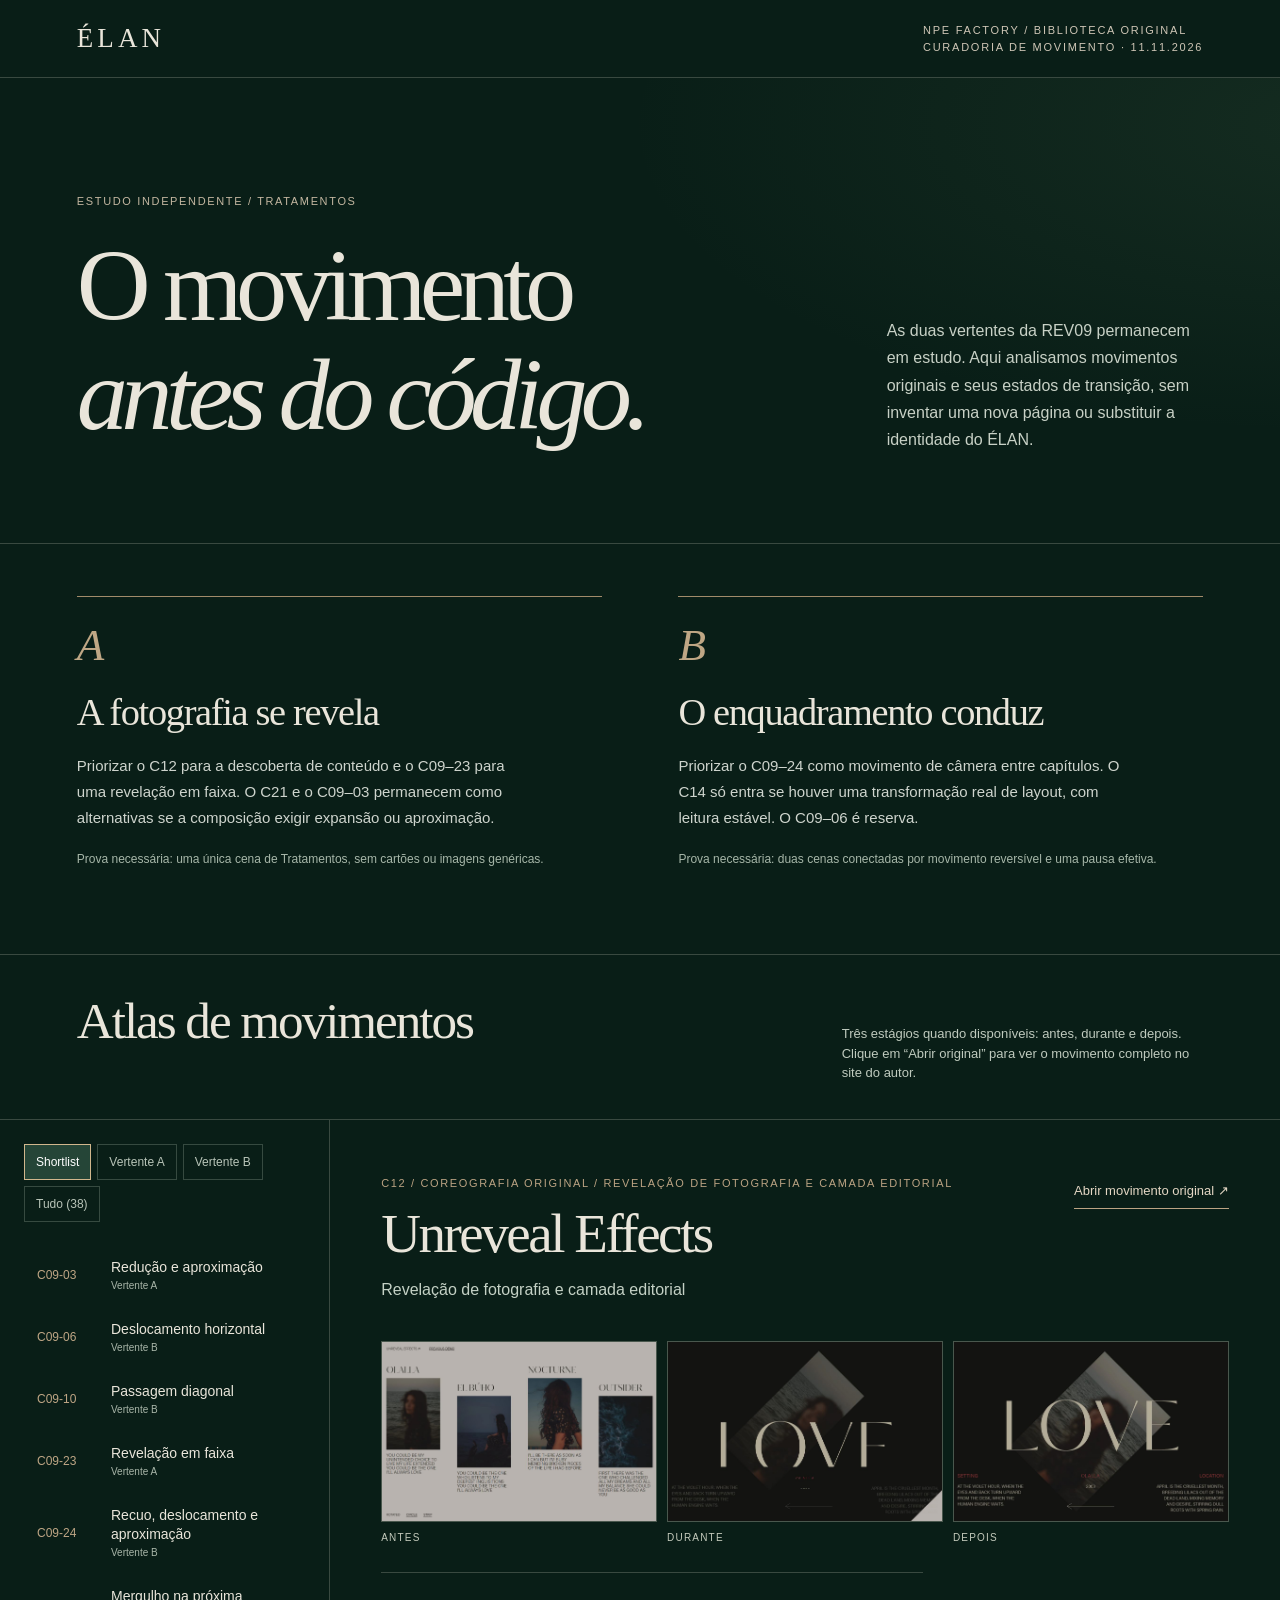
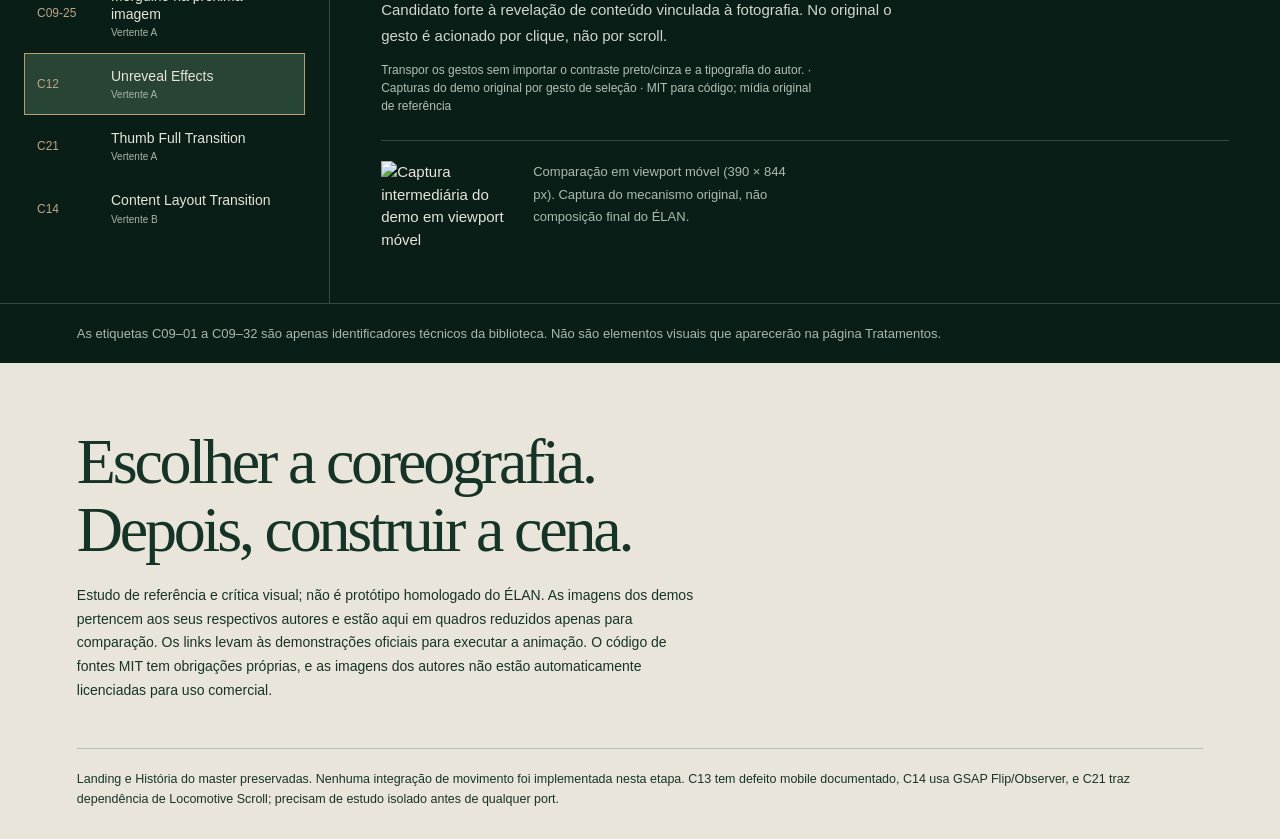
<file: index.html>
<!doctype html>
<html lang="pt-BR"><head><meta charset="UTF-8"><meta name="viewport" content="width=device-width, initial-scale=1"><meta name="robots" content="noindex,nofollow"><title>ÉLAN — Atlas de Movimento / Curadoria original</title>
<style>
:root{--forest:#153428;--deep:#091e17;--paper:#e9e5da;--gold:#af9675;--muted:#77867b;--line:rgba(236,231,217,.21)}*{box-sizing:border-box}html{scroll-behavior:smooth}body{margin:0;background:var(--deep);color:var(--paper);font:15px/1.5 "Segoe UI",Arial,sans-serif;-webkit-font-smoothing:antialiased}button,a{font:inherit;color:inherit}button{cursor:pointer}a{text-underline-offset:5px}button:focus-visible,a:focus-visible{outline:2px solid #dbbd8a;outline-offset:4px}figure,h1,h2,h3,p{margin:0}img{max-width:100%;display:block}
.top{padding:22px min(6vw,78px);display:flex;align-items:center;justify-content:space-between;gap:20px;border-bottom:1px solid var(--line)}.brand{font:normal 27px Georgia,serif;letter-spacing:.15em}.edition{font-size:11px;text-transform:uppercase;letter-spacing:.16em;color:#cfc6b6}
.hero{padding:clamp(62px,9vw,132px) min(6vw,78px) 90px;display:grid;grid-template-columns:minmax(0,1.4fr) minmax(200px,.65fr);gap:10vw;align-items:end;background:radial-gradient(ellipse 80% 95% at 105% 10%,rgba(103,143,100,.12),transparent 70%)}.eyebrow{display:block;font-size:11px;letter-spacing:.15em;text-transform:uppercase;color:#c4b7a1;margin-bottom:25px}.hero h1{font:normal clamp(60px,8vw,126px)/.99 Georgia,serif;letter-spacing:-.065em}.hero p{font-size:16px;color:#c8d1c6;max-width:48ch;line-height:1.7}.hero em{font:italic 400 1em Georgia,serif}
.overview{border-top:1px solid var(--line);padding:52px min(6vw,78px) 85px;display:grid;grid-template-columns:repeat(2,minmax(0,1fr));gap:clamp(24px,6vw,96px)}.approach{padding-top:22px;border-top:1px solid #a18b6a}.approach__letter{font:italic 45px Georgia,serif;color:#bfa785}.approach h2{font:normal clamp(28px,3vw,47px)/1.1 Georgia,serif;letter-spacing:-.035em;margin:20px 0}.approach p{color:#ced4cd;line-height:1.72;max-width:54ch}.approach small{display:block;font-size:12px;line-height:1.7;color:#a7b7a9;margin-top:18px}
.sectionhead{padding:36px min(6vw,78px);border-block:1px solid var(--line);display:flex;justify-content:space-between;gap:25px;align-items:baseline}.sectionhead h2{font:normal clamp(35px,4vw,56px) Georgia,serif;letter-spacing:-.04em}.sectionhead p{font-size:13px;max-width:50ch;color:#bfcabe}
.atlas{display:grid;grid-template-columns:minmax(260px,330px) minmax(0,1fr);gap:0;min-height:660px;max-width:1720px;margin:auto}.catalog{border-right:1px solid var(--line);padding:24px;display:flex;flex-direction:column;gap:6px;max-height:800px;overflow:auto;overscroll-behavior:contain}.filters{display:flex;gap:6px;flex-wrap:wrap;margin-bottom:16px}.filter{border:1px solid #91a29355;background:transparent;padding:8px 11px;color:#b8c4b8;font-size:12px}.filter[aria-pressed="true"]{border-color:#d1b78d;color:#fff;background:#254537}
.catalog-item{width:100%;text-align:left;padding:13px 12px;border:1px solid transparent;background:transparent;display:flex;align-items:center;gap:13px}.catalog-item:hover{background:#ffffff0c}.catalog-item[aria-pressed="true"]{border-color:#ba9d71;background:#274434}.catalog-item__id{width:61px;flex:0 0 61px;font-size:12px;color:#bfa685}.catalog-item__name{font-size:14px;line-height:1.3}.catalog-item__tag{display:block;color:#a9b6a9;font-size:10px;margin-top:3px}
.inspect{padding:clamp(27px,4vw,62px);min-width:0}.inspect__top{display:flex;justify-content:space-between;align-items:start;gap:25px}.inspect h3{font:normal clamp(36px,4.3vw,75px)/1.06 Georgia,serif;letter-spacing:-.045em;margin:12px 0 13px}.inspect__kind{font-size:11px;letter-spacing:.15em;text-transform:uppercase;color:#bba383}.inspect__desc{font-size:16px;line-height:1.6;max-width:64ch;color:#c4d1c5}.source-link{text-decoration:none;border-bottom:1px solid #bba383;padding-bottom:8px;white-space:nowrap;font-size:13px;color:#e4d7c4;display:inline-block;margin-top:10px}
.frames{display:grid;grid-template-columns:repeat(3,minmax(0,1fr));gap:10px;margin:39px 0 25px}.frame{position:relative;min-width:0}.frame img{width:100%;aspect-ratio:1050/690;object-fit:cover;border:1px solid #ffffff2b;background:#243529}.frame figcaption{color:#c4cabc;margin-top:8px;text-transform:uppercase;font-size:10px;letter-spacing:.12em}.frames.single{grid-template-columns:minmax(0,1fr);max-width:900px}.frames.single img{aspect-ratio:1050/690}.note{max-width:65ch;border-top:1px solid var(--line);padding:24px 0 0;margin-top:27px;color:#d3d7cc;line-height:1.7}.warn{color:#b4c1b5;font-size:12px;margin-top:13px;max-width:65ch}.mobile-shot{display:flex;align-items:start;gap:22px;margin-top:25px;border-top:1px solid var(--line);padding-top:20px}.mobile-shot img{max-height:260px;width:auto;max-width:130px;object-fit:contain}.mobile-shot p{font-size:13px;color:#acbdae;max-width:38ch;line-height:1.7}
.catalog-notice{padding:20px min(6vw,78px);color:#abb9ab;font-size:13px;border-top:1px solid var(--line)}.footer{background:var(--paper);color:var(--forest);padding:65px min(6vw,78px) 30px}.footer h2{font:normal clamp(37px,5vw,73px)/1.06 Georgia,serif;letter-spacing:-.05em;max-width:22ch}.footer p{margin-top:20px;font-size:14px;max-width:80ch;line-height:1.7}.footer small{display:block;margin-top:45px;border-top:1px solid #1f403140;padding-top:20px;line-height:1.6}
@media(max-width:890px){.hero{display:block}.hero p{margin-top:30px}.overview{grid-template-columns:1fr}.atlas{grid-template-columns:1fr}.catalog{max-height:none;border-right:0;border-bottom:1px solid var(--line);display:block;padding:19px;overflow-x:auto;white-space:nowrap}.catalog-item{display:inline-flex;width:170px;vertical-align:top;white-space:normal;margin:0 3px 8px 0}.filters{white-space:normal}.inspect{padding:29px 20px}.inspect__top{display:block}.source-link{margin-top:23px}}
@media(max-width:560px){.top{padding:20px}.hero{padding:70px 21px}.hero h1{font-size:clamp(52px,13vw,75px)}.overview{padding:45px 21px}.sectionhead{padding:30px 21px;display:block}.sectionhead p{margin-top:14px}.frames{gap:6px}.frame figcaption{font-size:9px}.inspect h3{font-size:47px}.mobile-shot img{max-height:220px}.edition{max-width:155px;text-align:right;font-size:10px}}
</style></head><body>
<header class="top"><div class="brand">ÉLAN</div><div class="edition">NPE Factory / Biblioteca original<br>Curadoria de movimento · 11.11.2026</div></header>
<main><section class="hero"><div><span class="eyebrow">Estudo independente / Tratamentos</span><h1>O movimento<br><em>antes do código.</em></h1></div><p>As duas vertentes da REV09 permanecem em estudo. Aqui analisamos movimentos originais e seus estados de transição, sem inventar uma nova página ou substituir a identidade do ÉLAN.</p></section>
<section class="overview" aria-label="Duas hipóteses curadas">
<div class="approach"><span class="approach__letter">A</span><h2>A fotografia se revela</h2><p>Priorizar o C12 para a descoberta de conteúdo e o C09–23 para uma revelação em faixa. O C21 e o C09–03 permanecem como alternativas se a composição exigir expansão ou aproximação.</p><small>Prova necessária: uma única cena de Tratamentos, sem cartões ou imagens genéricas.</small></div>
<div class="approach"><span class="approach__letter">B</span><h2>O enquadramento conduz</h2><p>Priorizar o C09–24 como movimento de câmera entre capítulos. O C14 só entra se houver uma transformação real de layout, com leitura estável. O C09–06 é reserva.</p><small>Prova necessária: duas cenas conectadas por movimento reversível e uma pausa efetiva.</small></div>
</section>
<section id="biblioteca"><div class="sectionhead"><h2>Atlas de movimentos</h2><p>Três estágios quando disponíveis: antes, durante e depois. Clique em “Abrir original” para ver o movimento completo no site do autor.</p></div>
<div class="atlas"><aside class="catalog" aria-label="Selecionar movimento"><div class="filters" role="group" aria-label="Filtrar movimentos"><button class="filter" data-filter="fav" aria-pressed="true">Shortlist</button><button class="filter" data-filter="A" aria-pressed="false">Vertente A</button><button class="filter" data-filter="B" aria-pressed="false">Vertente B</button><button class="filter" data-filter="all" aria-pressed="false">Tudo (38)</button></div><div id="motionList"></div></aside>
<div class="inspect" id="inspect" aria-live="polite"><div class="inspect__top"><div><span class="inspect__kind" id="inspectorKind"></span><h3 id="inspectorTitle"></h3></div><a id="originalLink" href="#" rel="noopener noreferrer" target="_blank" class="source-link">Abrir movimento original ↗</a></div>
<p class="inspect__desc" id="inspectorDesc"></p><div class="frames" id="inspectorFrames"></div><p class="note" id="inspectorNote"></p><p class="warn" id="inspectorWarn"></p><div class="mobile-shot" id="mobileShot" hidden><img id="mobileImage" alt="Captura intermediária do demo em viewport móvel"><p>Comparação em viewport móvel (390 × 844 px). Captura do mecanismo original, não composição final do ÉLAN.</p></div></div>
</div></section>
<p class="catalog-notice">As etiquetas C09–01 a C09–32 são apenas identificadores técnicos da biblioteca. Não são elementos visuais que aparecerão na página Tratamentos.</p>
</main><footer class="footer"><h2>Escolher a coreografia. Depois, construir a cena.</h2><p>Estudo de referência e crítica visual; não é protótipo homologado do ÉLAN. As imagens dos demos pertencem aos seus respectivos autores e estão aqui em quadros reduzidos apenas para comparação. Os links levam às demonstrações oficiais para executar a animação. O código de fontes MIT tem obrigações próprias, e as imagens dos autores não estão automaticamente licenciadas para uso comercial.</p><small>Landing e História do master preservadas. Nenhuma integração de movimento foi implementada nesta etapa. C13 tem defeito mobile documentado, C14 usa GSAP Flip/Observer, e C21 traz dependência de Locomotive Scroll; precisam de estudo isolado antes de qualquer port.</small></footer>
<script>
const motions=[{"id":"C09 · 01","code":"C09-01","category":"Slideshow / Paralaxe vertical","title":"Paralaxe vertical","description":"The slides push vertically while their images move at a slower pace, in parallax.","notes":"Repertório disponível; não selecionado para as duas aberturas nesta etapa.","focus":"all","images":[{"stage":"mid","src":"media/c09-01-mid.jpg"}],"mobile":"","origin":"https://tympanus.net/Development/SlideshowAnimations/","licence":"MIT para código; mídia do demo não liberada automaticamente","state":"Capturas feitas no original acionando próximo","mobileTest":false},{"id":"C09 · 02","code":"C09-02","category":"Slideshow / Vertical inclinado","title":"Vertical inclinado","description":"The slides push vertically, their images stretched tall and tilted as they move.","notes":"Repertório disponível; não selecionado para as duas aberturas nesta etapa.","focus":"all","images":[{"stage":"mid","src":"media/c09-02-mid.jpg"}],"mobile":"","origin":"https://tympanus.net/Development/SlideshowAnimations/index2.html","licence":"MIT para código; mídia do demo não liberada automaticamente","state":"Capturas feitas no original acionando próximo","mobileTest":false},{"id":"C09 · 03","code":"C09-03","category":"Slideshow / Redução e aproximação","title":"Redução e aproximação","description":"The current slide shrinks while its image zooms in, and the next slides in over it.","notes":"Explorar se a imagem ganha presença sem virar uma sequência de cards.","focus":"A","images":[{"stage":"before","src":"media/c09-03-before.jpg"},{"stage":"mid","src":"media/c09-03-mid.jpg"},{"stage":"after","src":"media/c09-03-after.jpg"}],"mobile":"media/c09-03-mobile.jpg","origin":"https://tympanus.net/Development/SlideshowAnimations/index3.html","licence":"MIT para código; mídia do demo não liberada automaticamente","state":"Capturas feitas no original acionando próximo","mobileTest":true},{"id":"C09 · 04","code":"C09-04","category":"Slideshow / Deriva e dissolução","title":"Deriva e dissolução","description":"The current slide shrinks, drifts and fades as the next rises in with its image in parallax.","notes":"Reserva: depende do enquadramento e da finalidade da passagem.","focus":"study","images":[{"stage":"before","src":"media/c09-04-before.jpg"},{"stage":"mid","src":"media/c09-04-mid.jpg"},{"stage":"after","src":"media/c09-04-after.jpg"}],"mobile":"","origin":"https://tympanus.net/Development/SlideshowAnimations/index4.html","licence":"MIT para código; mídia do demo não liberada automaticamente","state":"Capturas feitas no original acionando próximo","mobileTest":false},{"id":"C09 · 05","code":"C09-05","category":"Slideshow / Inclinação e saída","title":"Inclinação e saída","description":"The current slide shrinks, tilts and flies off as the next comes up from below.","notes":"Repertório disponível; não selecionado para as duas aberturas nesta etapa.","focus":"all","images":[{"stage":"mid","src":"media/c09-05-mid.jpg"}],"mobile":"","origin":"https://tympanus.net/Development/SlideshowAnimations/index5.html","licence":"MIT para código; mídia do demo não liberada automaticamente","state":"Capturas feitas no original acionando próximo","mobileTest":false},{"id":"C09 · 06","code":"C09-06","category":"Slideshow / Deslocamento horizontal","title":"Deslocamento horizontal","description":"The slides push sideways, their images stretched wide as they move.","notes":"Explorar a continuidade fotográfica com pausas de leitura.","focus":"B","images":[{"stage":"before","src":"media/c09-06-before.jpg"},{"stage":"mid","src":"media/c09-06-mid.jpg"},{"stage":"after","src":"media/c09-06-after.jpg"}],"mobile":"media/c09-06-mobile.jpg","origin":"https://tympanus.net/Development/SlideshowAnimations/index6.html","licence":"MIT para código; mídia do demo não liberada automaticamente","state":"Capturas feitas no original acionando próximo","mobileTest":true},{"id":"C09 · 07","code":"C09-07","category":"Slideshow / Expansão com clarão","title":"Expansão com clarão","description":"The next slide grows from nothing over the current one, its image flashing bright.","notes":"Repertório disponível; não selecionado para as duas aberturas nesta etapa.","focus":"all","images":[{"stage":"mid","src":"media/c09-07-mid.jpg"}],"mobile":"","origin":"https://tympanus.net/Development/SlideshowAnimations/index7.html","licence":"MIT para código; mídia do demo não liberada automaticamente","state":"Capturas feitas no original acionando próximo","mobileTest":false},{"id":"C09 · 08","code":"C09-08","category":"Slideshow / Miniatura se expande","title":"Miniatura se expande","description":"The next image flies in as a small card stretched wide, then grows to fill the screen.","notes":"Repertório disponível; não selecionado para as duas aberturas nesta etapa.","focus":"all","images":[{"stage":"mid","src":"media/c09-08-mid.jpg"}],"mobile":"","origin":"https://tympanus.net/Development/SlideshowAnimations/index8.html","licence":"MIT para código; mídia do demo não liberada automaticamente","state":"Capturas feitas no original acionando próximo","mobileTest":false},{"id":"C09 · 09","code":"C09-09","category":"Slideshow / Giro de cena","title":"Giro de cena","description":"The current slide spins down to nothing as the next one turns in.","notes":"Repertório disponível; não selecionado para as duas aberturas nesta etapa.","focus":"all","images":[{"stage":"mid","src":"media/c09-09-mid.jpg"}],"mobile":"","origin":"https://tympanus.net/Development/SlideshowAnimations/index9.html","licence":"MIT para código; mídia do demo não liberada automaticamente","state":"Capturas feitas no original acionando próximo","mobileTest":false},{"id":"C09 · 10","code":"C09-10","category":"Slideshow / Passagem diagonal","title":"Passagem diagonal","description":"The next slide comes in diagonally while the current one drifts the other way and fades.","notes":"Explorar a continuidade fotográfica com pausas de leitura.","focus":"B","images":[{"stage":"before","src":"media/c09-10-before.jpg"},{"stage":"mid","src":"media/c09-10-mid.jpg"},{"stage":"after","src":"media/c09-10-after.jpg"}],"mobile":"media/c09-10-mobile.jpg","origin":"https://tympanus.net/Development/SlideshowAnimations/index10.html","licence":"MIT para código; mídia do demo não liberada automaticamente","state":"Capturas feitas no original acionando próximo","mobileTest":true},{"id":"C09 · 11","code":"C09-11","category":"Slideshow / Cortina monocromática","title":"Cortina monocromática","description":"A coloured block sweeps vertically between the two slides.","notes":"Repertório disponível; não selecionado para as duas aberturas nesta etapa.","focus":"all","images":[{"stage":"mid","src":"media/c09-11-mid.jpg"}],"mobile":"","origin":"https://tympanus.net/Development/SlideshowAnimations/index11.html","licence":"MIT para código; mídia do demo não liberada automaticamente","state":"Captura em 1,5s ainda mostra a cobertura de transição","mobileTest":false},{"id":"C09 · 12","code":"C09-12","category":"Slideshow / Três cortinas","title":"Três cortinas","description":"Three coloured blocks sweep across one after another, uncovering the next slide.","notes":"Repertório disponível; não selecionado para as duas aberturas nesta etapa.","focus":"all","images":[{"stage":"mid","src":"media/c09-12-mid.jpg"}],"mobile":"","origin":"https://tympanus.net/Development/SlideshowAnimations/index12.html","licence":"MIT para código; mídia do demo não liberada automaticamente","state":"Capturas feitas no original acionando próximo","mobileTest":false},{"id":"C09 · 13","code":"C09-13","category":"Slideshow / Virada em profundidade","title":"Virada em profundidade","description":"The current slide slides out as the next one flips in from far back.","notes":"Repertório disponível; não selecionado para as duas aberturas nesta etapa.","focus":"all","images":[{"stage":"mid","src":"media/c09-13-mid.jpg"}],"mobile":"","origin":"https://tympanus.net/Development/SlideshowAnimations/index13.html","licence":"MIT para código; mídia do demo não liberada automaticamente","state":"Capturas feitas no original acionando próximo","mobileTest":false},{"id":"C09 · 14","code":"C09-14","category":"Slideshow / Abre pelas laterais","title":"Abre pelas laterais","description":"The current slide collapses sideways while the next opens from the other side.","notes":"Repertório disponível; não selecionado para as duas aberturas nesta etapa.","focus":"all","images":[{"stage":"mid","src":"media/c09-14-mid.jpg"}],"mobile":"","origin":"https://tympanus.net/Development/SlideshowAnimations/index14.html","licence":"MIT para código; mídia do demo não liberada automaticamente","state":"Capturas feitas no original acionando próximo","mobileTest":false},{"id":"C09 · 15","code":"C09-15","category":"Slideshow / Obturador superior/inferior","title":"Obturador superior/inferior","description":"Two dark blocks close in from the top and bottom, then part to reveal the next slide.","notes":"Reserva: depende do enquadramento e da finalidade da passagem.","focus":"study","images":[{"stage":"before","src":"media/c09-15-before.jpg"},{"stage":"mid","src":"media/c09-15-mid.jpg"},{"stage":"after","src":"media/c09-15-after.jpg"}],"mobile":"media/c09-15-mobile.jpg","origin":"https://tympanus.net/Development/SlideshowAnimations/index15.html","licence":"MIT para código; mídia do demo não liberada automaticamente","state":"Capturas feitas no original acionando próximo","mobileTest":true},{"id":"C09 · 16","code":"C09-16","category":"Slideshow / Seis painéis","title":"Seis painéis","description":"Six coloured panels close in from both sides in pairs, then part to reveal the next slide.","notes":"Repertório disponível; não selecionado para as duas aberturas nesta etapa.","focus":"all","images":[{"stage":"mid","src":"media/c09-16-mid.jpg"}],"mobile":"","origin":"https://tympanus.net/Development/SlideshowAnimations/index16.html","licence":"MIT para código; mídia do demo não liberada automaticamente","state":"Capturas feitas no original acionando próximo","mobileTest":false},{"id":"C09 · 17","code":"C09-17","category":"Slideshow / Folha que se dobra","title":"Folha que se dobra","description":"The image lifts from a corner and rolls back like a sheet of paper, uncovering the next.","notes":"Repertório disponível; não selecionado para as duas aberturas nesta etapa.","focus":"all","images":[{"stage":"mid","src":"media/c09-17-mid.jpg"}],"mobile":"","origin":"https://tympanus.net/Development/SlideshowAnimations/index17.html","licence":"MIT para código; mídia do demo não liberada automaticamente","state":"Capturas feitas no original acionando próximo","mobileTest":false},{"id":"C09 · 18","code":"C09-18","category":"Slideshow / Fotografia que se revela","title":"Fotografia que se revela","description":"The photo bleaches out to blank paper and the next develops on it, like a print in the tray.","notes":"Repertório disponível; não selecionado para as duas aberturas nesta etapa.","focus":"all","images":[{"stage":"mid","src":"media/c09-18-mid.jpg"}],"mobile":"","origin":"https://tympanus.net/Development/SlideshowAnimations/index18.html","licence":"MIT para código; mídia do demo não liberada automaticamente","state":"Capturas feitas no original acionando próximo","mobileTest":false},{"id":"C09 · 19","code":"C09-19","category":"Slideshow / Fluxo de duas tonalidades","title":"Fluxo de duas tonalidades","description":"The image turns into a two-tone print whose shapes flow into the next image's.","notes":"Repertório disponível; não selecionado para as duas aberturas nesta etapa.","focus":"all","images":[{"stage":"mid","src":"media/c09-19-mid.jpg"}],"mobile":"","origin":"https://tympanus.net/Development/SlideshowAnimations/index19.html","licence":"MIT para código; mídia do demo não liberada automaticamente","state":"Capturas feitas no original acionando próximo","mobileTest":false},{"id":"C09 · 20","code":"C09-20","category":"Slideshow / Pixels rearranjados","title":"Pixels rearranjados","description":"The next image is rebuilt from the current one's pixels, each flying to a place of the same brightness.","notes":"Repertório disponível; não selecionado para as duas aberturas nesta etapa.","focus":"all","images":[{"stage":"mid","src":"media/c09-20-mid.jpg"}],"mobile":"","origin":"https://tympanus.net/Development/SlideshowAnimations/index20.html","licence":"MIT para código; mídia do demo não liberada automaticamente","state":"Capturas feitas no original acionando próximo","mobileTest":false},{"id":"C09 · 21","code":"C09-21","category":"Slideshow / Erosão em partículas","title":"Erosão em partículas","description":"The image erodes into grains of sand that the wind carries away, uncovering the next.","notes":"Repertório disponível; não selecionado para as duas aberturas nesta etapa.","focus":"all","images":[{"stage":"mid","src":"media/c09-21-mid.jpg"}],"mobile":"","origin":"https://tympanus.net/Development/SlideshowAnimations/index21.html","licence":"MIT para código; mídia do demo não liberada automaticamente","state":"Capturas feitas no original acionando próximo","mobileTest":false},{"id":"C09 · 22","code":"C09-22","category":"Slideshow / Transição líquida","title":"Transição líquida","description":"The image turns liquid and is stirred, and the next one settles out of the flow.","notes":"Repertório disponível; não selecionado para as duas aberturas nesta etapa.","focus":"all","images":[{"stage":"mid","src":"media/c09-22-mid.jpg"}],"mobile":"","origin":"https://tympanus.net/Development/SlideshowAnimations/index22.html","licence":"MIT para código; mídia do demo não liberada automaticamente","state":"Capturas feitas no original acionando próximo","mobileTest":false},{"id":"C09 · 23","code":"C09-23","category":"Slideshow / Revelação em faixa","title":"Revelação em faixa","description":"The next image opens out of a narrow band that straightens and widens across the screen.","notes":"Explorar se a imagem ganha presença sem virar uma sequência de cards.","focus":"A","images":[{"stage":"before","src":"media/c09-23-before.jpg"},{"stage":"mid","src":"media/c09-23-mid.jpg"},{"stage":"after","src":"media/c09-23-after.jpg"}],"mobile":"media/c09-23-mobile.jpg","origin":"https://tympanus.net/Development/SlideshowAnimations/index23.html","licence":"MIT para código; mídia do demo não liberada automaticamente","state":"Capturas feitas no original acionando próximo","mobileTest":true},{"id":"C09 · 24","code":"C09-24","category":"Slideshow / Recuo, deslocamento e aproximação","title":"Recuo, deslocamento e aproximação","description":"The view pulls back, pans across to the next image and pushes in on it.","notes":"Explorar a continuidade fotográfica com pausas de leitura.","focus":"B","images":[{"stage":"before","src":"media/c09-24-before.jpg"},{"stage":"mid","src":"media/c09-24-mid.jpg"},{"stage":"after","src":"media/c09-24-after.jpg"}],"mobile":"media/c09-24-mobile.jpg","origin":"https://tympanus.net/Development/SlideshowAnimations/index24.html","licence":"MIT para código; mídia do demo não liberada automaticamente","state":"Capturas feitas no original acionando próximo","mobileTest":true},{"id":"C09 · 25","code":"C09-25","category":"Slideshow / Mergulho na próxima imagem","title":"Mergulho na próxima imagem","description":"The next image appears as a small picture inside the current one, and the view dives into it.","notes":"Explorar se a imagem ganha presença sem virar uma sequência de cards.","focus":"A","images":[{"stage":"before","src":"media/c09-25-before.jpg"},{"stage":"mid","src":"media/c09-25-mid.jpg"},{"stage":"after","src":"media/c09-25-after.jpg"}],"mobile":"media/c09-25-mobile.jpg","origin":"https://tympanus.net/Development/SlideshowAnimations/index25.html","licence":"MIT para código; mídia do demo não liberada automaticamente","state":"Capturas feitas no original acionando próximo","mobileTest":true},{"id":"C09 · 26","code":"C09-26","category":"Slideshow / Cinco colunas","title":"Cinco colunas","description":"The next image rises in five columns, the middle ones first.","notes":"Repertório disponível; não selecionado para as duas aberturas nesta etapa.","focus":"all","images":[{"stage":"mid","src":"media/c09-26-mid.jpg"}],"mobile":"","origin":"https://tympanus.net/Development/SlideshowAnimations/index26.html","licence":"MIT para código; mídia do demo não liberada automaticamente","state":"Capturas feitas no original acionando próximo","mobileTest":false},{"id":"C09 · 27","code":"C09-27","category":"Slideshow / Corte diagonal","title":"Corte diagonal","description":"The current image is cut on a slant and its halves shear apart, uncovering the next.","notes":"Reserva: depende do enquadramento e da finalidade da passagem.","focus":"study","images":[{"stage":"before","src":"media/c09-27-before.jpg"},{"stage":"mid","src":"media/c09-27-mid.jpg"},{"stage":"after","src":"media/c09-27-after.jpg"}],"mobile":"media/c09-27-mobile.jpg","origin":"https://tympanus.net/Development/SlideshowAnimations/index27.html","licence":"MIT para código; mídia do demo não liberada automaticamente","state":"Capturas feitas no original acionando próximo","mobileTest":true},{"id":"C09 · 28","code":"C09-28","category":"Slideshow / Quatro quadrantes","title":"Quatro quadrantes","description":"The next image arrives in four quarters that fly in from the corners and lock together.","notes":"Repertório disponível; não selecionado para as duas aberturas nesta etapa.","focus":"all","images":[{"stage":"mid","src":"media/c09-28-mid.jpg"}],"mobile":"","origin":"https://tympanus.net/Development/SlideshowAnimations/index28.html","licence":"MIT para código; mídia do demo não liberada automaticamente","state":"Capturas feitas no original acionando próximo","mobileTest":false},{"id":"C09 · 29","code":"C09-29","category":"Slideshow / Dobradiça","title":"Dobradiça","description":"The current image tips over a bottom corner and falls away, uncovering the next.","notes":"Repertório disponível; não selecionado para as duas aberturas nesta etapa.","focus":"all","images":[{"stage":"mid","src":"media/c09-29-mid.jpg"}],"mobile":"","origin":"https://tympanus.net/Development/SlideshowAnimations/index29.html","licence":"MIT para código; mídia do demo não liberada automaticamente","state":"Capturas feitas no original acionando próximo","mobileTest":false},{"id":"C09 · 30","code":"C09-30","category":"Slideshow / Portas se abrem","title":"Portas se abrem","description":"The current image splits into two doors that swing open, revealing the next.","notes":"Repertório disponível; não selecionado para as duas aberturas nesta etapa.","focus":"all","images":[{"stage":"mid","src":"media/c09-30-mid.jpg"}],"mobile":"media/c09-30-mobile.jpg","origin":"https://tympanus.net/Development/SlideshowAnimations/index30.html","licence":"MIT para código; mídia do demo não liberada automaticamente","state":"Capturas feitas no original acionando próximo","mobileTest":true},{"id":"C09 · 31","code":"C09-31","category":"Slideshow / Chevron cromático","title":"Chevron cromático","description":"A red chevron sweeps across and the next image follows right behind it.","notes":"Repertório disponível; não selecionado para as duas aberturas nesta etapa.","focus":"all","images":[{"stage":"mid","src":"media/c09-31-mid.jpg"}],"mobile":"","origin":"https://tympanus.net/Development/SlideshowAnimations/index31.html","licence":"MIT para código; mídia do demo não liberada automaticamente","state":"Capturas feitas no original acionando próximo","mobileTest":false},{"id":"C09 · 32","code":"C09-32","category":"Slideshow / Cubo tridimensional","title":"Cubo tridimensional","description":"The two slides turn as the faces of a cube.","notes":"Repertório disponível; não selecionado para as duas aberturas nesta etapa.","focus":"all","images":[{"stage":"mid","src":"media/c09-32-mid.jpg"}],"mobile":"","origin":"https://tympanus.net/Development/SlideshowAnimations/index32.html","licence":"MIT para código; mídia do demo não liberada automaticamente","state":"Capturas feitas no original acionando próximo","mobileTest":false},{"code":"C12","id":"C12","title":"Unreveal Effects","category":"Coreografia original / Revelação de fotografia e camada editorial","description":"Revelação de fotografia e camada editorial","focus":"A","notes":"Candidato forte à revelação de conteúdo vinculada à fotografia. No original o gesto é acionado por clique, não por scroll.","origin":"https://tympanus.net/Development/UnrevealEffects/","risk":"Transpor os gestos sem importar o contraste preto/cinza e a tipografia do autor.","images":[{"stage":"before","src":"media/C12-before.jpg"},{"stage":"mid","src":"media/C12-mid.jpg"},{"stage":"after","src":"media/C12-after.jpg"}],"mobile":"","mobileTest":false,"licence":"MIT para código; mídia original de referência","state":"Capturas do demo original por gesto de seleção"},{"code":"C21","id":"C21","title":"Thumb Full Transition","category":"Coreografia original / Uma única foto amplia e preserva continuidade","description":"Uma única foto amplia e preserva continuidade","focus":"A","notes":"Alternativa para transformar uma imagem contida na cena principal; não deve virar galeria genérica.","origin":"https://tympanus.net/Development/ThumbFullTransition/","risk":"Locomotive Scroll e arquitetura de página próprias; requer isolamento técnico.","images":[{"stage":"before","src":"media/C21-before.jpg"},{"stage":"mid","src":"media/C21-mid.jpg"},{"stage":"after","src":"media/C21-after.jpg"}],"mobile":"","mobileTest":false,"licence":"MIT para código; mídia original de referência","state":"Capturas do demo original por gesto de seleção"},{"code":"C14","id":"C14","title":"Content Layout Transition","category":"Coreografia original / Reorganização espacial com retorno","description":"Reorganização espacial com retorno","focus":"B","notes":"Candidato forte se a cena precisar realmente reorganizar fotografia e texto. Não basta substituir por um fade.","origin":"https://tympanus.net/Development/ContentLayoutTransition/","risk":"GSAP Flip/Observer captura eventos; incompatível com outro motor de scroll sem adaptação.","images":[{"stage":"before","src":"media/C14-before.jpg"},{"stage":"mid","src":"media/C14-mid.jpg"},{"stage":"after","src":"media/C14-after.jpg"}],"mobile":"","mobileTest":false,"licence":"MIT para código; mídia original de referência","state":"Capturas do demo original por gesto de seleção"},{"code":"C13","id":"C13","title":"Cover Page Transition","category":"Coreografia original / Uma superfície encobre para revelar outra","description":"Uma superfície encobre para revelar outra","focus":"study","notes":"Reservar para passagem de capítulo ou rota, sem alterar o estado final aprovado da Landing/História.","origin":"https://tympanus.net/codrops/2022/07/06/how-to-create-a-cover-page-transition/","risk":"Falha mobile de imagem com altura zero documentada na biblioteca; a falha não foi aprovada.","images":[{"stage":"before","src":"media/C13-before.jpg"},{"stage":"mid","src":"media/C13-mid.jpg"},{"stage":"after","src":"media/C13-after.jpg"}],"mobile":"","mobileTest":false,"licence":"MIT para código; mídia original de referência","state":"Capturas do demo original por gesto de seleção"},{"code":"C16","id":"C16","title":"SVG Path Horizontal","category":"Coreografia original / Trajetória orgânica entre superfícies","description":"Trajetória orgânica entre superfícies","focus":"study","notes":"Boa transição pontual, não padrão para toda cena.","origin":"https://tympanus.net/Sketches/022-svg-path-page-transition-horizontal/","risk":"Exige campo visual real nos estados de entrada/saída.","images":[{"stage":"before","src":"media/C16-before.jpg"},{"stage":"mid","src":"media/C16-mid.jpg"},{"stage":"after","src":"media/C16-after.jpg"}],"mobile":"","mobileTest":false,"licence":"MIT para código; mídia original de referência","state":"Capturas do demo original por gesto de seleção"},{"code":"C07","id":"C07","title":"Repeating Image Transition","category":"Coreografia original / Repetição de imagem como clímax","description":"Repetição de imagem como clímax","focus":"study","notes":"Reservado a uma única transição excepcional; aplicado em sequência fica mais chamativo que o conteúdo.","origin":"https://tympanus.net/Development/RepeatingImageTransition/","risk":"Padrões repetitivos podem competir com a fotografia e causar excesso.","images":[{"stage":"before","src":"media/C07-before.jpg"},{"stage":"mid","src":"media/C07-mid.jpg"},{"stage":"after","src":"media/C07-after.jpg"}],"mobile":"","mobileTest":false,"licence":"MIT para código; mídia original de referência","state":"Capturas do demo original por gesto de seleção"}];
let selected='C12',filter='fav';
const $=x=>document.getElementById(x);
const stageNames={before:'Antes',mid:'Durante',after:'Depois'};
function currentList(){
 if(filter==='all')return motions;
 if(filter==='A')return motions.filter(m=>m.focus==='A');
 if(filter==='B')return motions.filter(m=>m.focus==='B');
 return motions.filter(m=>m.focus==='A'||m.focus==='B');
}
function renderList(){
 const list=$('motionList');list.replaceChildren();
 for(const m of currentList()){
  const btn=document.createElement('button');
  btn.className='catalog-item';btn.type='button';btn.setAttribute('aria-pressed',String(selected===m.code));
  const code=document.createElement('span');code.className='catalog-item__id';code.textContent=m.code;
  const label=document.createElement('span');label.className='catalog-item__name';label.textContent=m.title;
  const tag=document.createElement('small');tag.className='catalog-item__tag';tag.textContent=m.focus==='A'?'Vertente A':m.focus==='B'?'Vertente B':m.focus==='study'?'Reserva':'Catálogo completo';
  label.append(tag);btn.append(code,label);btn.addEventListener('click',()=>select(m.code));list.append(btn);
 }
}
function select(code){
 const m=motions.find(x=>x.code===code);if(!m)return;selected=code;renderList();
 $('inspectorKind').textContent=m.code+' / '+m.category;
 $('inspectorTitle').textContent=m.title;
 $('inspectorDesc').textContent=m.description;
 $('originalLink').href=m.origin;$('inspectorNote').textContent=m.notes;
 $('inspectorWarn').textContent=[m.risk,m.state,m.licence].filter(Boolean).join(' · ');
 const frames=$('inspectorFrames');frames.replaceChildren();frames.className=m.images.length===1?'frames single':'frames';
 for(const it of m.images){const fig=document.createElement('figure');fig.className='frame';const img=document.createElement('img');img.src=it.src;img.alt='Estado '+(stageNames[it.stage]||it.stage)+' do movimento '+m.code;img.loading='lazy';const cap=document.createElement('figcaption');cap.textContent=stageNames[it.stage]||it.stage;fig.append(img,cap);frames.append(fig);}
 const mobile=$('mobileShot');mobile.hidden=!m.mobile;if(m.mobile)$('mobileImage').src=m.mobile;
}
document.querySelectorAll('[data-filter]').forEach(b=>b.addEventListener('click',()=>{filter=b.dataset.filter;for(const x of document.querySelectorAll('[data-filter]'))x.setAttribute('aria-pressed',String(x===b));if(!currentList().some(m=>m.code===selected))selected=currentList()[0]?.code||'C12';select(selected)}));
select(selected);
</script></body></html>
</file>
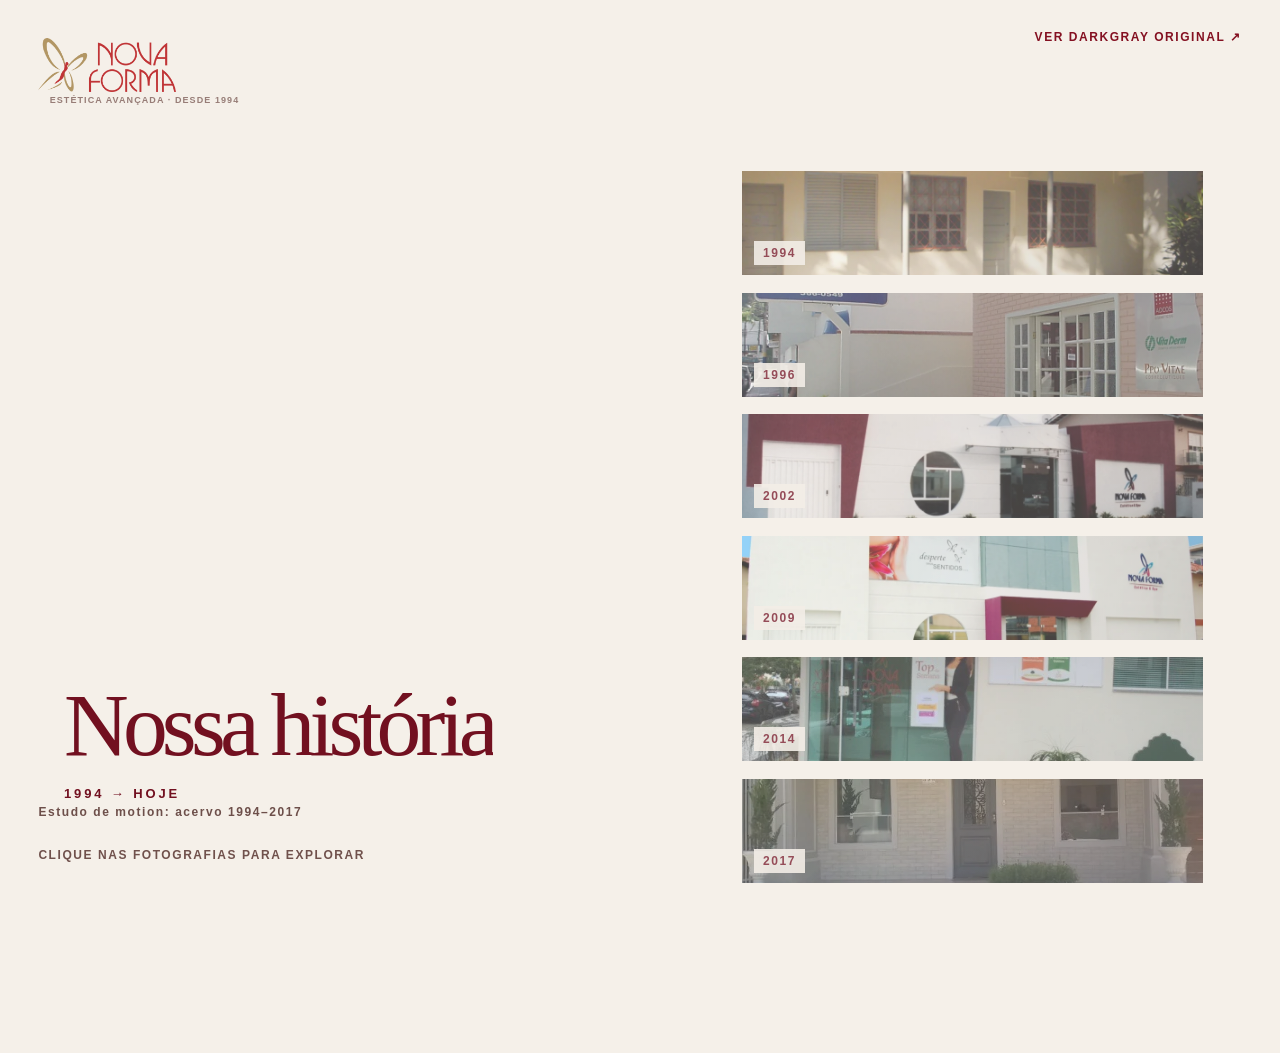
<file: darkgray-historia-c14/index.html>
<!DOCTYPE html><html lang="pt-BR" class="no-js"><head><meta name="robots" content="noindex,nofollow"><meta charset="utf-8"><meta name="viewport" content="width=device-width, initial-scale=1"><title>Nova Forma · História em movimento | Estudo C14</title><meta name="description" content="An experimental layout transition where a stack of images animates to a gallery view, showing some more content."><meta name="keywords" content="stack, layout transition, menu, gallery, gsap, javascript"><meta name="author" content="Codrops"><link rel="stylesheet" type="text/css" href="index.d73f7ad5.css"><link rel="stylesheet" href="darkgray-motion.css"><script>document.documentElement.className="js";var supportsCssVars=function(){var e,t=document.createElement("style");return t.innerHTML="root: { --tmp-var: bold; }",document.head.appendChild(t),e=!!(window.CSS&&window.CSS.supports&&window.CSS.supports("font-weight","var(--tmp-var)")),t.parentNode.removeChild(t),e};supportsCssVars()||alert("Please view this demo in a modern browser that supports CSS Variables.");</script></head><body class="demo-1 loading"> <main> <div class="frame"> <div class="frame__title"> <h1 class="frame__title-main">Estudo de motion: acervo 1994–2017</h1> <a class="frame__title-back" href="https://darkgray-rail-906160.hostingersite.com/#tempo">VER DARKGRAY ORIGINAL ↗</a> <br> <span class="frame__title-prev">CLIQUE NAS FOTOGRAFIAS PARA EXPLORAR</span> </div> <div class="frame__logo"> <div class="frame__logo-title"><img class="frame__logo-image" src="nova-forma-logo.png" alt="Nova Forma"></div> <span class="frame__logo-subtitle">ESTÉTICA AVANÇADA · DESDE 1994</span> </div> </div> <div class="content"> <article class="content__item"><h2 class="content__item-title"><span class="oh"><span class="oh__inner">Onde tudo</span></span><span class="oh"><span class="oh__inner">começou.</span></span></h2><div class="content__item-description"><p class="oh"><strong class="oh__inner">1994 · Acervo Nova Forma</strong></p><p class="oh"><span class="oh__inner">No ano de 1994 iniciamos as nossas atividades em um espaço pequeno e simples na cidade de Balneário Camboriú/SC, onde fomos conquistando as nossas primeiras clientes, das quais muitas até hoje atendemos.</span></p></div></article><article class="content__item"><h2 class="content__item-title"><span class="oh"><span class="oh__inner">Primeiros</span></span><span class="oh"><span class="oh__inner">passos.</span></span></h2><div class="content__item-description"><p class="oh"><strong class="oh__inner">1996 · Acervo Nova Forma</strong></p><p class="oh"><span class="oh__inner">No ano de 1996, com o crescimento da empresa, vimos a necessidade de ampliar o nosso espaço físico, aumentar a nossa equipe e as opções de tratamentos oferecidos.</span></p></div></article><article class="content__item"><h2 class="content__item-title"><span class="oh"><span class="oh__inner">Uma sede</span></span><span class="oh"><span class="oh__inner">própria.</span></span></h2><div class="content__item-description"><p class="oh"><strong class="oh__inner">2002 · Acervo Nova Forma</strong></p><p class="oh"><span class="oh__inner">Em 2002 adquirimos a nossa sede própria, com um espaço ainda maior, uma equipe mais completa e um ambiente projetado e pensado para atender às necessidades de cada cliente de forma muito especial.</span></p></div></article><article class="content__item"><h2 class="content__item-title"><span class="oh"><span class="oh__inner">Mais espaço</span></span><span class="oh"><span class="oh__inner">para cuidar.</span></span></h2><div class="content__item-description"><p class="oh"><strong class="oh__inner">2009 · Acervo Nova Forma</strong></p><p class="oh"><span class="oh__inner">No ano de 2009, com a grande demanda, vimos a necessidade de ampliar ainda mais as nossas instalações e, com isso, oferecer um espaço ainda maior e uma grande gama de serviços de estética, saúde e bem estar.</span></p></div></article><article class="content__item"><h2 class="content__item-title"><span class="oh"><span class="oh__inner">Atendimento</span></span><span class="oh"><span class="oh__inner">mais próximo.</span></span></h2><div class="content__item-description"><p class="oh"><strong class="oh__inner">2014 · Acervo Nova Forma</strong></p><p class="oh"><span class="oh__inner">No ano de 2014 realizamos uma reformulação no nosso formato de atendimento, visando uma relação ainda mais próxima e individual com cada cliente e desenvolvendo protocolos exclusivos de tratamentos.</span></p></div></article><article class="content__item"><h2 class="content__item-title"><span class="oh"><span class="oh__inner">A casa</span></span><span class="oh"><span class="oh__inner">de hoje.</span></span></h2><div class="content__item-description"><p class="oh"><strong class="oh__inner">2017 · Acervo Nova Forma</strong></p><p class="oh"><span class="oh__inner">Em 2017, visando proporcionar às clientes um espaço mais moderno e mais adequado às necessidades atuais, entramos no nosso atual endereço, que conta com um espaço agradável, salas diferenciadas, diversos tratamentos exclusivos, equipamentos modernos e tecnologia de ponta.</span></p></div></article><button class="content__back unbutton"> <svg aria-hidden="true" width="16px" height="16px" viewbox="0 0 24 24" fill="none" xmlns="http://www.w3.org/2000/svg"> <path d="M11.4939 20.5644C11.1821 20.8372 10.7083 20.8056 10.4356 20.4939L3.43557 12.4939C3.18814 12.2111 3.18814 11.7889 3.43557 11.5061L10.4356 3.50613C10.7083 3.1944 11.1822 3.16281 11.4939 3.43557C11.8056 3.70834 11.8372 4.18216 11.5644 4.49388L5.65283 11.25L20 11.25C20.4142 11.25 20.75 11.5858 20.75 12C20.75 12.4142 20.4142 12.75 20 12.75L5.65283 12.75L11.5644 19.5061C11.8372 19.8179 11.8056 20.2917 11.4939 20.5644Z"></path> </svg> <span class="oh__inner">Voltar</span> </button> <nav class="content__nav-wrap"> <button class="content__nav content__nav--prev unbutton"> <svg width="100" height="267" viewbox="0 0 100 267"><path d="M49.894 2.766v262.979" stroke-linecap="square"></path><path fill="none" d="M99.75 76.596C73.902 76.596 52.62 43.07 49.895 0 47.168 43.07 25.886 76.596.036 76.596"></path></svg> </button> <button class="content__nav content__nav--next unbutton"> <svg width="100" height="267" viewbox="0 0 100 267"><path d="M49.894 2.766v262.979" stroke-linecap="square"></path><path fill="none" d="M99.75 76.596C73.902 76.596 52.62 43.07 49.895 0 47.168 43.07 25.886 76.596.036 76.596"></path></svg> </button> </nav> </div> <div class="slides"></div> <div class="stack-wrap"> <div class="stack"> <div class="stack__item stack__item--empty"></div> <button class="stack__item" type="button" aria-label="Abrir capítulo 1994" style="background-image:url(history-archive.webp)"><span class="stack__year">1994</span></button><button class="stack__item" type="button" aria-label="Abrir capítulo 1996" style="background-image:url(history-1996.webp)"><span class="stack__year">1996</span></button><button class="stack__item" type="button" aria-label="Abrir capítulo 2002" style="background-image:url(history-2002.webp)"><span class="stack__year">2002</span></button><button class="stack__item" type="button" aria-label="Abrir capítulo 2009" style="background-image:url(history-2009.webp)"><span class="stack__year">2009</span></button><button class="stack__item" type="button" aria-label="Abrir capítulo 2014" style="background-image:url(history-2014.webp)"><span class="stack__year">2014</span></button><button class="stack__item" type="button" aria-label="Abrir capítulo 2017" style="background-image:url(history-2017.webp)"><span class="stack__year">2017</span></button><div class="stack__item stack__item--empty"></div> </div> </div> <div class="title"> <h2 class="oh title__main"><span class="oh__inner">Nossa história</span></h2> <span class="oh title__sub"><span class="oh__inner">1994 → HOJE</span></span> </div> <section class="linear-story" aria-label="Nossa história em seis capítulos"><h1>Nossa história, desde 1994.</h1><article class="linear-story__entry"><img src="history-archive.webp" alt="Fotografia do acervo da Nova Forma referente ao marco 1994"><div><p class="linear-story__year">1994 · ACERVO NOVA FORMA</p><h2>Onde tudo começou.</h2><p>No ano de 1994 iniciamos as nossas atividades em um espaço pequeno e simples na cidade de Balneário Camboriú/SC, onde fomos conquistando as nossas primeiras clientes, das quais muitas até hoje atendemos.</p></div></article><article class="linear-story__entry"><img src="history-1996.webp" alt="Fotografia do acervo da Nova Forma referente ao marco 1996"><div><p class="linear-story__year">1996 · ACERVO NOVA FORMA</p><h2>Primeiros passos.</h2><p>No ano de 1996, com o crescimento da empresa, vimos a necessidade de ampliar o nosso espaço físico, aumentar a nossa equipe e as opções de tratamentos oferecidos.</p></div></article><article class="linear-story__entry"><img src="history-2002.webp" alt="Fotografia do acervo da Nova Forma referente ao marco 2002"><div><p class="linear-story__year">2002 · ACERVO NOVA FORMA</p><h2>Uma sede própria.</h2><p>Em 2002 adquirimos a nossa sede própria, com um espaço ainda maior, uma equipe mais completa e um ambiente projetado e pensado para atender às necessidades de cada cliente de forma muito especial.</p></div></article><article class="linear-story__entry"><img src="history-2009.webp" alt="Fotografia do acervo da Nova Forma referente ao marco 2009"><div><p class="linear-story__year">2009 · ACERVO NOVA FORMA</p><h2>Mais espaço para cuidar.</h2><p>No ano de 2009, com a grande demanda, vimos a necessidade de ampliar ainda mais as nossas instalações e, com isso, oferecer um espaço ainda maior e uma grande gama de serviços de estética, saúde e bem estar.</p></div></article><article class="linear-story__entry"><img src="history-2014.webp" alt="Fotografia do acervo da Nova Forma referente ao marco 2014"><div><p class="linear-story__year">2014 · ACERVO NOVA FORMA</p><h2>Atendimento mais próximo.</h2><p>No ano de 2014 realizamos uma reformulação no nosso formato de atendimento, visando uma relação ainda mais próxima e individual com cada cliente e desenvolvendo protocolos exclusivos de tratamentos.</p></div></article><article class="linear-story__entry"><img src="history-2017.webp" alt="Fotografia do acervo da Nova Forma referente ao marco 2017"><div><p class="linear-story__year">2017 · ACERVO NOVA FORMA</p><h2>A casa de hoje.</h2><p>Em 2017, visando proporcionar às clientes um espaço mais moderno e mais adequado às necessidades atuais, entramos no nosso atual endereço, que conta com um espaço agradável, salas diferenciadas, diversos tratamentos exclusivos, equipamentos modernos e tecnologia de ponta.</p></div></article></section></main> <script type="module">if(window.matchMedia("(prefers-reduced-motion: reduce)").matches){document.documentElement.classList.add("motion-reduced");document.body.classList.remove("loading");}else{await import("./index.e9a2d1b4.js");}</script><script src="index.b5e7c14d.js" nomodule="" defer></script>  </body></html>
</file>
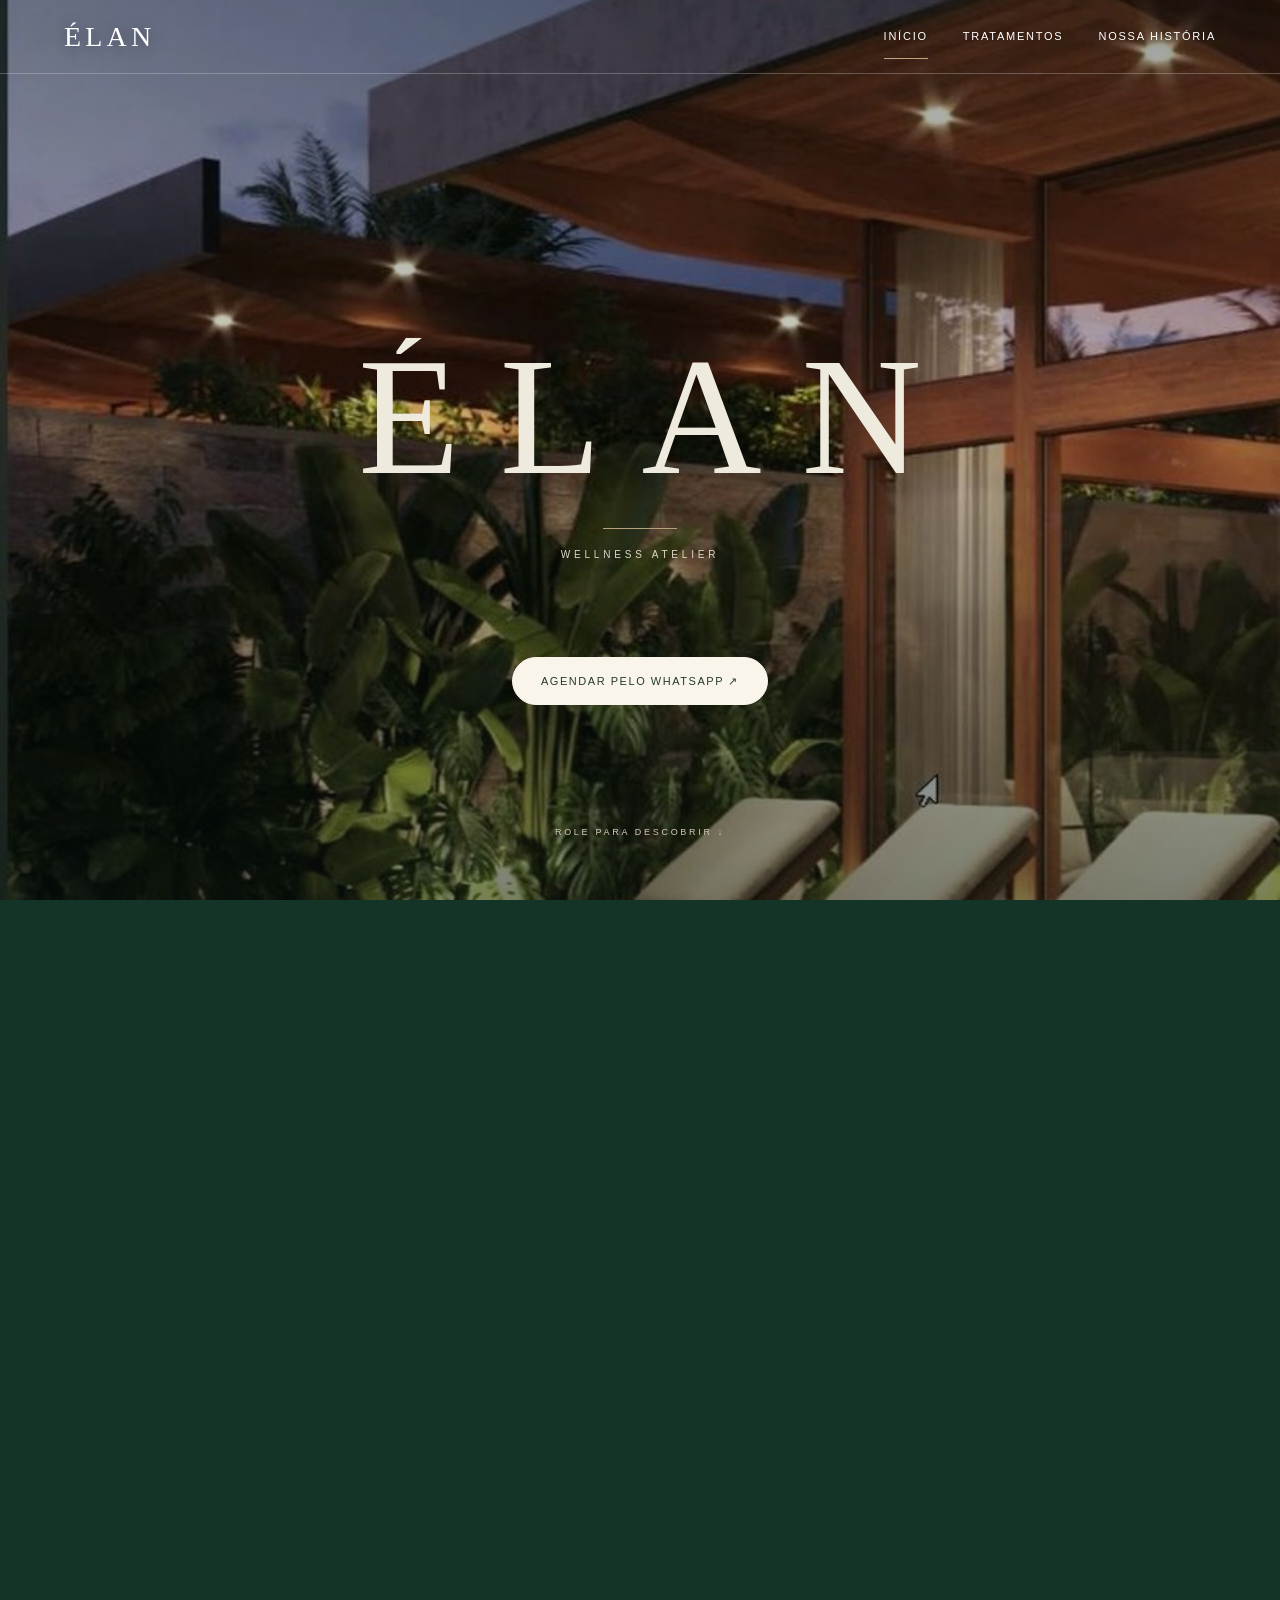
<file: experiencia-tres-cenas/index.html>
<!doctype html><html lang="pt-BR"><head><meta charset="utf-8"><meta name="viewport" content="width=device-width,initial-scale=1"><meta name="theme-color" content="#153428"><meta name="robots" content="noindex,nofollow"><meta name="description" content="ÉLAN — experiências de cuidado, tratamentos e histórias. Template demonstrativo da NPE Factory."><title>Início — ÉLAN</title><link rel="stylesheet" href="shared.css"><link rel="stylesheet" href="home-approved.css"><link rel="stylesheet" href="home.css"><link rel="stylesheet" href="history.css"><link rel="stylesheet" href="treatments.css"><link rel="stylesheet" href="three-scenes.css"><script type="module" src="app.js"></script></head><body><a href="#main" class="skip-link">Pular para o conteúdo</a><header class="site-nav"><a class="nav-brand" href="index.html" data-npe-link aria-label="ÉLAN — Início">ÉLAN</a><button id="menuToggle" aria-expanded="false" aria-controls="mainLinks">MENU +</button><nav id="mainLinks" aria-label="Navegação principal"><a data-npe-link href="index.html">Início</a><a data-npe-link href="tratamentos.html">Tratamentos</a><a data-npe-link href="nossa-historia.html">Nossa História</a></nav></header><main id="main" class="npe-main home-page" data-page="home" data-case="ambiente" tabindex="-1"><div class="route-surface"><div class="track" id="track"><div class="stage">
  <section class="opening" id="hero" data-variante="a" aria-label="Hero do ÉLAN">
    <div class="media" id="hero-media"><img src="assets/poster-hero-estudo.jpg" alt="" fetchpriority="high"><div class="shade"></div></div>
    
    <div class="identity"><div class="brandreveal"><div class="brand"><h1 class="logo">ÉLAN</h1><div class="rule"></div><p class="atelier">WELLNESS ATELIER</p></div></div><p class="slogan">O LUXO DE SENTIR</p></div>
    <div class="hero-controls" inert aria-hidden="true"><div class="action"><button type="button" class="cta" aria-describedby="cta-status">AGENDAR PELO WHATSAPP <span aria-hidden="true">↗</span></button><p id="cta-status" role="status"></p></div></div>
    <p class="cue">ROLE PARA DESCOBRIR ↓</p>
  </section>
  <section class="filosofia" id="filosofia" aria-label="Apresentação e filosofia" inert aria-hidden="true">
    <div class="editorial">
       <div class="copy"><span class="eyebrow">NOSSA ESSÊNCIA</span>
         <h2 id="headline"><span class="title-row"><span class="title-ink">O cuidado</span></span><span class="title-row"><span class="title-ink">começa no <em>encontro.</em></span></span></h2>
         <p class="description" id="description">Um espaço que recebe, acolhe e aproxima.</p>
         <a class="editorial-cta" href="nossa-historia.html" data-npe-link>CONHEÇA NOSSA HISTÓRIA <span aria-hidden="true">↗</span></a>
       </div><div class="editorial-foot">UMA EXPERIÊNCIA FEITA PARA PESSOAS</div>
    </div>
    <figure class="imagebox" id="imagebox"><img class="clientimage" id="clientimage" src="assets/building.jpg" alt="Fotografia de estudo de ambiente"><div class="image-veil" aria-hidden="true"></div></figure>
  </section>
  <section class="elementis" aria-label="Tratamentos em capítulos"><div class="elementis-background" data-chapter="0"><img class="image-band" src="assets/room.jpg" alt="" decoding="async"><img class="image-band" src="assets/room.jpg" alt="" decoding="async"><img class="image-band" src="assets/room.jpg" alt="" decoding="async"><img class="image-band" src="assets/room.jpg" alt="" decoding="async"><img class="image-band" src="assets/room.jpg" alt="" decoding="async"><img class="image-band" src="assets/room.jpg" alt="" decoding="async"><img class="image-band" src="assets/room.jpg" alt="" decoding="async"><img class="image-band" src="assets/room.jpg" alt="" decoding="async"></div><div class="elementis-background" data-chapter="1"><img class="image-band" src="assets/lake.jpg" alt="" decoding="async"><img class="image-band" src="assets/lake.jpg" alt="" decoding="async"><img class="image-band" src="assets/lake.jpg" alt="" decoding="async"><img class="image-band" src="assets/lake.jpg" alt="" decoding="async"><img class="image-band" src="assets/lake.jpg" alt="" decoding="async"><img class="image-band" src="assets/lake.jpg" alt="" decoding="async"><img class="image-band" src="assets/lake.jpg" alt="" decoding="async"><img class="image-band" src="assets/lake.jpg" alt="" decoding="async"></div><div class="elementis-background" data-chapter="2"><img class="image-band" src="assets/people.jpg" alt="" decoding="async"><img class="image-band" src="assets/people.jpg" alt="" decoding="async"><img class="image-band" src="assets/people.jpg" alt="" decoding="async"><img class="image-band" src="assets/people.jpg" alt="" decoding="async"><img class="image-band" src="assets/people.jpg" alt="" decoding="async"><img class="image-band" src="assets/people.jpg" alt="" decoding="async"><img class="image-band" src="assets/people.jpg" alt="" decoding="async"><img class="image-band" src="assets/people.jpg" alt="" decoding="async"></div><div class="elementis-background" data-chapter="3"><img class="image-band" src="assets/pavilion.jpg" alt="" decoding="async"><img class="image-band" src="assets/pavilion.jpg" alt="" decoding="async"><img class="image-band" src="assets/pavilion.jpg" alt="" decoding="async"><img class="image-band" src="assets/pavilion.jpg" alt="" decoding="async"><img class="image-band" src="assets/pavilion.jpg" alt="" decoding="async"><img class="image-band" src="assets/pavilion.jpg" alt="" decoding="async"><img class="image-band" src="assets/pavilion.jpg" alt="" decoding="async"><img class="image-band" src="assets/pavilion.jpg" alt="" decoding="async"></div><div class="elementis-background" data-chapter="4"><img class="image-band" src="assets/ritual.jpg" alt="" decoding="async"><img class="image-band" src="assets/ritual.jpg" alt="" decoding="async"><img class="image-band" src="assets/ritual.jpg" alt="" decoding="async"><img class="image-band" src="assets/ritual.jpg" alt="" decoding="async"><img class="image-band" src="assets/ritual.jpg" alt="" decoding="async"><img class="image-band" src="assets/ritual.jpg" alt="" decoding="async"><img class="image-band" src="assets/ritual.jpg" alt="" decoding="async"><img class="image-band" src="assets/ritual.jpg" alt="" decoding="async"></div><div class="elementis-panel"><div class="elementis-photo-slot"></div><article class="elementis-scene" data-chapter="0"><div class="elementis-copy"><span>01 / 05 · Facial</span><h2>Tratamento 01</h2><p>Imagem, nome e descrição reais deste tratamento serão fornecidos pelo cliente.</p><a data-npe-link href="tratamentos.html#tratamento-0">CONHEÇA O TRATAMENTO ↗</a></div><div class="elementis-photo"><img class="image-band" src="assets/room.jpg" alt="" decoding="async"><img class="image-band" src="assets/room.jpg" alt="" decoding="async"><img class="image-band" src="assets/room.jpg" alt="" decoding="async"><img class="image-band" src="assets/room.jpg" alt="" decoding="async"><img class="image-band" src="assets/room.jpg" alt="" decoding="async"><img class="image-band" src="assets/room.jpg" alt="" decoding="async"><img class="image-band" src="assets/room.jpg" alt="" decoding="async"><img class="image-band" src="assets/room.jpg" alt="" decoding="async"></div></article><article class="elementis-scene" data-chapter="1"><div class="elementis-copy"><span>02 / 05 · Corporal</span><h2>Tratamento 02</h2><p>Descrição demonstrativa, com informações a confirmar pelo cliente.</p><a data-npe-link href="tratamentos.html#tratamento-1">CONHEÇA O TRATAMENTO ↗</a></div><div class="elementis-photo"><img class="image-band" src="assets/lake.jpg" alt="" decoding="async"><img class="image-band" src="assets/lake.jpg" alt="" decoding="async"><img class="image-band" src="assets/lake.jpg" alt="" decoding="async"><img class="image-band" src="assets/lake.jpg" alt="" decoding="async"><img class="image-band" src="assets/lake.jpg" alt="" decoding="async"><img class="image-band" src="assets/lake.jpg" alt="" decoding="async"><img class="image-band" src="assets/lake.jpg" alt="" decoding="async"><img class="image-band" src="assets/lake.jpg" alt="" decoding="async"></div></article><article class="elementis-scene" data-chapter="2"><div class="elementis-copy"><span>03 / 05 · Bem-estar</span><h2>Tratamento 03</h2><p>Texto demonstrativo; o cliente descreve o cuidado com as próprias palavras.</p><a data-npe-link href="tratamentos.html#tratamento-2">CONHEÇA O TRATAMENTO ↗</a></div><div class="elementis-photo"><img class="image-band" src="assets/people.jpg" alt="" decoding="async"><img class="image-band" src="assets/people.jpg" alt="" decoding="async"><img class="image-band" src="assets/people.jpg" alt="" decoding="async"><img class="image-band" src="assets/people.jpg" alt="" decoding="async"><img class="image-band" src="assets/people.jpg" alt="" decoding="async"><img class="image-band" src="assets/people.jpg" alt="" decoding="async"><img class="image-band" src="assets/people.jpg" alt="" decoding="async"><img class="image-band" src="assets/people.jpg" alt="" decoding="async"></div></article><article class="elementis-scene" data-chapter="3"><div class="elementis-copy"><span>04 / 05 · Facial</span><h2>Tratamento 04</h2><p>Conheça o tratamento e converse com a equipe sobre suas necessidades.</p><a data-npe-link href="tratamentos.html#tratamento-3">CONHEÇA O TRATAMENTO ↗</a></div><div class="elementis-photo"><img class="image-band" src="assets/pavilion.jpg" alt="" decoding="async"><img class="image-band" src="assets/pavilion.jpg" alt="" decoding="async"><img class="image-band" src="assets/pavilion.jpg" alt="" decoding="async"><img class="image-band" src="assets/pavilion.jpg" alt="" decoding="async"><img class="image-band" src="assets/pavilion.jpg" alt="" decoding="async"><img class="image-band" src="assets/pavilion.jpg" alt="" decoding="async"><img class="image-band" src="assets/pavilion.jpg" alt="" decoding="async"><img class="image-band" src="assets/pavilion.jpg" alt="" decoding="async"></div></article><article class="elementis-scene" data-chapter="4"><div class="elementis-copy"><span>05 / 05 · Bem-estar</span><h2>Tratamento 05</h2><p>Conteúdo comercial sujeito à confirmação e aprovação do cliente.</p><a data-npe-link href="tratamentos.html#tratamento-4">CONHEÇA O TRATAMENTO ↗</a></div><div class="elementis-photo"><img class="image-band" src="assets/ritual.jpg" alt="" decoding="async"><img class="image-band" src="assets/ritual.jpg" alt="" decoding="async"><img class="image-band" src="assets/ritual.jpg" alt="" decoding="async"><img class="image-band" src="assets/ritual.jpg" alt="" decoding="async"><img class="image-band" src="assets/ritual.jpg" alt="" decoding="async"><img class="image-band" src="assets/ritual.jpg" alt="" decoding="async"><img class="image-band" src="assets/ritual.jpg" alt="" decoding="async"><img class="image-band" src="assets/ritual.jpg" alt="" decoding="async"></div></article></div><span class="elementis-side">EXPERIÊNCIAS ÉLAN</span></section><svg width="0" height="0" aria-hidden="true"><defs><mask id="differentials-mask" maskUnits="objectBoundingBox" maskContentUnits="objectBoundingBox" x="0" y="0" width="1" height="1"><g id="blinds"></g></mask></defs></svg><section class="differences"><div class="differences-heading"><div><span>POR QUE ESCOLHER</span><h2>O cuidado<br><em>nos detalhes.</em></h2></div><p>Pessoas, ambientes e experiências. Conteúdos demonstrativos a substituir pelos diferenciais comprovados de cada cliente.</p></div><div class="accordion"><button class="accordion-panel active" aria-expanded="true"><img class="panel-bg" src="assets/people.jpg" alt="Pessoas em imagem de estudo" decoding="async"><span class="panel-overlay"></span><span class="panel-title">Pessoas</span><span class="panel-content"><span class="panel-h3">Pessoas</span><span class="panel-desc">Histórias e equipe, com imagens e informações reais do cliente.</span></span></button><button class="accordion-panel " aria-expanded="false"><img class="panel-bg" src="assets/room.jpg" alt="Ambiente em imagem de estudo" decoding="async"><span class="panel-overlay"></span><span class="panel-title">Ambientes</span><span class="panel-content"><span class="panel-h3">Ambientes</span><span class="panel-desc">Estrutura, conforto e detalhes verificáveis do espaço.</span></span></button><button class="accordion-panel " aria-expanded="false"><img class="panel-bg" src="assets/ritual.jpg" alt="Experiência em imagem de estudo" decoding="async"><span class="panel-overlay"></span><span class="panel-title">Experiência</span><span class="panel-content"><span class="panel-h3">Experiência</span><span class="panel-desc">Aquilo que diferencia o atendimento e os cuidados.</span></span></button></div></section><div class="transition-seam" id="seam" aria-hidden="true"></div>
</div></div>
</div><div class="footer-reveal"><footer class="site-footer"><div class="footer-top"><span>ÉLAN / SEU TEMPO IMPORTA</span><a class="footer-contact" data-whatsapp href="#contact-status">CONTATO ↗</a></div><div class="footer-center"><span>SEU PRÓXIMO MOMENTO COMEÇA AQUI</span><h2>O cuidado também é um convite.</h2><p>Veja os tratamentos e fale com a equipe.</p><a class="footer-cta" data-whatsapp href="#contact-status">AGENDAR PELO WHATSAPP ↗</a><p id="contact-status" role="status"></p></div><div class="footer-bottom"><strong>ÉLAN</strong><nav aria-label="Navegação do rodapé"><a data-npe-link href="index.html">Início</a><a data-npe-link href="tratamentos.html">Tratamentos</a><a data-npe-link href="nossa-historia.html">Nossa História</a></nav><div><br></div></div><small class="study-note">Template de estudo · imagens ilustrativas · dados comerciais não configurados</small></footer></div></main><noscript><style>.site-nav{position:relative;height:auto;min-height:74px;flex-wrap:wrap;padding:16px 6%}.site-nav nav{display:flex;position:static;flex-wrap:wrap;padding:12px 0;gap:16px}#menuToggle{display:none}.history-page .journey{height:auto}.history-page .stage{display:none}.history-page .linear-story{display:block}.treatment-track{height:auto}.treatment-stage{height:auto;position:relative;overflow:visible;padding:100px 24px 40px}.treatment-heading{position:relative;inset:auto;width:auto}.treatment-cards{display:grid;gap:24px}.treatment-card{position:relative;inset:auto;height:480px}.card-toggle{display:none}.card-content{opacity:1;transform:none;pointer-events:auto}.card-dim{opacity:1}</style></noscript></body></html>
</file>
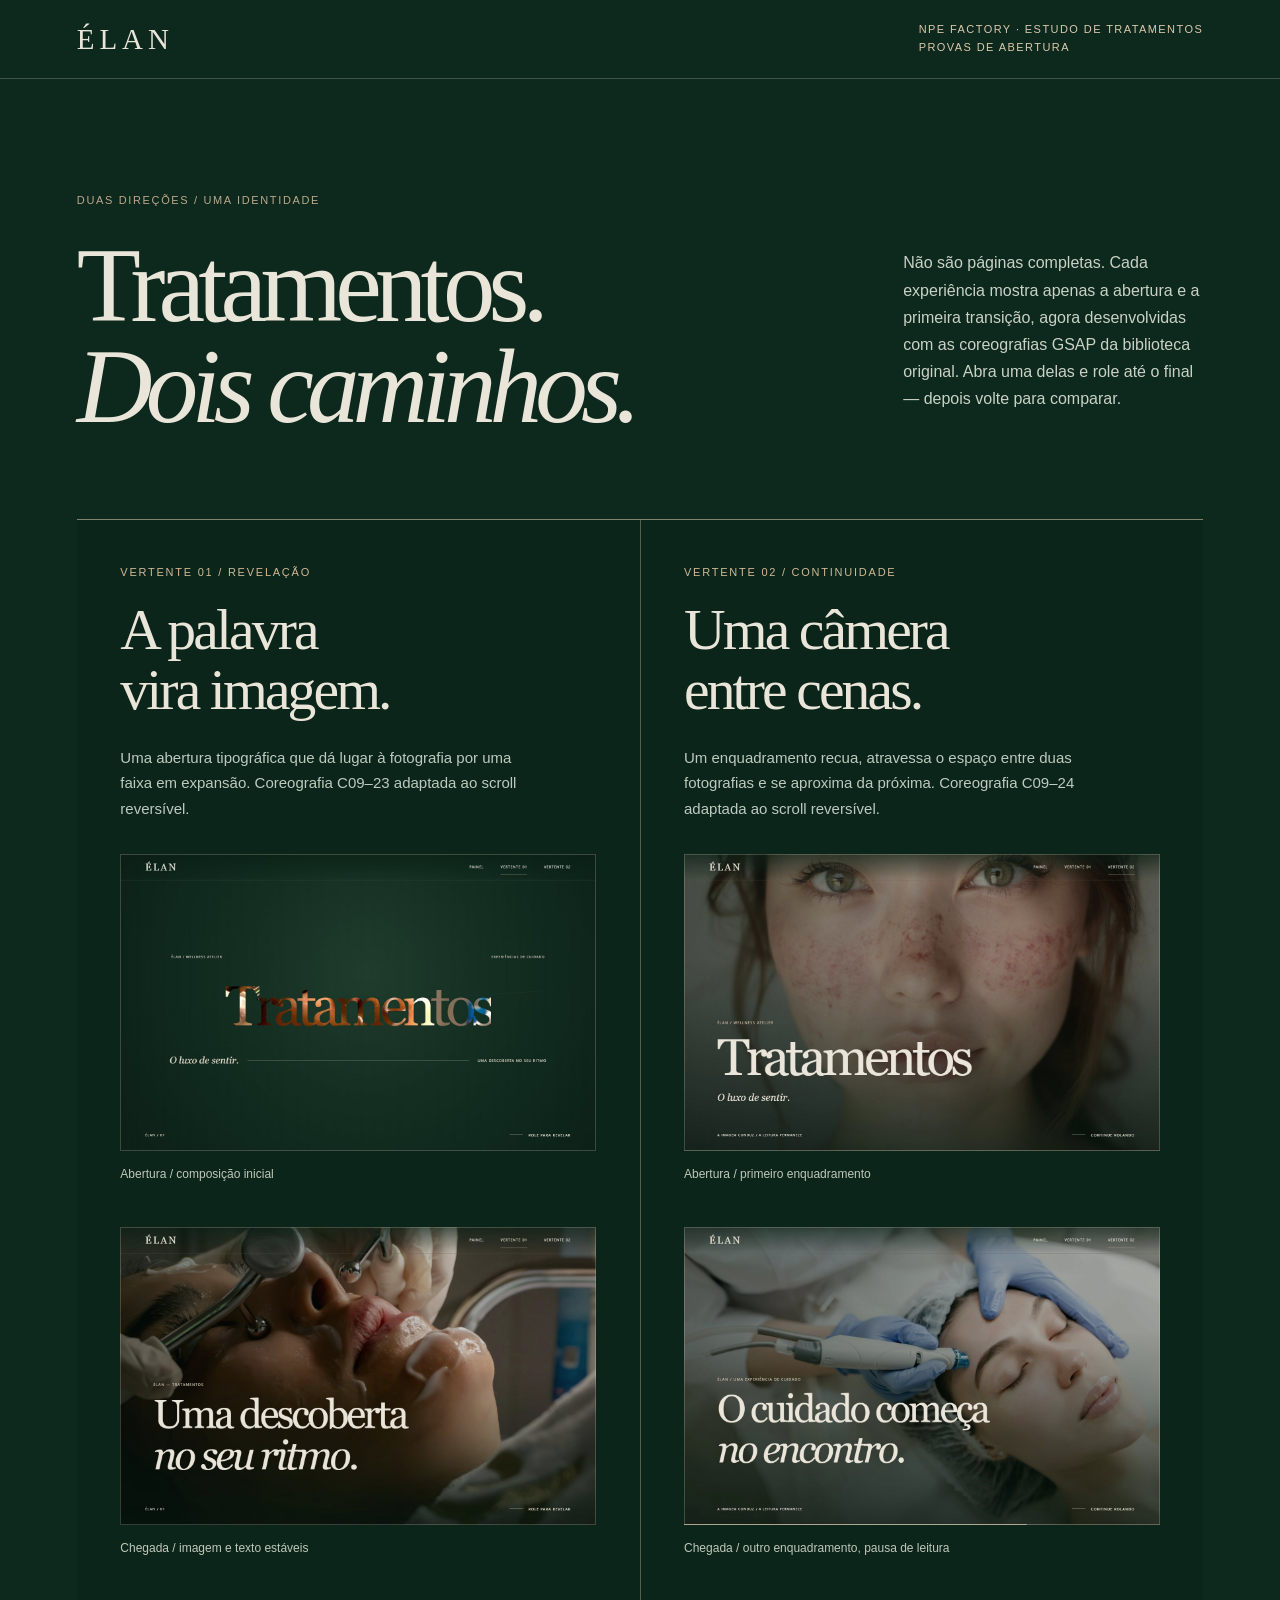
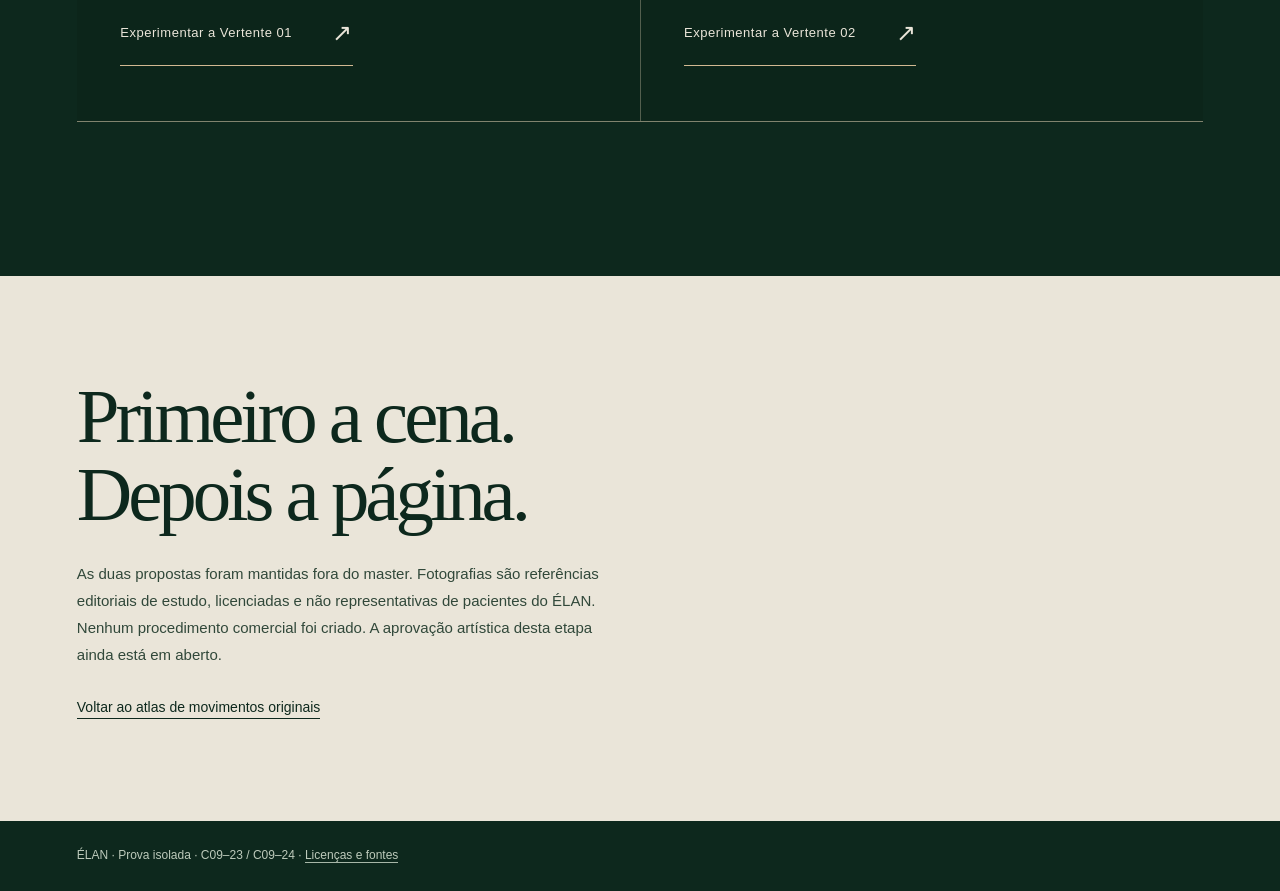
<file: provas/index.html>
<!doctype html>
<html lang="pt-BR"><head><meta charset="utf-8"><meta name="viewport" content="width=device-width,initial-scale=1"><meta name="robots" content="noindex,nofollow"><meta name="theme-color" content="#153428"><title>ÉLAN — Duas provas de abertura</title>
<style>
:root{--forest:#0d281d;--paper:#eae5d9;--gold:#b99e7b;--line:rgba(232,226,210,.23)}*{box-sizing:border-box}html{scroll-behavior:smooth}body{margin:0;background:var(--forest);color:var(--paper);font:15px/1.6 "Segoe UI",Arial,sans-serif;-webkit-font-smoothing:antialiased}img{display:block;width:100%;object-fit:cover}a{color:inherit;text-decoration:none}a:focus-visible{outline:3px solid var(--gold);outline-offset:4px}.top{min-height:79px;border-bottom:1px solid var(--line);padding:15px clamp(22px,6vw,102px);display:flex;align-items:center;justify-content:space-between;gap:24px}.brand{font:400 29px Georgia,serif;letter-spacing:.17em}.top span{font-size:11px;letter-spacing:.13em;text-transform:uppercase;color:#dbc9ac}.hero{padding:clamp(80px,12vh,160px) clamp(22px,6vw,102px) clamp(80px,9vh,140px);display:grid;grid-template-columns:minmax(0,1.45fr) minmax(210px,.6fr);column-gap:9%;align-items:end}.eyebrow{font-size:11px;letter-spacing:.15em;text-transform:uppercase;color:#bca88a}.hero h1{font:400 clamp(67px,8.2vw,136px)/.96 Georgia,serif;letter-spacing:-.065em;margin:25px 0 0}.hero h1 em{font-weight:400}.hero p{font-size:16px;line-height:1.7;color:#c9d2c5;max-width:44ch;padding-bottom:9px}.compare{display:grid;grid-template-columns:repeat(2,minmax(0,1fr));gap:1px;background:#d6c8aa58;margin:0 clamp(22px,6vw,102px) clamp(100px,12vw,190px);border-top:1px solid #d6c8aa58;border-bottom:1px solid #d6c8aa58}.option{background:#0c251a;padding:clamp(24px,3.1vw,48px) clamp(19px,3.4vw,52px) clamp(35px,4.3vw,70px)}.option .meta{font-size:11px;letter-spacing:.16em;text-transform:uppercase;color:#cfb996}.option h2{font:400 clamp(40px,4.5vw,76px)/1.04 Georgia,serif;letter-spacing:-.05em;margin:17px 0 25px}.option p{max-width:48ch;font-size:15px;line-height:1.7;color:#becabf;margin-bottom:29px;min-height:80px}.preview-image{position:relative;display:block;overflow:hidden;isolation:isolate;background:#1b3428}.preview-image img{aspect-ratio:16/10;filter:saturate(.89);transition:transform .65s cubic-bezier(.16,1,.3,1)}.preview-image:hover img{transform:scale(1.035)}.preview-image::after{content:"";position:absolute;inset:0;border:1px solid rgba(251,239,217,.2);pointer-events:none}.preview-label{padding:14px 0 18px;color:#c0c8b9;font-size:12px}.secondary-image{margin-top:25px}.start{display:inline-flex;align-items:center;justify-content:space-between;gap:40px;border-bottom:1px solid #d2b992;padding:14px 0;margin-top:25px;line-height:1.5;font-size:13px;letter-spacing:.04em}.start span{font-size:24px;transition:transform .2s}.start:hover span{transform:translate(5px,-5px)}.method{background:var(--paper);color:var(--forest);padding:clamp(65px,8vw,120px) clamp(22px,6vw,102px)}.method h2{font:400 clamp(46px,6vw,91px)/1.02 Georgia,serif;letter-spacing:-.052em;margin:0 0 25px}.method p{max-width:65ch;line-height:1.8;color:#31483a;margin:0}.method a{display:inline-block;border-bottom:1px solid;margin-top:28px;font-size:14px}.foot{padding:25px clamp(22px,6vw,102px);color:#bdcabb;font-size:12px}.foot a{border-bottom:1px solid #a7b7a8}
@media(max-width:870px){.hero{display:block}.hero p{margin-top:35px}.compare{grid-template-columns:1fr}.option p{min-height:0}.option h2{font-size:clamp(42px,9vw,75px)}}
@media(max-width:550px){.top{min-height:64px}.top span{font-size:9px;text-align:right;max-width:165px}.brand{font-size:23px}.hero{padding:83px 24px 80px}.hero h1{font-size:clamp(56px,13vw,76px)}.hero p{font-size:15px}.compare{margin:0 0 0}.option{padding:40px 24px 60px}.option h2{margin:17px 0 19px}.option p{font-size:14px}.method{padding:75px 24px}.foot{padding:25px 24px}}
@media(prefers-reduced-motion:reduce){*{transition:none!important;scroll-behavior:auto!important}}
</style></head><body>
<header class="top"><a class="brand" href="index.html" aria-label="ÉLAN — Painel de comparação">ÉLAN</a><span>NPE Factory · Estudo de Tratamentos<br>Provas de abertura</span></header>
<main><section class="hero"><div><span class="eyebrow">Duas direções / uma identidade</span><h1>Tratamentos.<br><em>Dois caminhos.</em></h1></div><p>Não são páginas completas. Cada experiência mostra apenas a abertura e a primeira transição, agora desenvolvidas com as coreografias GSAP da biblioteca original. Abra uma delas e role até o final — depois volte para comparar.</p></section>
<section class="compare" aria-label="Comparação de experiências">
<article class="option"><span class="meta">Vertente 01 / Revelação</span><h2>A palavra<br>vira imagem.</h2><p>Uma abertura tipográfica que dá lugar à fotografia por uma faixa em expansão. Coreografia C09–23 adaptada ao scroll reversível.</p>
<a class="preview-image" href="vertente-a.html" aria-label="Abrir Vertente 01"><img src="review/01-inicio.jpg" alt="Abertura tipográfica verde-floresta com Tratamentos preenchido pela fotografia"></a><div class="preview-label">Abertura / composição inicial</div>
<a class="preview-image secondary-image" href="vertente-a.html" aria-label="Abrir cena de chegada da Vertente 01"><img src="review/01-chegada.jpg" alt="Cena fotográfica do procedimento com título em marfim"></a><div class="preview-label">Chegada / imagem e texto estáveis</div>
<a class="start" href="vertente-a.html">Experimentar a Vertente 01 <span aria-hidden="true">↗</span></a></article>
<article class="option"><span class="meta">Vertente 02 / Continuidade</span><h2>Uma câmera<br>entre cenas.</h2><p>Um enquadramento recua, atravessa o espaço entre duas fotografias e se aproxima da próxima. Coreografia C09–24 adaptada ao scroll reversível.</p>
<a class="preview-image" href="vertente-b.html" aria-label="Abrir Vertente 02"><img src="review/02-inicio.jpg" alt="Abertura cinematográfica com retrato e tipografia de Tratamentos"></a><div class="preview-label">Abertura / primeiro enquadramento</div>
<a class="preview-image secondary-image" href="vertente-b.html" aria-label="Abrir cena de chegada da Vertente 02"><img src="review/02-chegada.jpg" alt="Cena de procedimento facial e título sobre a fotografia"></a><div class="preview-label">Chegada / outro enquadramento, pausa de leitura</div>
<a class="start" href="vertente-b.html">Experimentar a Vertente 02 <span aria-hidden="true">↗</span></a></article>
</section>
<section class="method"><h2>Primeiro a cena.<br>Depois a página.</h2><p>As duas propostas foram mantidas fora do master. Fotografias são referências editoriais de estudo, licenciadas e não representativas de pacientes do ÉLAN. Nenhum procedimento comercial foi criado. A aprovação artística desta etapa ainda está em aberto.</p><a href="../">Voltar ao atlas de movimentos originais</a></section>
</main><footer class="foot">ÉLAN · Prova isolada · C09–23 / C09–24 · <a href="CREDITS.md">Licenças e fontes</a></footer>
</body></html>
</file>
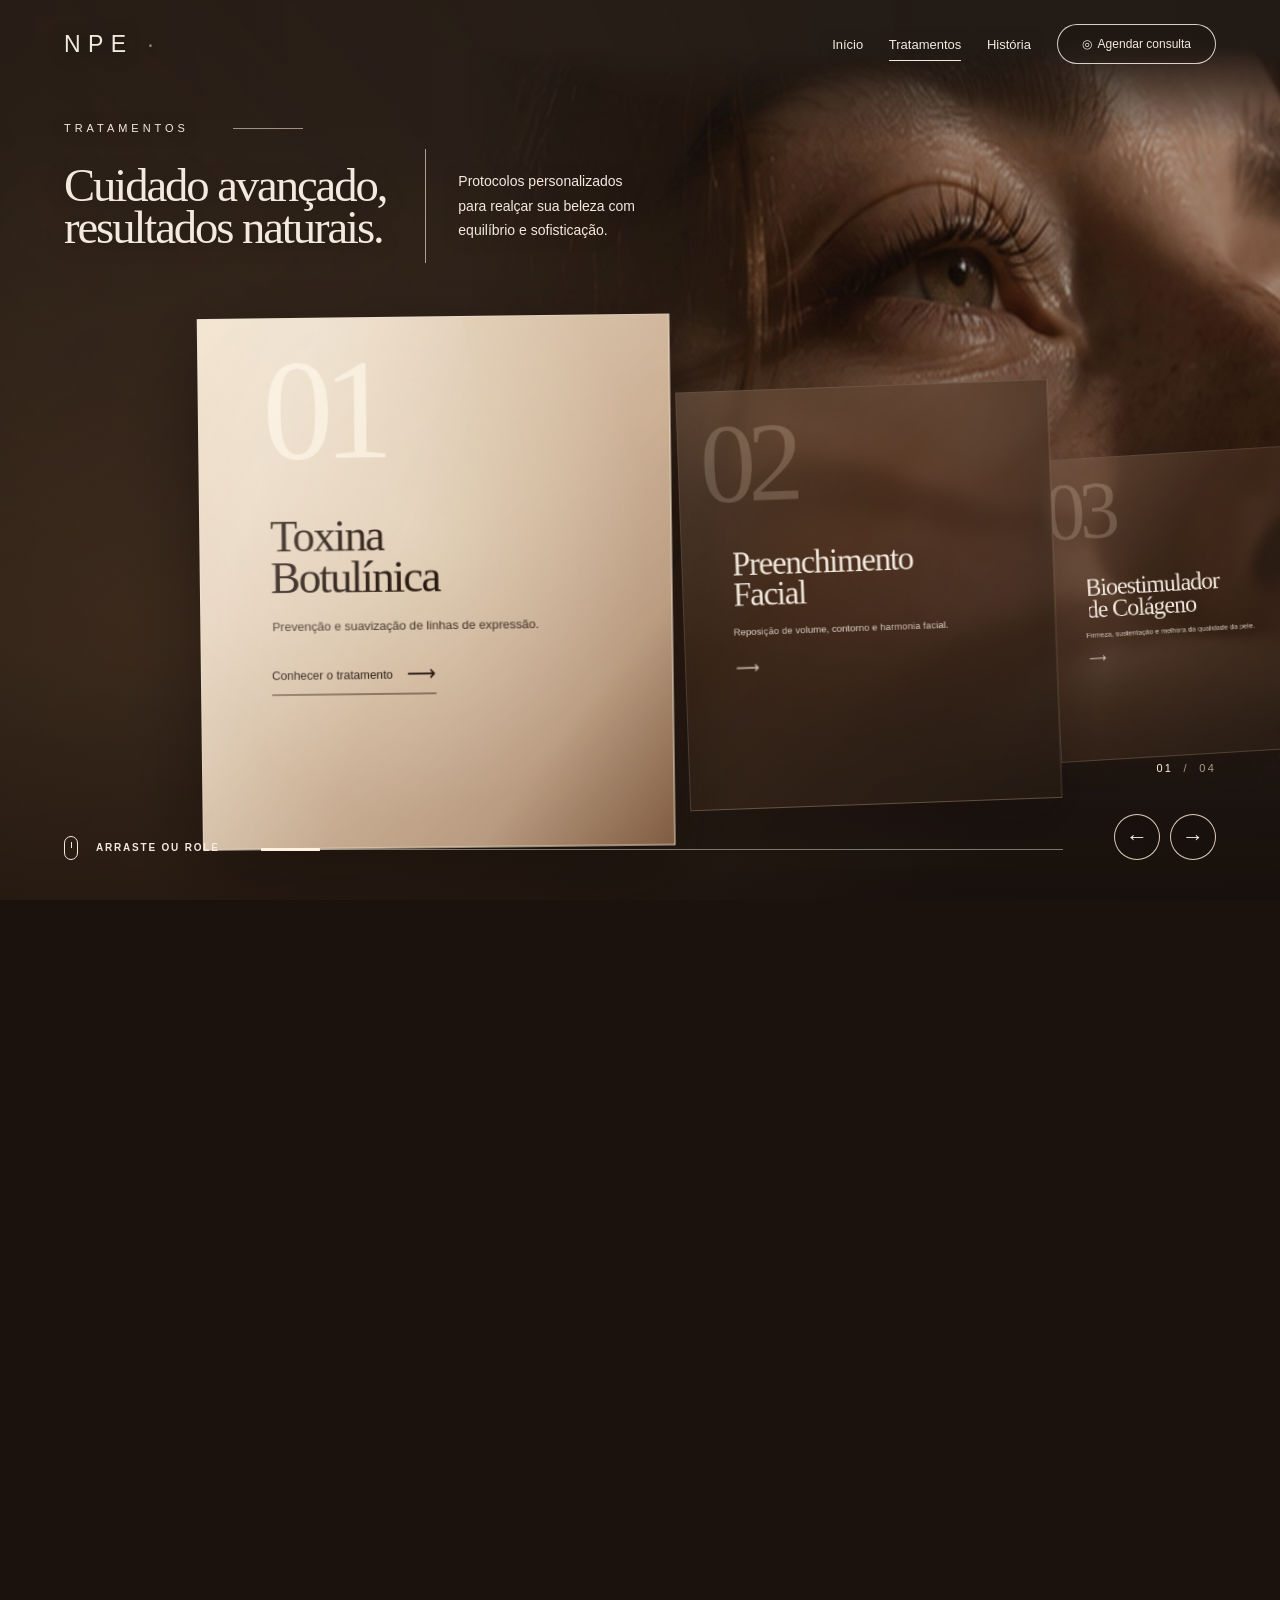
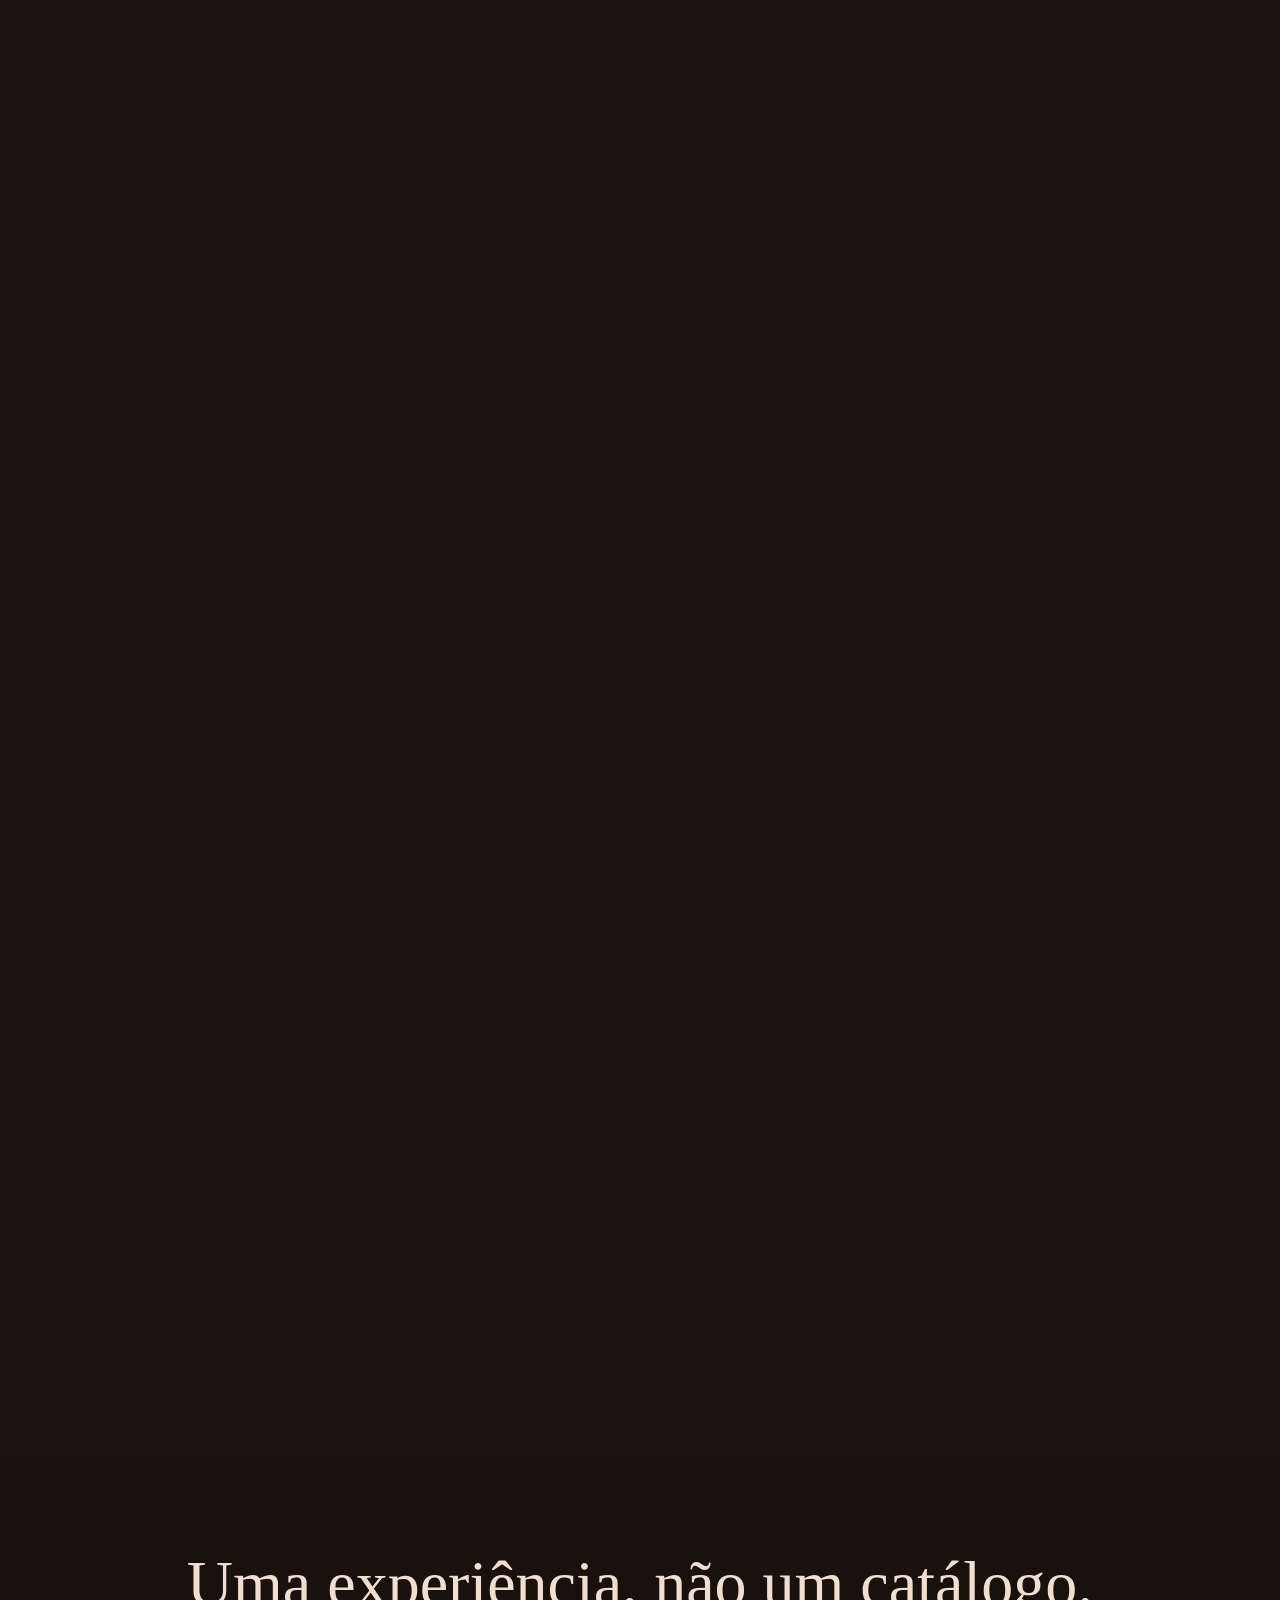
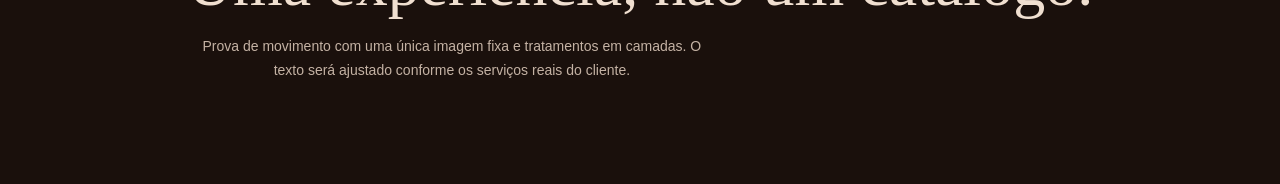
<file: aprovadas-historico/cinematic-v3.html>
<!doctype html>
<html lang="pt-BR"><head><meta charset="utf-8"><meta name="viewport" content="width=device-width,initial-scale=1,viewport-fit=cover"><meta name="color-scheme" content="dark"><title>NPE Factory — Tratamentos / Cinematic Motion v3</title>
<style>

:root{color-scheme:dark;--ivory:#f4e7d8;--cream:#f3e9df;--gold:#dec4a3;--serif:Georgia,'Times New Roman',serif;--sans:Arial,Helvetica,sans-serif}*{box-sizing:border-box}html{scroll-behavior:auto}body{margin:0;background:#1b120e;color:var(--cream);font-family:var(--sans);overflow-x:hidden}button{font:inherit;color:inherit;cursor:pointer}button:focus-visible,a:focus-visible{outline:2px solid #f1c882;outline-offset:5px}a{color:inherit}::selection{background:#d7b491;color:#23170f}
#journey{position:relative;height:400vh}.stage{position:sticky;top:0;height:100svh;min-height:520px;overflow:hidden;isolation:isolate;touch-action:pan-y;background:#211a15}.backdrop{position:absolute;inset:-1%;z-index:-5;background-image:url('[data-uri]');background-size:cover;background-position:50% 47%;transform:scale(1.035)}.backdrop:after{content:'';position:absolute;inset:0;background:linear-gradient(90deg,rgba(34,23,16,.39),rgba(38,24,16,.08) 51%,rgba(29,19,13,.08)),linear-gradient(0deg,rgba(20,12,8,.68),transparent 27%)}.ambient-glow{position:absolute;inset:0;z-index:-4;pointer-events:none;background:radial-gradient(ellipse at 16% 70%,rgba(182,124,76,.17),transparent 58%)}
.site-nav{position:absolute;z-index:30;top:0;left:0;right:0;padding:24px clamp(24px,5vw,83px);display:flex;align-items:center;gap:30px;justify-content:space-between;text-shadow:0 2px 16px #0009}.brand{font-size:23px;font-weight:400;letter-spacing:.32em;line-height:1}.brand .dot{opacity:.5}.menu{display:flex;align-items:center;gap:clamp(18px,2vw,36px);font-size:13px}.menu a{text-decoration:none;position:relative}.menu .selected:after{content:'';position:absolute;left:0;bottom:-9px;width:100%;height:1px;background:currentColor}.appointment{font-size:12px;border:1px solid rgba(255,248,238,.82);border-radius:30px;padding:12px 24px;background:rgba(20,13,8,.16);white-space:nowrap;backdrop-filter:blur(7px)}.appointment:hover{background:rgba(255,244,231,.13)}
.heading{position:absolute;z-index:16;left:5%;top:13.6%;width:65%;pointer-events:none;text-shadow:0 2px 20px #140b0659}.kicker{font-size:11px;letter-spacing:.36em;text-transform:uppercase;font-weight:500;display:flex;align-items:center;gap:44px;margin-bottom:15px}.kicker:after{content:'';width:70px;height:1px;background:#e9d6c3a0}.heading-row{display:flex;align-items:center;gap:39px}.heading h1{font-family:var(--serif);font-weight:400;font-size:clamp(41px,3.65vw,61px);letter-spacing:-.045em;line-height:.91;margin:0;max-width:530px;white-space:nowrap}.heading p{font-size:14px;line-height:1.75;max-width:228px;margin:0;border-left:1px solid #f7e3d2a6;padding:20px 0 20px 32px}
.scene{position:absolute;inset:0;z-index:10;pointer-events:none}.panel{position:absolute;left:0;top:0;width:min(40vw,670px);height:64vh;min-height:420px;max-height:650px;will-change:transform,opacity;transform-origin:top left;pointer-events:auto;overflow:hidden;box-shadow:0 30px 64px rgba(13,6,4,.25);border:1px solid rgba(242,216,187,.25);background:linear-gradient(142deg,rgba(98,63,40,.48),rgba(42,30,21,.72));backdrop-filter:blur(9px);-webkit-backdrop-filter:blur(9px);transform:translate3d(-200vw,40vh,0) scale(.7)}.panel::before{content:'';position:absolute;inset:0;pointer-events:none;background:linear-gradient(134deg,rgba(255,243,229,.13),transparent 38%,rgba(24,16,12,.18));opacity:.85}.panel::after{content:'';position:absolute;top:-35%;left:-40%;width:95%;height:155%;background:linear-gradient(112deg,transparent 10%,rgba(248,211,169,.09) 50%,transparent 70%);transform:translateX(var(--sheen,0%)) rotate(-11deg);pointer-events:none}
.panel.active{background:linear-gradient(128deg,rgba(255,237,211,.93),rgba(217,185,154,.86) 78%,rgba(152,111,80,.85));color:#271810;border-color:rgba(255,244,226,.65);box-shadow:0 28px 85px rgba(10,5,3,.42)}.panel.active::before{background:radial-gradient(ellipse at 45% 40%,rgba(255,251,234,.38),transparent 65%),linear-gradient(142deg,rgba(255,255,255,.15),transparent 48%,rgba(52,27,14,.10))}.panel.active::after{background:linear-gradient(122deg,transparent 20%,rgba(255,255,255,.22) 45%,transparent 68%)}
.panel-number{position:absolute;left:12%;top:4%;font-family:var(--serif);font-weight:400;font-size:clamp(108px,12vw,202px);line-height:1;letter-spacing:-.075em;color:rgba(255,236,209,.2);user-select:none;will-change:transform}.panel.active .panel-number{color:rgba(255,248,231,.65)}.panel-inner{position:absolute;left:14%;right:10%;top:37%;will-change:transform}.panel h2{font-family:var(--serif);font-size:clamp(34px,3.8vw,66px);font-weight:400;line-height:.92;letter-spacing:-.04em;margin:0 0 21px}.panel p{max-width:330px;margin:0;font-size:clamp(12px,1.04vw,16px);line-height:1.58;opacity:.86}.learn{margin-top:29px;border:0;background:transparent;border-bottom:1px solid currentColor;padding:0 0 8px;display:inline-flex;align-items:center;gap:15px;font-weight:500;letter-spacing:0;font-size:clamp(12px,1vw,16px)}.learn span{font-size:22px;transition:transform .2s ease}.learn:hover span{transform:translateX(6px)}.panel:not(.active) .learn{font-size:0;gap:0;border:0;opacity:.8}.panel:not(.active) .learn span{font-size:23px}.panel:not(.active) h2{font-size:clamp(30px,3.55vw,61px)}
.progress-area{position:absolute;bottom:4.5%;left:5%;right:5%;z-index:24;display:flex;gap:16px;align-items:end;pointer-events:none}.hint{font-size:10px;letter-spacing:.18em;white-space:nowrap;text-transform:uppercase;font-weight:600;display:flex;align-items:center;gap:18px}.mouse{width:14px;height:24px;border:1px solid currentColor;border-radius:8px;display:inline-flex;align-items:flex-start;justify-content:center;padding-top:5px}.mouse:before{content:'';height:6px;width:1px;background:currentColor}.progress{flex:1;margin-left:25px;margin-bottom:10px;height:1px;background:#f3e7da75;position:relative}.progress span{position:absolute;left:0;top:-1px;height:3px;display:block;background:#fff2df;transform-origin:left center;width:100%;transform:scaleX(0)}.nav-arrows{display:flex;gap:10px;pointer-events:auto;margin-left:35px}.nav-arrows button{width:46px;height:46px;border-radius:50%;border:1px solid rgba(255,239,218,.85);background:rgba(0,0,0,.06);display:grid;place-items:center;font-size:22px;transition:background .2s}.nav-arrows button:hover{background:rgba(255,255,255,.18)}.nav-arrows button:disabled{opacity:.24;cursor:not-allowed}
.counter{position:absolute;bottom:14%;right:5%;z-index:25;font-size:11px;letter-spacing:.2em;color:#f4dfc8a8;pointer-events:none}.counter strong{font-weight:500;color:#fff4df}
.drawer-overlay{position:fixed;z-index:80;inset:0;background:rgba(14,9,6,.58);opacity:0;pointer-events:none;transition:opacity .3s;backdrop-filter:blur(0)}.drawer-overlay.open{opacity:1;pointer-events:auto;backdrop-filter:blur(5px)}.drawer{position:fixed;z-index:81;right:0;top:0;bottom:0;width:min(560px,100vw);background:#eee0cf;color:#25190e;padding:clamp(28px,5vw,76px);transform:translateX(105%);transition:transform .4s cubic-bezier(.2,.7,.3,1);overflow-y:auto}.drawer.open{transform:translateX(0)}.drawer small{font-size:11px;letter-spacing:.22em;text-transform:uppercase}.drawer h2{font:400 clamp(53px,5vw,87px)/.92 var(--serif);margin:42px 0}.drawer p{font-size:16px;line-height:1.8;max-width:440px}.drawer .disclaimer{font-size:12px;opacity:.65;border-top:1px solid #ab8c72;padding-top:25px;margin-top:35px}.drawer .close{float:right;font-size:30px;background:transparent;border:0;padding:0 4px}.drawer .fake-book{padding:13px 20px;background:#392519;border:0;color:white;border-radius:25px;margin-top:26px}.end{background:#1a100c;min-height:36vh;display:grid;place-items:center;text-align:center;padding:50px;color:#f0dfd0}.end h2{font:400 clamp(38px,5vw,65px) var(--serif);margin:0 0 10px}.end p{max-width:530px;line-height:1.7;font-size:14px;color:#c4b2a4}
@media(max-width:900px){.site-nav{padding:22px}.menu{gap:15px}.menu a:not(.selected){display:none}.appointment{padding:10px 15px}.heading{left:6%;top:14%;width:88%}.heading-row{display:block}.heading h1{max-width:450px;font-size:clamp(38px,7vw,58px);white-space:normal}.heading p{display:none}.panel{width:73vw;height:51vh;min-height:345px}.panel h2{font-size:clamp(32px,6vw,55px)}.panel:not(.active) h2{font-size:clamp(26px,5vw,42px)}.panel-inner{top:42%}.panel-number{font-size:clamp(102px,20vw,190px)}.panel p{font-size:13px}.progress-area{left:6%;right:6%}.hint{font-size:9px}.progress{margin-left:0}.nav-arrows{margin-left:5px}.counter{right:6%;bottom:13%}}
@media(max-width:540px){.site-nav{padding:17px 18px}.brand{font-size:17px}.menu{font-size:11px}.appointment{font-size:10px;padding:10px 13px}.heading{left:6%;top:16%}.kicker{font-size:9px;gap:20px}.kicker:after{width:40px}.heading h1{font-size:38px;line-height:.95;max-width:330px;white-space:normal}.panel{width:83vw;height:55vh;min-height:335px}.panel-inner{left:12%;top:42%}.panel h2{font-size:40px}.panel:not(.active) h2{font-size:32px}.panel p{font-size:12px}.panel-number{left:9%;font-size:130px}.learn{margin-top:20px}.progress-area{bottom:4%;gap:9px}.hint{gap:8px;font-size:8px;letter-spacing:.1em}.progress{margin-bottom:8px}.nav-arrows{gap:6px}.nav-arrows button{width:34px;height:34px;font-size:18px}.counter{bottom:12%}.backdrop{background-position:58% 50%}}
@media(prefers-reduced-motion:reduce){*,*::before,*::after{animation:none!important;transition:none!important}.panel,.panel-number,.panel-inner{will-change:auto}}

/* MOTION V3: Codrops Horizontal Parallax Gallery DOM interpolation,
   horizontal scroll velocity accents, masked editorial reveals,
   FLIP-like panel -> detail reveal. Visual composition remains V2. */
.panel { backface-visibility:hidden; contain:layout paint; }
.panel-number,.panel-inner {backface-visibility:hidden;}
.panel .title-mask {display:block;overflow:hidden;padding:3px 0 4px;margin:-3px 0 -4px;}
.panel .title-content {display:block;will-change:transform;}
.panel .panel-description,.panel .learn {will-change:transform,opacity;}
.panel .panel-inner {transform:translate3d(0,0,0)}
.panel.active{transition:background .48s ease,color .48s ease,border-color .48s ease,box-shadow .48s ease}
.panel .panel-number{transition:color .35s ease}
.panel .learn span{will-change:transform}
.panel .learn:hover span{transform:translateX(7px)}
.drawer h2{font-size:clamp(43px,3.2vw,58px);overflow-wrap:anywhere}
.drawer.is-morphing{transition:none!important;transform:none!important;opacity:0;pointer-events:none}
.flip-ghost{position:fixed;z-index:82;pointer-events:none;transform-origin:0 0;overflow:hidden;background:linear-gradient(128deg,rgba(255,237,211,.93),rgba(217,185,154,.92) 78%,rgba(152,111,80,.9));border:1px solid #f2decb9c;box-shadow:0 25px 90px #10080475;will-change:transform,opacity}
.flip-ghost:after{content:'';position:absolute;inset:0;background:linear-gradient(140deg,#fff7e13b,transparent 63%)}
.heading .kicker{animation:heading-appear .85s cubic-bezier(.19,1,.22,1) both}
.heading h1{animation:heading-appear 1.05s cubic-bezier(.19,1,.22,1) .09s both}
.heading p{animation:heading-appear .95s cubic-bezier(.19,1,.22,1) .25s both}
@keyframes heading-appear{from{opacity:0;transform:translate3d(0,19px,0);filter:blur(5px)}to{opacity:1;transform:translate3d(0,0,0);filter:blur(0)}}
@media (prefers-reduced-motion:reduce){.heading .kicker,.heading h1,.heading p{animation:none!important}}
</style></head><body>
<main id="journey"><div class="stage" id="stage"><div class="backdrop" role="presentation"></div><div class="ambient-glow" role="presentation"></div>
 <header class="site-nav"><div class="brand">NPE<span class="dot"> ·</span></div><nav class="menu" aria-label="Navegação de demonstração"><a href="#inicio" id="topHome">Início</a><a href="#tratamentos" class="selected" aria-current="page">Tratamentos</a><a href="#historia" id="topStory">História</a><button type="button" class="appointment" id="bookNow">◎ &nbsp;Agendar consulta</button></nav></header>
 <div class="heading"><div class="kicker">TRATAMENTOS</div><div class="heading-row"><h1>Cuidado avançado,<br>resultados naturais.</h1><p>Protocolos personalizados para realçar sua beleza com equilíbrio e sofisticação.</p></div></div>
 <section class="scene" id="scene" aria-label="Galeria horizontal de tratamentos"></section>
 <div class="counter"><strong id="current">02</strong> &nbsp;/&nbsp; 04</div>
 <div class="progress-area"><div class="hint"><i class="mouse" aria-hidden="true"></i> ARRASTE OU ROLE</div><div class="progress"><span id="progress"></span></div><div class="nav-arrows"><button type="button" id="prev" aria-label="Tratamento anterior">←</button><button type="button" id="next" aria-label="Próximo tratamento">→</button></div></div>
 </div></main>
 <section class="end"><div><h2>Uma experiência, não um catálogo.</h2><p>Prova de movimento com uma única imagem fixa e tratamentos em camadas. O texto será ajustado conforme os serviços reais do cliente.</p></div></section>
 <div id="overlay" class="drawer-overlay"></div><aside id="drawer" class="drawer" aria-label="Detalhes do tratamento" role="dialog" aria-modal="true" aria-hidden="true"><button class="close" id="drawerClose" aria-label="Fechar detalhes">×</button><small id="detailCat"></small><h2 id="detailTitle"></h2><p id="detailBody"></p><p class="disclaimer">Conteúdo ilustrativo desta demonstração. O material definitivo e os meios de contato serão fornecidos pelo cliente.</p><button class="fake-book" id="detailContact" type="button">Sobre o agendamento ↗</button></aside>
<script>
// NPE Factory / Treatments v3 MOTION LAB
// Mechanisms adapted from:
// - Codrops Horizontal Parallax Gallery (David Faure, 2026): target/current lerp and normalized depth offset.
// - Codrops Horizontal Smooth Scroll Layouts (2020): response to scroll direction / velocity.
// - FLIP-style morphing detail view, matching the approved "Morphing Dialog" direction.
// One-photo variant: the photographic backdrop is intentionally fixed at all times.
const treatments=[
 {title:'Toxina<br>Botulínica',plain:'Toxina Botulínica',short:'Prevenção e suavização de linhas de expressão.',cat:'EXPRESSÃO',detail:'Procedimento apresentado aqui apenas como exemplo de conteúdo. No projeto real, a descrição será elaborada e validada com o profissional responsável, incluindo indicações, contraindicações, cuidados e expectativas adequadas.'},
 {title:'Preenchimento<br>Facial',plain:'Preenchimento Facial',short:'Reposição de volume, contorno e harmonia facial.',cat:'HARMONIA',detail:'Uma área para explicar em linguagem clara o procedimento, seus objetivos, a avaliação individual e os cuidados pertinentes. Os textos, serviços e informações médicas serão definidos conforme o cliente.'},
 {title:'Bioestimulador<br>de Colágeno',plain:'Bioestimulador de Colágeno',short:'Firmeza, sustentação e melhora da qualidade da pele.',cat:'QUALIDADE DA PELE',detail:'Espaço para informações sobre recursos e abordagens de estímulo de colágeno realmente oferecidos, respeitando as indicações individuais, riscos e as orientações do profissional.'},
 {title:'Tecnologias<br>de Pele',plain:'Tecnologias de Pele',short:'Tratamentos que renovam, uniformizam e potencializam o cuidado.',cat:'TECNOLOGIA',detail:'O cliente poderá listar e explicar aqui seus equipamentos e serviços, com descrição e CTA contextual para contato. Nenhum benefício ou disponibilidade será presumido.'}
];
const $=id=>document.getElementById(id);
const journey=$('journey'),stage=$('stage'),scene=$('scene'),drawer=$('drawer'),overlay=$('overlay');
const clamp=(v,min,max)=>Math.min(max,Math.max(min,v));
const mobile=()=>innerWidth<540,narrow=()=>innerWidth<900;
const reduceMotion=()=>matchMedia('(prefers-reduced-motion: reduce)').matches;
scene.innerHTML=treatments.map((t,i)=>`<article class="panel" data-id="${i}" aria-label="${t.plain}"><div class="panel-number">0${i+1}</div><div class="panel-inner"><div class="title-mask"><h2 class="title-content">${t.title}</h2></div><p class="panel-description">${t.short}</p><button type="button" class="learn" data-open="${i}" aria-label="Conhecer ${t.plain}">Conhecer o tratamento <span aria-hidden="true">⟶</span></button></div></article>`).join('');
const panels=[...scene.children].map(el=>({
 el,number:el.querySelector('.panel-number'),inner:el.querySelector('.panel-inner'),
 title:el.querySelector('.title-content'),description:el.querySelector('.panel-description'),cta:el.querySelector('.learn')
}));
// Preserved studio composition, with panel 02 centered at scroll progress = 1.
const posMap=[[-3,-85,-30,.37],[-2,-52,-5,.47],[-1,-1,44,.65],[0,20,34,1],[1,62,48,.65],[2,87,54,.49],[3,109,59,.41],[4,136,62,.35]];
function interpolate(t){
 const k=Math.floor(t),p=clamp(t-k,0,1);
 const a=posMap.find(x=>x[0]===k)||posMap[0];
 const b=posMap.find(x=>x[0]===k+1)||posMap[posMap.length-1];
 return [a[1]+(b[1]-a[1])*p,a[2]+(b[2]-a[2])*p,a[3]+(b[3]-a[3])*p];
}
let travelStep=600, progressNow=1, velocityNow=0, lastFrame=0, frame=0;
let drawerOpen=false, drag=false, dragStartX=0, dragStartScroll=0, lastWidth=innerWidth, lastFocus=-1;
function getProgress(){return clamp((window.scrollY-journey.offsetTop)/travelStep,0,treatments.length-1);}
function layout(){
 const old=progressNow;
 travelStep=Math.max(440,stage.clientHeight*.80);
 journey.style.height=(stage.clientHeight+travelStep*(treatments.length-1))+'px';
 progressNow=clamp(old,0,treatments.length-1);
 render(progressNow,0);
}
function render(p,velocity){
 const focus=clamp(Math.round(p),0,treatments.length-1);
 const w=stage.clientWidth,h=stage.clientHeight,velocityAccent=reduceMotion()?0:clamp(velocity,-1.7,1.7);
 for(let i=0;i<panels.length;i++){
  const {el,number,inner,title,description,cta}=panels[i];
  const delta=i-p,[xPct,yPct,scale]=interpolate(delta);
  let x=xPct/100*w,y=yPct/100*h,sc=scale;
  if(narrow()){x=(.08+delta*.83)*w;y=(.37+Math.min(1,Math.abs(delta))*.11)*h;sc=Math.max(.65,1-Math.abs(delta)*.30);}
  if(mobile()){x=(.09+delta*.79)*w;y=(.335+Math.min(1,Math.abs(delta))*.04)*h;sc=Math.max(.75,1-Math.abs(delta)*.25);}
  // Original gallery depth model: distance of each panel centre from the viewport centre (-1..1).
  const panelWidth=el.offsetWidth*sc;
  const centre=x+panelWidth/2;
  const depth=clamp((centre-w*.5)/(w*.5),-1,1);
  const isNear=1-clamp(Math.abs(delta),0,1);
  const tilt=-Math.min(4,delta*1.4)+(velocityAccent*.58);
  const drift=velocityAccent*8*(.35+.65*(1-isNear));
  el.style.transform=`translate3d(${x.toFixed(1)}px,${(y+drift).toFixed(1)}px,0) scale(${sc.toFixed(4)}) rotate(${tilt.toFixed(3)}deg)`;
  el.style.zIndex=String(50-Math.round(Math.abs(delta)*10));
  el.style.opacity=String(Math.abs(delta)>3.8?0:1);
  el.classList.toggle('active',i===focus);
  el.style.setProperty('--sheen',`${clamp(delta*-45,-100,100)}%`);
  // Counter-motion of masked layers: separate strata in each panel, reversible with scroll.
  number.style.transform=`translate3d(${(-depth*35-delta*16+velocityAccent*4).toFixed(1)}px,0,0)`;
  inner.style.transform=`translate3d(${(-depth*12+delta*5).toFixed(1)}px,0,0)`;
  title.style.transform=`translate3d(${(-depth*6).toFixed(1)}px,${(Math.min(18,Math.abs(delta)*8)).toFixed(1)}px,0)`;
  description.style.transform=`translate3d(${(-depth*10).toFixed(1)}px,${(Math.min(10,Math.abs(delta)*5)).toFixed(1)}px,0)`;
  cta.style.transform=`translate3d(${(-depth*7).toFixed(1)}px,0,0)`;
 }
 $('current').textContent=String(focus+1).padStart(2,'0');
 $('progress').style.transform=`scaleX(${p/(treatments.length-1)})`;
 $('prev').disabled=p<.015;$('next').disabled=p>treatments.length-1.015;
 lastFocus=focus;
}
// Same eased target/current integration as the Codrops DOM gallery; dt-aware for varied refresh rates.
function animate(time){
 frame=0;
 const target=getProgress();
 const dt=Math.min(48,Math.max(8,time-(lastFrame||time-16.67)));
 lastFrame=time;
 const before=progressNow;
 const alpha=reduceMotion()?1:(1-Math.pow(.82,dt/16.667));
 progressNow+=(target-progressNow)*alpha;
 if(Math.abs(target-progressNow)<.0002) progressNow=target;
 const rawSpeed=(progressNow-before)/dt*1000;
 velocityNow=reduceMotion()?0:velocityNow*.55+rawSpeed*.45;
 if(Math.abs(velocityNow)<.012||progressNow===target) velocityNow=0;
 render(progressNow,velocityNow);
 if(Math.abs(target-progressNow)>.00019||Math.abs(velocityNow)>.012)kick();
}
function kick(){if(!frame)frame=requestAnimationFrame(animate);}
function jump(i){
 window.scrollTo({top:journey.offsetTop+clamp(i,0,treatments.length-1)*travelStep,behavior:reduceMotion()?'instant':'smooth'});
}
function morphDialog(i){
 const t=treatments[i];drawerOpen=true;
 $('detailCat').textContent=t.cat;$('detailTitle').textContent=t.plain;$('detailBody').textContent=t.detail;
 overlay.classList.add('open');drawer.classList.add('open');drawer.setAttribute('aria-hidden','false');
 document.body.style.overflow='hidden';
 if(reduceMotion()){drawer.classList.remove('is-morphing');$('drawerClose').focus();return;}
 // FLIP: capture the selected panel rect, and animate a surface to the detail sheet's final rect.
 const source=panels[i].el.getBoundingClientRect();
 drawer.classList.add('is-morphing');
 const target=drawer.getBoundingClientRect();
 const ghost=document.createElement('div');ghost.className='flip-ghost';ghost.setAttribute('aria-hidden','true');
 ghost.style.cssText+=`left:${source.left}px;top:${source.top}px;width:${source.width}px;height:${source.height}px;`;
 document.body.appendChild(ghost);
 const dx=target.left-source.left,dy=target.top-source.top;
 const sx=target.width/Math.max(1,source.width),sy=target.height/Math.max(1,source.height);
 const g=ghost.animate([
   {transform:'translate3d(0,0,0) scale(1)',opacity:1,filter:'brightness(1)'},
   {transform:`translate3d(${dx}px,${dy}px,0) scale(${sx},${sy})`,opacity:.35,filter:'brightness(.94)'}
 ],{duration:650,easing:'cubic-bezier(.18,.8,.2,1)',fill:'forwards'});
 const reveal=drawer.animate([
   {opacity:0,clipPath:'inset(6% 0 0 48%)'},
   {opacity:1,clipPath:'inset(0 0 0 0)'}
 ],{duration:480,delay:180,easing:'cubic-bezier(.2,.8,.2,1)',fill:'forwards'});
 let finished=false;
 const clean=()=>{if(finished)return;finished=true;ghost.remove();reveal.cancel();g.cancel();drawer.classList.remove('is-morphing');if(drawerOpen)$('drawerClose').focus();};
 g.onfinish=clean;
 setTimeout(clean,770);
}
function closeDetail(){
 drawerOpen=false;overlay.classList.remove('open');drawer.classList.remove('open','is-morphing');
 drawer.setAttribute('aria-hidden','true');document.body.style.overflow='';
 // On close, restore focus to the treatment which opened the dialog.
 if(typeof openedDetailIndex==='number')panels[openedDetailIndex].cta.focus();
}
let openedDetailIndex=-1;
scene.addEventListener('click',e=>{
 const btn=e.target.closest('[data-open]');
 if(btn){openedDetailIndex=+btn.dataset.open;morphDialog(openedDetailIndex);}
});
$('prev').addEventListener('click',()=>jump(Math.round(getProgress())-1));
$('next').addEventListener('click',()=>jump(Math.round(getProgress())+1));
overlay.addEventListener('click',closeDetail);$('drawerClose').addEventListener('click',closeDetail);
function info(){alert('Este é um protótipo visual. O WhatsApp será configurado com o número real de cada cliente.');}
$('bookNow').onclick=info;$('detailContact').onclick=info;
$('topHome').onclick=e=>{e.preventDefault();info()};$('topStory').onclick=e=>{e.preventDefault();info()};
window.addEventListener('keydown',e=>{
 if(e.key==='Escape'&&drawerOpen){closeDetail();return;}
 if(drawerOpen)return;
 if(e.key==='ArrowLeft'){e.preventDefault();jump(Math.round(getProgress())-1);}
 if(e.key==='ArrowRight'){e.preventDefault();jump(Math.round(getProgress())+1);}
});
window.addEventListener('scroll',kick,{passive:true});
window.addEventListener('resize',()=>{
 if(lastWidth!==innerWidth){lastWidth=innerWidth;layout();}kick();
},{passive:true});
scene.addEventListener('pointerdown',e=>{
 if(e.pointerType==='touch'||e.target.closest('button'))return;
 drag=true;dragStartX=e.clientX;dragStartScroll=window.scrollY;
 try{scene.setPointerCapture(e.pointerId)}catch(_){ }
});
scene.addEventListener('pointermove',e=>{
 if(!drag)return;
 window.scrollTo({top:dragStartScroll-(e.clientX-dragStartX)*1.8,behavior:'instant'});
 kick();
});
scene.addEventListener('pointerup',()=>drag=false);
scene.addEventListener('pointercancel',()=>drag=false);
layout();
if(!location.hash){history.scrollRestoration='manual';window.scrollTo(0,travelStep);}
progressNow=getProgress();render(progressNow,0);
kick();
</script></body></html>
</file>
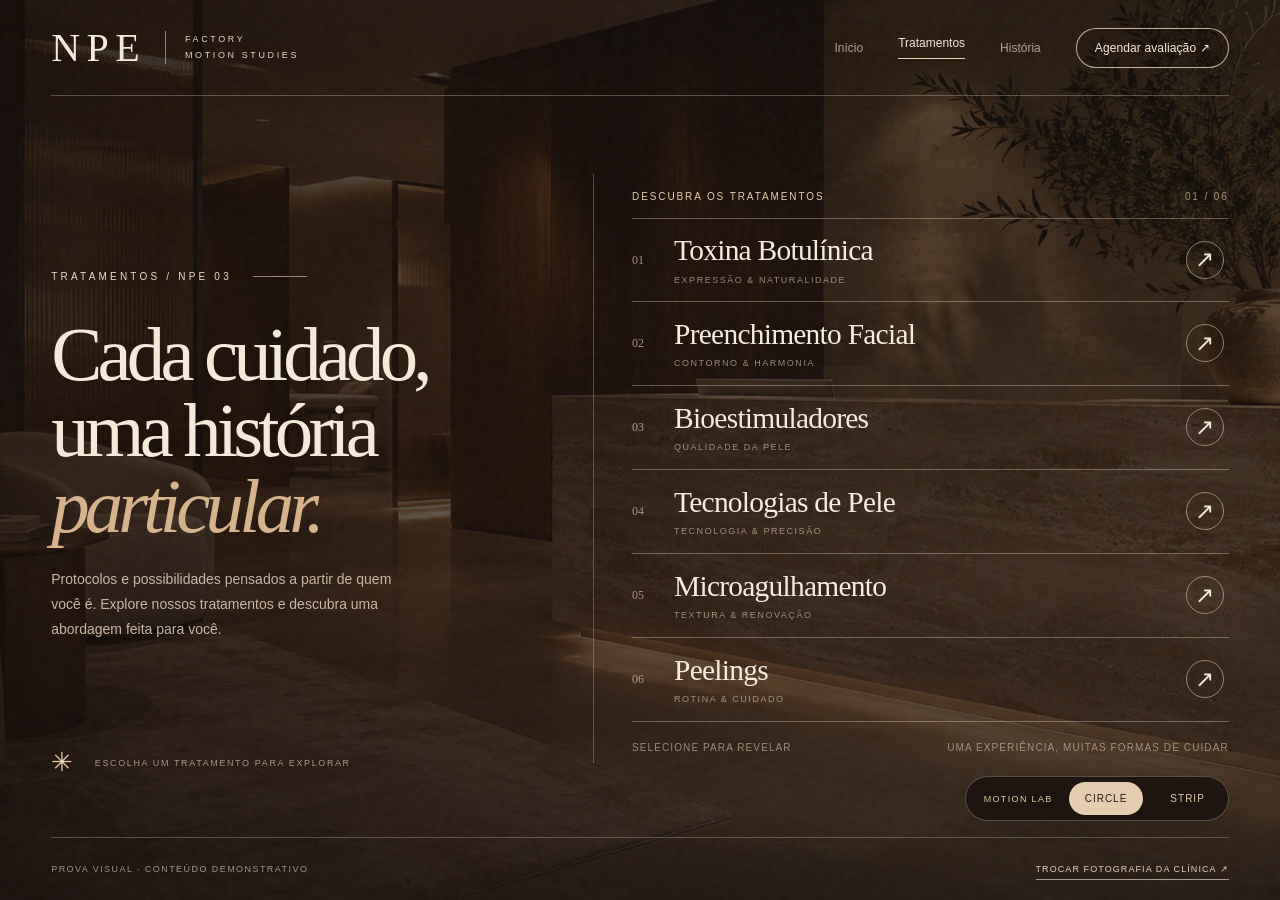
<file: aprovadas-historico/unreveal.html>
<!DOCTYPE html>
<html lang="pt-BR">
<head>
<meta charset="utf-8" />
<meta name="viewport" content="width=device-width, initial-scale=1, viewport-fit=cover"/>
<meta name="theme-color" content="#241b16"/>
<title>NPE Factory — Tratamentos 03 / Unreveal Background Scene</title>
<style>
:root{--ivory:#f5e9da;--soft:#d7c5af;--ink:#211912;--gold:#e2bd90;--photo:url('[data-uri]');--ease:cubic-bezier(.22,1,.36,1)}
*{box-sizing:border-box}
html{scroll-behavior:smooth}
body{margin:0;min-height:100svh;background:#241c18;color:var(--ivory);font-family:Arial,Helvetica,sans-serif;-webkit-font-smoothing:antialiased}
button{font:inherit;color:inherit;cursor:pointer}
button:focus-visible{outline:2px solid #f7d3a7;outline-offset:5px}
body.locked{overflow:hidden}
.scene-photo{position:fixed;inset:0;background-image:var(--photo);background-position:center 51%;background-size:cover;background-repeat:no-repeat;z-index:-2;pointer-events:none;transform:translateZ(0)}
.scene-photo::after{content:"";position:absolute;inset:0;background:linear-gradient(91deg,rgba(19,12,9,.82) 0%,rgba(25,16,12,.69) 37%,rgba(18,14,12,.58) 59%,rgba(16,12,10,.58) 100%),linear-gradient(0deg,rgba(18,12,10,.56),transparent 36%,rgba(12,7,5,.24));pointer-events:none}
.scene-grain{position:fixed;inset:0;z-index:-1;pointer-events:none;opacity:.1;background-image:url("data:image/svg+xml,%3Csvg viewBox='0 0 128 128' xmlns='http://www.w3.org/2000/svg'%3E%3Cfilter id='n'%3E%3CfeTurbulence type='fractalNoise' baseFrequency='.8' numOctaves='3' seed='6' stitchTiles='stitch'/%3E%3C/filter%3E%3Crect width='100%25' height='100%25' filter='url(%23n)' opacity='.36'/%3E%3C/svg%3E")}
.shell.is-obscured{opacity:0;pointer-events:none}
.shell{min-height:100svh;display:flex;flex-direction:column;position:relative;z-index:1;isolation:isolate}
header{margin:0 auto;width:min(92%,1610px);height:96px;display:flex;justify-content:space-between;align-items:center;gap:25px;border-bottom:1px solid rgba(245,233,218,.29)}
.logo{display:flex;align-items:center;gap:19px;min-width:0;white-space:nowrap}.logo-big{font:40px/1 Georgia,'Times New Roman',serif;letter-spacing:.16em;font-weight:400}.logo-sep{height:33px;width:1px;background:#f3dfc38a}.logo-caption{font-size:9px;letter-spacing:.29em;line-height:1.7;color:#e7d6c5;text-transform:uppercase}.topnav{display:flex;align-items:center;gap:35px}.topnav span{font-size:12px;color:#e0cfbdba}.topnav .current{color:var(--ivory);padding-bottom:8px;border-bottom:1px solid #e9cfab}.topnav .demo-cta{border:1px solid rgba(242,225,202,.76);border-radius:50px;background:#21130e30;padding:12px 18px;letter-spacing:.01em;color:var(--ivory);white-space:nowrap;font-size:12px}
.content{flex:1;width:min(92%,1610px);margin:0 auto;display:grid;grid-template-columns:minmax(0,46%) minmax(0,54%);align-items:center;gap:0;min-height:calc(100svh - 159px);padding:38px 0 35px}
.left{height:100%;min-height:570px;display:flex;flex-direction:column;align-items:flex-start;justify-content:center;padding:15px 6% 38px 0;position:relative}
.kicker{font-size:10px;letter-spacing:.32em;text-transform:uppercase;color:#eddbc2;display:flex;align-items:center;gap:21px}.kicker::after{content:"";width:54px;height:1px;background:#e9ccb79c}
h1{font-family:Georgia,'Times New Roman',serif;font-weight:400;font-size:clamp(60px,6vw,112px);line-height:.99;letter-spacing:-.063em;margin:35px 0 22px;text-wrap:balance;max-width:680px}h1 em{font-weight:400;font-style:italic;color:#d6b38d}
.support{max-width:350px;font-size:14px;line-height:1.8;color:#e4d2c1d9;margin:0}
.left-bottom{display:flex;align-items:center;gap:20px;position:absolute;bottom:26px;left:0;color:#ddc9b5b5;font-size:9px;letter-spacing:.18em;text-transform:uppercase}.left-bottom .cross{font:26px/1 Georgia,serif;font-weight:300;color:#e9cfab}
.catalog{min-width:0;padding:10px 0 10px 6%;border-left:1px solid rgba(245,233,218,.27)}
.cat-heading{display:flex;align-items:center;justify-content:space-between;font-size:10px;text-transform:uppercase;letter-spacing:.19em;color:#e5ccad;padding:7px 0 16px}
.cat-heading span:last-child{opacity:.65}
.index{display:flex;flex-direction:column}
.treatment{position:relative;isolation:isolate;display:grid;grid-template-columns:42px minmax(0,1fr) 42px;align-items:center;width:100%;min-height:84px;padding:14px 5px 14px 0;background:transparent;border:0;border-bottom:1px solid rgba(245,233,218,.34);text-align:left;overflow:hidden;transition:padding .45s var(--ease),border-color .4s}
.treatment:first-child{border-top:1px solid rgba(245,233,218,.34)}
.treatment::before{content:"";position:absolute;inset:0;z-index:-1;background:linear-gradient(90deg,rgba(238,212,184,.18),rgba(255,237,211,.08) 82%);transform:translateY(104%);transition:transform .6s var(--ease)}
.treatment:hover::before,.treatment:focus-visible::before{transform:translateY(0)}
.treatment:hover,.treatment:focus-visible{padding-left:14px;border-color:#e8ccb790}
.item-index{font:12px/1 Georgia,serif;color:#e6c8acb0;align-self:center}.item-main{display:flex;flex-direction:column;gap:7px;min-width:0}
.item-name{font:clamp(24px,2.3vw,38px)/1.13 Georgia,'Times New Roman',serif;letter-spacing:-.025em;white-space:normal;color:#f6ecdf}
.item-type{font-size:9px;letter-spacing:.17em;text-transform:uppercase;color:#d9c8b5a8}
.item-arrow{justify-self:end;display:grid;place-items:center;border:1px solid #f1deca83;border-radius:50%;font-size:23px;font-weight:200;width:38px;height:38px;transition:transform .5s var(--ease),background .4s}
.treatment:hover .item-arrow,.treatment:focus-visible .item-arrow{transform:rotate(45deg);background:#f6e7d71f}
.cat-foot{display:flex;align-items:center;justify-content:space-between;margin-top:20px;font-size:10px;color:#d6c2aaa6;letter-spacing:.11em;text-transform:uppercase}
footer{margin:0 auto;width:min(92%,1610px);height:63px;display:flex;justify-content:space-between;align-items:center;border-top:1px solid rgba(245,233,218,.28);font-size:9px;letter-spacing:.16em;color:#dbcbbab2;text-transform:uppercase;gap:18px}
footer .upload{color:#e6d2b7;background:none;border:0;border-bottom:1px solid rgba(245,233,218,.6);padding:5px 0;text-transform:uppercase;letter-spacing:.12em;font-size:9px}
/* Reveal scene: the photograph underneath is never replaced. */
.detail{position:fixed;inset:0;z-index:40;display:none;overflow-y:auto;overscroll-behavior:contain;color:var(--ivory);background-image:linear-gradient(99deg,rgba(16,11,9,.84),rgba(24,16,12,.62)),var(--photo);background-position:center,center 51%;background-size:cover,cover;background-repeat:no-repeat;clip-path:circle(0 at 50% 50%)}
.detail.visible{display:block}
.detail::before{content:"";position:fixed;inset:0;background:radial-gradient(circle at 82% 20%,rgba(188,131,78,.12),transparent 42%),linear-gradient(100deg,rgba(12,9,7,.13),rgba(34,24,18,.05) 80%);pointer-events:none;z-index:0}
.detail-shell{min-height:100svh;width:min(92%,1610px);margin:0 auto;position:relative;display:flex;flex-direction:column;z-index:1}
.detail-head{display:flex;align-items:center;justify-content:space-between;gap:25px;padding:0 0 0;height:96px;border-bottom:1px solid #e8d1b765}
.detail-head .crumb{font-size:10px;letter-spacing:.24em;text-transform:uppercase;color:#e9d1b6}
.back{border:1px solid #f6e6d278;background:#f6e0c70d;border-radius:50px;color:#f7e6d4;padding:13px 19px;font-size:10px;text-transform:uppercase;letter-spacing:.14em;display:flex;gap:17px;align-items:center;transition:background .3s}
.back:hover{background:#f6e6d22a}
.detail-main{flex:1;min-height:calc(100svh - 176px);display:grid;grid-template-columns:minmax(0,58%) minmax(0,42%);gap:5vw;align-items:center;padding:45px 0 65px}
.detail-left{min-width:0;position:relative}
.detail-label{font-size:10px;letter-spacing:.25em;text-transform:uppercase;color:#f0cfab;display:flex;gap:18px;align-items:center}
.detail-label::before{content:"";height:1px;width:42px;background:#e4c69f}
.detail-title{font:400 clamp(70px,7.8vw,150px)/.94 Georgia,serif;letter-spacing:-.066em;margin:37px 0 25px;overflow-wrap:anywhere;text-wrap:balance}
.detail-title em{color:#d8b18b;font-style:italic;font-weight:400}
.detail-sub{font:italic 400 clamp(19px,2.3vw,35px)/1.3 Georgia,serif;max-width:620px;color:#ead0b1;margin:0}
.detail-right{position:relative;padding:36px 0 5px;display:flex;flex-direction:column;gap:40px;min-width:0}
.detail-unit{border-top:1px solid #f3dfc480;padding-top:22px}
.detail-unit .mini{font-size:9px;letter-spacing:.23em;text-transform:uppercase;color:#e8caaa}
.detail-unit p{font-size:15px;line-height:1.8;color:#f3e3d2;max-width:440px;margin:14px 0 0}
.detail-unit ul{list-style:none;padding:0;margin:17px 0 0;display:flex;flex-direction:column;gap:14px;color:#f0e1d0;font-size:14px;line-height:1.45}
.detail-unit li::before{content:'—';padding-right:14px;color:#dbb88c}
.book{background:#ecd4b6;color:#241b15;border:0;border-radius:50px;padding:18px 24px;align-self:flex-start;display:flex;gap:26px;align-items:center;font-size:12px;transition:background .3s,transform .3s}
.book:hover{background:#fff0d8;transform:translateY(-3px)}
.detail-bottom{padding:15px 0 23px;border-top:1px solid #e8d1b76b;display:flex;justify-content:space-between;font-size:10px;letter-spacing:.15em;text-transform:uppercase;color:#d8c4aa}
.detail-num{position:absolute;bottom:-14vh;left:-4vw;z-index:-1;font:400 clamp(250px,38vw,680px)/.8 Georgia,serif;color:rgba(245,219,180,.04);pointer-events:none}
/* lab controls */
.motion-lab{position:fixed;bottom:79px;right:4%;z-index:60;display:flex;align-items:center;gap:11px;background:rgba(25,17,13,.85);backdrop-filter:blur(14px);border:1px solid #f2dcc04a;border-radius:50px;padding:5px 7px 5px 18px;box-shadow:0 14px 44px #0003}
.motion-lab .lab-label{font-size:9px;letter-spacing:.15em;color:#e3cba9;padding-right:5px;text-transform:uppercase}
.motion-lab button{border:0;background:transparent;border-radius:50px;padding:11px 16px;color:#dfc8aa;font-size:10px;letter-spacing:.1em;text-transform:uppercase;transition:background .3s,color .3s}
.motion-lab button[aria-pressed="true"]{background:#e7cdb0;color:#251912}
.toast{position:fixed;z-index:100;left:50%;bottom:140px;transform:translate(-50%,12px);opacity:0;pointer-events:none;padding:14px 22px;background:#f0dbc4;color:#251a16;font-size:12px;box-shadow:0 16px 40px #0005;transition:opacity .25s,transform .25s;max-width:min(90%,460px);text-align:center;border-radius:4px}
.toast.show{opacity:1;transform:translate(-50%,0)}
@media (max-width:1140px){.content{grid-template-columns:42% 58%}.item-name{font-size:clamp(22px,2.7vw,35px)}h1{font-size:clamp(57px,6vw,88px)}.left{min-height:550px}.treatment{min-height:77px}.topnav span:first-child{display:none}}
@media (max-width:780px){
 .scene-photo{background-position:60% center}.scene-photo::after{background:linear-gradient(90deg,rgba(18,11,8,.86),rgba(23,16,12,.69)),linear-gradient(0deg,#150e0b83,transparent 40%)}
 header{height:78px;width:90%}.logo-big{font-size:28px}.logo-caption{font-size:7px;letter-spacing:.16em}.logo-sep{height:27px}.topnav span{display:none}.topnav .demo-cta{font-size:9px;padding:10px 13px}
 .content{width:90%;display:flex;flex-direction:column;align-items:stretch;justify-content:flex-start;min-height:unset;padding:30px 0 80px}
 .left{min-height:unset;padding:18px 0 37px;justify-content:flex-start;gap:0}
 h1{font-size:clamp(55px,11vw,80px);max-width:630px;margin:22px 0 15px;line-height:.98}.support{font-size:12px;line-height:1.7;max-width:330px}.left-bottom{display:none}
 .catalog{padding:12px 0 0;border-left:0}.cat-heading{font-size:9px}.treatment{min-height:75px;grid-template-columns:31px minmax(0,1fr) 35px;padding:12px 0}.item-name{font-size:clamp(23px,5.1vw,32px)}.item-type{font-size:8px}.item-arrow{width:31px;height:31px;font-size:19px}.cat-foot{font-size:9px}
 footer{width:90%;min-height:65px;height:auto;align-items:center;padding:12px 0 20px;flex-wrap:wrap;font-size:8px}
 .motion-lab{right:5%;left:auto;top:89px;bottom:auto;padding:4px 5px 4px 7px;justify-content:flex-end}.motion-lab .lab-label{display:none}.motion-lab button{font-size:9px;padding:12px 15px}
 .detail-shell{width:90%}.detail-head{height:78px}.detail-head .crumb{font-size:8px}.back{font-size:9px;padding:10px 13px;gap:8px}
 .detail-main{display:flex;flex-direction:column;align-items:stretch;justify-content:flex-start;gap:30px;min-height:unset;padding:60px 0 65px}
 .detail-title{font-size:clamp(56px,12vw,105px);margin:22px 0 18px}.detail-sub{font-size:clamp(20px,5vw,28px)}
 .detail-right{padding-top:12px;gap:25px}.detail-unit p{font-size:13px;line-height:1.7}.detail-unit ul{font-size:12px;gap:12px}.detail-bottom{font-size:8px;gap:20px;padding-bottom:78px}
 .detail-num{font-size:68vw;bottom:8vh;left:0}
}
@media(max-width:385px){.logo-caption{display:none}.logo-sep{display:none}.logo-big{font-size:30px}h1{font-size:51px}.item-name{font-size:21px}.treatment{min-height:70px}.motion-lab .lab-label{display:none}.motion-lab{justify-content:center;right:5%}}
@media(prefers-reduced-motion:reduce){*,*::before,*::after{transition:none!important;scroll-behavior:auto!important;animation:none!important}}
</style>
</head>
<body>
<div class="scene-photo" id="backgroundPhoto" aria-hidden="true"></div><div class="scene-grain" aria-hidden="true"></div>
<div class="shell" id="shell">
  <header>
    <div class="logo"><span class="logo-big">NPE</span><span class="logo-sep"></span><span class="logo-caption">FACTORY<br/>MOTION STUDIES</span></div>
    <nav class="topnav" aria-label="Navegação demonstrativa"><span>Início</span><span class="current">Tratamentos</span><span>História</span><button class="demo-cta" id="topCta" type="button">Agendar avaliação ↗</button></nav>
  </header>
  <main class="content">
    <section class="left" aria-labelledby="mainTitle">
      <div class="kicker">TRATAMENTOS / NPE 03</div>
      <h1 id="mainTitle">Cada cuidado,<br/>uma história <em>particular.</em></h1>
      <p class="support">Protocolos e possibilidades pensados a partir de quem você é. Explore nossos tratamentos e descubra uma abordagem feita para você.</p>
      <div class="left-bottom"><span class="cross">✳</span><span>ESCOLHA UM TRATAMENTO PARA EXPLORAR</span></div>
    </section>
    <section class="catalog" aria-label="Lista de tratamentos">
      <div class="cat-heading"><span>DESCUBRA OS TRATAMENTOS</span><span>01 / 06</span></div>
      <div class="index" id="treatmentList"></div>
      <div class="cat-foot"><span>SELECIONE PARA REVELAR</span><span>UMA EXPERIÊNCIA, MUITAS FORMAS DE CUIDAR</span></div>
    </section>
  </main>
  <footer><span>PROVA VISUAL · CONTEÚDO DEMONSTRATIVO</span><button class="upload" id="uploadButton" type="button">Trocar fotografia da clínica ↗</button><input id="photoInput" type="file" accept="image/*" hidden /></footer>
</div>
<section class="detail" id="detail" role="dialog" aria-modal="true" aria-hidden="true" aria-labelledby="detailTitle">
 <div class="detail-shell">
   <div class="detail-head"><span class="crumb">NPE / CUIDADOS PERSONALIZADOS</span><button class="back" id="back" type="button"><span>←</span> Voltar aos tratamentos</button></div>
   <div class="detail-main">
     <div class="detail-left">
       <div class="detail-label" id="detailLabel">TRATAMENTO 01 / 06</div>
       <h2 class="detail-title" id="detailTitle">Tratamento</h2>
       <p class="detail-sub" id="detailSub">Uma abordagem feita para você.</p>
     </div>
     <div class="detail-right">
       <div class="detail-unit"><div class="mini">SOBRE O TRATAMENTO</div><p id="detailDescription"></p></div>
       <div class="detail-unit"><div class="mini">O QUE CONVERSAMOS NA AVALIAÇÃO</div><ul id="detailPoints"></ul></div>
       <button class="book" id="detailCTA" type="button">Solicitar avaliação <span aria-hidden="true">↗</span></button>
     </div>
   </div>
   <div class="detail-num" id="detailNum">01</div>
   <div class="detail-bottom"><span>UMA EXPERIÊNCIA NPE FACTORY</span><span id="detailBottomCount">01 — 06</span></div>
 </div>
</section>
<div class="motion-lab" id="motionLab" aria-label="Selecionar animação"><span class="lab-label">MOTION LAB</span><button type="button" id="motionCircle" aria-pressed="true">Circle</button><button type="button" id="motionStrip" aria-pressed="false">Strip</button></div>
<div class="toast" id="toast" role="status" aria-live="polite"></div>
<script>
(() => {
'use strict';
const treatments=[
 {title:'Toxina Botulínica',category:'EXPRESSÃO & NATURALIDADE',display:'Toxina<br/><em>Botulínica.</em>',sub:'Expressão preservada. Cuidado individual.',description:'Um planejamento cuidadoso que considera a expressão facial, as particularidades de cada rosto e os objetivos individuais. A indicação é feita após avaliação por profissional habilitado.',points:['Objetivos e expectativas','Avaliação profissional e indicações','Orientações específicas de cuidado']},
 {title:'Preenchimento Facial',category:'CONTORNO & HARMONIA',display:'Preenchimento<br/><em>Facial.</em>',sub:'Proporções que respeitam sua identidade.',description:'Procedimento que pode integrar um plano individual de cuidados estéticos. A avaliação considera necessidades, proporções e expectativas, com atenção à segurança.',points:['Análise das proporções faciais','Possibilidades e limites do procedimento','Planejamento individualizado']},
 {title:'Bioestimuladores',category:'QUALIDADE DA PELE',display:'Bioesti-<br/><em>muladores.</em>',sub:'Um olhar atento à singularidade da pele.',description:'A indicação de bioestimuladores depende das características da pele, da avaliação clínica e do histórico individual. Cada plano é construído a partir desses elementos.',points:['Condições e necessidades da pele','Adequação ao seu perfil','Cuidados antes e após o procedimento']},
 {title:'Tecnologias de Pele',category:'TECNOLOGIA & PRECISÃO',display:'Tecnologias<br/><em>de Pele.</em>',sub:'Conhecimento aplicado a cada necessidade.',description:'Tecnologias e recursos de atendimento podem ser considerados conforme os objetivos e a avaliação profissional. O plano deve respeitar as condições de cada pessoa.',points:['Necessidades e objetivos individuais','Tecnologias disponíveis na clínica','Possibilidades e orientações']},
 {title:'Microagulhamento',category:'TEXTURA & RENOVAÇÃO',display:'Micro-<br/><em>agulhamento.</em>',sub:'A delicadeza de um cuidado bem planejado.',description:'A adequação do microagulhamento exige avaliação profissional das condições da pele, dos cuidados necessários e de eventuais contraindicações.',points:['Condições atuais da pele','Cuidados e contraindicações','Plano de acompanhamento']},
 {title:'Peelings',category:'ROTINA & CUIDADO',display:'Peelings<br/><em>faciais.</em>',sub:'Cada pele tem seu próprio tempo.',description:'Há diferentes abordagens de peeling, cuja indicação depende de uma avaliação da pele e do contexto individual. Os cuidados recomendados podem variar entre elas.',points:['Tipo e condição da pele','Objetivos e opções de tratamento','Preparo e cuidados posteriores']}
];
const $=id=>document.getElementById(id);
const list=$('treatmentList'),scene=$('detail'),back=$('back');
const motionCircle=$('motionCircle'),motionStrip=$('motionStrip'),photo=$('backgroundPhoto');
let mode='circle',active=-1,busy=false,opener=null,origin={x:innerWidth*.68,y:innerHeight*.5},toastTimeout=null;
const reduced=()=>window.matchMedia('(prefers-reduced-motion: reduce)').matches;
const clamp=(v,a,b)=>Math.max(a,Math.min(b,v));
const nn=i=>String(i+1).padStart(2,'0');
list.innerHTML=treatments.map((t,i)=>`<button class="treatment" data-i="${i}" type="button" aria-label="Conhecer ${t.title}"><span class="item-index">${nn(i)}</span><span class="item-main"><span class="item-name">${t.title}</span><span class="item-type">${t.category}</span></span><span class="item-arrow" aria-hidden="true">↗</span></button>`).join('');
const toast=msg=>{const box=$('toast');box.textContent=msg;box.classList.add('show');clearTimeout(toastTimeout);toastTimeout=setTimeout(()=>box.classList.remove('show'),3500)};
const chooseMotion=m=>{if(busy||active>=0)return;mode=m;motionCircle.setAttribute('aria-pressed',String(m==='circle'));motionStrip.setAttribute('aria-pressed',String(m==='strip'));};
motionCircle.addEventListener('click',()=>chooseMotion('circle'));motionStrip.addEventListener('click',()=>chooseMotion('strip'));
function fill(i){const t=treatments[i];$('detailLabel').textContent=`TRATAMENTO ${nn(i)} / 06 — ${t.category}`;$('detailTitle').innerHTML=t.display;$('detailSub').textContent=t.sub;$('detailDescription').textContent=t.description;$('detailPoints').innerHTML=t.points.map(x=>`<li>${x}</li>`).join('');$('detailNum').textContent=nn(i);$('detailBottomCount').textContent=`${nn(i)} — 06`;}
function circleMax(){return Math.ceil(Math.max(Math.hypot(origin.x,origin.y),Math.hypot(innerWidth-origin.x,origin.y),Math.hypot(origin.x,innerHeight-origin.y),Math.hypot(innerWidth-origin.x,innerHeight-origin.y)))+20}
function animateCircle(open){const r=circleMax(),start=open?0:r,end=open?r:0,shape=x=>`circle(${x}px at ${origin.x}px ${origin.y}px)`;scene.style.clipPath=shape(start);if(reduced()){scene.style.clipPath=shape(end);return Promise.resolve()}
const a=scene.animate([{clipPath:shape(start)},{clipPath:shape(end)}],{duration:open?940:750,easing:'cubic-bezier(.76,0,.2,1)',fill:'forwards'});return a.finished.then(()=>{scene.style.clipPath=shape(end);a.cancel()}).catch(()=>{})}
function stripMask(values){const n=values.length;const grads=[],pos=[];for(let i=0;i<n;i++){const p=clamp(values[i],0,100);grads.push(`linear-gradient(${i%2?'to top':'to bottom'},#000 0%,#000 ${p.toFixed(3)}%,transparent ${(p+.005).toFixed(3)}%,transparent 100%)`);pos.push(`${(i*100/(n-1)).toFixed(4)}% 0%`)}
const sizes=Array(n).fill(`${(100/n+.05).toFixed(3)}% 100%`).join(',');scene.style.maskImage=grads.join(',');scene.style.webkitMaskImage=grads.join(',');scene.style.maskSize=sizes;scene.style.webkitMaskSize=sizes;scene.style.maskPosition=pos.join(',');scene.style.webkitMaskPosition=pos.join(',');scene.style.maskRepeat='no-repeat';scene.style.webkitMaskRepeat='no-repeat';}
function animateStrip(open){if(reduced()){stripMask(Array(10).fill(open?100:0));return Promise.resolve()};return new Promise(resolve=>{const n=10,st=performance.now(),delay=48,duration=480,revEase=t=>1-Math.pow(1-t,4);function frame(now){let done=true;const values=Array.from({length:n},(_,i)=>{const index=open?i:n-1-i,t=clamp((now-st-index*delay)/duration,0,1);if(t<1)done=false;return 100*(open?revEase(t):1-revEase(t))});stripMask(values);if(done)resolve();else requestAnimationFrame(frame)}requestAnimationFrame(frame)})}
function resetMask(){scene.style.clipPath='none';scene.style.maskImage='none';scene.style.webkitMaskImage='none';scene.style.maskSize='';scene.style.webkitMaskSize='';scene.style.maskPosition='';scene.style.webkitMaskPosition='';}
async function reveal(i,button){if(busy||active>=0)return;busy=true;active=i;opener=button;const rect=button.getBoundingClientRect();origin={x:Math.round(clamp(rect.left+rect.width*.76,0,innerWidth)),y:Math.round(clamp(rect.top+rect.height*.5,0,innerHeight))};fill(i);scene.style.display='block';scene.setAttribute('aria-hidden','false');scene.classList.add('visible','in-motion');document.body.classList.add('locked');scene.scrollTop=0;
 if(mode==='circle'){scene.style.maskImage='none';scene.style.webkitMaskImage='none';await animateCircle(true)}else{scene.style.clipPath='none';stripMask(Array(10).fill(0));await animateStrip(true)}
 resetMask();$('shell').classList.add('is-obscured');scene.classList.remove('in-motion');busy=false;back.focus({preventScroll:true});}
async function closeDetail(){if(busy||active<0)return;busy=true;scene.classList.add('in-motion');$('shell').classList.remove('is-obscured');scene.scrollTop=0;if(mode==='circle')await animateCircle(false);else await animateStrip(false);scene.style.display='none';scene.classList.remove('visible','in-motion');scene.setAttribute('aria-hidden','true');resetMask();document.body.classList.remove('locked');active=-1;busy=false;opener?.focus({preventScroll:true});}
list.addEventListener('click',e=>{const b=e.target.closest('[data-i]');if(b)reveal(Number(b.dataset.i),b)});
back.addEventListener('click',closeDetail);
document.addEventListener('keydown',e=>{if(e.key==='Escape'&&active>=0){e.preventDefault();closeDetail()}if(e.key==='Tab'&&active>=0){const els=[...scene.querySelectorAll('button:not([disabled]), a[href]')];if(!els.length)return;const first=els[0],last=els.at(-1);if(e.shiftKey&&document.activeElement===first){e.preventDefault();last.focus()}else if(!e.shiftKey&&document.activeElement===last){e.preventDefault();first.focus()}}});
$('uploadButton').addEventListener('click',()=>$('photoInput').click());
$('photoInput').addEventListener('change',e=>{const file=e.target.files?.[0];if(!file)return;if(!file.type.startsWith('image/')){toast('Selecione um arquivo de imagem.');return}const reader=new FileReader();reader.onload=()=>{document.documentElement.style.setProperty('--photo',`url(${JSON.stringify(reader.result)})`);photo.style.backgroundImage=`url(${JSON.stringify(reader.result)})`;toast('Foto alterada apenas nesta visualização.');};reader.readAsDataURL(file)});
$('topCta').addEventListener('click',()=>toast('Prova de conceito: o WhatsApp será conectado ao número real do cliente.'));
$('detailCTA').addEventListener('click',()=>toast('Prova de conceito: o WhatsApp será conectado ao número real do cliente.'));
})();
</script>
</body>
</html>
</file>
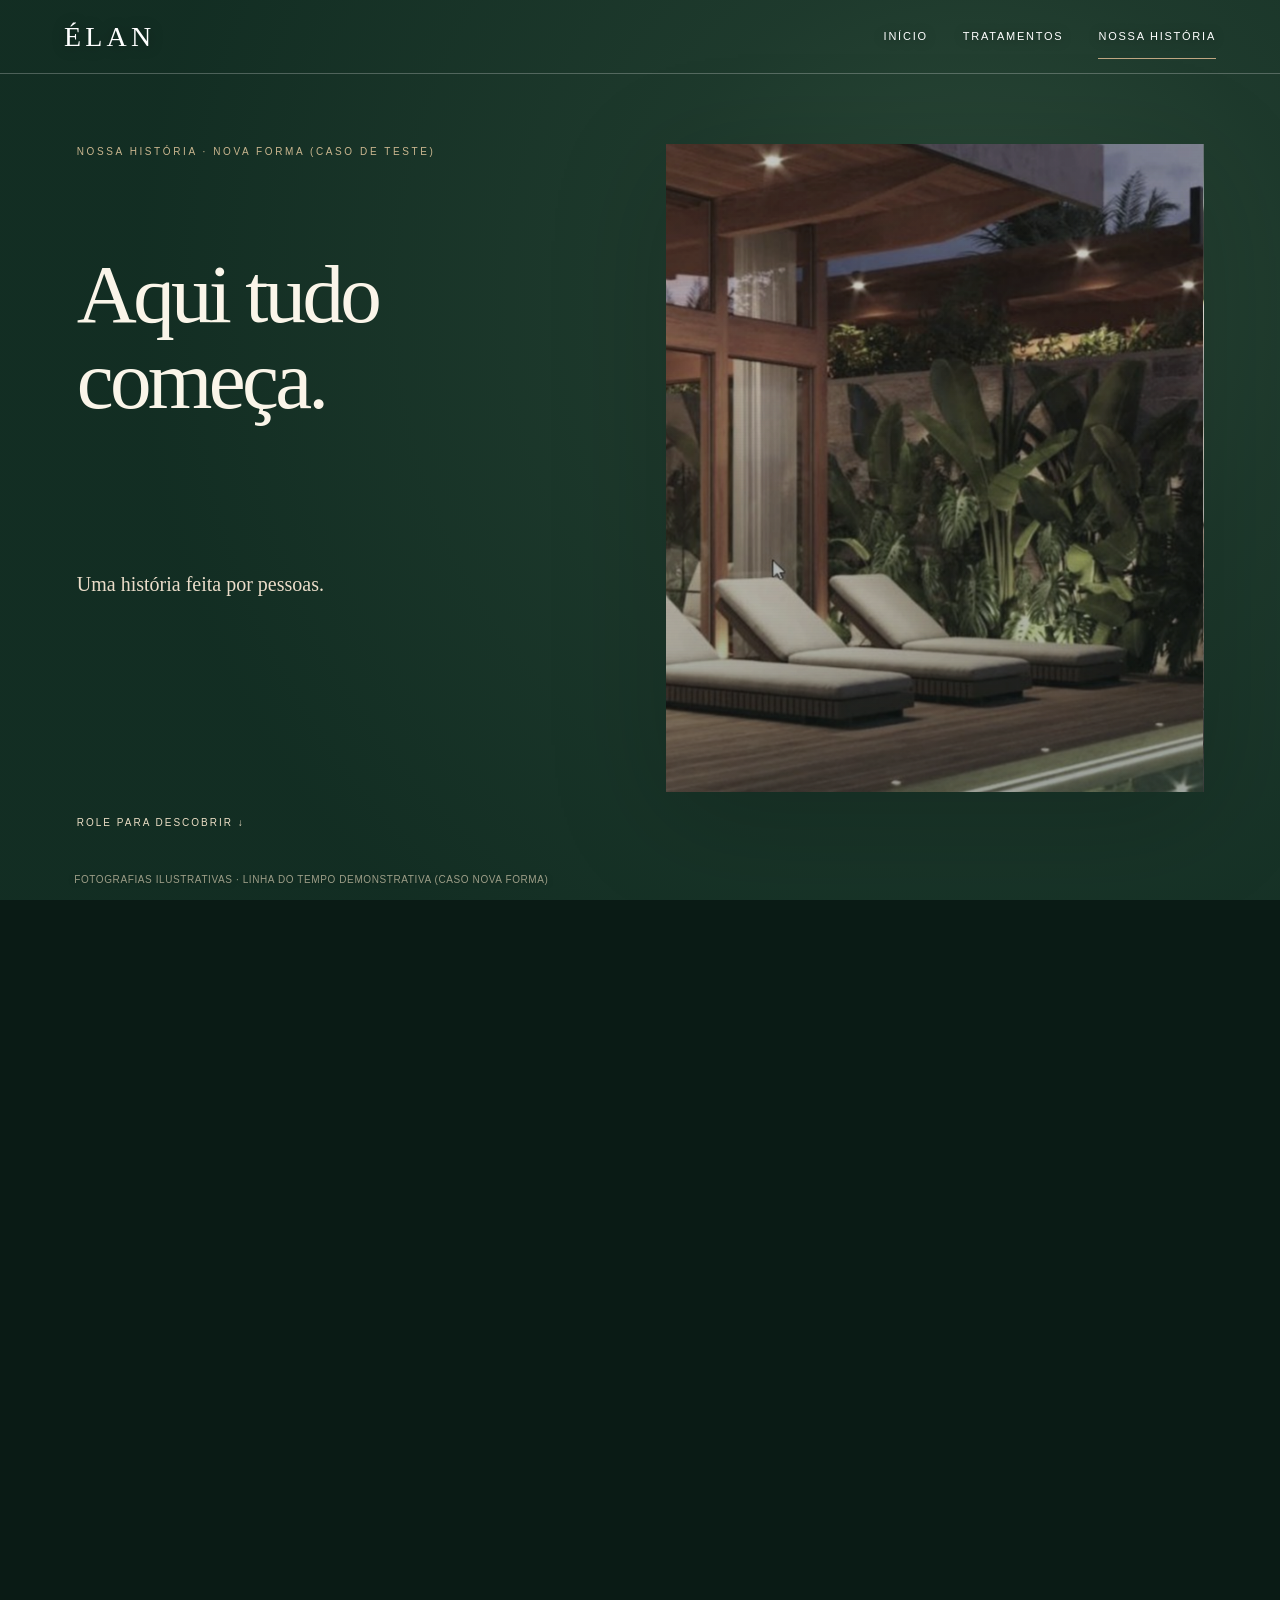
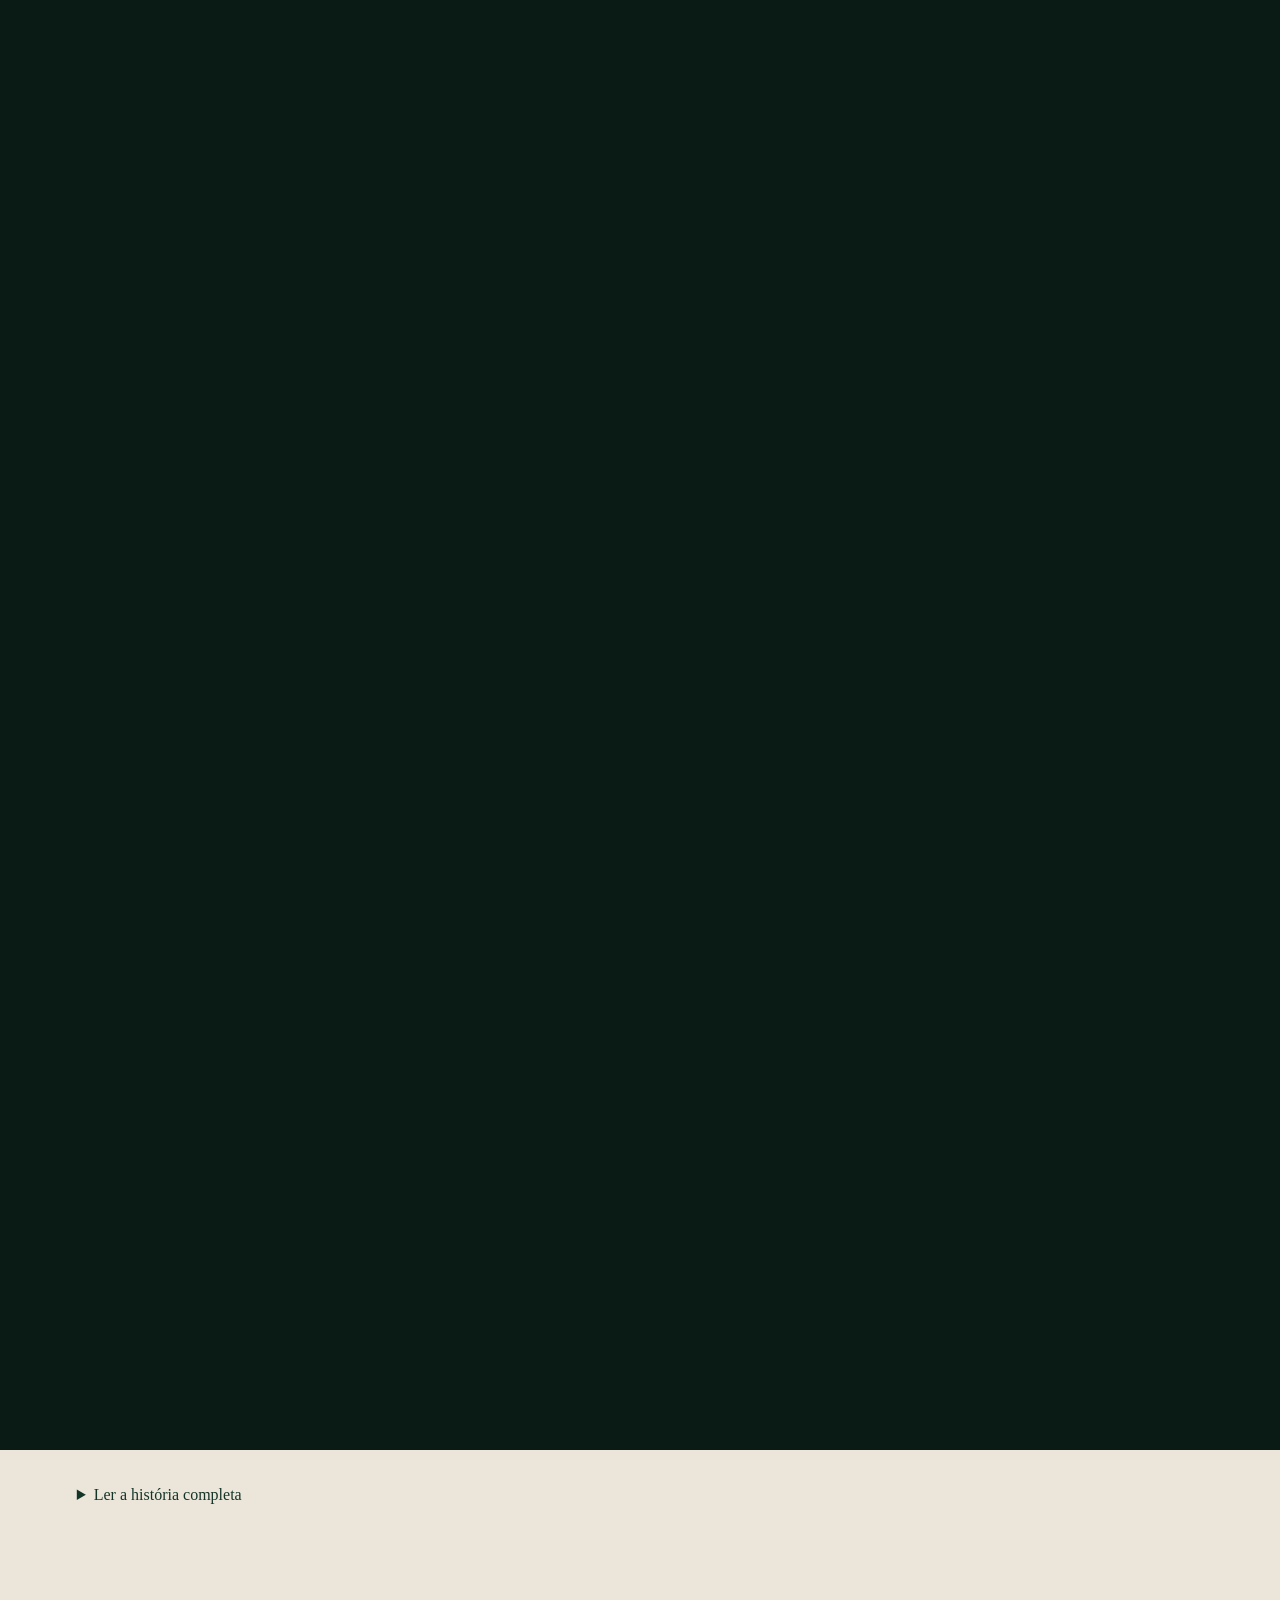
<file: experiencia-tres-cenas/nossa-historia.html>
<!doctype html><html lang="pt-BR"><head><meta charset="utf-8"><meta name="viewport" content="width=device-width,initial-scale=1"><meta name="theme-color" content="#153428"><meta name="robots" content="noindex,nofollow"><meta name="description" content="ÉLAN — experiências de cuidado, tratamentos e histórias. Template demonstrativo da NPE Factory."><title>Nossa História — ÉLAN</title><link rel="stylesheet" href="shared.css"><link rel="stylesheet" href="home-approved.css"><link rel="stylesheet" href="home.css"><link rel="stylesheet" href="history.css"><link rel="stylesheet" href="treatments.css"><script type="module" src="app.js"></script></head><body><a href="#main" class="skip-link">Pular para o conteúdo</a><header class="site-nav"><a class="nav-brand" href="index.html" data-npe-link aria-label="ÉLAN — Início">ÉLAN</a><button id="menuToggle" aria-expanded="false" aria-controls="mainLinks">MENU +</button><nav id="mainLinks" aria-label="Navegação principal"><a data-npe-link href="index.html">Início</a><a data-npe-link href="tratamentos.html">Tratamentos</a><a data-npe-link href="nossa-historia.html">Nossa História</a></nav></header><main id="main" class="npe-main history-page" data-page="history" data-case="ambiente" tabindex="-1"><div class="route-surface">
<div class="journey" id="journey" aria-label="Demonstração da narrativa cronológica">
 <section class="stage" id="stage">
  <div class="stage__ambient"></div><div class="gridline"></div>
  <div class="opening" id="opening"><div class="opening__kicker">Nossa História · <span id="storyIdentity"></span></div><h1 class="opening__headline" id="originPhrase">Onde tudo começa.</h1><p class="opening__sub" id="openingPhrase">Uma história feita por pessoas.</p><span class="opening__rule"></span><span class="opening__scroll">Role para descobrir ↓</span></div>
  <div class="photo" id="photo"><div id="photoScenes" style="position:absolute;inset:0"></div><span class="photo__shade"></span><span class="photo__grain"></span><span class="photo__border"></span></div>
  <div class="cover-word" id="coverWord" hidden></div>
  <div class="story-card" id="storyCard"><div class="story-card__inner" id="chapters"></div></div>
  <div class="today" id="today"><div class="kicker">Da trajetória ao presente</div><h2>Presente</h2><p id="todayCaption">Uma história em permanente construção.</p><p id="presentText"></p></div>
  <div class="stage__header" id="stageHeader"><span class="mark">ÉLAN</span><span>Nossa História — Linha do tempo</span></div>
  <div class="timeline-progress" id="progress"><i class="timeline-progress__fill" id="progressFill"></i></div>
  <div class="stage__counter" id="stageCounter">01 / 06</div>
  <div class="stage__disclaimer">Fotografias ilustrativas · linha do tempo demonstrativa (caso Nova Forma)</div>
 </section>
</div>
<details class="story-reading"><summary>Ler a história completa</summary>
 <section class="linear-story" id="linearStory" aria-label="História completa"><h2>Aqui tudo começa.</h2><p>Uma história feita por pessoas.</p><article><strong>1994</strong><h3>O começo de uma trajetória</h3><p>As atividades começaram em um espaço pequeno e simples em Balneário Camboriú. Muitas das primeiras clientes continuaram sendo atendidas pela clínica.</p></article><article><strong>1996</strong><h3>O primeiro crescimento</h3><p>O crescimento levou à ampliação do espaço físico, da equipe e das opções de tratamentos.</p></article><article><strong>2002</strong><h3>Uma sede própria</h3><p>A clínica adquiriu sua sede própria, com espaço maior e ambientes planejados para as necessidades das clientes.</p></article><article><strong>2009</strong><h3>Mais espaço para atender</h3><p>A demanda motivou outra ampliação das instalações e dos serviços de estética, saúde e bem-estar.</p></article><article><strong>2014</strong><h3>Uma nova forma de cuidar</h3><p>A empresa reformulou sua abordagem de atendimento, valorizando uma relação mais próxima e individual e desenvolvendo protocolos exclusivos.</p></article><article><strong>2017</strong><h3>Um novo endereço</h3><p>A clínica passou a funcionar no endereço atual, com salas diferenciadas, tratamentos exclusivos e equipamentos modernos.</p></article><article><h3>Presente</h3><p>Uma trajetória de dedicação à beleza, à saúde e ao atendimento individualizado.</p><p>Fundada em 1994, a Nova Forma passou por ampliações, conquistou sede própria, desenvolveu protocolos exclusivos e mudou para seu endereço atual em 2017.</p></article></section>
</details>
</div><div class="footer-reveal"><footer class="site-footer"><div class="footer-top"><span>ÉLAN / SEU TEMPO IMPORTA</span><a class="footer-contact" data-whatsapp href="#contact-status">CONTATO ↗</a></div><div class="footer-center"><span>SEU PRÓXIMO MOMENTO COMEÇA AQUI</span><h2>O cuidado também é um convite.</h2><p>Veja os tratamentos e fale com a equipe.</p><a class="footer-cta" data-whatsapp href="#contact-status">AGENDAR PELO WHATSAPP ↗</a><p id="contact-status" role="status"></p></div><div class="footer-bottom"><strong>ÉLAN</strong><nav aria-label="Navegação do rodapé"><a data-npe-link href="index.html">Início</a><a data-npe-link href="tratamentos.html">Tratamentos</a><a data-npe-link href="nossa-historia.html">Nossa História</a></nav><div><br></div></div><small class="study-note">Template de estudo · imagens ilustrativas · dados comerciais não configurados</small></footer></div></main><noscript><style>.site-nav{position:relative;height:auto;min-height:74px;flex-wrap:wrap;padding:16px 6%}.site-nav nav{display:flex;position:static;flex-wrap:wrap;padding:12px 0;gap:16px}#menuToggle{display:none}.history-page .journey{height:auto}.history-page .stage{display:none}.history-page .linear-story{display:block}.treatment-track{height:auto}.treatment-stage{height:auto;position:relative;overflow:visible;padding:100px 24px 40px}.treatment-heading{position:relative;inset:auto;width:auto}.treatment-cards{display:grid;gap:24px}.treatment-card{position:relative;inset:auto;height:480px}.card-toggle{display:none}.card-content{opacity:1;transform:none;pointer-events:auto}.card-dim{opacity:1}</style></noscript></body></html>
</file>
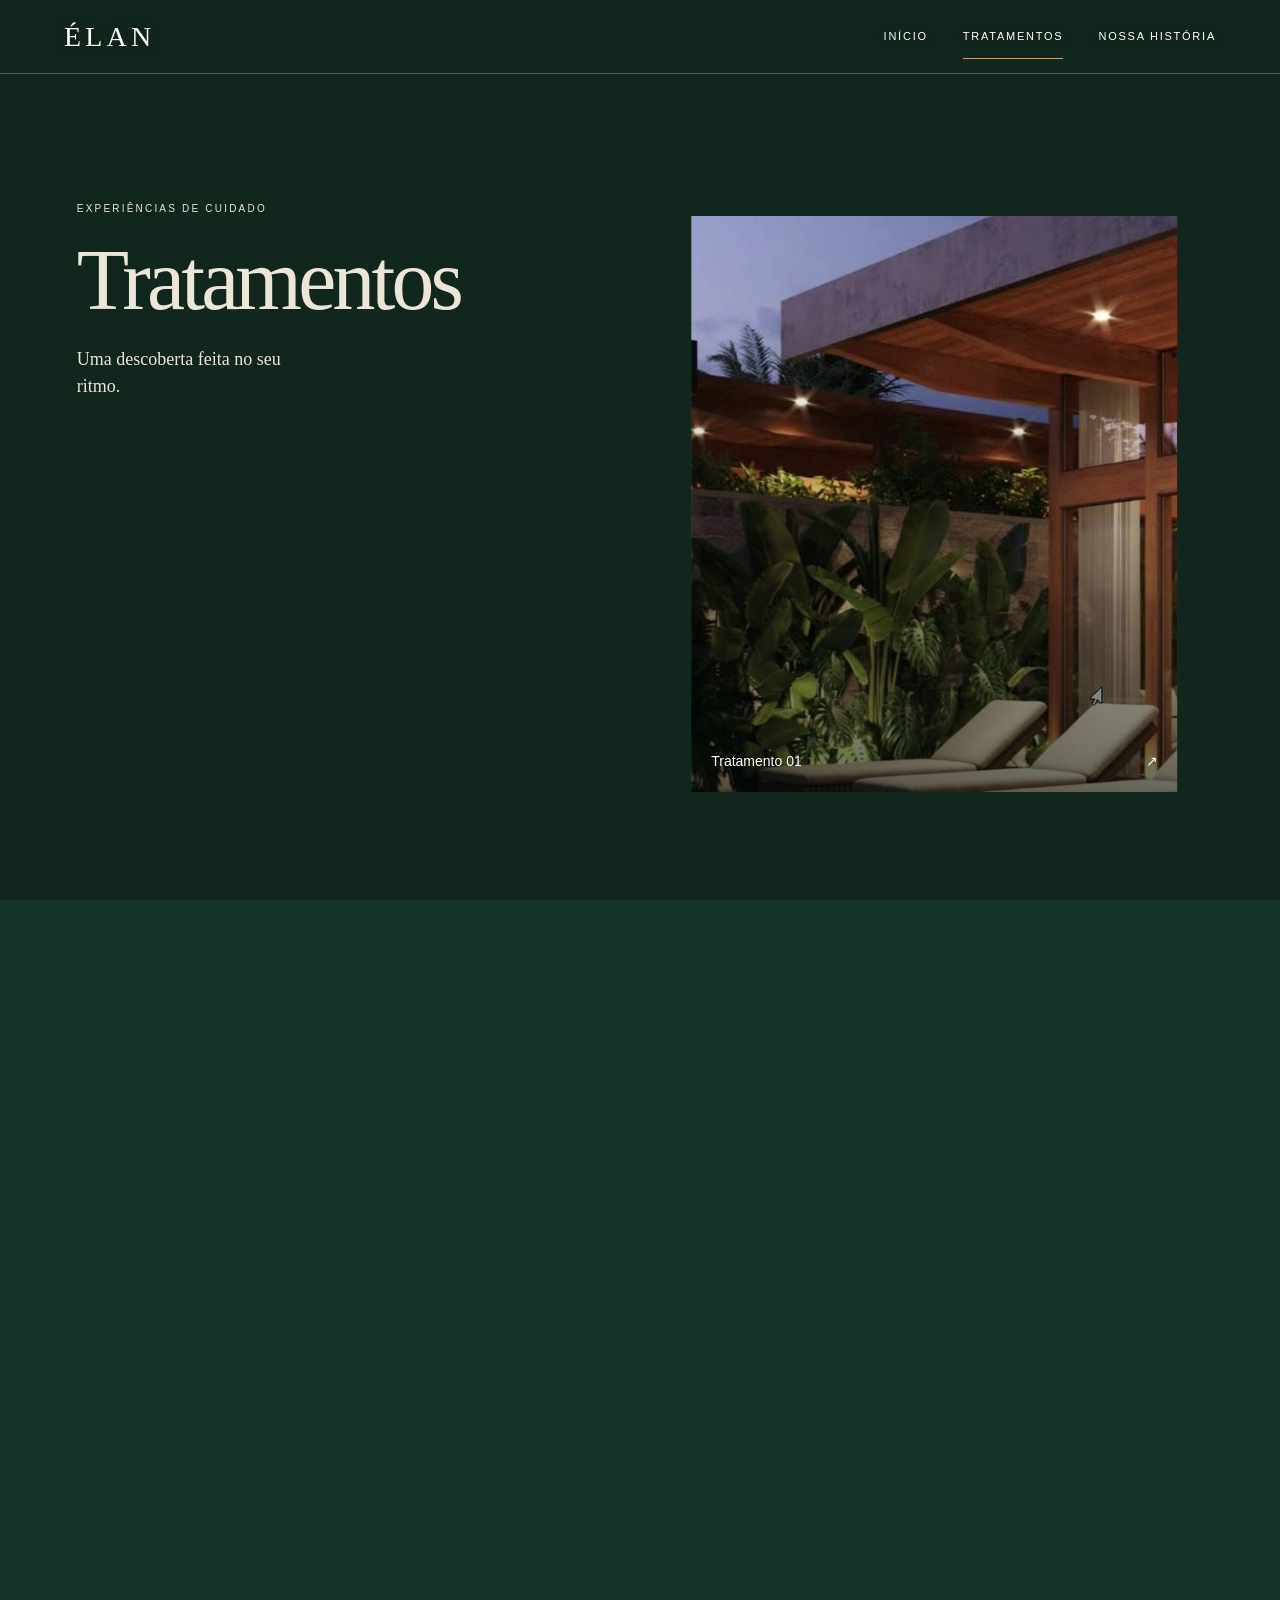
<file: experiencia-tres-cenas/tratamentos.html>
<!doctype html><html lang="pt-BR"><head><meta charset="utf-8"><meta name="viewport" content="width=device-width,initial-scale=1"><meta name="theme-color" content="#153428"><meta name="robots" content="noindex,nofollow"><meta name="description" content="ÉLAN — experiências de cuidado, tratamentos e histórias. Template demonstrativo da NPE Factory."><title>Tratamentos — ÉLAN</title><link rel="stylesheet" href="shared.css"><link rel="stylesheet" href="home-approved.css"><link rel="stylesheet" href="home.css"><link rel="stylesheet" href="history.css"><link rel="stylesheet" href="treatments.css"><script type="module" src="app.js"></script></head><body><a href="#main" class="skip-link">Pular para o conteúdo</a><header class="site-nav"><a class="nav-brand" href="index.html" data-npe-link aria-label="ÉLAN — Início">ÉLAN</a><button id="menuToggle" aria-expanded="false" aria-controls="mainLinks">MENU +</button><nav id="mainLinks" aria-label="Navegação principal"><a data-npe-link href="index.html">Início</a><a data-npe-link href="tratamentos.html">Tratamentos</a><a data-npe-link href="nossa-historia.html">Nossa História</a></nav></header><main id="main" class="npe-main treatments-page" data-page="treatments" data-case="ambiente" tabindex="-1"><div class="route-surface"><section class="treatment-track" id="treatment-track" data-variant="original"><div class="treatment-stage"><div class="treatment-heading"><span>EXPERIÊNCIAS DE CUIDADO</span><h1>Tratamentos</h1><p>Uma descoberta feita no seu ritmo.</p></div><div class="treatment-cards"><article class="treatment-card " id="tratamento-0" data-order="0"><img class="" src="assets/room.jpg" alt="Fotografia ilustrativa de ambiente" decoding="async"><div class="card-dim"></div><button class="card-toggle" aria-expanded="false" aria-controls="info-0"><span>Tratamento 01</span><span aria-hidden="true">↗</span></button><div class="card-content" id="info-0"><button class="card-close" type="button" aria-label="Fechar detalhes">Fechar ×</button><h2>Tratamento 01</h2><p>Imagem, nome e descrição reais deste tratamento serão fornecidos pelo cliente.</p><a data-whatsapp href="#contact-status">CONHEÇA O TRATAMENTO ↗</a></div></article><article class="treatment-card " id="tratamento-1" data-order="1"><img class="" src="assets/lake.jpg" alt="Fotografia ilustrativa de paisagem" decoding="async"><div class="card-dim"></div><button class="card-toggle" aria-expanded="false" aria-controls="info-1"><span>Tratamento 02</span><span aria-hidden="true">↗</span></button><div class="card-content" id="info-1"><button class="card-close" type="button" aria-label="Fechar detalhes">Fechar ×</button><h2>Tratamento 02</h2><p>Descrição demonstrativa, com informações a confirmar pelo cliente.</p><a data-whatsapp href="#contact-status">CONHEÇA O TRATAMENTO ↗</a></div></article><article class="treatment-card " id="tratamento-2" data-order="2"><img class="" src="assets/people.jpg" alt="Fotografia ilustrativa de pessoas" decoding="async"><div class="card-dim"></div><button class="card-toggle" aria-expanded="false" aria-controls="info-2"><span>Tratamento 03</span><span aria-hidden="true">↗</span></button><div class="card-content" id="info-2"><button class="card-close" type="button" aria-label="Fechar detalhes">Fechar ×</button><h2>Tratamento 03</h2><p>Texto demonstrativo; o cliente descreve o cuidado com as próprias palavras.</p><a data-whatsapp href="#contact-status">CONHEÇA O TRATAMENTO ↗</a></div></article><article class="treatment-card " id="tratamento-3" data-order="3"><img class="" src="assets/pavilion.jpg" alt="Fotografia ilustrativa de arquitetura" decoding="async"><div class="card-dim"></div><button class="card-toggle" aria-expanded="false" aria-controls="info-3"><span>Tratamento 04</span><span aria-hidden="true">↗</span></button><div class="card-content" id="info-3"><button class="card-close" type="button" aria-label="Fechar detalhes">Fechar ×</button><h2>Tratamento 04</h2><p>Conheça o tratamento e converse com a equipe sobre suas necessidades.</p><a data-whatsapp href="#contact-status">CONHEÇA O TRATAMENTO ↗</a></div></article><article class="treatment-card " id="tratamento-4" data-order="4"><img class="" src="assets/ritual.jpg" alt="Fotografia ilustrativa de ritual" decoding="async"><div class="card-dim"></div><button class="card-toggle" aria-expanded="false" aria-controls="info-4"><span>Tratamento 05</span><span aria-hidden="true">↗</span></button><div class="card-content" id="info-4"><button class="card-close" type="button" aria-label="Fechar detalhes">Fechar ×</button><h2>Tratamento 05</h2><p>Conteúdo comercial sujeito à confirmação e aprovação do cliente.</p><a data-whatsapp href="#contact-status">CONHEÇA O TRATAMENTO ↗</a></div></article></div><p class="gallery-caption">Explore os tratamentos</p></div></section></div><div class="footer-reveal"><footer class="site-footer"><div class="footer-top"><span>ÉLAN / SEU TEMPO IMPORTA</span><a class="footer-contact" data-whatsapp href="#contact-status">CONTATO ↗</a></div><div class="footer-center"><span>SEU PRÓXIMO MOMENTO COMEÇA AQUI</span><h2>O cuidado também é um convite.</h2><p>Veja os tratamentos e fale com a equipe.</p><a class="footer-cta" data-whatsapp href="#contact-status">AGENDAR PELO WHATSAPP ↗</a><p id="contact-status" role="status"></p></div><div class="footer-bottom"><strong>ÉLAN</strong><nav aria-label="Navegação do rodapé"><a data-npe-link href="index.html">Início</a><a data-npe-link href="tratamentos.html">Tratamentos</a><a data-npe-link href="nossa-historia.html">Nossa História</a></nav><div><br></div></div><small class="study-note">Template de estudo · imagens ilustrativas · dados comerciais não configurados</small></footer></div></main><noscript><style>.site-nav{position:relative;height:auto;min-height:74px;flex-wrap:wrap;padding:16px 6%}.site-nav nav{display:flex;position:static;flex-wrap:wrap;padding:12px 0;gap:16px}#menuToggle{display:none}.history-page .journey{height:auto}.history-page .stage{display:none}.history-page .linear-story{display:block}.treatment-track{height:auto}.treatment-stage{height:auto;position:relative;overflow:visible;padding:100px 24px 40px}.treatment-heading{position:relative;inset:auto;width:auto}.treatment-cards{display:grid;gap:24px}.treatment-card{position:relative;inset:auto;height:480px}.card-toggle{display:none}.card-content{opacity:1;transform:none;pointer-events:auto}.card-dim{opacity:1}</style></noscript></body></html>
</file>
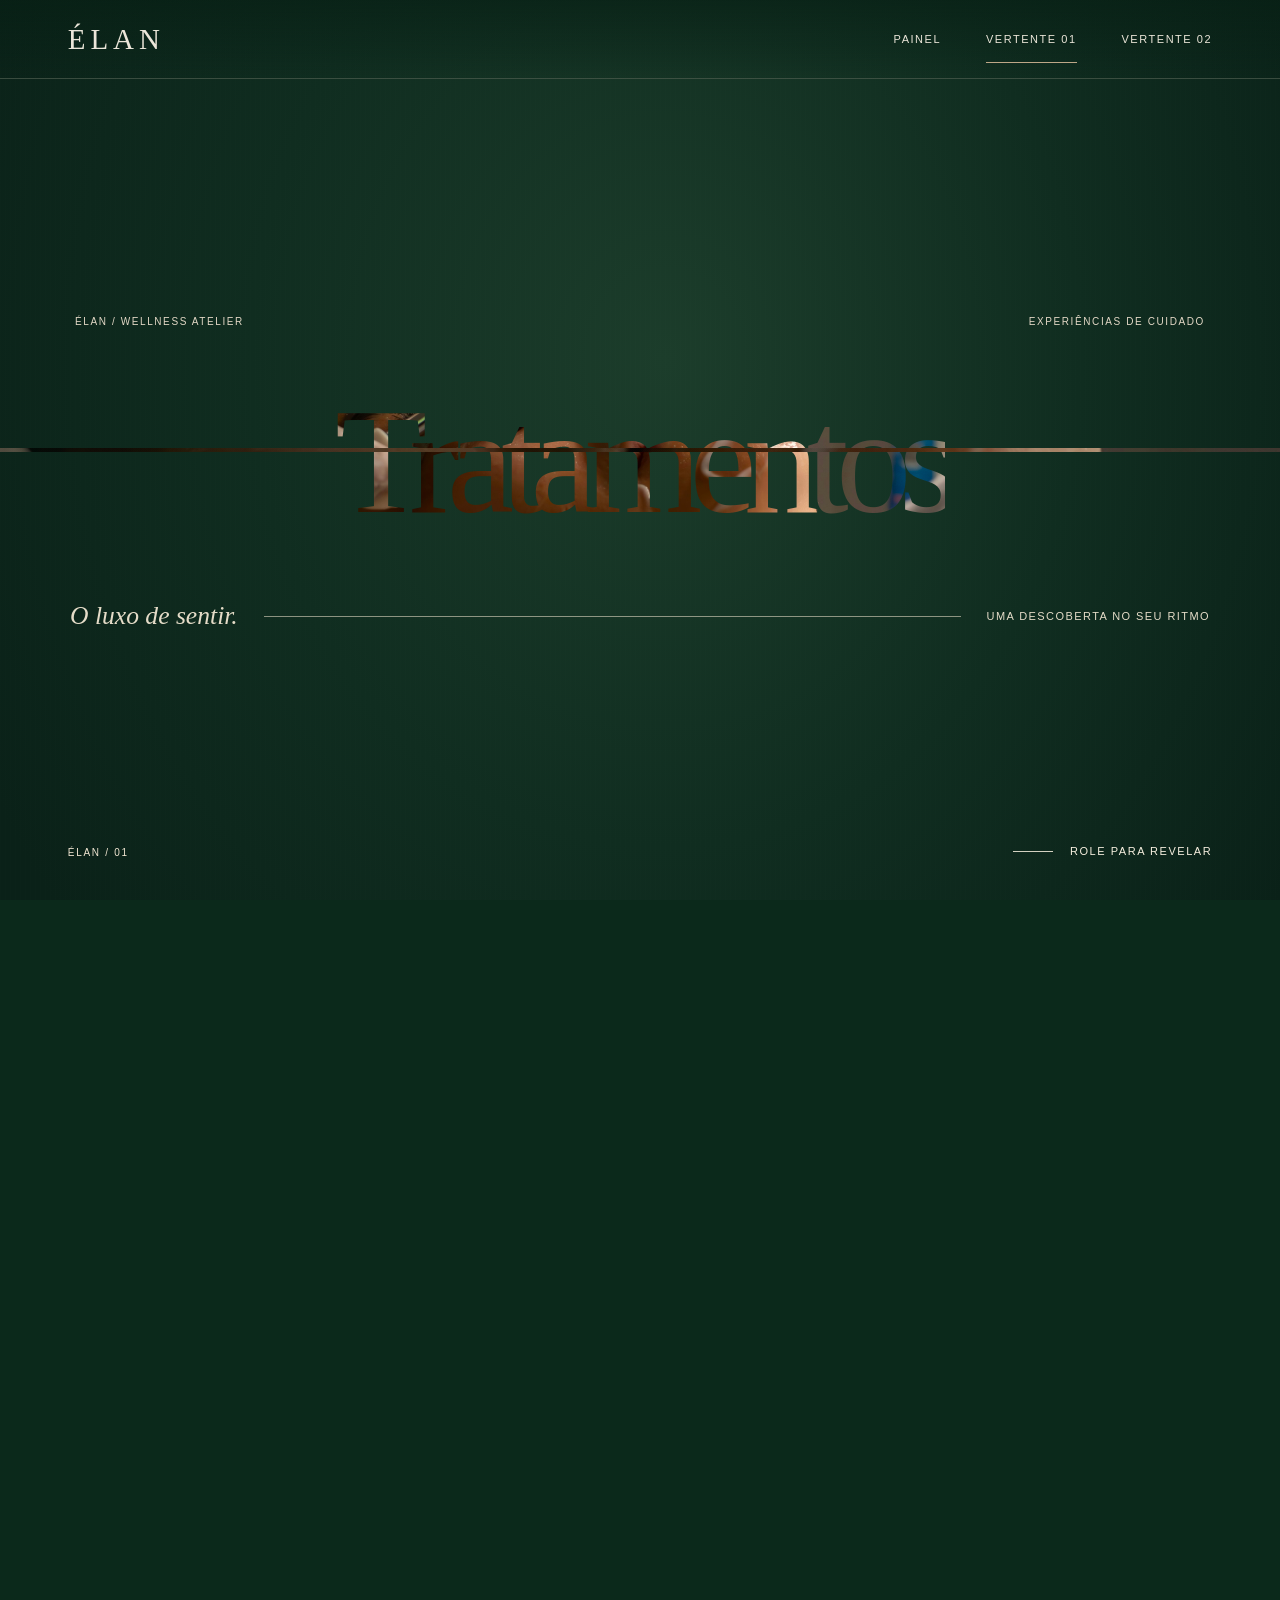
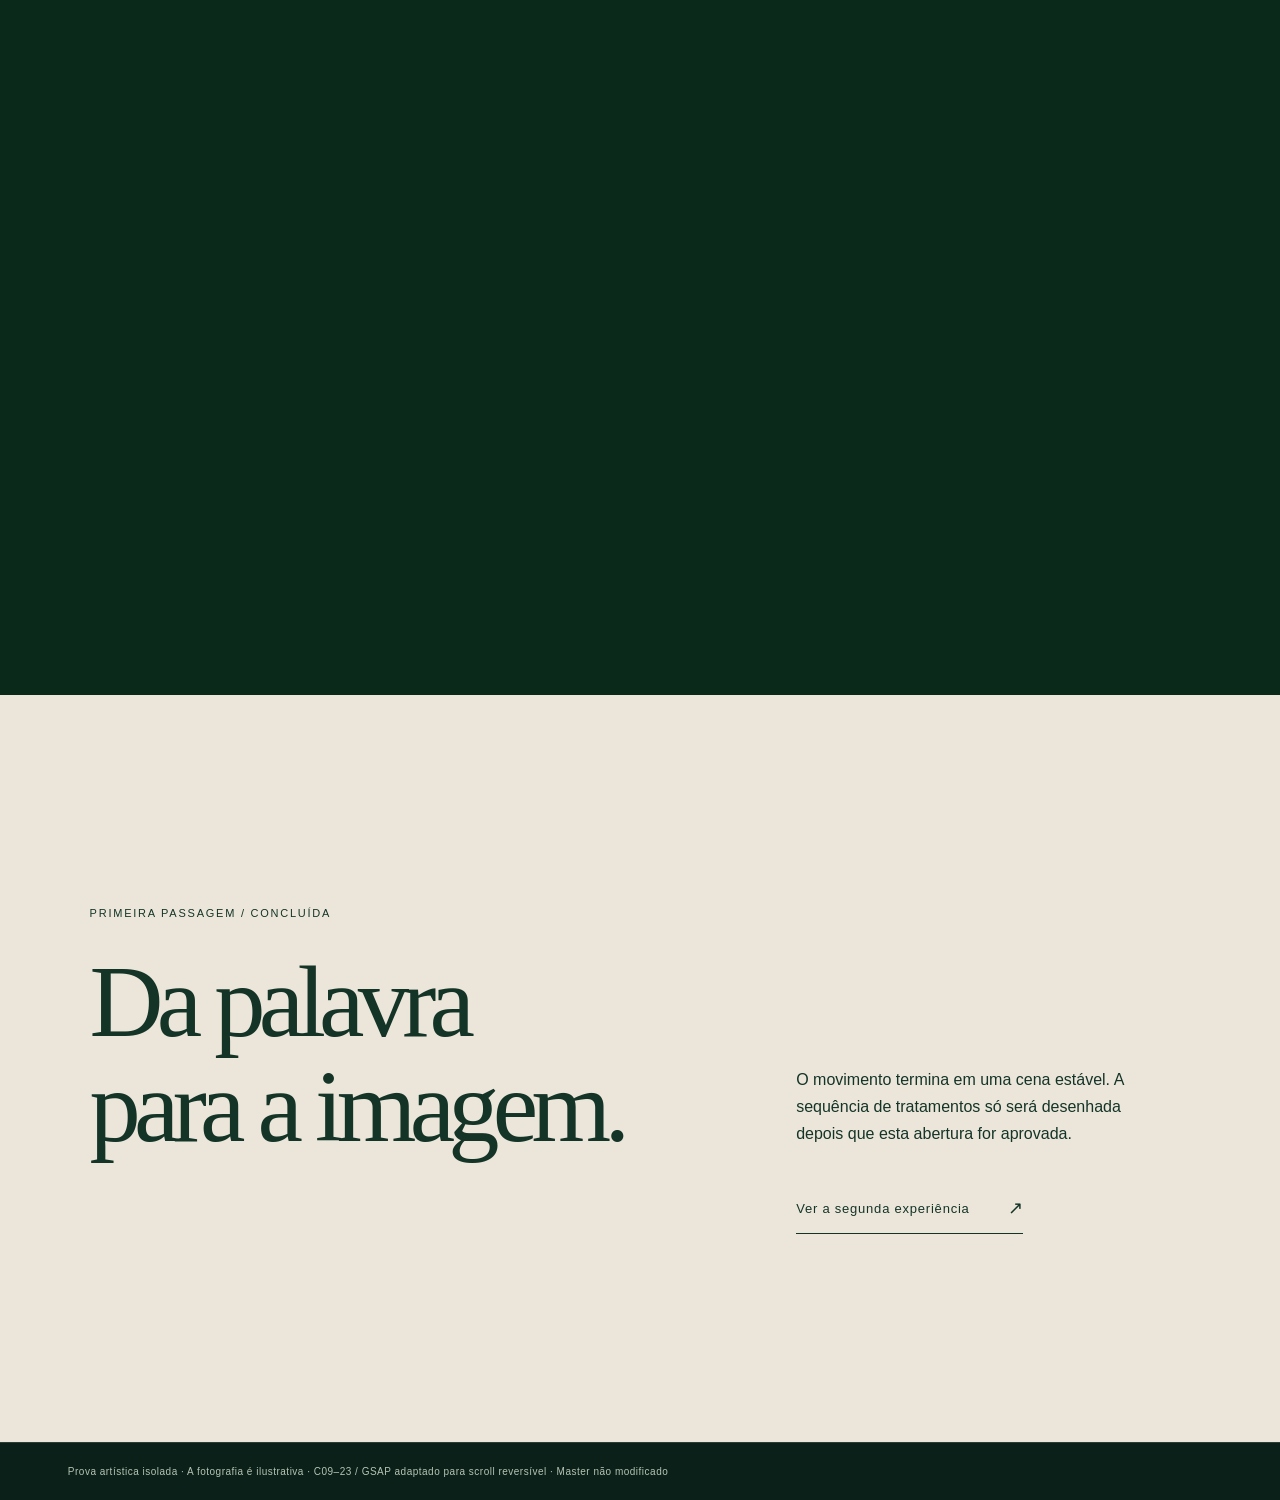
<file: provas/vertente-a.html>
<!doctype html>
<html lang="pt-BR">
<head>
<meta charset="utf-8"><meta name="viewport" content="width=device-width,initial-scale=1"><meta name="robots" content="noindex,nofollow"><meta name="theme-color" content="#153428">
<title>ÉLAN — Prova de abertura 01</title>
<link rel="stylesheet" href="base.css"><link rel="stylesheet" href="vertente-a.css">
<script defer src="vendor/gsap.min.js"></script><script defer src="vendor/ScrollTrigger.min.js"></script><script defer src="vertente-a.js"></script>
</head>
<body class="experiment experiment--a">
<a class="skip-link" href="#main">Ir para a experiência</a>
<header class="elan-navigation" aria-label="Navegação da prova">
  <a class="brand" href="index.html" aria-label="ÉLAN — voltar ao painel">ÉLAN</a>
  <nav aria-label="Experiências">
    <a href="index.html">Painel</a>
    <a href="vertente-a.html" aria-current="page">Vertente 01</a>
    <a href="vertente-b.html">Vertente 02</a>
  </nav>
</header>
<main id="main">
<section class="scene scene--reveal" id="sceneA" aria-label="Abertura de Tratamentos e primeira transição fotográfica">
  <div class="pinned-canvas">
    <div class="ambient-noise" aria-hidden="true"></div>
    <div class="opening-type" id="openingType">
      <div class="editorial-overline"><span>ÉLAN / Wellness Atelier</span><span>Experiências de cuidado</span></div>
      <h1 class="word-image">Tratamentos</h1>
      <div class="opening-bottom"><p>O luxo de sentir.</p><div class="opening-rule"></div><span>Uma descoberta no seu ritmo</span></div>
    </div>
    <div class="reveal-photo" id="revealPhoto" aria-hidden="true">
      <img class="reveal-photo__img" src="assets/treatment-hands.jpg" alt="">
      <div class="reveal-photo__shade"></div>
    </div>
    <div class="settled-copy" id="settledCopy">
      <span class="settled-eyebrow">ÉLAN — Tratamentos</span>
      <h2>Uma descoberta<br><em>no seu ritmo.</em></h2>
      
    </div>
    <div class="edge-mark" aria-hidden="true">ÉLAN / 01</div>
    <div class="scroll-indicator"><span class="scroll-indicator__dash"></span>Role para revelar</div>
  </div>
</section>
<section class="reveal-followup" aria-label="Continuação da prova">
  <div><span class="micro">Primeira passagem / concluída</span><h2>Da palavra<br>para a imagem.</h2></div>
  <p>O movimento termina em uma cena estável. A sequência de tratamentos só será desenhada depois que esta abertura for aprovada.</p>
  <a href="vertente-b.html" class="next-approach">Ver a segunda experiência <span aria-hidden="true">↗</span></a>
</section>
</main>
<footer class="preview-disclaimer">Prova artística isolada · A fotografia é ilustrativa · C09–23 / GSAP adaptado para scroll reversível · Master não modificado</footer>
</body></html>
</file>
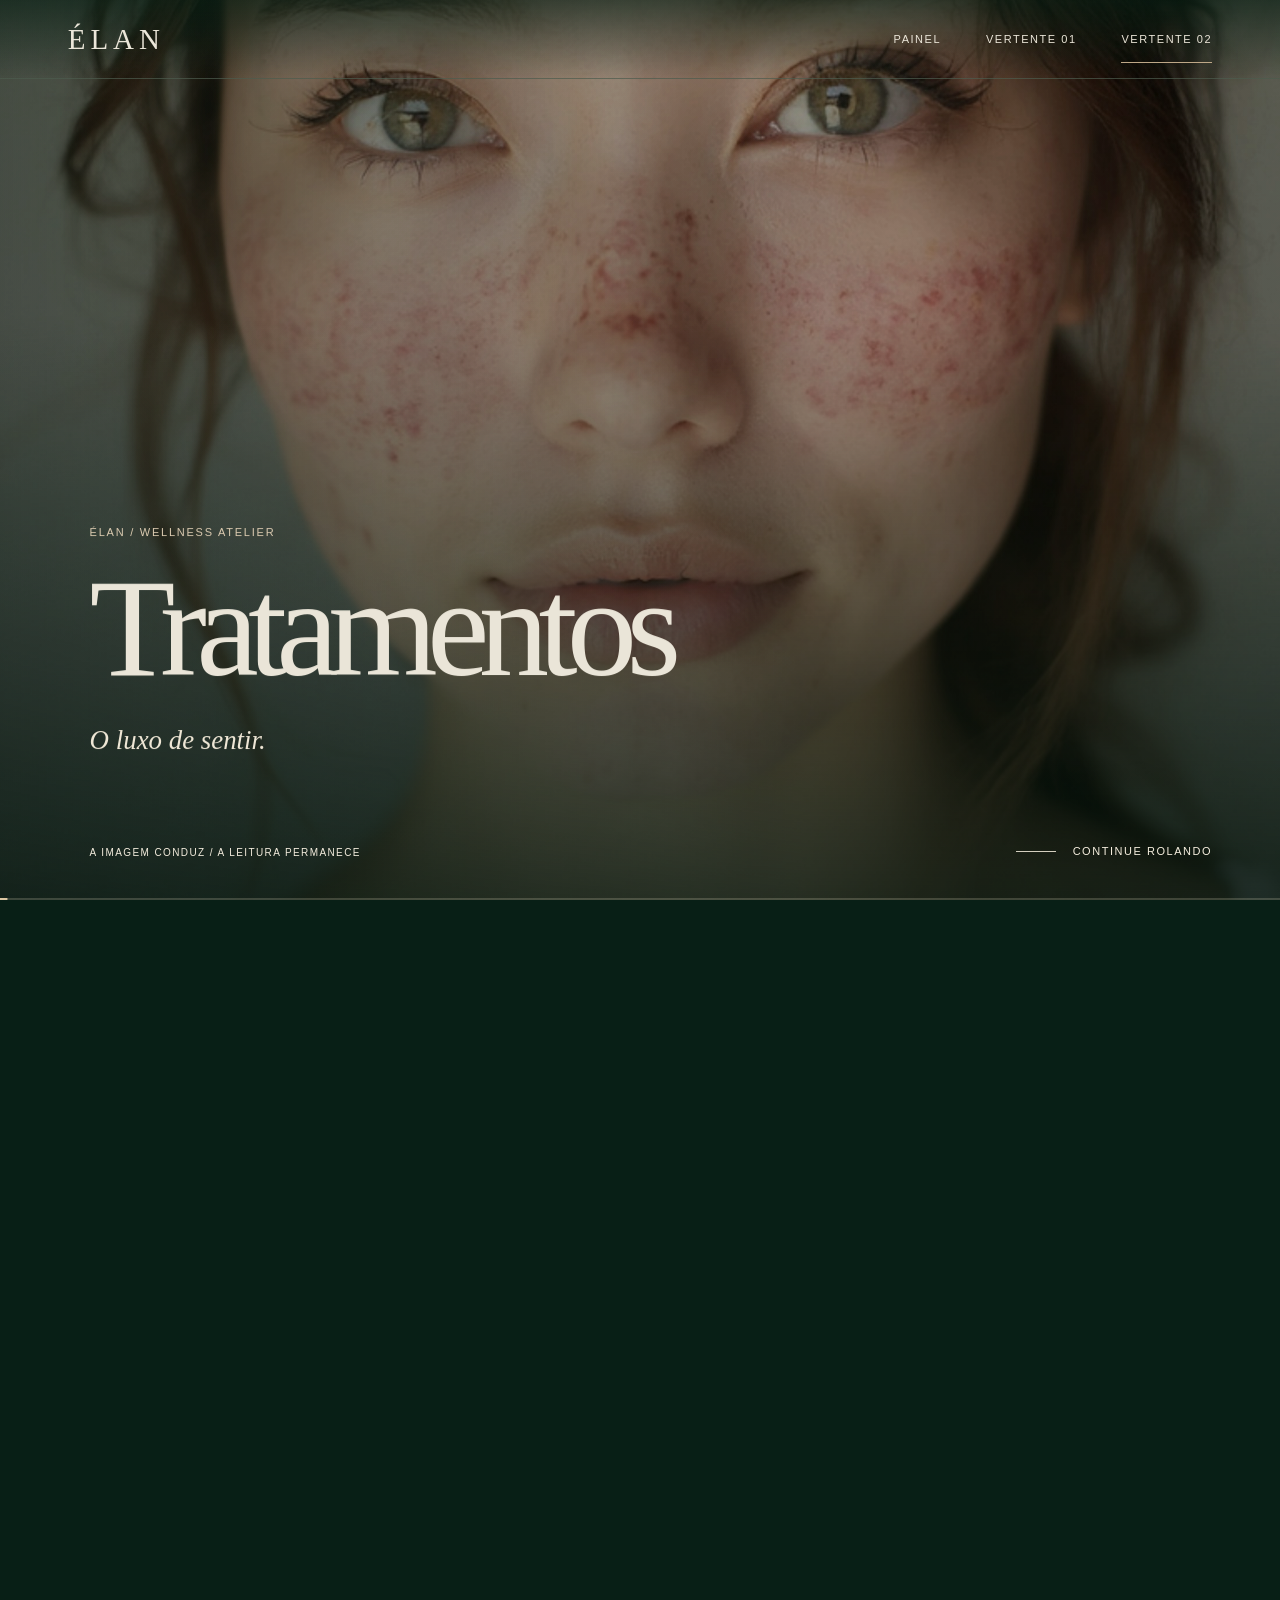
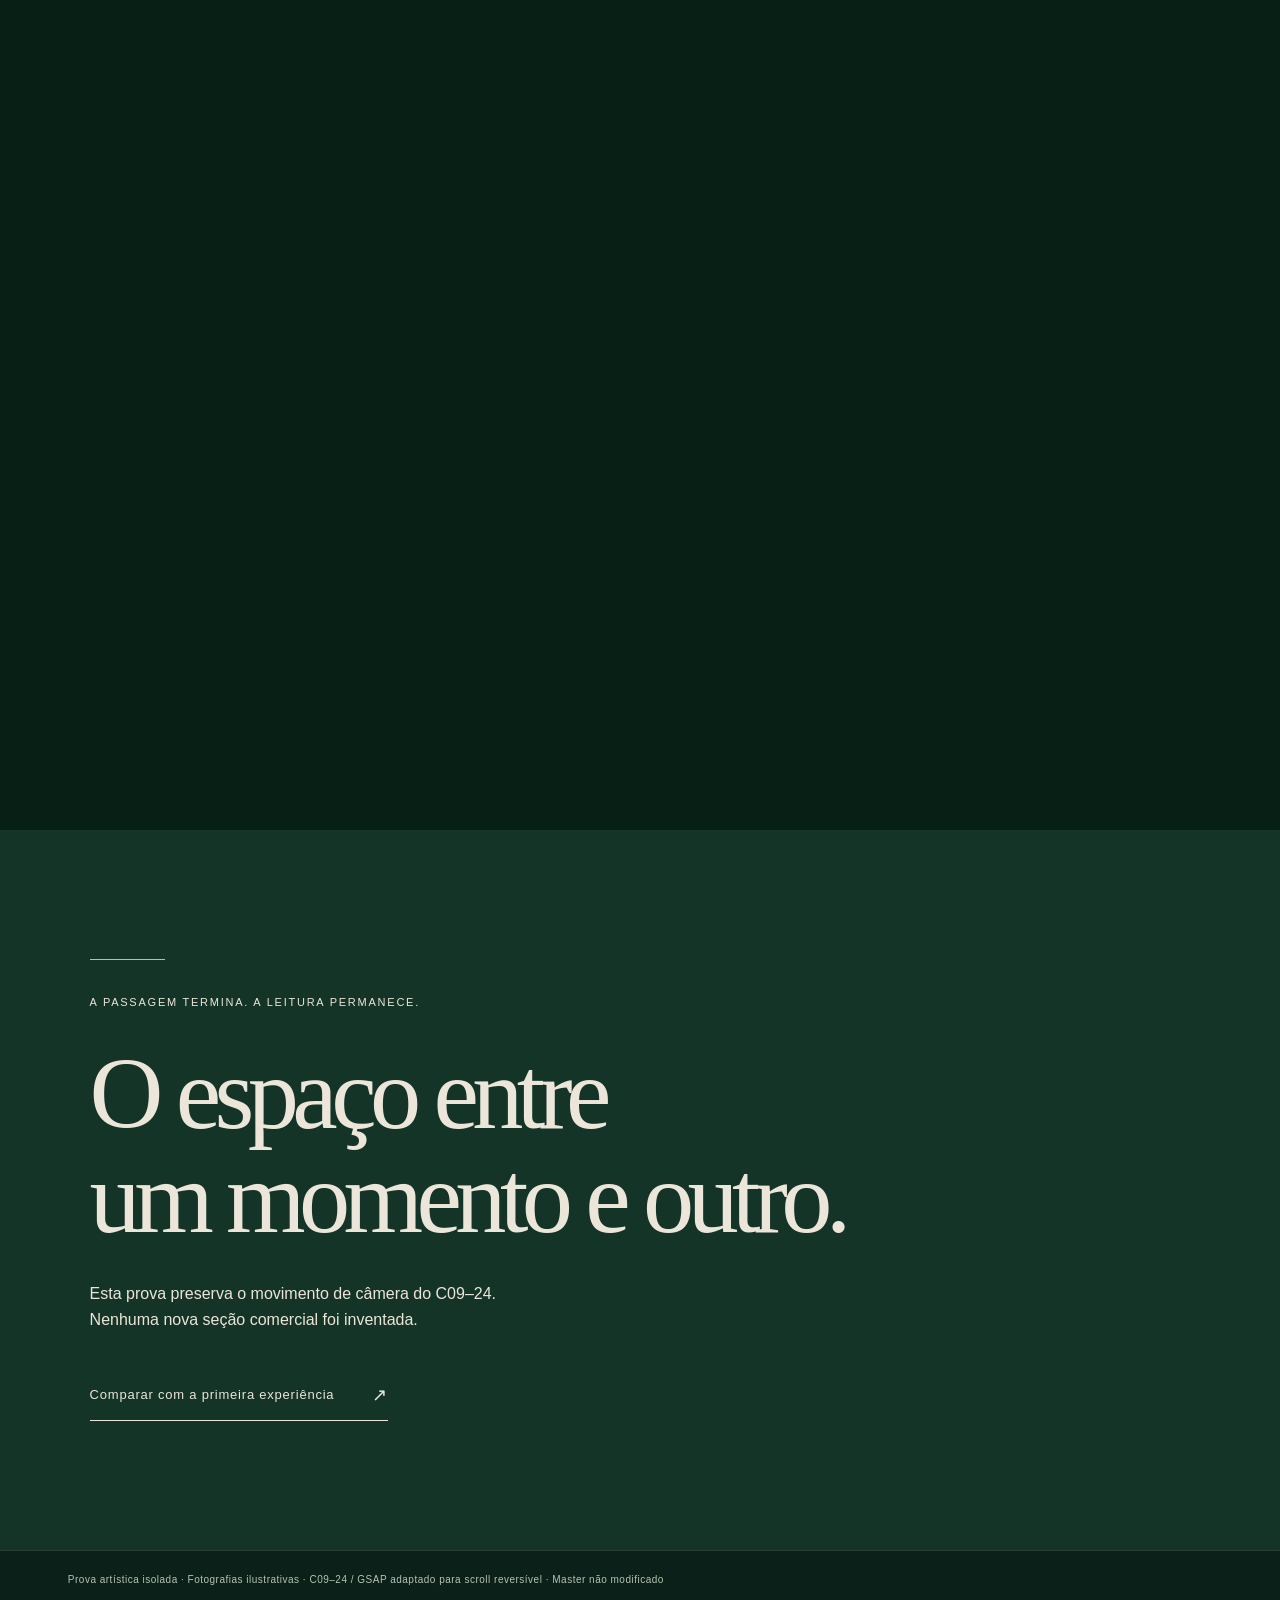
<file: provas/vertente-b.html>
<!doctype html>
<html lang="pt-BR">
<head>
<meta charset="utf-8"><meta name="viewport" content="width=device-width,initial-scale=1"><meta name="robots" content="noindex,nofollow"><meta name="theme-color" content="#153428">
<title>ÉLAN — Prova de abertura 02</title>
<link rel="stylesheet" href="base.css"><link rel="stylesheet" href="vertente-b.css">
<script defer src="vendor/gsap.min.js"></script><script defer src="vendor/ScrollTrigger.min.js"></script><script defer src="vertente-b.js"></script>
</head>
<body class="experiment experiment--b">
<a class="skip-link" href="#main">Ir para a experiência</a>
<header class="elan-navigation" aria-label="Navegação da prova">
  <a class="brand" href="index.html" aria-label="ÉLAN — voltar ao painel">ÉLAN</a>
  <nav aria-label="Experiências">
    <a href="index.html">Painel</a>
    <a href="vertente-a.html">Vertente 01</a>
    <a href="vertente-b.html" aria-current="page">Vertente 02</a>
  </nav>
</header>
<main id="main">
<section class="scene scene--cinema" id="sceneB" aria-label="Abertura de Tratamentos com transição de câmera">
  <div class="camera-stage">
    <div class="camera-window" id="cameraWindow">
      <div class="camera-slide camera-slide--first" id="cameraSlideFirst">
        <img class="camera-slide__image" src="assets/skin-texture.jpg" alt="">
      </div>
      <div class="camera-slide camera-slide--second" id="cameraSlideSecond">
        <img class="camera-slide__image" src="assets/treatment-close.jpg" alt="">
      </div>
    </div>
    <div class="camera-vignette" aria-hidden="true"></div>
    <div class="film-type film-type--first" id="filmFirst">
      <span class="film-type__overline">ÉLAN / Wellness Atelier</span>
      <h1>Tratamentos</h1>
      <p>O luxo de sentir.</p>
    </div>
    <div class="film-type film-type--second" id="filmSecond">
      <span class="film-type__overline">ÉLAN / Uma experiência de cuidado</span>
      <h2>O cuidado começa<br><em>no encontro.</em></h2>
      
    </div>
    <div class="film-progress" aria-hidden="true"><span id="filmProgress"></span></div>
    <div class="film-footnote">A imagem conduz / a leitura permanece</div>
    <div class="scroll-indicator"><span class="scroll-indicator__dash"></span>Continue rolando</div>
  </div>
</section>
<section class="cinema-followup" aria-label="Continuação da prova">
  <div class="cinema-followup__rule"></div>
  <span class="micro">A passagem termina. A leitura permanece.</span>
  <h2>O espaço entre<br>um momento e outro.</h2>
  <p>Esta prova preserva o movimento de câmera do C09–24. Nenhuma nova seção comercial foi inventada.</p>
  <a href="vertente-a.html" class="next-approach">Comparar com a primeira experiência <span aria-hidden="true">↗</span></a>
</section>
</main>
<footer class="preview-disclaimer">Prova artística isolada · Fotografias ilustrativas · C09–24 / GSAP adaptado para scroll reversível · Master não modificado</footer>
</body></html>
</file>
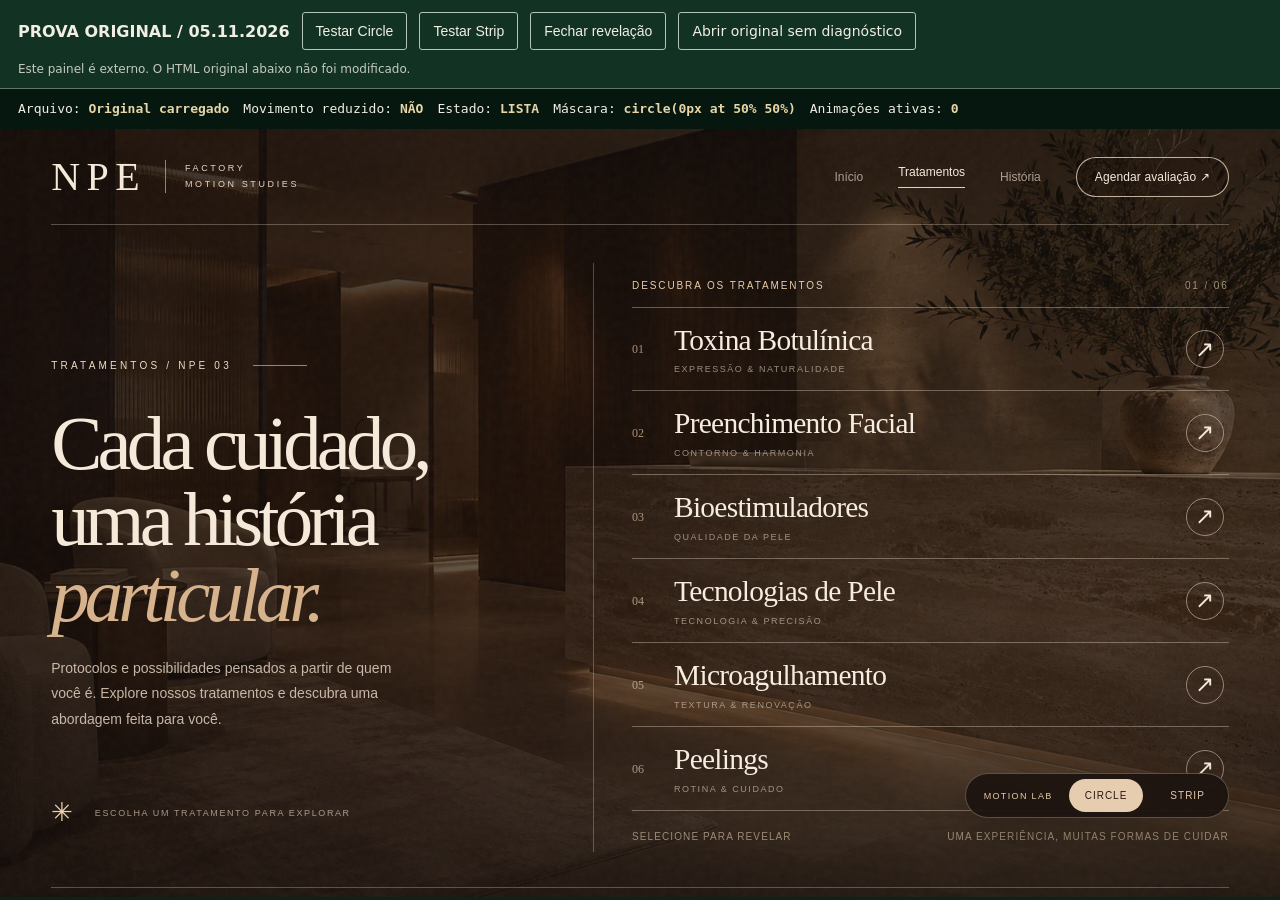
<file: recuperacao-original/diagnostico.html>
<!doctype html>
<html lang="pt-BR">
<head>
<meta charset="utf-8"><meta name="viewport" content="width=device-width, initial-scale=1">
<title>ÉLAN — Diagnóstico da prova original de Unreveal</title>
<style>
:root{color-scheme:dark;font-family:system-ui,sans-serif;background:#0c2319;color:#f2eee4}
*{box-sizing:border-box}body{margin:0}.bar{display:flex;align-items:center;flex-wrap:wrap;gap:12px;padding:12px 18px;background:#123324;border-bottom:1px solid #637567}
strong{font-weight:600}.bar button,.bar a{border:1px solid #b5c4b7;border-radius:3px;background:transparent;color:inherit;padding:10px 13px;font-size:14px;text-decoration:none;cursor:pointer}.bar button:hover,.bar a:hover{background:#275240}
.status{display:flex;gap:14px;flex-wrap:wrap;margin:0;padding:10px 18px;font:13px/1.5 ui-monospace,monospace;background:#06170f}
.status span{white-space:nowrap}.status strong{color:#e7d5a7}.frame{width:100%;height:calc(100dvh - 132px);min-height:450px;border:0;display:block}
p{margin:0}.hint{font-size:12px;opacity:.8}
@media(max-width:760px){.frame{height:calc(100dvh - 190px)}.bar{gap:7px;padding:9px}.bar button,.bar a{font-size:12px;padding:8px}.status{font-size:11px;gap:8px}}
</style>
</head>
<body>
<div class="bar">
 <strong>PROVA ORIGINAL / 05.11.2026</strong>
 <button id="circle">Testar Circle</button>
 <button id="strip">Testar Strip</button>
 <button id="close">Fechar revelação</button>
 <a href="./NPE_Tratamentos_03_Unreveal_Foto_Fixa.html" target="_blank" rel="noopener">Abrir original sem diagnóstico</a>
 <p class="hint">Este painel é externo. O HTML original abaixo não foi modificado.</p>
</div>
<div class="status" role="status">
 <span>Arquivo: <strong id="ready">Carregando</strong></span>
 <span>Movimento reduzido: <strong id="reduced">—</strong></span>
 <span>Estado: <strong id="state">—</strong></span>
 <span>Máscara: <strong id="mask">—</strong></span>
 <span>Animações ativas: <strong id="active">—</strong></span>
</div>
<iframe id="original" class="frame" src="./NPE_Tratamentos_03_Unreveal_Foto_Fixa.html" title="Arquivo original Unreveal 05 de novembro"></iframe>
<script>
const frame=document.querySelector('#original');
const $=id=>document.getElementById(id);
function doc(){try{return frame.contentDocument}catch{return null}}
let isReady=false;
frame.addEventListener('load',()=>{isReady=!!doc()?.querySelector('.treatment');$('ready').textContent=isReady?'Original carregado':'Falha ao carregar';});
function launch(kind){
 const d=doc();if(!d)return;
 const detail=d.getElementById('detail'),open=detail?.getAttribute('aria-hidden')==='false';
 if(open){d.getElementById('back')?.click();setTimeout(()=>launch(kind),980);return}
 d.getElementById(kind==='circle'?'motionCircle':'motionStrip')?.click();
 d.querySelector('.treatment')?.click();
}
$('circle').addEventListener('click',()=>launch('circle'));
$('strip').addEventListener('click',()=>launch('strip'));
$('close').addEventListener('click',()=>doc()?.getElementById('back')?.click());
let last='';
function report(){
 const d=doc(),detail=d?.getElementById('detail');
 if(d&&detail){
  $('reduced').textContent=frame.contentWindow.matchMedia('(prefers-reduced-motion: reduce)').matches?'SIM — efeitos reduzidos':'NÃO';
  $('state').textContent=detail.getAttribute('aria-hidden')==='false'?'DETALHE ABERTO':'LISTA';
  const style=frame.contentWindow.getComputedStyle(detail);
  const cp=style.clipPath,mask=style.maskImage;
  $('mask').textContent=cp&&cp!=='none'?cp.slice(0,46):mask&&mask!=='none'?'Strip ativa':'Nenhuma';
  $('active').textContent=detail.getAnimations().filter(a=>a.playState==='running').length;
 }
 requestAnimationFrame(report);
}report();
</script>
</body></html>
</file>
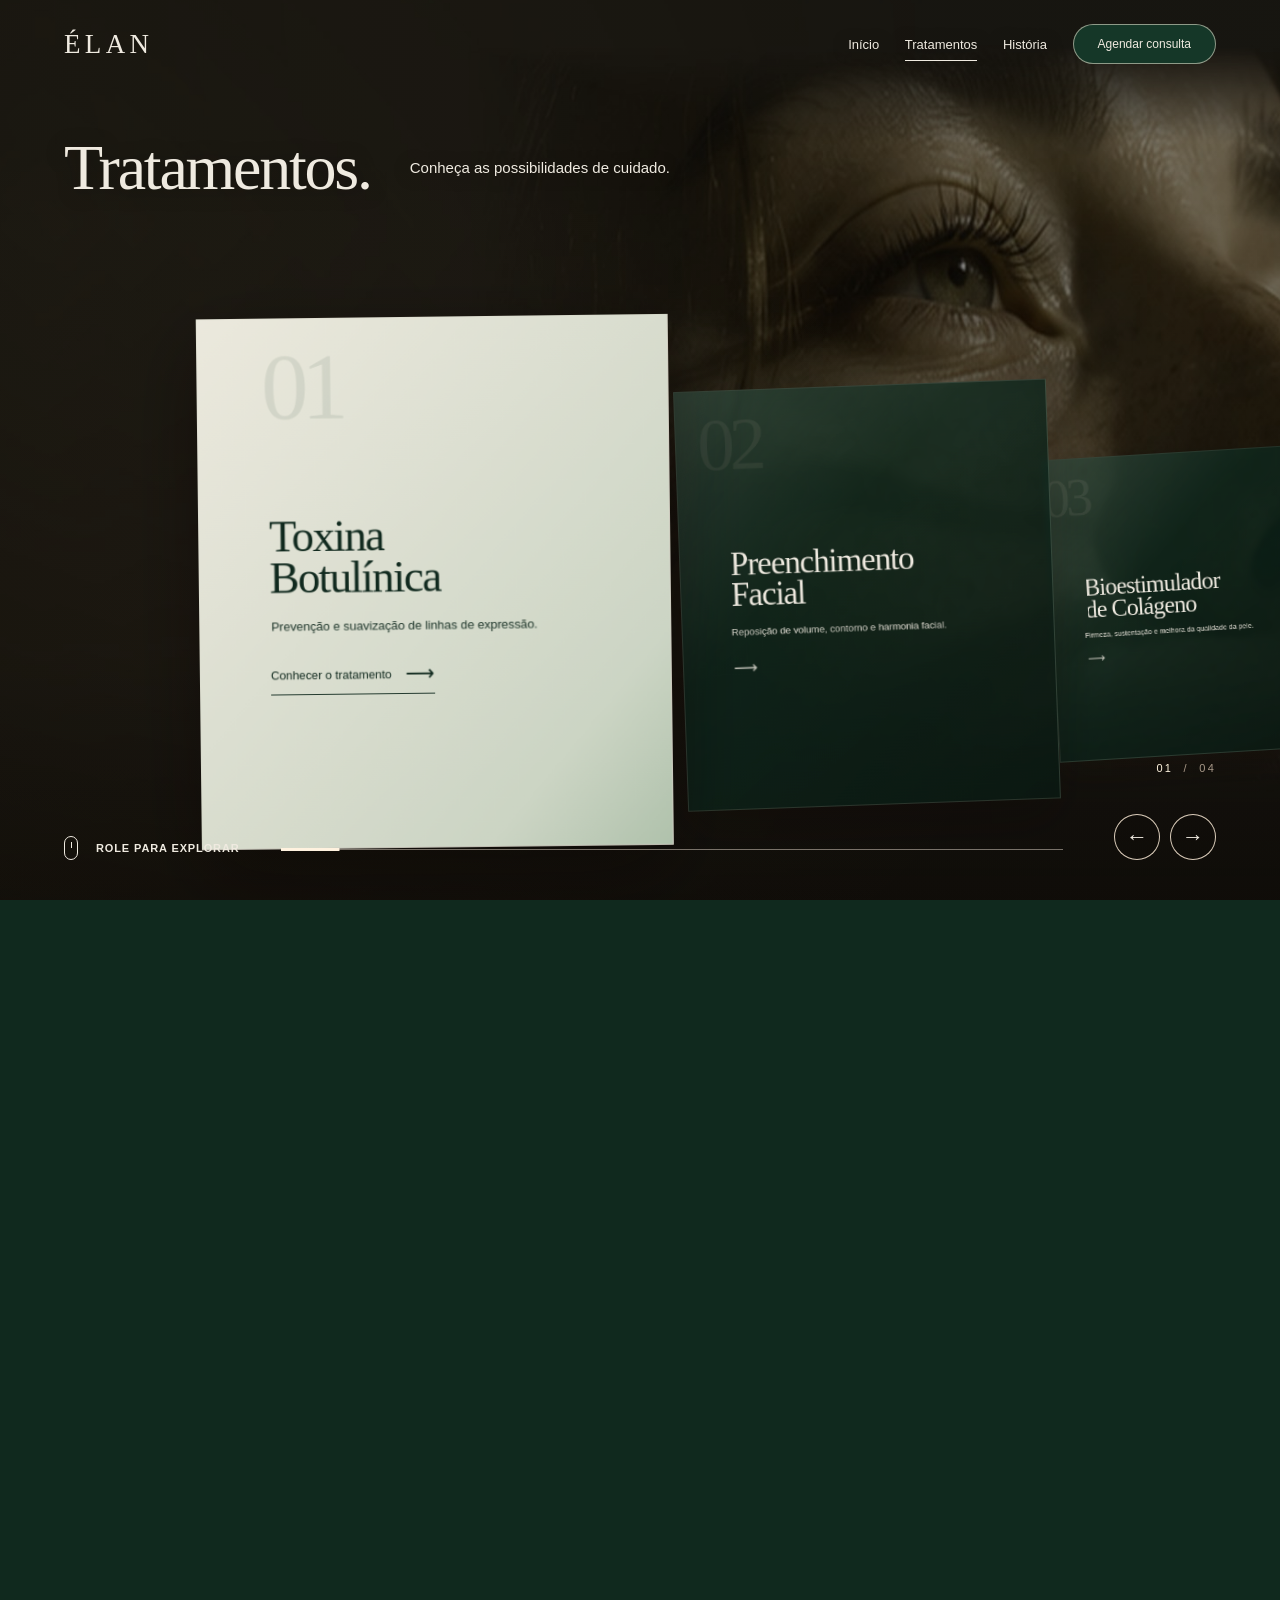
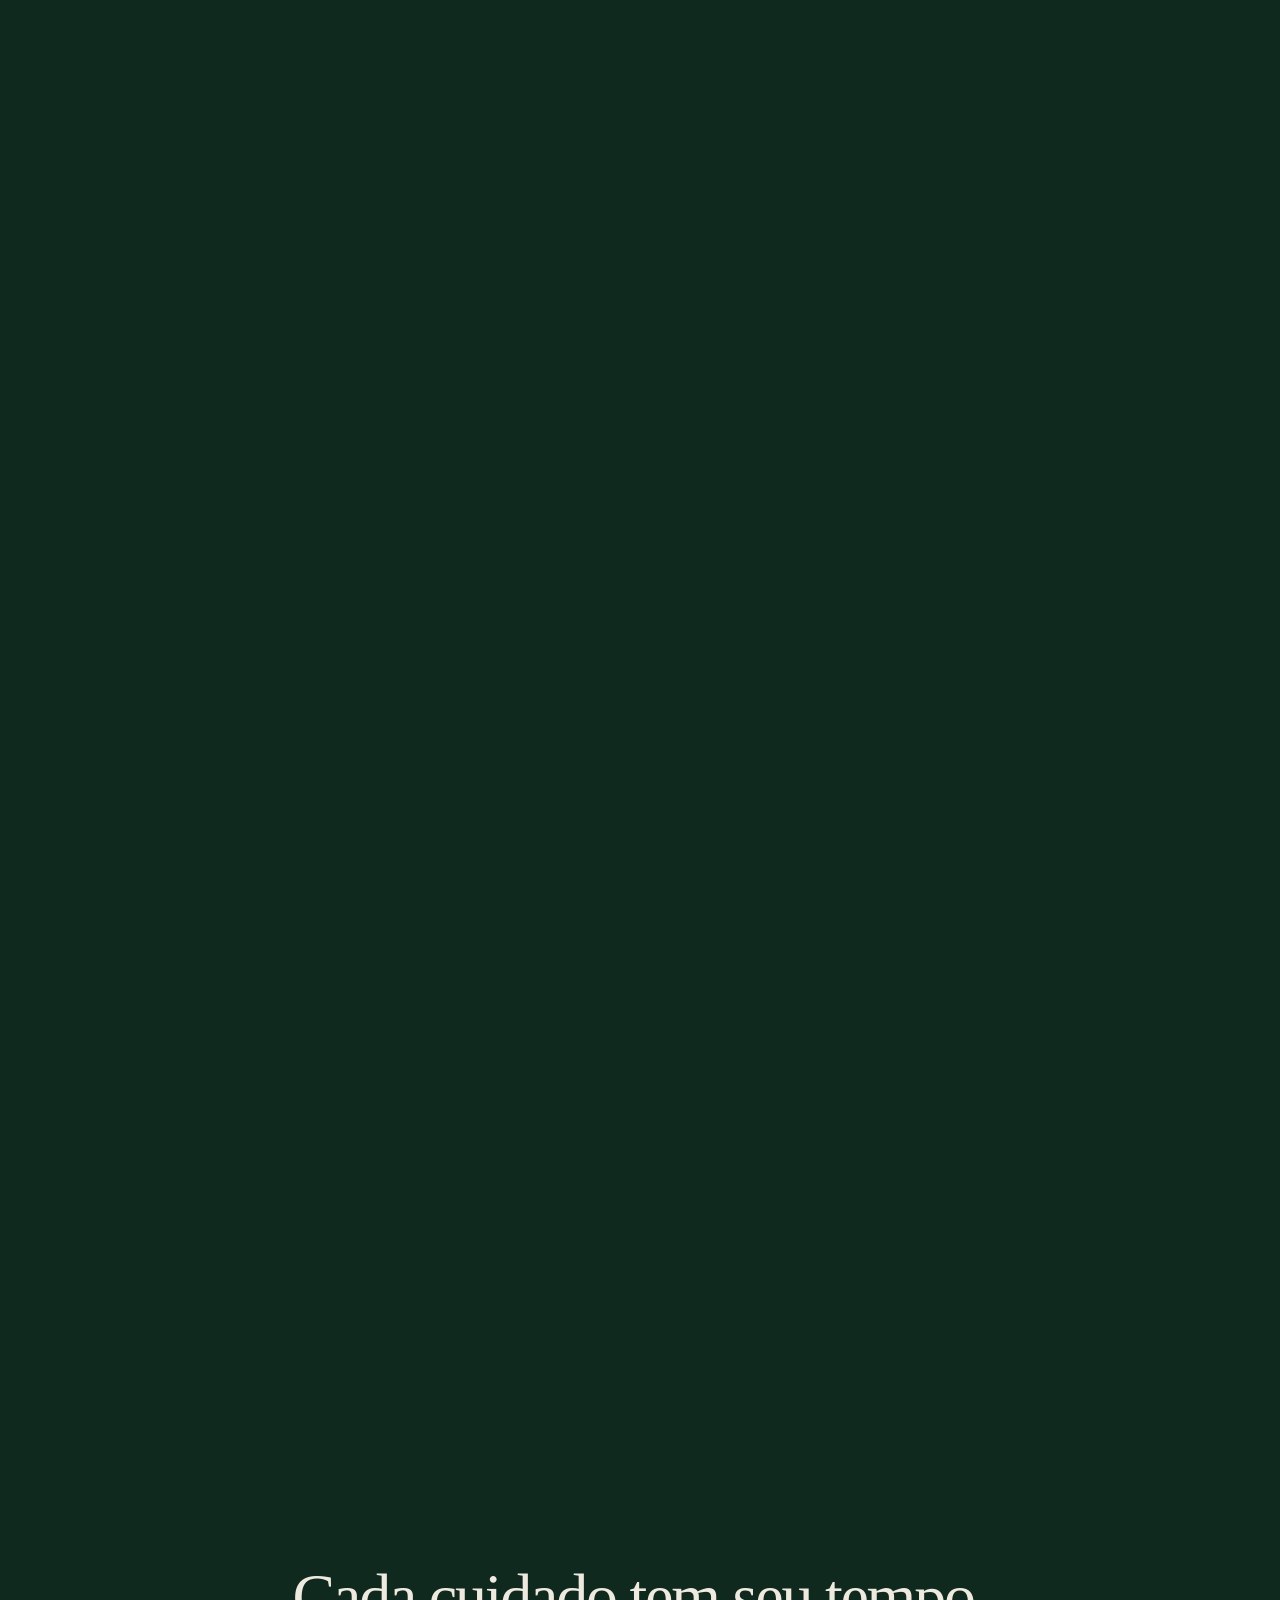
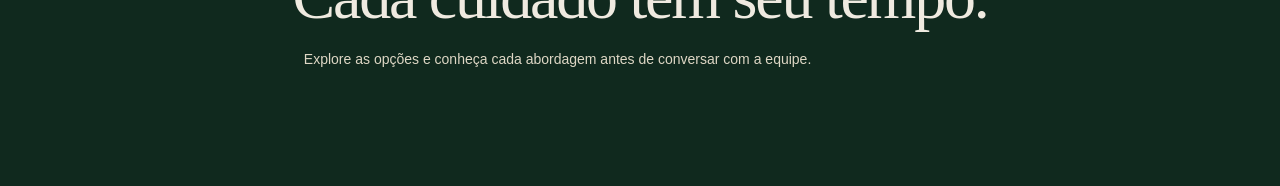
<file: refino-rev11/cinematic-v3.html>
<!doctype html>
<html lang="pt-BR"><head><meta charset="utf-8"><meta name="viewport" content="width=device-width,initial-scale=1,viewport-fit=cover"><meta name="color-scheme" content="dark"><title>ÉLAN — Tratamentos | Estudo REV11</title>
<style>

:root{color-scheme:dark;--ivory:#f4e7d8;--cream:#f3e9df;--gold:#dec4a3;--serif:Georgia,'Times New Roman',serif;--sans:Arial,Helvetica,sans-serif}*{box-sizing:border-box}html{scroll-behavior:auto}body{margin:0;background:#1b120e;color:var(--cream);font-family:var(--sans);overflow-x:hidden}button{font:inherit;color:inherit;cursor:pointer}button:focus-visible,a:focus-visible{outline:2px solid #f1c882;outline-offset:5px}a{color:inherit}::selection{background:#d7b491;color:#23170f}
#journey{position:relative;height:400vh}.stage{position:sticky;top:0;height:100svh;min-height:520px;overflow:hidden;isolation:isolate;touch-action:pan-y;background:#211a15}.backdrop{position:absolute;inset:-1%;z-index:-5;background-image:url('[data-uri]');background-size:cover;background-position:50% 47%;transform:scale(1.035)}.backdrop:after{content:'';position:absolute;inset:0;background:linear-gradient(90deg,rgba(34,23,16,.39),rgba(38,24,16,.08) 51%,rgba(29,19,13,.08)),linear-gradient(0deg,rgba(20,12,8,.68),transparent 27%)}.ambient-glow{position:absolute;inset:0;z-index:-4;pointer-events:none;background:radial-gradient(ellipse at 16% 70%,rgba(182,124,76,.17),transparent 58%)}
.site-nav{position:absolute;z-index:30;top:0;left:0;right:0;padding:24px clamp(24px,5vw,83px);display:flex;align-items:center;gap:30px;justify-content:space-between;text-shadow:0 2px 16px #0009}.brand{font-size:23px;font-weight:400;letter-spacing:.32em;line-height:1}.brand .dot{opacity:.5}.menu{display:flex;align-items:center;gap:clamp(18px,2vw,36px);font-size:13px}.menu a{text-decoration:none;position:relative}.menu .selected:after{content:'';position:absolute;left:0;bottom:-9px;width:100%;height:1px;background:currentColor}.appointment{font-size:12px;border:1px solid rgba(255,248,238,.82);border-radius:30px;padding:12px 24px;background:rgba(20,13,8,.16);white-space:nowrap;backdrop-filter:blur(7px)}.appointment:hover{background:rgba(255,244,231,.13)}
.heading{position:absolute;z-index:16;left:5%;top:13.6%;width:65%;pointer-events:none;text-shadow:0 2px 20px #140b0659}.kicker{font-size:11px;letter-spacing:.36em;text-transform:uppercase;font-weight:500;display:flex;align-items:center;gap:44px;margin-bottom:15px}.kicker:after{content:'';width:70px;height:1px;background:#e9d6c3a0}.heading-row{display:flex;align-items:center;gap:39px}.heading h1{font-family:var(--serif);font-weight:400;font-size:clamp(41px,3.65vw,61px);letter-spacing:-.045em;line-height:.91;margin:0;max-width:530px;white-space:nowrap}.heading p{font-size:14px;line-height:1.75;max-width:228px;margin:0;border-left:1px solid #f7e3d2a6;padding:20px 0 20px 32px}
.scene{position:absolute;inset:0;z-index:10;pointer-events:none}.panel{position:absolute;left:0;top:0;width:min(40vw,670px);height:64vh;min-height:420px;max-height:650px;will-change:transform,opacity;transform-origin:top left;pointer-events:auto;overflow:hidden;box-shadow:0 30px 64px rgba(13,6,4,.25);border:1px solid rgba(242,216,187,.25);background:linear-gradient(142deg,rgba(98,63,40,.48),rgba(42,30,21,.72));backdrop-filter:blur(9px);-webkit-backdrop-filter:blur(9px);transform:translate3d(-200vw,40vh,0) scale(.7)}.panel::before{content:'';position:absolute;inset:0;pointer-events:none;background:linear-gradient(134deg,rgba(255,243,229,.13),transparent 38%,rgba(24,16,12,.18));opacity:.85}.panel::after{content:'';position:absolute;top:-35%;left:-40%;width:95%;height:155%;background:linear-gradient(112deg,transparent 10%,rgba(248,211,169,.09) 50%,transparent 70%);transform:translateX(var(--sheen,0%)) rotate(-11deg);pointer-events:none}
.panel.active{background:linear-gradient(128deg,rgba(255,237,211,.93),rgba(217,185,154,.86) 78%,rgba(152,111,80,.85));color:#271810;border-color:rgba(255,244,226,.65);box-shadow:0 28px 85px rgba(10,5,3,.42)}.panel.active::before{background:radial-gradient(ellipse at 45% 40%,rgba(255,251,234,.38),transparent 65%),linear-gradient(142deg,rgba(255,255,255,.15),transparent 48%,rgba(52,27,14,.10))}.panel.active::after{background:linear-gradient(122deg,transparent 20%,rgba(255,255,255,.22) 45%,transparent 68%)}
.panel-number{position:absolute;left:12%;top:4%;font-family:var(--serif);font-weight:400;font-size:clamp(108px,12vw,202px);line-height:1;letter-spacing:-.075em;color:rgba(255,236,209,.2);user-select:none;will-change:transform}.panel.active .panel-number{color:rgba(255,248,231,.65)}.panel-inner{position:absolute;left:14%;right:10%;top:37%;will-change:transform}.panel h2{font-family:var(--serif);font-size:clamp(34px,3.8vw,66px);font-weight:400;line-height:.92;letter-spacing:-.04em;margin:0 0 21px}.panel p{max-width:330px;margin:0;font-size:clamp(12px,1.04vw,16px);line-height:1.58;opacity:.86}.learn{margin-top:29px;border:0;background:transparent;border-bottom:1px solid currentColor;padding:0 0 8px;display:inline-flex;align-items:center;gap:15px;font-weight:500;letter-spacing:0;font-size:clamp(12px,1vw,16px)}.learn span{font-size:22px;transition:transform .2s ease}.learn:hover span{transform:translateX(6px)}.panel:not(.active) .learn{font-size:0;gap:0;border:0;opacity:.8}.panel:not(.active) .learn span{font-size:23px}.panel:not(.active) h2{font-size:clamp(30px,3.55vw,61px)}
.progress-area{position:absolute;bottom:4.5%;left:5%;right:5%;z-index:24;display:flex;gap:16px;align-items:end;pointer-events:none}.hint{font-size:10px;letter-spacing:.18em;white-space:nowrap;text-transform:uppercase;font-weight:600;display:flex;align-items:center;gap:18px}.mouse{width:14px;height:24px;border:1px solid currentColor;border-radius:8px;display:inline-flex;align-items:flex-start;justify-content:center;padding-top:5px}.mouse:before{content:'';height:6px;width:1px;background:currentColor}.progress{flex:1;margin-left:25px;margin-bottom:10px;height:1px;background:#f3e7da75;position:relative}.progress span{position:absolute;left:0;top:-1px;height:3px;display:block;background:#fff2df;transform-origin:left center;width:100%;transform:scaleX(0)}.nav-arrows{display:flex;gap:10px;pointer-events:auto;margin-left:35px}.nav-arrows button{width:46px;height:46px;border-radius:50%;border:1px solid rgba(255,239,218,.85);background:rgba(0,0,0,.06);display:grid;place-items:center;font-size:22px;transition:background .2s}.nav-arrows button:hover{background:rgba(255,255,255,.18)}.nav-arrows button:disabled{opacity:.24;cursor:not-allowed}
.counter{position:absolute;bottom:14%;right:5%;z-index:25;font-size:11px;letter-spacing:.2em;color:#f4dfc8a8;pointer-events:none}.counter strong{font-weight:500;color:#fff4df}
.drawer-overlay{position:fixed;z-index:80;inset:0;background:rgba(14,9,6,.58);opacity:0;pointer-events:none;transition:opacity .3s;backdrop-filter:blur(0)}.drawer-overlay.open{opacity:1;pointer-events:auto;backdrop-filter:blur(5px)}.drawer{position:fixed;z-index:81;right:0;top:0;bottom:0;width:min(560px,100vw);background:#eee0cf;color:#25190e;padding:clamp(28px,5vw,76px);transform:translateX(105%);transition:transform .4s cubic-bezier(.2,.7,.3,1);overflow-y:auto}.drawer.open{transform:translateX(0)}.drawer small{font-size:11px;letter-spacing:.22em;text-transform:uppercase}.drawer h2{font:400 clamp(53px,5vw,87px)/.92 var(--serif);margin:42px 0}.drawer p{font-size:16px;line-height:1.8;max-width:440px}.drawer .disclaimer{font-size:12px;opacity:.65;border-top:1px solid #ab8c72;padding-top:25px;margin-top:35px}.drawer .close{float:right;font-size:30px;background:transparent;border:0;padding:0 4px}.drawer .fake-book{padding:13px 20px;background:#392519;border:0;color:white;border-radius:25px;margin-top:26px}.end{background:#1a100c;min-height:36vh;display:grid;place-items:center;text-align:center;padding:50px;color:#f0dfd0}.end h2{font:400 clamp(38px,5vw,65px) var(--serif);margin:0 0 10px}.end p{max-width:530px;line-height:1.7;font-size:14px;color:#c4b2a4}
@media(max-width:900px){.site-nav{padding:22px}.menu{gap:15px}.menu a:not(.selected){display:none}.appointment{padding:10px 15px}.heading{left:6%;top:14%;width:88%}.heading-row{display:block}.heading h1{max-width:450px;font-size:clamp(38px,7vw,58px);white-space:normal}.heading p{display:none}.panel{width:73vw;height:51vh;min-height:345px}.panel h2{font-size:clamp(32px,6vw,55px)}.panel:not(.active) h2{font-size:clamp(26px,5vw,42px)}.panel-inner{top:42%}.panel-number{font-size:clamp(102px,20vw,190px)}.panel p{font-size:13px}.progress-area{left:6%;right:6%}.hint{font-size:9px}.progress{margin-left:0}.nav-arrows{margin-left:5px}.counter{right:6%;bottom:13%}}
@media(max-width:540px){.site-nav{padding:17px 18px}.brand{font-size:17px}.menu{font-size:11px}.appointment{font-size:10px;padding:10px 13px}.heading{left:6%;top:16%}.kicker{font-size:9px;gap:20px}.kicker:after{width:40px}.heading h1{font-size:38px;line-height:.95;max-width:330px;white-space:normal}.panel{width:83vw;height:55vh;min-height:335px}.panel-inner{left:12%;top:42%}.panel h2{font-size:40px}.panel:not(.active) h2{font-size:32px}.panel p{font-size:12px}.panel-number{left:9%;font-size:130px}.learn{margin-top:20px}.progress-area{bottom:4%;gap:9px}.hint{gap:8px;font-size:8px;letter-spacing:.1em}.progress{margin-bottom:8px}.nav-arrows{gap:6px}.nav-arrows button{width:34px;height:34px;font-size:18px}.counter{bottom:12%}.backdrop{background-position:58% 50%}}
@media(prefers-reduced-motion:reduce){*,*::before,*::after{animation:none!important;transition:none!important}.panel,.panel-number,.panel-inner{will-change:auto}}

/* MOTION V3: Codrops Horizontal Parallax Gallery DOM interpolation,
   horizontal scroll velocity accents, masked editorial reveals,
   FLIP-like panel -> detail reveal. Visual composition remains V2. */
.panel { backface-visibility:hidden; contain:layout paint; }
.panel-number,.panel-inner {backface-visibility:hidden;}
.panel .title-mask {display:block;overflow:hidden;padding:3px 0 4px;margin:-3px 0 -4px;}
.panel .title-content {display:block;will-change:transform;}
.panel .panel-description,.panel .learn {will-change:transform,opacity;}
.panel .panel-inner {transform:translate3d(0,0,0)}
.panel.active{transition:background .48s ease,color .48s ease,border-color .48s ease,box-shadow .48s ease}
.panel .panel-number{transition:color .35s ease}
.panel .learn span{will-change:transform}
.panel .learn:hover span{transform:translateX(7px)}
.drawer h2{font-size:clamp(43px,3.2vw,58px);overflow-wrap:anywhere}
.drawer.is-morphing{transition:none!important;transform:none!important;opacity:0;pointer-events:none}
.flip-ghost{position:fixed;z-index:82;pointer-events:none;transform-origin:0 0;overflow:hidden;background:linear-gradient(128deg,rgba(255,237,211,.93),rgba(217,185,154,.92) 78%,rgba(152,111,80,.9));border:1px solid #f2decb9c;box-shadow:0 25px 90px #10080475;will-change:transform,opacity}
.flip-ghost:after{content:'';position:absolute;inset:0;background:linear-gradient(140deg,#fff7e13b,transparent 63%)}
.heading .kicker{animation:heading-appear .85s cubic-bezier(.19,1,.22,1) both}
.heading h1{animation:heading-appear 1.05s cubic-bezier(.19,1,.22,1) .09s both}
.heading p{animation:heading-appear .95s cubic-bezier(.19,1,.22,1) .25s both}
@keyframes heading-appear{from{opacity:0;transform:translate3d(0,19px,0);filter:blur(5px)}to{opacity:1;transform:translate3d(0,0,0);filter:blur(0)}}
@media (prefers-reduced-motion:reduce){.heading .kicker,.heading h1,.heading p{animation:none!important}}

/* REV11 — revisão autoral sobre a prova preservada */
:root{--ivory:#efeae0;--cream:#efeae0;--gold:#c6b695;--soft:#e0d8c8;--ink:#10291e;--ease:cubic-bezier(.77,0,.175,1)}
html{scroll-behavior:auto}
body{background-color:#10291e;color:#efeae0}
::selection{background:#cab895;color:#0d2419}
h1,h2{letter-spacing:-.035em!important}
p{line-height:1.68}
button:focus-visible,a:focus-visible{outline:2px solid #e5ce9d;outline-offset:4px}

/* Cinematic — foreground/motion geometry unchanged */
.stage{background-color:#0d261b}
.backdrop{filter:saturate(.76) hue-rotate(23deg) brightness(.74)}
.ambient-glow{opacity:.15}
.site-nav .brand{font-family:Georgia,'Times New Roman',serif;font-size:27px;letter-spacing:.16em;text-shadow:none}
.heading{top:15%}
.heading h1{font-size:clamp(48px,5vw,78px);line-height:1.03;white-space:normal;max-width:600px}
.heading p{border-left:0;padding-left:0;font-size:15px;max-width:35ch}
.panel{background:linear-gradient(140deg,rgba(17,48,35,.74),rgba(7,26,19,.86));border-color:rgba(236,231,210,.18);backdrop-filter:blur(4px)}
.panel.active{background:linear-gradient(130deg,#e9e6d9,#cbd4c3 80%,#b0c2ac);color:#10291e;border-color:rgba(236,231,218,.6)}
.panel.active::before{background:linear-gradient(140deg,rgba(255,255,255,.14),transparent)}
.panel::after{opacity:.12}
.panel-number{opacity:.34;font-size:clamp(84px,8vw,126px)}
.panel.active .panel-number{opacity:.32}
.panel h2{letter-spacing:-.03em}
.panel p{opacity:.95}
.appointment{background:#153728;border-color:rgba(243,236,215,.55);backdrop-filter:none}
.drawer{background:#e9e6d9;color:#10291e}
.drawer .fake-book{background:#133b2a;color:#f4f0e5}
.end{background:#10291e;color:#efeae0}
.end p{color:#ded7c5}
.flip-ghost{background:#dde4d7}
@media(max-width:540px){.heading h1{font-size:clamp(36px,10vw,51px)}.heading{top:15%}.panel-number{font-size:90px}.nav-arrows button{width:44px;height:44px}}

.hint{font-size:11px;letter-spacing:.08em}.appointment{font-size:12px}
@media(max-width:540px){.hint{font-size:11px}.appointment{font-size:11px}}
.panel.active::after{opacity:0}
.panel.active .panel-number{color:rgba(18,55,36,.28)}
.end{padding:clamp(50px,8vw,100px) 24px}
</style></head><body>
<main id="journey"><div class="stage" id="stage"><div class="backdrop" role="presentation"></div><div class="ambient-glow" role="presentation"></div>
 <header class="site-nav"><div class="brand">ÉLAN</div><nav class="menu" aria-label="Navegação de demonstração"><a href="#inicio" id="topHome">Início</a><a href="#tratamentos" class="selected" aria-current="page">Tratamentos</a><a href="#historia" id="topStory">História</a><button type="button" class="appointment" id="bookNow">Agendar consulta</button></nav></header>
 <div class="heading"><div class="heading-row"><h1>Tratamentos.</h1><p>Conheça as possibilidades de cuidado.</p></div></div>
 <section class="scene" id="scene" aria-label="Galeria horizontal de tratamentos"></section>
 <div class="counter"><strong id="current">02</strong> &nbsp;/&nbsp; 04</div>
 <div class="progress-area"><div class="hint"><i class="mouse" aria-hidden="true"></i> ROLE PARA EXPLORAR</div><div class="progress"><span id="progress"></span></div><div class="nav-arrows"><button type="button" id="prev" aria-label="Tratamento anterior">←</button><button type="button" id="next" aria-label="Próximo tratamento">→</button></div></div>
 </div></main>
 <section class="end"><div><h2>Cada cuidado tem seu tempo.</h2><p>Explore as opções e conheça cada abordagem antes de conversar com a equipe.</p></div></section>
 <div id="overlay" class="drawer-overlay"></div><aside id="drawer" class="drawer" aria-label="Detalhes do tratamento" role="dialog" aria-modal="true" aria-hidden="true"><button class="close" id="drawerClose" aria-label="Fechar detalhes">×</button><small id="detailCat"></small><h2 id="detailTitle"></h2><p id="detailBody"></p><p class="disclaimer">Conteúdo ilustrativo desta demonstração. O material definitivo e os meios de contato serão fornecidos pelo cliente.</p><button class="fake-book" id="detailContact" type="button">Sobre o agendamento ↗</button></aside>
<script>
// ÉLAN / Treatments v3 MOTION LAB
// Mechanisms adapted from:
// - Codrops Horizontal Parallax Gallery (David Faure, 2026): target/current lerp and normalized depth offset.
// - Codrops Horizontal Smooth Scroll Layouts (2020): response to scroll direction / velocity.
// - FLIP-style morphing detail view, matching the approved "Morphing Dialog" direction.
// One-photo variant: the photographic backdrop is intentionally fixed at all times.
const treatments=[
 {title:'Toxina<br>Botulínica',plain:'Toxina Botulínica',short:'Prevenção e suavização de linhas de expressão.',cat:'EXPRESSÃO',detail:'Procedimento apresentado aqui apenas como exemplo de conteúdo. No projeto real, a descrição será elaborada e validada com o profissional responsável, incluindo indicações, contraindicações, cuidados e expectativas adequadas.'},
 {title:'Preenchimento<br>Facial',plain:'Preenchimento Facial',short:'Reposição de volume, contorno e harmonia facial.',cat:'HARMONIA',detail:'Uma área para explicar em linguagem clara o procedimento, seus objetivos, a avaliação individual e os cuidados pertinentes. Os textos, serviços e informações médicas serão definidos conforme o cliente.'},
 {title:'Bioestimulador<br>de Colágeno',plain:'Bioestimulador de Colágeno',short:'Firmeza, sustentação e melhora da qualidade da pele.',cat:'QUALIDADE DA PELE',detail:'Espaço para informações sobre recursos e abordagens de estímulo de colágeno realmente oferecidos, respeitando as indicações individuais, riscos e as orientações do profissional.'},
 {title:'Tecnologias<br>de Pele',plain:'Tecnologias de Pele',short:'Tratamentos que renovam, uniformizam e potencializam o cuidado.',cat:'TECNOLOGIA',detail:'O cliente poderá listar e explicar aqui seus equipamentos e serviços, com descrição e CTA contextual para contato. Nenhum benefício ou disponibilidade será presumido.'}
];
const $=id=>document.getElementById(id);
const journey=$('journey'),stage=$('stage'),scene=$('scene'),drawer=$('drawer'),overlay=$('overlay');
const clamp=(v,min,max)=>Math.min(max,Math.max(min,v));
const mobile=()=>innerWidth<540,narrow=()=>innerWidth<900;
const reduceMotion=()=>matchMedia('(prefers-reduced-motion: reduce)').matches;
scene.innerHTML=treatments.map((t,i)=>`<article class="panel" data-id="${i}" aria-label="${t.plain}"><div class="panel-number">0${i+1}</div><div class="panel-inner"><div class="title-mask"><h2 class="title-content">${t.title}</h2></div><p class="panel-description">${t.short}</p><button type="button" class="learn" data-open="${i}" aria-label="Conhecer ${t.plain}">Conhecer o tratamento <span aria-hidden="true">⟶</span></button></div></article>`).join('');
const panels=[...scene.children].map(el=>({
 el,number:el.querySelector('.panel-number'),inner:el.querySelector('.panel-inner'),
 title:el.querySelector('.title-content'),description:el.querySelector('.panel-description'),cta:el.querySelector('.learn')
}));
// Preserved studio composition, with panel 02 centered at scroll progress = 1.
const posMap=[[-3,-85,-30,.37],[-2,-52,-5,.47],[-1,-1,44,.65],[0,20,34,1],[1,62,48,.65],[2,87,54,.49],[3,109,59,.41],[4,136,62,.35]];
function interpolate(t){
 const k=Math.floor(t),p=clamp(t-k,0,1);
 const a=posMap.find(x=>x[0]===k)||posMap[0];
 const b=posMap.find(x=>x[0]===k+1)||posMap[posMap.length-1];
 return [a[1]+(b[1]-a[1])*p,a[2]+(b[2]-a[2])*p,a[3]+(b[3]-a[3])*p];
}
let travelStep=600, progressNow=1, velocityNow=0, lastFrame=0, frame=0;
let drawerOpen=false, drag=false, dragStartX=0, dragStartScroll=0, lastWidth=innerWidth, lastFocus=-1;
function getProgress(){return clamp((window.scrollY-journey.offsetTop)/travelStep,0,treatments.length-1);}
function layout(){
 const old=progressNow;
 travelStep=Math.max(440,stage.clientHeight*.80);
 journey.style.height=(stage.clientHeight+travelStep*(treatments.length-1))+'px';
 progressNow=clamp(old,0,treatments.length-1);
 render(progressNow,0);
}
function render(p,velocity){
 const focus=clamp(Math.round(p),0,treatments.length-1);
 const w=stage.clientWidth,h=stage.clientHeight,velocityAccent=reduceMotion()?0:clamp(velocity,-1.7,1.7);
 for(let i=0;i<panels.length;i++){
  const {el,number,inner,title,description,cta}=panels[i];
  const delta=i-p,[xPct,yPct,scale]=interpolate(delta);
  let x=xPct/100*w,y=yPct/100*h,sc=scale;
  if(narrow()){x=(.08+delta*.83)*w;y=(.37+Math.min(1,Math.abs(delta))*.11)*h;sc=Math.max(.65,1-Math.abs(delta)*.30);}
  if(mobile()){x=(.09+delta*.79)*w;y=(.335+Math.min(1,Math.abs(delta))*.04)*h;sc=Math.max(.75,1-Math.abs(delta)*.25);}
  // Original gallery depth model: distance of each panel centre from the viewport centre (-1..1).
  const panelWidth=el.offsetWidth*sc;
  const centre=x+panelWidth/2;
  const depth=clamp((centre-w*.5)/(w*.5),-1,1);
  const isNear=1-clamp(Math.abs(delta),0,1);
  const tilt=-Math.min(4,delta*1.4)+(velocityAccent*.58);
  const drift=velocityAccent*8*(.35+.65*(1-isNear));
  el.style.transform=`translate3d(${x.toFixed(1)}px,${(y+drift).toFixed(1)}px,0) scale(${sc.toFixed(4)}) rotate(${tilt.toFixed(3)}deg)`;
  el.style.zIndex=String(50-Math.round(Math.abs(delta)*10));
  el.style.opacity=String(Math.abs(delta)>3.8?0:1);
  el.classList.toggle('active',i===focus);
  el.style.setProperty('--sheen',`${clamp(delta*-45,-100,100)}%`);
  // Counter-motion of masked layers: separate strata in each panel, reversible with scroll.
  number.style.transform=`translate3d(${(-depth*35-delta*16+velocityAccent*4).toFixed(1)}px,0,0)`;
  inner.style.transform=`translate3d(${(-depth*12+delta*5).toFixed(1)}px,0,0)`;
  title.style.transform=`translate3d(${(-depth*6).toFixed(1)}px,${(Math.min(18,Math.abs(delta)*8)).toFixed(1)}px,0)`;
  description.style.transform=`translate3d(${(-depth*10).toFixed(1)}px,${(Math.min(10,Math.abs(delta)*5)).toFixed(1)}px,0)`;
  cta.style.transform=`translate3d(${(-depth*7).toFixed(1)}px,0,0)`;
 }
 $('current').textContent=String(focus+1).padStart(2,'0');
 $('progress').style.transform=`scaleX(${p/(treatments.length-1)})`;
 $('prev').disabled=p<.015;$('next').disabled=p>treatments.length-1.015;
 lastFocus=focus;
}
// Same eased target/current integration as the Codrops DOM gallery; dt-aware for varied refresh rates.
function animate(time){
 frame=0;
 const target=getProgress();
 const dt=Math.min(48,Math.max(8,time-(lastFrame||time-16.67)));
 lastFrame=time;
 const before=progressNow;
 const alpha=reduceMotion()?1:(1-Math.pow(.82,dt/16.667));
 progressNow+=(target-progressNow)*alpha;
 if(Math.abs(target-progressNow)<.0002) progressNow=target;
 const rawSpeed=(progressNow-before)/dt*1000;
 velocityNow=reduceMotion()?0:velocityNow*.55+rawSpeed*.45;
 if(Math.abs(velocityNow)<.012||progressNow===target) velocityNow=0;
 render(progressNow,velocityNow);
 if(Math.abs(target-progressNow)>.00019||Math.abs(velocityNow)>.012)kick();
}
function kick(){if(!frame)frame=requestAnimationFrame(animate);}
function jump(i){
 window.scrollTo({top:journey.offsetTop+clamp(i,0,treatments.length-1)*travelStep,behavior:reduceMotion()?'instant':'smooth'});
}
function morphDialog(i){
 const t=treatments[i];drawerOpen=true;
 $('detailCat').textContent=t.cat;$('detailTitle').textContent=t.plain;$('detailBody').textContent=t.detail;
 overlay.classList.add('open');drawer.classList.add('open');drawer.setAttribute('aria-hidden','false');
 document.body.style.overflow='hidden';
 if(reduceMotion()){drawer.classList.remove('is-morphing');$('drawerClose').focus();return;}
 // FLIP: capture the selected panel rect, and animate a surface to the detail sheet's final rect.
 const source=panels[i].el.getBoundingClientRect();
 drawer.classList.add('is-morphing');
 const target=drawer.getBoundingClientRect();
 const ghost=document.createElement('div');ghost.className='flip-ghost';ghost.setAttribute('aria-hidden','true');
 ghost.style.cssText+=`left:${source.left}px;top:${source.top}px;width:${source.width}px;height:${source.height}px;`;
 document.body.appendChild(ghost);
 const dx=target.left-source.left,dy=target.top-source.top;
 const sx=target.width/Math.max(1,source.width),sy=target.height/Math.max(1,source.height);
 const g=ghost.animate([
   {transform:'translate3d(0,0,0) scale(1)',opacity:1,filter:'brightness(1)'},
   {transform:`translate3d(${dx}px,${dy}px,0) scale(${sx},${sy})`,opacity:.35,filter:'brightness(.94)'}
 ],{duration:650,easing:'cubic-bezier(.18,.8,.2,1)',fill:'forwards'});
 const reveal=drawer.animate([
   {opacity:0,clipPath:'inset(6% 0 0 48%)'},
   {opacity:1,clipPath:'inset(0 0 0 0)'}
 ],{duration:480,delay:180,easing:'cubic-bezier(.2,.8,.2,1)',fill:'forwards'});
 let finished=false;
 const clean=()=>{if(finished)return;finished=true;ghost.remove();reveal.cancel();g.cancel();drawer.classList.remove('is-morphing');if(drawerOpen)$('drawerClose').focus();};
 g.onfinish=clean;
 setTimeout(clean,770);
}
function closeDetail(){
 drawerOpen=false;overlay.classList.remove('open');drawer.classList.remove('open','is-morphing');
 drawer.setAttribute('aria-hidden','true');document.body.style.overflow='';
 // On close, restore focus to the treatment which opened the dialog.
 if(typeof openedDetailIndex==='number')panels[openedDetailIndex].cta.focus();
}
let openedDetailIndex=-1;
scene.addEventListener('click',e=>{
 const btn=e.target.closest('[data-open]');
 if(btn){openedDetailIndex=+btn.dataset.open;morphDialog(openedDetailIndex);}
});
$('prev').addEventListener('click',()=>jump(Math.round(getProgress())-1));
$('next').addEventListener('click',()=>jump(Math.round(getProgress())+1));
overlay.addEventListener('click',closeDetail);$('drawerClose').addEventListener('click',closeDetail);
function info(){alert('Este é um protótipo visual. O WhatsApp será configurado com o número real de cada cliente.');}
$('bookNow').onclick=info;$('detailContact').onclick=info;
$('topHome').onclick=e=>{e.preventDefault();info()};$('topStory').onclick=e=>{e.preventDefault();info()};
window.addEventListener('keydown',e=>{
 if(e.key==='Escape'&&drawerOpen){closeDetail();return;}
 if(drawerOpen)return;
 if(e.key==='ArrowLeft'){e.preventDefault();jump(Math.round(getProgress())-1);}
 if(e.key==='ArrowRight'){e.preventDefault();jump(Math.round(getProgress())+1);}
});
window.addEventListener('scroll',kick,{passive:true});
window.addEventListener('resize',()=>{
 if(lastWidth!==innerWidth){lastWidth=innerWidth;layout();}kick();
},{passive:true});
scene.addEventListener('pointerdown',e=>{
 if(e.pointerType==='touch'||e.target.closest('button'))return;
 drag=true;dragStartX=e.clientX;dragStartScroll=window.scrollY;
 try{scene.setPointerCapture(e.pointerId)}catch(_){ }
});
scene.addEventListener('pointermove',e=>{
 if(!drag)return;
 window.scrollTo({top:dragStartScroll-(e.clientX-dragStartX)*1.8,behavior:'instant'});
 kick();
});
scene.addEventListener('pointerup',()=>drag=false);
scene.addEventListener('pointercancel',()=>drag=false);
layout();
if(!location.hash){history.scrollRestoration='manual';window.scrollTo(0,travelStep);}
progressNow=getProgress();render(progressNow,0);
kick();
</script></body></html>
</file>
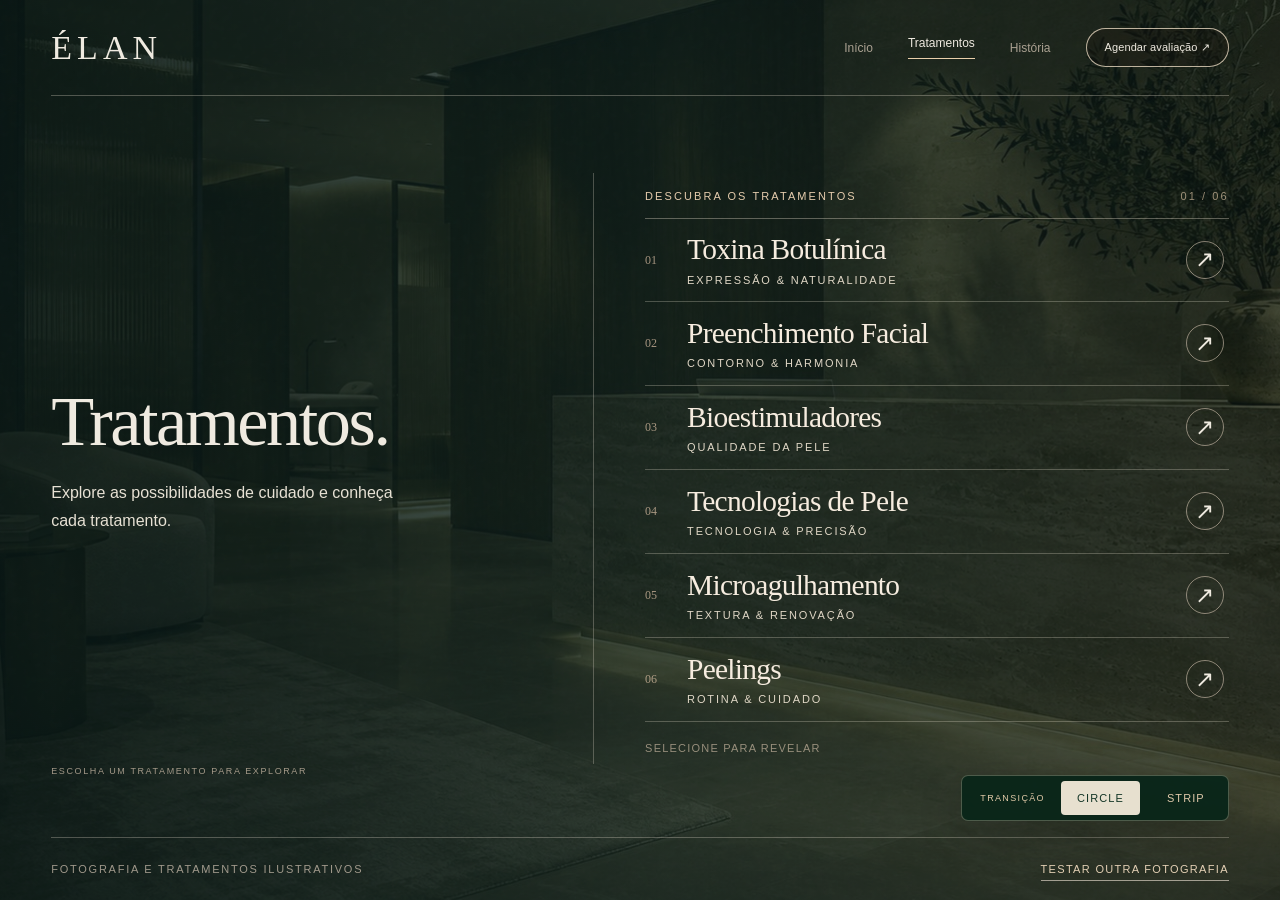
<file: refino-rev11/unreveal.html>
<!DOCTYPE html>
<html lang="pt-BR">
<head>
<meta charset="utf-8" />
<meta name="viewport" content="width=device-width, initial-scale=1, viewport-fit=cover"/>
<meta name="theme-color" content="#10291e"/>
<title>ÉLAN — Tratamentos | Estudo REV11</title>
<style>
:root{--ivory:#f5e9da;--soft:#d7c5af;--ink:#211912;--gold:#e2bd90;--photo:url('[data-uri]');--ease:cubic-bezier(.22,1,.36,1)}
*{box-sizing:border-box}
html{scroll-behavior:smooth}
body{margin:0;min-height:100svh;background:#241c18;color:var(--ivory);font-family:Arial,Helvetica,sans-serif;-webkit-font-smoothing:antialiased}
button{font:inherit;color:inherit;cursor:pointer}
button:focus-visible{outline:2px solid #f7d3a7;outline-offset:5px}
body.locked{overflow:hidden}
.scene-photo{position:fixed;inset:0;background-image:var(--photo);background-position:center 51%;background-size:cover;background-repeat:no-repeat;z-index:-2;pointer-events:none;transform:translateZ(0)}
.scene-photo::after{content:"";position:absolute;inset:0;background:linear-gradient(91deg,rgba(19,12,9,.82) 0%,rgba(25,16,12,.69) 37%,rgba(18,14,12,.58) 59%,rgba(16,12,10,.58) 100%),linear-gradient(0deg,rgba(18,12,10,.56),transparent 36%,rgba(12,7,5,.24));pointer-events:none}
.scene-grain{position:fixed;inset:0;z-index:-1;pointer-events:none;opacity:.1;background-image:url("data:image/svg+xml,%3Csvg viewBox='0 0 128 128' xmlns='http://www.w3.org/2000/svg'%3E%3Cfilter id='n'%3E%3CfeTurbulence type='fractalNoise' baseFrequency='.8' numOctaves='3' seed='6' stitchTiles='stitch'/%3E%3C/filter%3E%3Crect width='100%25' height='100%25' filter='url(%23n)' opacity='.36'/%3E%3C/svg%3E")}
.shell.is-obscured{opacity:0;pointer-events:none}
.shell{min-height:100svh;display:flex;flex-direction:column;position:relative;z-index:1;isolation:isolate}
header{margin:0 auto;width:min(92%,1610px);height:96px;display:flex;justify-content:space-between;align-items:center;gap:25px;border-bottom:1px solid rgba(245,233,218,.29)}
.logo{display:flex;align-items:center;gap:19px;min-width:0;white-space:nowrap}.logo-big{font:40px/1 Georgia,'Times New Roman',serif;letter-spacing:.16em;font-weight:400}.logo-sep{height:33px;width:1px;background:#f3dfc38a}.logo-caption{font-size:9px;letter-spacing:.29em;line-height:1.7;color:#e7d6c5;text-transform:uppercase}.topnav{display:flex;align-items:center;gap:35px}.topnav span{font-size:12px;color:#e0cfbdba}.topnav .current{color:var(--ivory);padding-bottom:8px;border-bottom:1px solid #e9cfab}.topnav .demo-cta{border:1px solid rgba(242,225,202,.76);border-radius:50px;background:#21130e30;padding:12px 18px;letter-spacing:.01em;color:var(--ivory);white-space:nowrap;font-size:12px}
.content{flex:1;width:min(92%,1610px);margin:0 auto;display:grid;grid-template-columns:minmax(0,46%) minmax(0,54%);align-items:center;gap:0;min-height:calc(100svh - 159px);padding:38px 0 35px}
.left{height:100%;min-height:570px;display:flex;flex-direction:column;align-items:flex-start;justify-content:center;padding:15px 6% 38px 0;position:relative}
.kicker{font-size:10px;letter-spacing:.32em;text-transform:uppercase;color:#eddbc2;display:flex;align-items:center;gap:21px}.kicker::after{content:"";width:54px;height:1px;background:#e9ccb79c}
h1{font-family:Georgia,'Times New Roman',serif;font-weight:400;font-size:clamp(60px,6vw,112px);line-height:.99;letter-spacing:-.063em;margin:35px 0 22px;text-wrap:balance;max-width:680px}h1 em{font-weight:400;font-style:italic;color:#d6b38d}
.support{max-width:350px;font-size:14px;line-height:1.8;color:#e4d2c1d9;margin:0}
.left-bottom{display:flex;align-items:center;gap:20px;position:absolute;bottom:26px;left:0;color:#ddc9b5b5;font-size:9px;letter-spacing:.18em;text-transform:uppercase}.left-bottom .cross{font:26px/1 Georgia,serif;font-weight:300;color:#e9cfab}
.catalog{min-width:0;padding:10px 0 10px 6%;border-left:1px solid rgba(245,233,218,.27)}
.cat-heading{display:flex;align-items:center;justify-content:space-between;font-size:10px;text-transform:uppercase;letter-spacing:.19em;color:#e5ccad;padding:7px 0 16px}
.cat-heading span:last-child{opacity:.65}
.index{display:flex;flex-direction:column}
.treatment{position:relative;isolation:isolate;display:grid;grid-template-columns:42px minmax(0,1fr) 42px;align-items:center;width:100%;min-height:84px;padding:14px 5px 14px 0;background:transparent;border:0;border-bottom:1px solid rgba(245,233,218,.34);text-align:left;overflow:hidden;transition:padding .45s var(--ease),border-color .4s}
.treatment:first-child{border-top:1px solid rgba(245,233,218,.34)}
.treatment::before{content:"";position:absolute;inset:0;z-index:-1;background:linear-gradient(90deg,rgba(238,212,184,.18),rgba(255,237,211,.08) 82%);transform:translateY(104%);transition:transform .6s var(--ease)}
.treatment:hover::before,.treatment:focus-visible::before{transform:translateY(0)}
.treatment:hover,.treatment:focus-visible{padding-left:14px;border-color:#e8ccb790}
.item-index{font:12px/1 Georgia,serif;color:#e6c8acb0;align-self:center}.item-main{display:flex;flex-direction:column;gap:7px;min-width:0}
.item-name{font:clamp(24px,2.3vw,38px)/1.13 Georgia,'Times New Roman',serif;letter-spacing:-.025em;white-space:normal;color:#f6ecdf}
.item-type{font-size:9px;letter-spacing:.17em;text-transform:uppercase;color:#d9c8b5a8}
.item-arrow{justify-self:end;display:grid;place-items:center;border:1px solid #f1deca83;border-radius:50%;font-size:23px;font-weight:200;width:38px;height:38px;transition:transform .5s var(--ease),background .4s}
.treatment:hover .item-arrow,.treatment:focus-visible .item-arrow{transform:rotate(45deg);background:#f6e7d71f}
.cat-foot{display:flex;align-items:center;justify-content:space-between;margin-top:20px;font-size:10px;color:#d6c2aaa6;letter-spacing:.11em;text-transform:uppercase}
footer{margin:0 auto;width:min(92%,1610px);height:63px;display:flex;justify-content:space-between;align-items:center;border-top:1px solid rgba(245,233,218,.28);font-size:9px;letter-spacing:.16em;color:#dbcbbab2;text-transform:uppercase;gap:18px}
footer .upload{color:#e6d2b7;background:none;border:0;border-bottom:1px solid rgba(245,233,218,.6);padding:5px 0;text-transform:uppercase;letter-spacing:.12em;font-size:9px}
/* Reveal scene: the photograph underneath is never replaced. */
.detail{position:fixed;inset:0;z-index:40;display:none;overflow-y:auto;overscroll-behavior:contain;color:var(--ivory);background-image:linear-gradient(99deg,rgba(16,11,9,.84),rgba(24,16,12,.62)),var(--photo);background-position:center,center 51%;background-size:cover,cover;background-repeat:no-repeat;clip-path:circle(0 at 50% 50%)}
.detail.visible{display:block}
.detail::before{content:"";position:fixed;inset:0;background:radial-gradient(circle at 82% 20%,rgba(188,131,78,.12),transparent 42%),linear-gradient(100deg,rgba(12,9,7,.13),rgba(34,24,18,.05) 80%);pointer-events:none;z-index:0}
.detail-shell{min-height:100svh;width:min(92%,1610px);margin:0 auto;position:relative;display:flex;flex-direction:column;z-index:1}
.detail-head{display:flex;align-items:center;justify-content:space-between;gap:25px;padding:0 0 0;height:96px;border-bottom:1px solid #e8d1b765}
.detail-head .crumb{font-size:10px;letter-spacing:.24em;text-transform:uppercase;color:#e9d1b6}
.back{border:1px solid #f6e6d278;background:#f6e0c70d;border-radius:50px;color:#f7e6d4;padding:13px 19px;font-size:10px;text-transform:uppercase;letter-spacing:.14em;display:flex;gap:17px;align-items:center;transition:background .3s}
.back:hover{background:#f6e6d22a}
.detail-main{flex:1;min-height:calc(100svh - 176px);display:grid;grid-template-columns:minmax(0,58%) minmax(0,42%);gap:5vw;align-items:center;padding:45px 0 65px}
.detail-left{min-width:0;position:relative}
.detail-label{font-size:10px;letter-spacing:.25em;text-transform:uppercase;color:#f0cfab;display:flex;gap:18px;align-items:center}
.detail-label::before{content:"";height:1px;width:42px;background:#e4c69f}
.detail-title{font:400 clamp(70px,7.8vw,150px)/.94 Georgia,serif;letter-spacing:-.066em;margin:37px 0 25px;overflow-wrap:anywhere;text-wrap:balance}
.detail-title em{color:#d8b18b;font-style:italic;font-weight:400}
.detail-sub{font:italic 400 clamp(19px,2.3vw,35px)/1.3 Georgia,serif;max-width:620px;color:#ead0b1;margin:0}
.detail-right{position:relative;padding:36px 0 5px;display:flex;flex-direction:column;gap:40px;min-width:0}
.detail-unit{border-top:1px solid #f3dfc480;padding-top:22px}
.detail-unit .mini{font-size:9px;letter-spacing:.23em;text-transform:uppercase;color:#e8caaa}
.detail-unit p{font-size:15px;line-height:1.8;color:#f3e3d2;max-width:440px;margin:14px 0 0}
.detail-unit ul{list-style:none;padding:0;margin:17px 0 0;display:flex;flex-direction:column;gap:14px;color:#f0e1d0;font-size:14px;line-height:1.45}
.detail-unit li::before{content:'—';padding-right:14px;color:#dbb88c}
.book{background:#ecd4b6;color:#241b15;border:0;border-radius:50px;padding:18px 24px;align-self:flex-start;display:flex;gap:26px;align-items:center;font-size:12px;transition:background .3s,transform .3s}
.book:hover{background:#fff0d8;transform:translateY(-3px)}
.detail-bottom{padding:15px 0 23px;border-top:1px solid #e8d1b76b;display:flex;justify-content:space-between;font-size:10px;letter-spacing:.15em;text-transform:uppercase;color:#d8c4aa}
.detail-num{position:absolute;bottom:-14vh;left:-4vw;z-index:-1;font:400 clamp(250px,38vw,680px)/.8 Georgia,serif;color:rgba(245,219,180,.04);pointer-events:none}
/* lab controls */
.motion-lab{position:fixed;bottom:79px;right:4%;z-index:60;display:flex;align-items:center;gap:11px;background:rgba(25,17,13,.85);backdrop-filter:blur(14px);border:1px solid #f2dcc04a;border-radius:50px;padding:5px 7px 5px 18px;box-shadow:0 14px 44px #0003}
.motion-lab .lab-label{font-size:9px;letter-spacing:.15em;color:#e3cba9;padding-right:5px;text-transform:uppercase}
.motion-lab button{border:0;background:transparent;border-radius:50px;padding:11px 16px;color:#dfc8aa;font-size:10px;letter-spacing:.1em;text-transform:uppercase;transition:background .3s,color .3s}
.motion-lab button[aria-pressed="true"]{background:#e7cdb0;color:#251912}
.toast{position:fixed;z-index:100;left:50%;bottom:140px;transform:translate(-50%,12px);opacity:0;pointer-events:none;padding:14px 22px;background:#f0dbc4;color:#251a16;font-size:12px;box-shadow:0 16px 40px #0005;transition:opacity .25s,transform .25s;max-width:min(90%,460px);text-align:center;border-radius:4px}
.toast.show{opacity:1;transform:translate(-50%,0)}
@media (max-width:1140px){.content{grid-template-columns:42% 58%}.item-name{font-size:clamp(22px,2.7vw,35px)}h1{font-size:clamp(57px,6vw,88px)}.left{min-height:550px}.treatment{min-height:77px}.topnav span:first-child{display:none}}
@media (max-width:780px){
 .scene-photo{background-position:60% center}.scene-photo::after{background:linear-gradient(90deg,rgba(18,11,8,.86),rgba(23,16,12,.69)),linear-gradient(0deg,#150e0b83,transparent 40%)}
 header{height:78px;width:90%}.logo-big{font-size:28px}.logo-caption{font-size:7px;letter-spacing:.16em}.logo-sep{height:27px}.topnav span{display:none}.topnav .demo-cta{font-size:9px;padding:10px 13px}
 .content{width:90%;display:flex;flex-direction:column;align-items:stretch;justify-content:flex-start;min-height:unset;padding:30px 0 80px}
 .left{min-height:unset;padding:18px 0 37px;justify-content:flex-start;gap:0}
 h1{font-size:clamp(55px,11vw,80px);max-width:630px;margin:22px 0 15px;line-height:.98}.support{font-size:12px;line-height:1.7;max-width:330px}.left-bottom{display:none}
 .catalog{padding:12px 0 0;border-left:0}.cat-heading{font-size:9px}.treatment{min-height:75px;grid-template-columns:31px minmax(0,1fr) 35px;padding:12px 0}.item-name{font-size:clamp(23px,5.1vw,32px)}.item-type{font-size:8px}.item-arrow{width:31px;height:31px;font-size:19px}.cat-foot{font-size:9px}
 footer{width:90%;min-height:65px;height:auto;align-items:center;padding:12px 0 20px;flex-wrap:wrap;font-size:8px}
 .motion-lab{right:5%;left:auto;top:89px;bottom:auto;padding:4px 5px 4px 7px;justify-content:flex-end}.motion-lab .lab-label{display:none}.motion-lab button{font-size:9px;padding:12px 15px}
 .detail-shell{width:90%}.detail-head{height:78px}.detail-head .crumb{font-size:8px}.back{font-size:9px;padding:10px 13px;gap:8px}
 .detail-main{display:flex;flex-direction:column;align-items:stretch;justify-content:flex-start;gap:30px;min-height:unset;padding:60px 0 65px}
 .detail-title{font-size:clamp(56px,12vw,105px);margin:22px 0 18px}.detail-sub{font-size:clamp(20px,5vw,28px)}
 .detail-right{padding-top:12px;gap:25px}.detail-unit p{font-size:13px;line-height:1.7}.detail-unit ul{font-size:12px;gap:12px}.detail-bottom{font-size:8px;gap:20px;padding-bottom:78px}
 .detail-num{font-size:68vw;bottom:8vh;left:0}
}
@media(max-width:385px){.logo-caption{display:none}.logo-sep{display:none}.logo-big{font-size:30px}h1{font-size:51px}.item-name{font-size:21px}.treatment{min-height:70px}.motion-lab .lab-label{display:none}.motion-lab{justify-content:center;right:5%}}
@media(prefers-reduced-motion:reduce){*,*::before,*::after{transition:none!important;scroll-behavior:auto!important;animation:none!important}}

/* REV11 — revisão autoral sobre a prova preservada */
:root{--ivory:#efeae0;--cream:#efeae0;--gold:#c6b695;--soft:#e0d8c8;--ink:#10291e;--ease:cubic-bezier(.77,0,.175,1)}
html{scroll-behavior:auto}
body{background-color:#10291e;color:#efeae0}
::selection{background:#cab895;color:#0d2419}
h1,h2{letter-spacing:-.035em!important}
p{line-height:1.68}
button:focus-visible,a:focus-visible{outline:2px solid #e5ce9d;outline-offset:4px}

/* Unreveal — same Circle and Strip algorithms */
.scene-photo{filter:saturate(.75) hue-rotate(22deg) brightness(.87)}
.scene-photo::after{background:linear-gradient(90deg,rgba(6,29,19,.9),rgba(12,42,29,.72) 52%,rgba(5,27,18,.63))}
.scene-grain{opacity:.035}
.logo-big{font-family:Georgia,'Times New Roman',serif;letter-spacing:.15em;font-size:34px}
.logo-sep,.logo-caption,.kicker,.left-bottom .cross{display:none}
h1{font-size:clamp(53px,5.5vw,88px);margin-top:10px}
h1 em{color:#ddd0af}
.support{font-size:16px;max-width:39ch;color:#e7e1d4}
.item-name{letter-spacing:-.025em}
.item-type{font-size:11px;color:#e0d7c6}
.treatment{border-bottom-color:rgba(235,229,210,.27)}
.treatment::before{background:linear-gradient(90deg,rgba(42,86,61,.5),transparent 85%)}
.detail{background-image:linear-gradient(99deg,rgba(6,29,19,.93),rgba(11,36,25,.76)),var(--photo)}
.detail::before{background:transparent}
.detail-title{font-size:clamp(64px,7vw,112px);letter-spacing:-.035em}
.detail-title em,.detail-sub{color:#e2d1b4}
.detail-num{opacity:.22}
.book{background:#e4ddca;color:#143326}
.motion-lab{background:rgba(10,38,26,.96);backdrop-filter:none}
.motion-lab button[aria-pressed="true"]{background:#e7e0cf;color:#123425}
@media(max-width:780px){.support{font-size:15px}.item-type{font-size:10px}}

.topnav .demo-cta,.item-type,.cat-heading,.cat-foot,footer,footer .upload,.detail-unit .mini,.detail-label,.back,.motion-lab button{font-size:11px}
.catalog{padding-left:clamp(18px,4vw,60px)}
.motion-lab{border-radius:7px}
.motion-lab button{border-radius:4px}
.detail-num{display:none}
@media(max-width:780px){.item-type{font-size:11px}}
@media(max-width:385px){.topnav .demo-cta{font-size:11px}}
</style>
</head>
<body>
<div class="scene-photo" id="backgroundPhoto" aria-hidden="true"></div><div class="scene-grain" aria-hidden="true"></div>
<div class="shell" id="shell">
  <header>
    <div class="logo"><span class="logo-big">ÉLAN</span><span class="logo-sep"></span></div>
    <nav class="topnav" aria-label="Navegação demonstrativa"><span>Início</span><span class="current">Tratamentos</span><span>História</span><button class="demo-cta" id="topCta" type="button">Agendar avaliação ↗</button></nav>
  </header>
  <main class="content">
    <section class="left" aria-labelledby="mainTitle">
      <div class="kicker"></div>
      <h1 id="mainTitle">Tratamentos.</h1>
      <p class="support">Explore as possibilidades de cuidado e conheça cada tratamento.</p>
      <div class="left-bottom"><span class="cross">✳</span><span>ESCOLHA UM TRATAMENTO PARA EXPLORAR</span></div>
    </section>
    <section class="catalog" aria-label="Lista de tratamentos">
      <div class="cat-heading"><span>DESCUBRA OS TRATAMENTOS</span><span>01 / 06</span></div>
      <div class="index" id="treatmentList"></div>
      <div class="cat-foot"><span>SELECIONE PARA REVELAR</span><span></span></div>
    </section>
  </main>
  <footer><span>FOTOGRAFIA E TRATAMENTOS ILUSTRATIVOS</span><button class="upload" id="uploadButton" type="button">Testar outra fotografia</button><input id="photoInput" type="file" accept="image/*" hidden /></footer>
</div>
<section class="detail" id="detail" role="dialog" aria-modal="true" aria-hidden="true" aria-labelledby="detailTitle">
 <div class="detail-shell">
   <div class="detail-head"><span class="crumb">ÉLAN / CUIDADOS PERSONALIZADOS</span><button class="back" id="back" type="button"><span>←</span> Voltar aos tratamentos</button></div>
   <div class="detail-main">
     <div class="detail-left">
       <div class="detail-label" id="detailLabel">TRATAMENTO 01 / 06</div>
       <h2 class="detail-title" id="detailTitle">Tratamento</h2>
       <p class="detail-sub" id="detailSub">Uma abordagem feita para você.</p>
     </div>
     <div class="detail-right">
       <div class="detail-unit"><div class="mini">SOBRE O TRATAMENTO</div><p id="detailDescription"></p></div>
       <div class="detail-unit"><div class="mini">O QUE CONVERSAMOS NA AVALIAÇÃO</div><ul id="detailPoints"></ul></div>
       <button class="book" id="detailCTA" type="button">Solicitar avaliação <span aria-hidden="true">↗</span></button>
     </div>
   </div>
   <div class="detail-num" id="detailNum">01</div>
   <div class="detail-bottom"><span>UMA EXPERIÊNCIA ÉLAN</span><span id="detailBottomCount">01 — 06</span></div>
 </div>
</section>
<div class="motion-lab" id="motionLab" aria-label="Selecionar animação"><span class="lab-label">TRANSIÇÃO</span><button type="button" id="motionCircle" aria-pressed="true">Circle</button><button type="button" id="motionStrip" aria-pressed="false">Strip</button></div>
<div class="toast" id="toast" role="status" aria-live="polite"></div>
<script>
(() => {
'use strict';
const treatments=[
 {title:'Toxina Botulínica',category:'EXPRESSÃO & NATURALIDADE',display:'Toxina<br/><em>Botulínica.</em>',sub:'Expressão preservada. Cuidado individual.',description:'Um planejamento cuidadoso que considera a expressão facial, as particularidades de cada rosto e os objetivos individuais. A indicação é feita após avaliação por profissional habilitado.',points:['Objetivos e expectativas','Avaliação profissional e indicações','Orientações específicas de cuidado']},
 {title:'Preenchimento Facial',category:'CONTORNO & HARMONIA',display:'Preenchimento<br/><em>Facial.</em>',sub:'Proporções que respeitam sua identidade.',description:'Procedimento que pode integrar um plano individual de cuidados estéticos. A avaliação considera necessidades, proporções e expectativas, com atenção à segurança.',points:['Análise das proporções faciais','Possibilidades e limites do procedimento','Planejamento individualizado']},
 {title:'Bioestimuladores',category:'QUALIDADE DA PELE',display:'Bioesti-<br/><em>muladores.</em>',sub:'Um olhar atento à singularidade da pele.',description:'A indicação de bioestimuladores depende das características da pele, da avaliação clínica e do histórico individual. Cada plano é construído a partir desses elementos.',points:['Condições e necessidades da pele','Adequação ao seu perfil','Cuidados antes e após o procedimento']},
 {title:'Tecnologias de Pele',category:'TECNOLOGIA & PRECISÃO',display:'Tecnologias<br/><em>de Pele.</em>',sub:'Conhecimento aplicado a cada necessidade.',description:'Tecnologias e recursos de atendimento podem ser considerados conforme os objetivos e a avaliação profissional. O plano deve respeitar as condições de cada pessoa.',points:['Necessidades e objetivos individuais','Tecnologias disponíveis na clínica','Possibilidades e orientações']},
 {title:'Microagulhamento',category:'TEXTURA & RENOVAÇÃO',display:'Micro-<br/><em>agulhamento.</em>',sub:'A delicadeza de um cuidado bem planejado.',description:'A adequação do microagulhamento exige avaliação profissional das condições da pele, dos cuidados necessários e de eventuais contraindicações.',points:['Condições atuais da pele','Cuidados e contraindicações','Plano de acompanhamento']},
 {title:'Peelings',category:'ROTINA & CUIDADO',display:'Peelings<br/><em>faciais.</em>',sub:'Cada pele tem seu próprio tempo.',description:'Há diferentes abordagens de peeling, cuja indicação depende de uma avaliação da pele e do contexto individual. Os cuidados recomendados podem variar entre elas.',points:['Tipo e condição da pele','Objetivos e opções de tratamento','Preparo e cuidados posteriores']}
];
const $=id=>document.getElementById(id);
const list=$('treatmentList'),scene=$('detail'),back=$('back');
const motionCircle=$('motionCircle'),motionStrip=$('motionStrip'),photo=$('backgroundPhoto');
let mode='circle',active=-1,busy=false,opener=null,origin={x:innerWidth*.68,y:innerHeight*.5},toastTimeout=null;
const reduced=()=>window.matchMedia('(prefers-reduced-motion: reduce)').matches;
const clamp=(v,a,b)=>Math.max(a,Math.min(b,v));
const nn=i=>String(i+1).padStart(2,'0');
list.innerHTML=treatments.map((t,i)=>`<button class="treatment" data-i="${i}" type="button" aria-label="Conhecer ${t.title}"><span class="item-index">${nn(i)}</span><span class="item-main"><span class="item-name">${t.title}</span><span class="item-type">${t.category}</span></span><span class="item-arrow" aria-hidden="true">↗</span></button>`).join('');
const toast=msg=>{const box=$('toast');box.textContent=msg;box.classList.add('show');clearTimeout(toastTimeout);toastTimeout=setTimeout(()=>box.classList.remove('show'),3500)};
const chooseMotion=m=>{if(busy||active>=0)return;mode=m;motionCircle.setAttribute('aria-pressed',String(m==='circle'));motionStrip.setAttribute('aria-pressed',String(m==='strip'));};
motionCircle.addEventListener('click',()=>chooseMotion('circle'));motionStrip.addEventListener('click',()=>chooseMotion('strip'));
function fill(i){const t=treatments[i];$('detailLabel').textContent=`TRATAMENTO ${nn(i)} / 06 — ${t.category}`;$('detailTitle').innerHTML=t.display;$('detailSub').textContent=t.sub;$('detailDescription').textContent=t.description;$('detailPoints').innerHTML=t.points.map(x=>`<li>${x}</li>`).join('');$('detailNum').textContent=nn(i);$('detailBottomCount').textContent=`${nn(i)} — 06`;}
function circleMax(){return Math.ceil(Math.max(Math.hypot(origin.x,origin.y),Math.hypot(innerWidth-origin.x,origin.y),Math.hypot(origin.x,innerHeight-origin.y),Math.hypot(innerWidth-origin.x,innerHeight-origin.y)))+20}
function animateCircle(open){const r=circleMax(),start=open?0:r,end=open?r:0,shape=x=>`circle(${x}px at ${origin.x}px ${origin.y}px)`;scene.style.clipPath=shape(start);if(reduced()){scene.style.clipPath=shape(end);return Promise.resolve()}
const a=scene.animate([{clipPath:shape(start)},{clipPath:shape(end)}],{duration:open?940:750,easing:'cubic-bezier(.76,0,.2,1)',fill:'forwards'});return a.finished.then(()=>{scene.style.clipPath=shape(end);a.cancel()}).catch(()=>{})}
function stripMask(values){const n=values.length;const grads=[],pos=[];for(let i=0;i<n;i++){const p=clamp(values[i],0,100);grads.push(`linear-gradient(${i%2?'to top':'to bottom'},#000 0%,#000 ${p.toFixed(3)}%,transparent ${(p+.005).toFixed(3)}%,transparent 100%)`);pos.push(`${(i*100/(n-1)).toFixed(4)}% 0%`)}
const sizes=Array(n).fill(`${(100/n+.05).toFixed(3)}% 100%`).join(',');scene.style.maskImage=grads.join(',');scene.style.webkitMaskImage=grads.join(',');scene.style.maskSize=sizes;scene.style.webkitMaskSize=sizes;scene.style.maskPosition=pos.join(',');scene.style.webkitMaskPosition=pos.join(',');scene.style.maskRepeat='no-repeat';scene.style.webkitMaskRepeat='no-repeat';}
function animateStrip(open){if(reduced()){stripMask(Array(10).fill(open?100:0));return Promise.resolve()};return new Promise(resolve=>{const n=10,st=performance.now(),delay=48,duration=480,revEase=t=>1-Math.pow(1-t,4);function frame(now){let done=true;const values=Array.from({length:n},(_,i)=>{const index=open?i:n-1-i,t=clamp((now-st-index*delay)/duration,0,1);if(t<1)done=false;return 100*(open?revEase(t):1-revEase(t))});stripMask(values);if(done)resolve();else requestAnimationFrame(frame)}requestAnimationFrame(frame)})}
function resetMask(){scene.style.clipPath='none';scene.style.maskImage='none';scene.style.webkitMaskImage='none';scene.style.maskSize='';scene.style.webkitMaskSize='';scene.style.maskPosition='';scene.style.webkitMaskPosition='';}
async function reveal(i,button){if(busy||active>=0)return;busy=true;active=i;opener=button;const rect=button.getBoundingClientRect();origin={x:Math.round(clamp(rect.left+rect.width*.76,0,innerWidth)),y:Math.round(clamp(rect.top+rect.height*.5,0,innerHeight))};fill(i);scene.style.display='block';scene.setAttribute('aria-hidden','false');scene.classList.add('visible','in-motion');document.body.classList.add('locked');scene.scrollTop=0;
 if(mode==='circle'){scene.style.maskImage='none';scene.style.webkitMaskImage='none';await animateCircle(true)}else{scene.style.clipPath='none';stripMask(Array(10).fill(0));await animateStrip(true)}
 resetMask();$('shell').classList.add('is-obscured');scene.classList.remove('in-motion');busy=false;back.focus({preventScroll:true});}
async function closeDetail(){if(busy||active<0)return;busy=true;scene.classList.add('in-motion');$('shell').classList.remove('is-obscured');scene.scrollTop=0;if(mode==='circle')await animateCircle(false);else await animateStrip(false);scene.style.display='none';scene.classList.remove('visible','in-motion');scene.setAttribute('aria-hidden','true');resetMask();document.body.classList.remove('locked');active=-1;busy=false;opener?.focus({preventScroll:true});}
list.addEventListener('click',e=>{const b=e.target.closest('[data-i]');if(b)reveal(Number(b.dataset.i),b)});
back.addEventListener('click',closeDetail);
document.addEventListener('keydown',e=>{if(e.key==='Escape'&&active>=0){e.preventDefault();closeDetail()}if(e.key==='Tab'&&active>=0){const els=[...scene.querySelectorAll('button:not([disabled]), a[href]')];if(!els.length)return;const first=els[0],last=els.at(-1);if(e.shiftKey&&document.activeElement===first){e.preventDefault();last.focus()}else if(!e.shiftKey&&document.activeElement===last){e.preventDefault();first.focus()}}});
$('uploadButton').addEventListener('click',()=>$('photoInput').click());
$('photoInput').addEventListener('change',e=>{const file=e.target.files?.[0];if(!file)return;if(!file.type.startsWith('image/')){toast('Selecione um arquivo de imagem.');return}const reader=new FileReader();reader.onload=()=>{document.documentElement.style.setProperty('--photo',`url(${JSON.stringify(reader.result)})`);photo.style.backgroundImage=`url(${JSON.stringify(reader.result)})`;toast('Foto alterada apenas nesta visualização.');};reader.readAsDataURL(file)});
$('topCta').addEventListener('click',()=>toast('Prova de conceito: o WhatsApp será conectado ao número real do cliente.'));
$('detailCTA').addEventListener('click',()=>toast('Prova de conceito: o WhatsApp será conectado ao número real do cliente.'));
})();
</script>
</body>
</html>
</file>
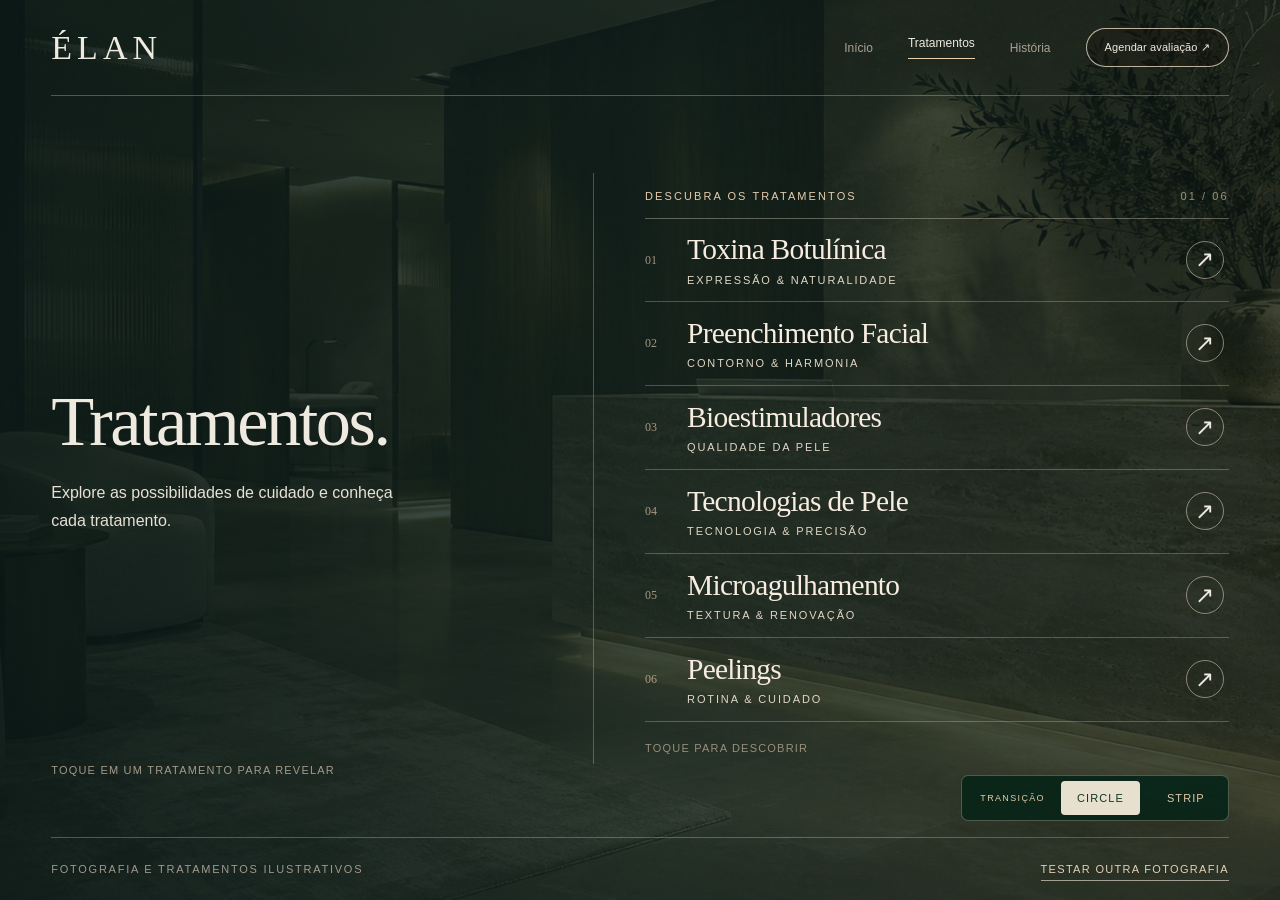
<file: refino-rev12/unreveal.html>
<!DOCTYPE html>
<html lang="pt-BR">
<head>
<meta charset="utf-8" />
<meta name="viewport" content="width=device-width, initial-scale=1, viewport-fit=cover"/>
<meta name="theme-color" content="#10291e"/>
<title>ÉLAN — Tratamentos | Estudo REV12</title>
<style>
:root{--ivory:#f5e9da;--soft:#d7c5af;--ink:#211912;--gold:#e2bd90;--photo:url('[data-uri]');--ease:cubic-bezier(.22,1,.36,1)}
*{box-sizing:border-box}
html{scroll-behavior:smooth}
body{margin:0;min-height:100svh;background:#241c18;color:var(--ivory);font-family:Arial,Helvetica,sans-serif;-webkit-font-smoothing:antialiased}
button{font:inherit;color:inherit;cursor:pointer}
button:focus-visible{outline:2px solid #f7d3a7;outline-offset:5px}
body.locked{overflow:hidden}
.scene-photo{position:fixed;inset:0;background-image:var(--photo);background-position:center 51%;background-size:cover;background-repeat:no-repeat;z-index:-2;pointer-events:none;transform:translateZ(0)}
.scene-photo::after{content:"";position:absolute;inset:0;background:linear-gradient(91deg,rgba(19,12,9,.82) 0%,rgba(25,16,12,.69) 37%,rgba(18,14,12,.58) 59%,rgba(16,12,10,.58) 100%),linear-gradient(0deg,rgba(18,12,10,.56),transparent 36%,rgba(12,7,5,.24));pointer-events:none}
.scene-grain{position:fixed;inset:0;z-index:-1;pointer-events:none;opacity:.1;background-image:url("data:image/svg+xml,%3Csvg viewBox='0 0 128 128' xmlns='http://www.w3.org/2000/svg'%3E%3Cfilter id='n'%3E%3CfeTurbulence type='fractalNoise' baseFrequency='.8' numOctaves='3' seed='6' stitchTiles='stitch'/%3E%3C/filter%3E%3Crect width='100%25' height='100%25' filter='url(%23n)' opacity='.36'/%3E%3C/svg%3E")}
.shell.is-obscured{opacity:0;pointer-events:none}
.shell{min-height:100svh;display:flex;flex-direction:column;position:relative;z-index:1;isolation:isolate}
header{margin:0 auto;width:min(92%,1610px);height:96px;display:flex;justify-content:space-between;align-items:center;gap:25px;border-bottom:1px solid rgba(245,233,218,.29)}
.logo{display:flex;align-items:center;gap:19px;min-width:0;white-space:nowrap}.logo-big{font:40px/1 Georgia,'Times New Roman',serif;letter-spacing:.16em;font-weight:400}.logo-sep{height:33px;width:1px;background:#f3dfc38a}.logo-caption{font-size:9px;letter-spacing:.29em;line-height:1.7;color:#e7d6c5;text-transform:uppercase}.topnav{display:flex;align-items:center;gap:35px}.topnav span{font-size:12px;color:#e0cfbdba}.topnav .current{color:var(--ivory);padding-bottom:8px;border-bottom:1px solid #e9cfab}.topnav .demo-cta{border:1px solid rgba(242,225,202,.76);border-radius:50px;background:#21130e30;padding:12px 18px;letter-spacing:.01em;color:var(--ivory);white-space:nowrap;font-size:12px}
.content{flex:1;width:min(92%,1610px);margin:0 auto;display:grid;grid-template-columns:minmax(0,46%) minmax(0,54%);align-items:center;gap:0;min-height:calc(100svh - 159px);padding:38px 0 35px}
.left{height:100%;min-height:570px;display:flex;flex-direction:column;align-items:flex-start;justify-content:center;padding:15px 6% 38px 0;position:relative}
.kicker{font-size:10px;letter-spacing:.32em;text-transform:uppercase;color:#eddbc2;display:flex;align-items:center;gap:21px}.kicker::after{content:"";width:54px;height:1px;background:#e9ccb79c}
h1{font-family:Georgia,'Times New Roman',serif;font-weight:400;font-size:clamp(60px,6vw,112px);line-height:.99;letter-spacing:-.063em;margin:35px 0 22px;text-wrap:balance;max-width:680px}h1 em{font-weight:400;font-style:italic;color:#d6b38d}
.support{max-width:350px;font-size:14px;line-height:1.8;color:#e4d2c1d9;margin:0}
.left-bottom{display:flex;align-items:center;gap:20px;position:absolute;bottom:26px;left:0;color:#ddc9b5b5;font-size:9px;letter-spacing:.18em;text-transform:uppercase}.left-bottom .cross{font:26px/1 Georgia,serif;font-weight:300;color:#e9cfab}
.catalog{min-width:0;padding:10px 0 10px 6%;border-left:1px solid rgba(245,233,218,.27)}
.cat-heading{display:flex;align-items:center;justify-content:space-between;font-size:10px;text-transform:uppercase;letter-spacing:.19em;color:#e5ccad;padding:7px 0 16px}
.cat-heading span:last-child{opacity:.65}
.index{display:flex;flex-direction:column}
.treatment{position:relative;isolation:isolate;display:grid;grid-template-columns:42px minmax(0,1fr) 42px;align-items:center;width:100%;min-height:84px;padding:14px 5px 14px 0;background:transparent;border:0;border-bottom:1px solid rgba(245,233,218,.34);text-align:left;overflow:hidden;transition:padding .45s var(--ease),border-color .4s}
.treatment:first-child{border-top:1px solid rgba(245,233,218,.34)}
.treatment::before{content:"";position:absolute;inset:0;z-index:-1;background:linear-gradient(90deg,rgba(238,212,184,.18),rgba(255,237,211,.08) 82%);transform:translateY(104%);transition:transform .6s var(--ease)}
.treatment:hover::before,.treatment:focus-visible::before{transform:translateY(0)}
.treatment:hover,.treatment:focus-visible{padding-left:14px;border-color:#e8ccb790}
.item-index{font:12px/1 Georgia,serif;color:#e6c8acb0;align-self:center}.item-main{display:flex;flex-direction:column;gap:7px;min-width:0}
.item-name{font:clamp(24px,2.3vw,38px)/1.13 Georgia,'Times New Roman',serif;letter-spacing:-.025em;white-space:normal;color:#f6ecdf}
.item-type{font-size:9px;letter-spacing:.17em;text-transform:uppercase;color:#d9c8b5a8}
.item-arrow{justify-self:end;display:grid;place-items:center;border:1px solid #f1deca83;border-radius:50%;font-size:23px;font-weight:200;width:38px;height:38px;transition:transform .5s var(--ease),background .4s}
.treatment:hover .item-arrow,.treatment:focus-visible .item-arrow{transform:rotate(45deg);background:#f6e7d71f}
.cat-foot{display:flex;align-items:center;justify-content:space-between;margin-top:20px;font-size:10px;color:#d6c2aaa6;letter-spacing:.11em;text-transform:uppercase}
footer{margin:0 auto;width:min(92%,1610px);height:63px;display:flex;justify-content:space-between;align-items:center;border-top:1px solid rgba(245,233,218,.28);font-size:9px;letter-spacing:.16em;color:#dbcbbab2;text-transform:uppercase;gap:18px}
footer .upload{color:#e6d2b7;background:none;border:0;border-bottom:1px solid rgba(245,233,218,.6);padding:5px 0;text-transform:uppercase;letter-spacing:.12em;font-size:9px}
/* Reveal scene: the photograph underneath is never replaced. */
.detail{position:fixed;inset:0;z-index:40;display:none;overflow-y:auto;overscroll-behavior:contain;color:var(--ivory);background-image:linear-gradient(99deg,rgba(16,11,9,.84),rgba(24,16,12,.62)),var(--photo);background-position:center,center 51%;background-size:cover,cover;background-repeat:no-repeat;clip-path:circle(0 at 50% 50%)}
.detail.visible{display:block}
.detail::before{content:"";position:fixed;inset:0;background:radial-gradient(circle at 82% 20%,rgba(188,131,78,.12),transparent 42%),linear-gradient(100deg,rgba(12,9,7,.13),rgba(34,24,18,.05) 80%);pointer-events:none;z-index:0}
.detail-shell{min-height:100svh;width:min(92%,1610px);margin:0 auto;position:relative;display:flex;flex-direction:column;z-index:1}
.detail-head{display:flex;align-items:center;justify-content:space-between;gap:25px;padding:0 0 0;height:96px;border-bottom:1px solid #e8d1b765}
.detail-head .crumb{font-size:10px;letter-spacing:.24em;text-transform:uppercase;color:#e9d1b6}
.back{border:1px solid #f6e6d278;background:#f6e0c70d;border-radius:50px;color:#f7e6d4;padding:13px 19px;font-size:10px;text-transform:uppercase;letter-spacing:.14em;display:flex;gap:17px;align-items:center;transition:background .3s}
.back:hover{background:#f6e6d22a}
.detail-main{flex:1;min-height:calc(100svh - 176px);display:grid;grid-template-columns:minmax(0,58%) minmax(0,42%);gap:5vw;align-items:center;padding:45px 0 65px}
.detail-left{min-width:0;position:relative}
.detail-label{font-size:10px;letter-spacing:.25em;text-transform:uppercase;color:#f0cfab;display:flex;gap:18px;align-items:center}
.detail-label::before{content:"";height:1px;width:42px;background:#e4c69f}
.detail-title{font:400 clamp(70px,7.8vw,150px)/.94 Georgia,serif;letter-spacing:-.066em;margin:37px 0 25px;overflow-wrap:anywhere;text-wrap:balance}
.detail-title em{color:#d8b18b;font-style:italic;font-weight:400}
.detail-sub{font:italic 400 clamp(19px,2.3vw,35px)/1.3 Georgia,serif;max-width:620px;color:#ead0b1;margin:0}
.detail-right{position:relative;padding:36px 0 5px;display:flex;flex-direction:column;gap:40px;min-width:0}
.detail-unit{border-top:1px solid #f3dfc480;padding-top:22px}
.detail-unit .mini{font-size:9px;letter-spacing:.23em;text-transform:uppercase;color:#e8caaa}
.detail-unit p{font-size:15px;line-height:1.8;color:#f3e3d2;max-width:440px;margin:14px 0 0}
.detail-unit ul{list-style:none;padding:0;margin:17px 0 0;display:flex;flex-direction:column;gap:14px;color:#f0e1d0;font-size:14px;line-height:1.45}
.detail-unit li::before{content:'—';padding-right:14px;color:#dbb88c}
.book{background:#ecd4b6;color:#241b15;border:0;border-radius:50px;padding:18px 24px;align-self:flex-start;display:flex;gap:26px;align-items:center;font-size:12px;transition:background .3s,transform .3s}
.book:hover{background:#fff0d8;transform:translateY(-3px)}
.detail-bottom{padding:15px 0 23px;border-top:1px solid #e8d1b76b;display:flex;justify-content:space-between;font-size:10px;letter-spacing:.15em;text-transform:uppercase;color:#d8c4aa}
.detail-num{position:absolute;bottom:-14vh;left:-4vw;z-index:-1;font:400 clamp(250px,38vw,680px)/.8 Georgia,serif;color:rgba(245,219,180,.04);pointer-events:none}
/* lab controls */
.motion-lab{position:fixed;bottom:79px;right:4%;z-index:60;display:flex;align-items:center;gap:11px;background:rgba(25,17,13,.85);backdrop-filter:blur(14px);border:1px solid #f2dcc04a;border-radius:50px;padding:5px 7px 5px 18px;box-shadow:0 14px 44px #0003}
.motion-lab .lab-label{font-size:9px;letter-spacing:.15em;color:#e3cba9;padding-right:5px;text-transform:uppercase}
.motion-lab button{border:0;background:transparent;border-radius:50px;padding:11px 16px;color:#dfc8aa;font-size:10px;letter-spacing:.1em;text-transform:uppercase;transition:background .3s,color .3s}
.motion-lab button[aria-pressed="true"]{background:#e7cdb0;color:#251912}
.toast{position:fixed;z-index:100;left:50%;bottom:140px;transform:translate(-50%,12px);opacity:0;pointer-events:none;padding:14px 22px;background:#f0dbc4;color:#251a16;font-size:12px;box-shadow:0 16px 40px #0005;transition:opacity .25s,transform .25s;max-width:min(90%,460px);text-align:center;border-radius:4px}
.toast.show{opacity:1;transform:translate(-50%,0)}
@media (max-width:1140px){.content{grid-template-columns:42% 58%}.item-name{font-size:clamp(22px,2.7vw,35px)}h1{font-size:clamp(57px,6vw,88px)}.left{min-height:550px}.treatment{min-height:77px}.topnav span:first-child{display:none}}
@media (max-width:780px){
 .scene-photo{background-position:60% center}.scene-photo::after{background:linear-gradient(90deg,rgba(18,11,8,.86),rgba(23,16,12,.69)),linear-gradient(0deg,#150e0b83,transparent 40%)}
 header{height:78px;width:90%}.logo-big{font-size:28px}.logo-caption{font-size:7px;letter-spacing:.16em}.logo-sep{height:27px}.topnav span{display:none}.topnav .demo-cta{font-size:9px;padding:10px 13px}
 .content{width:90%;display:flex;flex-direction:column;align-items:stretch;justify-content:flex-start;min-height:unset;padding:30px 0 80px}
 .left{min-height:unset;padding:18px 0 37px;justify-content:flex-start;gap:0}
 h1{font-size:clamp(55px,11vw,80px);max-width:630px;margin:22px 0 15px;line-height:.98}.support{font-size:12px;line-height:1.7;max-width:330px}.left-bottom{display:none}
 .catalog{padding:12px 0 0;border-left:0}.cat-heading{font-size:9px}.treatment{min-height:75px;grid-template-columns:31px minmax(0,1fr) 35px;padding:12px 0}.item-name{font-size:clamp(23px,5.1vw,32px)}.item-type{font-size:8px}.item-arrow{width:31px;height:31px;font-size:19px}.cat-foot{font-size:9px}
 footer{width:90%;min-height:65px;height:auto;align-items:center;padding:12px 0 20px;flex-wrap:wrap;font-size:8px}
 .motion-lab{right:5%;left:auto;top:89px;bottom:auto;padding:4px 5px 4px 7px;justify-content:flex-end}.motion-lab .lab-label{display:none}.motion-lab button{font-size:9px;padding:12px 15px}
 .detail-shell{width:90%}.detail-head{height:78px}.detail-head .crumb{font-size:8px}.back{font-size:9px;padding:10px 13px;gap:8px}
 .detail-main{display:flex;flex-direction:column;align-items:stretch;justify-content:flex-start;gap:30px;min-height:unset;padding:60px 0 65px}
 .detail-title{font-size:clamp(56px,12vw,105px);margin:22px 0 18px}.detail-sub{font-size:clamp(20px,5vw,28px)}
 .detail-right{padding-top:12px;gap:25px}.detail-unit p{font-size:13px;line-height:1.7}.detail-unit ul{font-size:12px;gap:12px}.detail-bottom{font-size:8px;gap:20px;padding-bottom:78px}
 .detail-num{font-size:68vw;bottom:8vh;left:0}
}
@media(max-width:385px){.logo-caption{display:none}.logo-sep{display:none}.logo-big{font-size:30px}h1{font-size:51px}.item-name{font-size:21px}.treatment{min-height:70px}.motion-lab .lab-label{display:none}.motion-lab{justify-content:center;right:5%}}
@media(prefers-reduced-motion:reduce){*,*::before,*::after{transition:none!important;scroll-behavior:auto!important;animation:none!important}}

/* REV11 — revisão autoral sobre a prova preservada */
:root{--ivory:#efeae0;--cream:#efeae0;--gold:#c6b695;--soft:#e0d8c8;--ink:#10291e;--ease:cubic-bezier(.77,0,.175,1)}
html{scroll-behavior:auto}
body{background-color:#10291e;color:#efeae0}
::selection{background:#cab895;color:#0d2419}
h1,h2{letter-spacing:-.035em!important}
p{line-height:1.68}
button:focus-visible,a:focus-visible{outline:2px solid #e5ce9d;outline-offset:4px}

/* Unreveal — same Circle and Strip algorithms */
.scene-photo{filter:saturate(.75) hue-rotate(22deg) brightness(.87)}
.scene-photo::after{background:linear-gradient(90deg,rgba(6,29,19,.9),rgba(12,42,29,.72) 52%,rgba(5,27,18,.63))}
.scene-grain{opacity:.035}
.logo-big{font-family:Georgia,'Times New Roman',serif;letter-spacing:.15em;font-size:34px}
.logo-sep,.logo-caption,.kicker,.left-bottom .cross{display:none}
h1{font-size:clamp(53px,5.5vw,88px);margin-top:10px}
h1 em{color:#ddd0af}
.support{font-size:16px;max-width:39ch;color:#e7e1d4}
.item-name{letter-spacing:-.025em}
.item-type{font-size:11px;color:#e0d7c6}
.treatment{border-bottom-color:rgba(235,229,210,.27)}
.treatment::before{background:linear-gradient(90deg,rgba(42,86,61,.5),transparent 85%)}
.detail{background-image:linear-gradient(99deg,rgba(6,29,19,.93),rgba(11,36,25,.76)),var(--photo)}
.detail::before{background:transparent}
.detail-title{font-size:clamp(64px,7vw,112px);letter-spacing:-.035em}
.detail-title em,.detail-sub{color:#e2d1b4}
.detail-num{opacity:.22}
.book{background:#e4ddca;color:#143326}
.motion-lab{background:rgba(10,38,26,.96);backdrop-filter:none}
.motion-lab button[aria-pressed="true"]{background:#e7e0cf;color:#123425}
@media(max-width:780px){.support{font-size:15px}.item-type{font-size:10px}}

.topnav .demo-cta,.item-type,.cat-heading,.cat-foot,footer,footer .upload,.detail-unit .mini,.detail-label,.back,.motion-lab button{font-size:11px}
.catalog{padding-left:clamp(18px,4vw,60px)}
.motion-lab{border-radius:7px}
.motion-lab button{border-radius:4px}
.detail-num{display:none}
@media(max-width:780px){.item-type{font-size:11px}}
@media(max-width:385px){.topnav .demo-cta{font-size:11px}}

/* REV12 — entrance choreography, while retaining the original Circle/Strip detail reveal */
@media(prefers-reduced-motion:no-preference){
  .scene-photo{animation:elan-photo-intro 1.9s cubic-bezier(.23,1,.32,1) both}
  .left h1{animation:elan-title-intro 1.05s cubic-bezier(.23,1,.32,1) .1s both}
  .support{animation:elan-item-intro .9s cubic-bezier(.23,1,.32,1) .3s both}
  .cat-heading{animation:elan-item-intro .85s cubic-bezier(.23,1,.32,1) .35s both}
  .treatment{animation:elan-item-intro .9s cubic-bezier(.23,1,.32,1) both}
  .treatment:nth-child(1){animation-delay:.44s}
  .treatment:nth-child(2){animation-delay:.53s}
  .treatment:nth-child(3){animation-delay:.62s}
  .treatment:nth-child(4){animation-delay:.71s}
  .treatment:nth-child(5){animation-delay:.8s}
  .treatment:nth-child(6){animation-delay:.89s}
  .cat-foot{animation:elan-item-intro .9s cubic-bezier(.23,1,.32,1) .96s both}
}
@keyframes elan-photo-intro{
 from{opacity:.45;transform:scale(1.08)}
 to{opacity:1;transform:scale(1)}
}
@keyframes elan-title-intro{
 from{opacity:0;transform:translate3d(0,35px,0)}
 to{opacity:1;transform:translate3d(0,0,0)}
}
@keyframes elan-item-intro{
 from{opacity:0;transform:translate3d(0,17px,0)}
 to{opacity:1;transform:translate3d(0,0,0)}
}
.left-bottom{font-size:11px;letter-spacing:.11em}
.cat-foot span:first-child{font-size:11px}
.treatment{cursor:pointer}
.treatment:active{background:rgba(211,225,199,.08)}
@media(max-width:780px){.left-bottom{position:relative;bottom:auto;margin-top:25px}}
</style>
</head>
<body>
<div class="scene-photo" id="backgroundPhoto" aria-hidden="true"></div><div class="scene-grain" aria-hidden="true"></div>
<div class="shell" id="shell">
  <header>
    <div class="logo"><span class="logo-big">ÉLAN</span><span class="logo-sep"></span></div>
    <nav class="topnav" aria-label="Navegação demonstrativa"><span>Início</span><span class="current">Tratamentos</span><span>História</span><button class="demo-cta" id="topCta" type="button">Agendar avaliação ↗</button></nav>
  </header>
  <main class="content">
    <section class="left" aria-labelledby="mainTitle">
      <div class="kicker"></div>
      <h1 id="mainTitle">Tratamentos.</h1>
      <p class="support">Explore as possibilidades de cuidado e conheça cada tratamento.</p>
      <div class="left-bottom"><span class="cross">✳</span><span>TOQUE EM UM TRATAMENTO PARA REVELAR</span></div>
    </section>
    <section class="catalog" aria-label="Lista de tratamentos">
      <div class="cat-heading"><span>DESCUBRA OS TRATAMENTOS</span><span>01 / 06</span></div>
      <div class="index" id="treatmentList"></div>
      <div class="cat-foot"><span>TOQUE PARA DESCOBRIR</span><span></span></div>
    </section>
  </main>
  <footer><span>FOTOGRAFIA E TRATAMENTOS ILUSTRATIVOS</span><button class="upload" id="uploadButton" type="button">Testar outra fotografia</button><input id="photoInput" type="file" accept="image/*" hidden /></footer>
</div>
<section class="detail" id="detail" role="dialog" aria-modal="true" aria-hidden="true" aria-labelledby="detailTitle">
 <div class="detail-shell">
   <div class="detail-head"><span class="crumb">ÉLAN / CUIDADOS PERSONALIZADOS</span><button class="back" id="back" type="button"><span>←</span> Voltar aos tratamentos</button></div>
   <div class="detail-main">
     <div class="detail-left">
       <div class="detail-label" id="detailLabel">TRATAMENTO 01 / 06</div>
       <h2 class="detail-title" id="detailTitle">Tratamento</h2>
       <p class="detail-sub" id="detailSub">Uma abordagem feita para você.</p>
     </div>
     <div class="detail-right">
       <div class="detail-unit"><div class="mini">SOBRE O TRATAMENTO</div><p id="detailDescription"></p></div>
       <div class="detail-unit"><div class="mini">O QUE CONVERSAMOS NA AVALIAÇÃO</div><ul id="detailPoints"></ul></div>
       <button class="book" id="detailCTA" type="button">Solicitar avaliação <span aria-hidden="true">↗</span></button>
     </div>
   </div>
   <div class="detail-num" id="detailNum">01</div>
   <div class="detail-bottom"><span>UMA EXPERIÊNCIA ÉLAN</span><span id="detailBottomCount">01 — 06</span></div>
 </div>
</section>
<div class="motion-lab" id="motionLab" aria-label="Selecionar animação"><span class="lab-label">TRANSIÇÃO</span><button type="button" id="motionCircle" aria-pressed="true">Circle</button><button type="button" id="motionStrip" aria-pressed="false">Strip</button></div>
<div class="toast" id="toast" role="status" aria-live="polite"></div>
<script>
(() => {
'use strict';
const treatments=[
 {title:'Toxina Botulínica',category:'EXPRESSÃO & NATURALIDADE',display:'Toxina<br/><em>Botulínica.</em>',sub:'Expressão preservada. Cuidado individual.',description:'Um planejamento cuidadoso que considera a expressão facial, as particularidades de cada rosto e os objetivos individuais. A indicação é feita após avaliação por profissional habilitado.',points:['Objetivos e expectativas','Avaliação profissional e indicações','Orientações específicas de cuidado']},
 {title:'Preenchimento Facial',category:'CONTORNO & HARMONIA',display:'Preenchimento<br/><em>Facial.</em>',sub:'Proporções que respeitam sua identidade.',description:'Procedimento que pode integrar um plano individual de cuidados estéticos. A avaliação considera necessidades, proporções e expectativas, com atenção à segurança.',points:['Análise das proporções faciais','Possibilidades e limites do procedimento','Planejamento individualizado']},
 {title:'Bioestimuladores',category:'QUALIDADE DA PELE',display:'Bioesti-<br/><em>muladores.</em>',sub:'Um olhar atento à singularidade da pele.',description:'A indicação de bioestimuladores depende das características da pele, da avaliação clínica e do histórico individual. Cada plano é construído a partir desses elementos.',points:['Condições e necessidades da pele','Adequação ao seu perfil','Cuidados antes e após o procedimento']},
 {title:'Tecnologias de Pele',category:'TECNOLOGIA & PRECISÃO',display:'Tecnologias<br/><em>de Pele.</em>',sub:'Conhecimento aplicado a cada necessidade.',description:'Tecnologias e recursos de atendimento podem ser considerados conforme os objetivos e a avaliação profissional. O plano deve respeitar as condições de cada pessoa.',points:['Necessidades e objetivos individuais','Tecnologias disponíveis na clínica','Possibilidades e orientações']},
 {title:'Microagulhamento',category:'TEXTURA & RENOVAÇÃO',display:'Micro-<br/><em>agulhamento.</em>',sub:'A delicadeza de um cuidado bem planejado.',description:'A adequação do microagulhamento exige avaliação profissional das condições da pele, dos cuidados necessários e de eventuais contraindicações.',points:['Condições atuais da pele','Cuidados e contraindicações','Plano de acompanhamento']},
 {title:'Peelings',category:'ROTINA & CUIDADO',display:'Peelings<br/><em>faciais.</em>',sub:'Cada pele tem seu próprio tempo.',description:'Há diferentes abordagens de peeling, cuja indicação depende de uma avaliação da pele e do contexto individual. Os cuidados recomendados podem variar entre elas.',points:['Tipo e condição da pele','Objetivos e opções de tratamento','Preparo e cuidados posteriores']}
];
const $=id=>document.getElementById(id);
const list=$('treatmentList'),scene=$('detail'),back=$('back');
const motionCircle=$('motionCircle'),motionStrip=$('motionStrip'),photo=$('backgroundPhoto');
let mode='circle',active=-1,busy=false,opener=null,origin={x:innerWidth*.68,y:innerHeight*.5},toastTimeout=null;
const reduced=()=>window.matchMedia('(prefers-reduced-motion: reduce)').matches;
const clamp=(v,a,b)=>Math.max(a,Math.min(b,v));
const nn=i=>String(i+1).padStart(2,'0');
list.innerHTML=treatments.map((t,i)=>`<button class="treatment" data-i="${i}" type="button" aria-label="Conhecer ${t.title}"><span class="item-index">${nn(i)}</span><span class="item-main"><span class="item-name">${t.title}</span><span class="item-type">${t.category}</span></span><span class="item-arrow" aria-hidden="true">↗</span></button>`).join('');
const toast=msg=>{const box=$('toast');box.textContent=msg;box.classList.add('show');clearTimeout(toastTimeout);toastTimeout=setTimeout(()=>box.classList.remove('show'),3500)};
const chooseMotion=m=>{if(busy||active>=0)return;mode=m;motionCircle.setAttribute('aria-pressed',String(m==='circle'));motionStrip.setAttribute('aria-pressed',String(m==='strip'));};
motionCircle.addEventListener('click',()=>chooseMotion('circle'));motionStrip.addEventListener('click',()=>chooseMotion('strip'));
function fill(i){const t=treatments[i];$('detailLabel').textContent=`TRATAMENTO ${nn(i)} / 06 — ${t.category}`;$('detailTitle').innerHTML=t.display;$('detailSub').textContent=t.sub;$('detailDescription').textContent=t.description;$('detailPoints').innerHTML=t.points.map(x=>`<li>${x}</li>`).join('');$('detailNum').textContent=nn(i);$('detailBottomCount').textContent=`${nn(i)} — 06`;}
function circleMax(){return Math.ceil(Math.max(Math.hypot(origin.x,origin.y),Math.hypot(innerWidth-origin.x,origin.y),Math.hypot(origin.x,innerHeight-origin.y),Math.hypot(innerWidth-origin.x,innerHeight-origin.y)))+20}
function animateCircle(open){const r=circleMax(),start=open?0:r,end=open?r:0,shape=x=>`circle(${x}px at ${origin.x}px ${origin.y}px)`;scene.style.clipPath=shape(start);if(reduced()){scene.style.clipPath=shape(end);return Promise.resolve()}
const a=scene.animate([{clipPath:shape(start)},{clipPath:shape(end)}],{duration:open?940:750,easing:'cubic-bezier(.76,0,.2,1)',fill:'forwards'});return a.finished.then(()=>{scene.style.clipPath=shape(end);a.cancel()}).catch(()=>{})}
function stripMask(values){const n=values.length;const grads=[],pos=[];for(let i=0;i<n;i++){const p=clamp(values[i],0,100);grads.push(`linear-gradient(${i%2?'to top':'to bottom'},#000 0%,#000 ${p.toFixed(3)}%,transparent ${(p+.005).toFixed(3)}%,transparent 100%)`);pos.push(`${(i*100/(n-1)).toFixed(4)}% 0%`)}
const sizes=Array(n).fill(`${(100/n+.05).toFixed(3)}% 100%`).join(',');scene.style.maskImage=grads.join(',');scene.style.webkitMaskImage=grads.join(',');scene.style.maskSize=sizes;scene.style.webkitMaskSize=sizes;scene.style.maskPosition=pos.join(',');scene.style.webkitMaskPosition=pos.join(',');scene.style.maskRepeat='no-repeat';scene.style.webkitMaskRepeat='no-repeat';}
function animateStrip(open){if(reduced()){stripMask(Array(10).fill(open?100:0));return Promise.resolve()};return new Promise(resolve=>{const n=10,st=performance.now(),delay=48,duration=480,revEase=t=>1-Math.pow(1-t,4);function frame(now){let done=true;const values=Array.from({length:n},(_,i)=>{const index=open?i:n-1-i,t=clamp((now-st-index*delay)/duration,0,1);if(t<1)done=false;return 100*(open?revEase(t):1-revEase(t))});stripMask(values);if(done)resolve();else requestAnimationFrame(frame)}requestAnimationFrame(frame)})}
function resetMask(){scene.style.clipPath='none';scene.style.maskImage='none';scene.style.webkitMaskImage='none';scene.style.maskSize='';scene.style.webkitMaskSize='';scene.style.maskPosition='';scene.style.webkitMaskPosition='';}
async function reveal(i,button){if(busy||active>=0)return;busy=true;active=i;opener=button;const rect=button.getBoundingClientRect();origin={x:Math.round(clamp(rect.left+rect.width*.76,0,innerWidth)),y:Math.round(clamp(rect.top+rect.height*.5,0,innerHeight))};fill(i);scene.style.display='block';scene.setAttribute('aria-hidden','false');scene.classList.add('visible','in-motion');document.body.classList.add('locked');scene.scrollTop=0;
 if(mode==='circle'){scene.style.maskImage='none';scene.style.webkitMaskImage='none';await animateCircle(true)}else{scene.style.clipPath='none';stripMask(Array(10).fill(0));await animateStrip(true)}
 resetMask();$('shell').classList.add('is-obscured');scene.classList.remove('in-motion');busy=false;back.focus({preventScroll:true});}
async function closeDetail(){if(busy||active<0)return;busy=true;scene.classList.add('in-motion');$('shell').classList.remove('is-obscured');scene.scrollTop=0;if(mode==='circle')await animateCircle(false);else await animateStrip(false);scene.style.display='none';scene.classList.remove('visible','in-motion');scene.setAttribute('aria-hidden','true');resetMask();document.body.classList.remove('locked');active=-1;busy=false;opener?.focus({preventScroll:true});}
list.addEventListener('click',e=>{const b=e.target.closest('[data-i]');if(b)reveal(Number(b.dataset.i),b)});
back.addEventListener('click',closeDetail);
document.addEventListener('keydown',e=>{if(e.key==='Escape'&&active>=0){e.preventDefault();closeDetail()}if(e.key==='Tab'&&active>=0){const els=[...scene.querySelectorAll('button:not([disabled]), a[href]')];if(!els.length)return;const first=els[0],last=els.at(-1);if(e.shiftKey&&document.activeElement===first){e.preventDefault();last.focus()}else if(!e.shiftKey&&document.activeElement===last){e.preventDefault();first.focus()}}});
$('uploadButton').addEventListener('click',()=>$('photoInput').click());
$('photoInput').addEventListener('change',e=>{const file=e.target.files?.[0];if(!file)return;if(!file.type.startsWith('image/')){toast('Selecione um arquivo de imagem.');return}const reader=new FileReader();reader.onload=()=>{document.documentElement.style.setProperty('--photo',`url(${JSON.stringify(reader.result)})`);photo.style.backgroundImage=`url(${JSON.stringify(reader.result)})`;toast('Foto alterada apenas nesta visualização.');};reader.readAsDataURL(file)});
$('topCta').addEventListener('click',()=>toast('Prova de conceito: o WhatsApp será conectado ao número real do cliente.'));
$('detailCTA').addEventListener('click',()=>toast('Prova de conceito: o WhatsApp será conectado ao número real do cliente.'));
})();
</script>
</body>
</html>
</file>
<file: darkgray-historia-c14/index.d73f7ad5.css>
*,:after,:before{box-sizing:border-box}:root{--color-text:#fff;--color-text-alt:#787878;--color-bg:#000;--color-link:#fff;--color-link-hover:#ccc;--page-padding:2rem;--stack-margin:10rem;--slide-gap:2vh;--stack-width:38vw;--stack-item-height:8vh;--slide-width:40vw;--slide-height:50vh;margin:0;font-size:15px;position:relative}body{color:var(--color-text);background-color:var(--color-bg);-webkit-font-smoothing:antialiased;-moz-osx-font-smoothing:grayscale;margin:0;font-family:acumin-pro,sans-serif;position:relative}.js .loading:before,.js .loading:after{content:"";z-index:1000;position:fixed}.js .loading:before{width:100%;height:100%;background:var(--color-bg);top:0;left:0}.js .loading:after{width:60px;height:60px;opacity:.4;background:var(--color-link);border-radius:50%;margin:-30px 0 0 -30px;animation:loaderAnim .7s linear infinite alternate forwards;top:50%;left:50%}@keyframes loaderAnim{to{opacity:1;transform:scale(.5)}}a{color:var(--color-link);outline:none;text-decoration:none}a:hover{color:var(--color-link-hover);outline:none}a:focus{background:#d3d3d3;outline:none}a:focus:not(:focus-visible){background:0 0}a:focus-visible{background:0 0;outline:2px solid red}.oh{position:relative;overflow:hidden}.oh__inner{will-change:transform;display:inline-block}.unbutton{color:inherit;font:inherit;background:0 0;border:0;margin:0;padding:0}.unbutton:focus{outline:none}.frame{text-align:center;width:100%;padding:3rem 5vw;position:absolute}.frame__title{flex-wrap:wrap;justify-content:center;display:flex}.frame__title-main{margin:0;font-size:1rem;font-weight:400}.frame__title-back{align-items:flex-end;display:flex;position:relative}.frame__title-back span{display:none}.frame__title-back svg{fill:#fff}.frame__title-prev{width:100%}.frame__logo{line-height:.9}.frame__logo-title{margin:0;font-family:wayfinder-cf,serif;font-size:2.75rem;font-style:normal;font-weight:100}.frame__logo-subtitle{margin-left:.75rem}.stack-wrap{width:100%;position:absolute;top:0}.stack{width:var(--stack-width);min-width:300px;grid-gap:2vh;align-items:center;justify-items:center;margin:0 auto;display:grid}.stack__item{opacity:.2;width:100%;height:var(--stack-item-height);cursor:pointer;will-change:width,height,transform,opacity;background-position:50%;background-size:cover;transition:opacity .3s}.stack__item:hover{opacity:.5}.stack__item--empty{pointer-events:none;height:var(--stack-margin)}.slides{width:100%;background:var(--color-bg);position:relative}.slides .stack{width:100%;margin-left:auto;margin-right:var(--slide-gap)}.slides .stack__item{pointer-events:none;opacity:.5;height:var(--slide-height)}.slides .stack__item--current{opacity:.6}.title{pointer-events:none;margin-bottom:15vh;position:fixed;bottom:0;left:50vw}.title__main{margin:0;font-family:wayfinder-cf,serif;font-size:11vw;font-weight:100;line-height:1}.title__sub{margin-top:-1.5vw;margin-left:.25vw;font-size:max(1rem,min(2.5vw,2.5rem));font-weight:200;line-height:1;display:block}.content{pointer-events:none;z-index:100;height:100vh;width:100%;padding:var(--page-padding);grid-gap:var(--slide-gap);grid-template:".""back""slides"1fr"."/1fr;display:grid;position:fixed;top:0;left:0}.content__item{height:0;opacity:0;pointer-events:none;grid-area:slides;position:absolute;overflow:hidden}.content__item--current{pointer-events:auto;height:auto;opacity:1;flex-direction:column;justify-content:center;align-items:flex-start;display:flex;position:relative;overflow:visible}.content__item-title{color:#c87e4f;margin:0 0 2rem;font-family:wayfinder-cf,serif;font-size:max(2rem,min(9vw,10rem));font-weight:100;line-height:1}.content__item-title>span{white-space:nowrap;line-height:1;display:block}.content__item-title>span:not(:first-child){margin-top:-1vw}.content__back{cursor:pointer;opacity:0;pointer-events:none;grid-area:back;align-items:center;display:flex}.content__back svg{fill:#fff;margin-right:.5rem}.content__nav-wrap{flex-direction:column;grid-area:1/1/-1/-1;justify-content:space-between;display:flex}.content__nav{z-index:100;cursor:pointer;opacity:0;pointer-events:none;height:calc((100vh - var(--slide-height) - var(--slide-gap)*4)/3);flex:none;align-self:center}.content__nav svg{stroke:#fff;stroke-width:3px;width:auto;height:100%;opacity:.5;transition:opacity .3s}.content__nav:hover svg,.content__nav:focus-visible svg{opacity:1}.content__nav--next svg{transform:scale(-1)}.content--open .content__back,.content--open .content__nav{opacity:1;pointer-events:auto}@media screen and (min-width:53em){:root{--stack-margin:50vh}.frame{text-align:left;z-index:100;max-width:none;height:100vh;z-index:1000;padding:var(--page-padding);pointer-events:none;grid-template:"logo.sponsor"". . .""title title."/auto auto 1fr;align-content:space-between;display:grid;position:fixed;top:0;left:0}.frame__title{color:var(--color-text-alt);grid-area:title;justify-content:flex-start}.frame__logo{grid-area:logo}.frame a{pointer-events:auto}.content{grid-column-gap:var(--page-padding);padding:var(--page-padding)var(--slide-gap)var(--page-padding)var(--page-padding);grid-template:"back slides""title slides"1fr".slides"10vh/1fr 50vw}.content__item{text-align:left;grid-area:title;align-self:end}.content__item-title{flex-direction:column;display:inline-flex}.content__item-title>span:first-child{padding-right:2rem}.content__item-title>span:last-child{margin-left:auto}.content__item-description{max-width:300px}.content__back{grid-area:back;justify-self:end}.content__nav-wrap{grid-area:slides}.slides{width:50vw;margin-left:auto;margin-right:var(--slide-gap);background:0 0}.slides .stack__item--current{opacity:1}}
</file>
<file: darkgray-historia-c14/darkgray-motion.css>
:root{--color-bg:#f5f0e9;--color-text:#721020;--color-text-alt:#6d4f4a;--color-link:#771121;--color-link-hover:#725133;--page-padding:clamp(22px,3vw,48px);--stack-width:36vw;--stack-item-height:11.5vh;--slide-width:45vw;--slide-height:62vh;--slide-gap:1.6vh}
body{background:#f5f0e9;color:#721020;font-family:Georgia,serif}
.frame{z-index:9999;pointer-events:none}
.frame__title{display:flex;flex-direction:column;gap:6px}
.frame__title-main,.frame__title-prev,.frame__logo-subtitle,.frame__title-back,.stack__year,.content__back,.content__item-description strong{font-family:'Segoe UI',Arial,sans-serif;letter-spacing:.13em;font-size:12px;font-weight:600}
.frame__title-prev{color:#70514c}
.frame__logo-title{font:400 31px Georgia,serif;letter-spacing:.1em;color:#841021}
.frame__logo-subtitle{font-size:9px;letter-spacing:.12em;color:#977d77}
.frame__logo-image{width:138px;height:auto;object-fit:contain;display:block}
.frame__title-back{pointer-events:auto;color:#841021}
.stack-wrap{left:0}
.stack__item{display:block;border:0;padding:0;position:relative;background-color:#947e77;background-size:cover;background-position:center;opacity:.72;outline-offset:5px}
.stack__item:not(.stack__item--empty)::before{content:'';position:absolute;inset:0;background:linear-gradient(90deg,transparent,#16080b31);pointer-events:none}
.stack__year{position:absolute;bottom:10px;left:12px;padding:5px 9px;background:#f3eee7e5;color:#700d20}
.stack__item:hover,.stack__item:focus-visible{opacity:1}
.stack__item:focus-visible{outline:2px solid #ab8a55}
.stack__item--empty{background:none}
.title{left:5vw;bottom:11vh;margin-bottom:0;max-width:55vw}
.title__main{font:400 clamp(52px,7vw,120px)/.98 Georgia,serif;letter-spacing:-.065em}
.title__sub{font:600 13px 'Segoe UI',Arial,sans-serif;letter-spacing:.22em;margin:17px 0 0}
.content{background:transparent}
.content__item-title{font:400 clamp(48px,6.4vw,105px)/1 Georgia,serif;letter-spacing:-.065em;color:#8e0d20}
.content__item-description{font:400 15px/1.68 'Segoe UI',Arial,sans-serif;color:#685355;max-width:390px}
.content__item-description strong{color:#795734}
.content__back{color:#8e0d20;cursor:pointer}
.content__back:focus-visible,.content__nav:focus-visible{outline:2px solid #b38a51;outline-offset:7px}
.content__nav svg{stroke:#8e0d20}
.slides{background:#f5f0e9}
.slides .stack__item{opacity:.45}
.slides .stack__item--current{opacity:1}
.js .loading::before{background:#f5f0e9}
.js .loading::after{background:#a58a65}
@media(min-width:53em){
 :root{--stack-margin:17vh}
 .stack-wrap{left:53vw;width:46vw}
 .stack{max-width:480px}
 .slides .stack{width:100%;max-width:none}
 .content__item{padding-left:1vw}
 .frame__title-back{position:fixed;top:30px;right:3vw}
 .frame__title-back span{display:inline}
}
@media(max-width:52.99em){
 :root{--stack-width:77vw;--stack-item-height:10vh;--slide-height:38vh;--slide-gap:2vh;--stack-margin:36vh}
 .frame{position:absolute;top:0;z-index:9999;padding:18px 6vw}
 .frame__logo-title{font-size:22px}
 .frame__logo-subtitle{font-size:8px}
 .frame__logo-image{width:112px}
 .frame__title{display:none}
 .title{position:absolute;top:112px;left:7vw;bottom:auto;margin:0;max-width:88vw}
 .title__main{font-size:clamp(47px,11vw,75px)}
 .title__sub{font-size:10px}
 .content{padding:75px 18px 18px;grid-template-rows:27px auto 1fr 0;gap:14px;z-index:200}
 .content__item{height:0}
 .content__item--current{height:auto;align-items:flex-start;justify-content:flex-start;z-index:400;background:#f5f0e9;padding:0 0 14px;max-height:43svh;overflow-y:auto;width:calc(100vw - 36px)}
 .content__item-title{font-size:clamp(40px,10vw,60px);margin-bottom:10px}
 .content__item-description{font-size:13px;line-height:1.55}
 .content__nav{height:55px}
 .content__nav svg{height:50px}
 .content__nav-wrap{position:fixed;inset:auto 18px 18px;grid-area:auto;display:flex;flex-direction:row;justify-content:space-between;align-items:center;gap:8px;z-index:700;pointer-events:none}
 .content__nav{height:48px;width:62px;display:flex;align-items:center;justify-content:center;background:#f5f0e9e8;border:1px solid #ab8a55;pointer-events:auto}
 .content__nav svg{height:42px}
 .content__back{align-self:start}
 .slides{top:20vh}
 .slides .stack__item{height:var(--slide-height)}
}
@media(prefers-reduced-motion:reduce){*,*::before,*::after{animation-duration:.001ms!important;transition-duration:.001ms!important}.stack__item{opacity:1!important}}
.linear-story{display:none}
.motion-reduced body,.no-js body{overflow:auto}
.motion-reduced .stack-wrap,.motion-reduced .title,.motion-reduced .content,.motion-reduced .slides,.no-js .stack-wrap,.no-js .title,.no-js .content,.no-js .slides{display:none!important}
.motion-reduced .frame,.no-js .frame{position:relative;height:auto;min-height:95px;padding:25px 5vw;display:flex;align-items:center}
.motion-reduced .frame__title,.no-js .frame__title{display:none}
.motion-reduced .linear-story,.no-js .linear-story{display:block;margin:0 auto;padding:25px 5vw 100px;max-width:1250px;color:#721020}
.linear-story h1{font:400 clamp(45px,7vw,92px)/1.06 Georgia,serif;margin:35px 0 80px;letter-spacing:-.05em}
.linear-story__entry{display:grid;grid-template-columns:minmax(0,1fr) minmax(0,1fr);gap:clamp(20px,5vw,70px);margin:0 0 110px;align-items:center}
.linear-story__entry img{width:100%;height:auto;object-fit:contain;display:block}
.linear-story__entry h2{font:400 clamp(34px,4vw,60px)/1.04 Georgia,serif;letter-spacing:-.04em;margin:10px 0}
.linear-story__entry p{font:400 15px/1.7 'Segoe UI',sans-serif;color:#685355}
.linear-story__entry .linear-story__year{font-size:10px;letter-spacing:.18em;color:#765737;font-weight:600}
@media(max-width:680px){.linear-story__entry{grid-template-columns:1fr;gap:18px;margin-bottom:66px}.linear-story h1{margin:25px 0 45px}.motion-reduced .frame,.no-js .frame{min-height:80px}}
</file>
<file: experiencia-tres-cenas/shared.css>
:root{--forest:#153428;--paper:#ebe6d9;--gold:#bfa682;--serif:Georgia,serif;--ui:'Segoe UI',Arial,sans-serif;color-scheme:dark}*{box-sizing:border-box}html{scroll-behavior:auto}body{margin:0;background:var(--forest);color:var(--paper);font-family:var(--ui)}button,a,select{-webkit-tap-highlight-color:transparent}button,select{font:inherit}a{color:inherit}button{cursor:pointer}button:focus-visible,a:focus-visible,select:focus-visible{outline:3px solid var(--gold);outline-offset:5px}img{object-fit:cover}main:focus{outline:none}.skip-link{position:fixed;z-index:200;top:12px;left:12px;transform:translateY(-150%);background:var(--paper);color:var(--forest);padding:14px}.skip-link:focus{transform:none}.site-nav{position:fixed;z-index:80;top:0;left:0;right:0;height:74px;padding:0 5vw;display:flex;align-items:center;justify-content:space-between;border-bottom:1px solid #eee4;background:linear-gradient(#0a211cd9,#0a211c990 58%,transparent);color:#fff;transition:background-color .35s ease,color .35s ease,border-color .35s ease}
/* Sobre superfícies claras (coluna editorial do H12, rodapé) o branco sumia. Cada zona
   inverte sozinha, porque no H12 a marca fica sobre papel e os links sobre a fotografia. */
.nav-brand:not(.on-light){text-shadow:0 1px 14px #0006}
.nav-brand.on-light{color:var(--forest)}
#mainLinks:not(.on-light) a{text-shadow:0 1px 12px #0007}
#mainLinks.on-light a{color:var(--forest)}
#mainLinks.on-light a[aria-current]{border-bottom-color:var(--forest)}
/* Sobre papel a barra perde o véu escuro, que deixava uma faixa acinzentada sobre o creme. */
.site-nav.on-light{background:linear-gradient(color-mix(in srgb,var(--paper) 94%,transparent),color-mix(in srgb,var(--paper) 78%,transparent) 68%,transparent);border-bottom-color:#52684e33}
#menuToggle.on-light{color:var(--forest);border-color:#15342866}
.site-nav.is-open .nav-brand{color:#fff}
.site-nav.is-open #mainLinks.on-light a{color:#fff}
.site-nav.is-open #mainLinks.on-light a[aria-current]{border-bottom-color:var(--gold)}.nav-brand{font:28px var(--serif);letter-spacing:.15em;text-decoration:none}.site-nav nav{display:flex;gap:35px}.site-nav nav a{font-size:11px;text-transform:uppercase;text-decoration:none;letter-spacing:.16em;padding:16px 0}.site-nav nav a[aria-current]{border-bottom:1px solid var(--gold)}#menuToggle{display:none}.route-surface{position:relative;z-index:2;background:var(--forest)}.route-preview{position:fixed!important;inset:0!important;overflow:hidden!important;z-index:90!important;width:100%;height:100svh!important;pointer-events:none}.is-route-switching{overflow:hidden}.footer-reveal{position:relative;margin-top:-100svh;height:200svh;z-index:1}.site-footer{position:sticky;top:0;min-height:100svh;padding:6vw 6vw 26px;background:var(--paper);color:var(--forest);display:flex;flex-direction:column;justify-content:space-between}.footer-top{display:flex;justify-content:space-between;font-size:10px;letter-spacing:.16em;padding-bottom:22px;border-bottom:1px solid #52684e55}.footer-center{max-width:950px;padding:7vh 0}.footer-center>span{font-size:9px;letter-spacing:.2em}.footer-center h2{font:400 clamp(48px,7vw,116px)/1.03 var(--serif);letter-spacing:-.05em;margin:24px 0}.footer-center p{font-size:14px;line-height:1.6}.footer-cta{display:inline-flex;margin-top:18px;padding:18px 25px;border:1px solid var(--forest);text-decoration:none;font-size:11px;letter-spacing:.12em}#contact-status{min-height:1.4em;margin:12px 0 0}.footer-bottom{display:flex;justify-content:space-between;gap:20px;border-top:1px solid #52684e55;padding-top:24px;font-size:12px;line-height:1.7}.footer-bottom strong{font:38px var(--serif);letter-spacing:.12em}.footer-bottom nav{display:flex;flex-direction:column}.footer-bottom a{text-decoration:none}.footer-contact{text-decoration:none}.study-note{font-size:10px;color:#596654;margin-top:20px}.skip-intro *{animation:none!important}.logo-image{max-width:55vw;max-height:26vh;object-fit:contain}.qa-overlay{position:fixed;z-index:999;bottom:0;left:0;padding:8px;background:#000c;color:white;font:11px monospace;pointer-events:none}
/* Tipografia editorial: quebras equilibradas nos títulos e sem linhas órfãs nos textos. */
.footer-center h2,.differences-heading h2,.elementis-copy h2,.chapter__title{text-wrap:balance}
.site-nav.is-open{background:#112a20;color:#fff}.site-nav.on-light.is-open{background:#112a20;color:#fff}.site-nav button{background:transparent;color:white;border:1px solid #fff8;padding:11px}
@media(max-width:680px){.site-nav{height:60px;padding:0 22px}.nav-brand{font-size:23px}
/* Barra compacta com fundo próprio assim que a página rola: no celular ela cruza foto e
   papel no mesmo quadro, e texto branco sobre papel não se lê. */
.site-nav.is-scrolled{background:rgba(16,38,29,.94);border-bottom-color:#ffffff24;backdrop-filter:blur(10px)}#menuToggle{display:block;font-size:11px;letter-spacing:.1em}.site-nav nav{display:none;position:absolute;top:60px;left:0;right:0;background:#112a20;padding:25px;flex-direction:column;gap:5px}.site-nav.is-open nav{display:flex}.footer-center{padding:8vh 0 4vh}.site-footer{padding:80px 25px 24px}.footer-bottom{flex-wrap:wrap}.footer-top{font-size:9px}.footer-center h2{font-size:53px}.footer-reveal{height:210svh}.site-footer{min-height:110svh;top:-10svh}}
@media(prefers-reduced-motion:reduce){*,*::before,*::after{animation:none!important;transition:none!important;scroll-behavior:auto!important}.footer-reveal{margin-top:0;height:auto}.site-footer{position:relative;top:0}.route-surface{min-height:0}}
@media(max-width:680px){.footer-reveal{height:200svh}.site-footer{min-height:100svh;top:0}}

/* N1 cobre também a área liberada pelas barras móveis do navegador. */
.route-preview{height:100%!important;background:var(--forest)}


/* Tablet: 6vw fica abaixo da altura da barra fixa e o primeiro bloco do rodapé
   era coberto por ela no fim da rolagem. Só esta faixa muda. */
@media(min-width:681px) and (max-width:1233px){.site-footer{padding-top:96px}}
</file>
<file: experiencia-tres-cenas/home-approved.css>
/* ---- Keyframes da abertura aprovada (globais) ------------------------------
   Precisam ficar FORA de .home-page: @keyframes dentro de uma regra de estilo
   é descartado pelo navegador com CSS Nesting, o que anulava a entrada
   temporal H00/H01 inteira (logo, régua, atelier, slogan, CTA e cue). */
@keyframes masc-a {
  from { clip-path: inset(49.5% 49.5% 49.5% 49.5% round 50%); }
  to   { clip-path: inset(0% 0% 0% 0% round 0%); }
}
@keyframes presenca { from { opacity: 0; } to { opacity: 1; } }
@keyframes veu-b {
  from { clip-path: inset(0% 0% 100% 0%); }
  to   { clip-path: inset(0% 0% 0% 0%); }
}
@keyframes subida-b { from { transform: translateY(5%); } to { transform: translateY(0); } }
@keyframes regra { from { transform: scaleX(0); } to { transform: scaleX(1); } }
@keyframes subir-suave { from { opacity: 0; transform: translateY(46%); } to { opacity: 1; transform: translateY(0); } }
@keyframes surgir { from { opacity: 0; } to { opacity: 1; } }

.home-page {
/* ==========================================================================
   ÉLAN — prova de abertura V3.1 (Remedy Place / Dhun)
   Mídia fullscreen desde o primeiro frame · entrada TEMPORAL do logotipo
   Variantes A (máscara) e B (cinematográfica) compartilham o mesmo hero.
   Números de tempo = HIPÓTESES DE ESTUDO, não cronologia homologada.
   ========================================================================== */

& {
  color-scheme: dark;
  background: #192b21;
  color: #f5eee3;
  font-family: var(--ui);
  /* Timeline de ESTUDO (idêntica nas duas variantes a partir do logo) */
  --in-logo-delay: .25s;
  --in-logo-dur: 1.35s;
  --in-rule-delay: 1.15s;
  --in-rule-dur: .55s;
  --in-atelier-delay: 1.1s;
  --in-atelier-dur: .6s;
  --in-slogan-delay: 1.25s;
  --in-slogan-dur: .7s;
  --in-cta-delay: 2s;   /* depois do slogan (entra→1,95s): ritmo natural de sequência */
  --in-cta-dur: .6s;
  --in-cue-delay: 2s;
  --in-cue-dur: .5s;
  --in-end: 2.7s; /* usado também pelo JS (gating acessível) */
  --ease-logo-a: cubic-bezier(.2, .7, .15, 1);
  --ease-logo-b: cubic-bezier(.25, .8, .15, 1);
  --ease-rise-b: cubic-bezier(.3, .65, .2, 1);
  --ease-down: ease-out;
}
* { box-sizing: border-box; }
& { margin: 0; }
& { scrollbar-gutter: stable; }

.opening { position: relative; height: 100svh; overflow: hidden; isolation: isolate; background: #192b21; }

/* ---- Mídia: fullscreen desde o primeiro frame. Sem transform/zoom. ---- */
.media { position: absolute; inset: 0; z-index: 0; }
.media img, .media video {
  display: block; width: 100%; height: 100%;
  object-fit: cover; object-position: 50% 50%;
}
.media video { position: absolute; inset: 0; }
.media .poster { position: absolute; inset: 0; }
.shade { position: absolute; inset: 0; background: linear-gradient(180deg, #07130e66, #07130e33 45%, #07130e88); }

/* ---- Topbar ---- */
.topbar {
  position: absolute; z-index: 6; top: 0; left: 0; right: 0; height: 80px;
  padding: 0 5%; display: flex; align-items: center; justify-content: space-between;
  border-bottom: 1px solid #ffffff55; font-size: 10px; letter-spacing: .2em;
  pointer-events: none;
  animation: subir-suave var(--in-cta-dur) var(--ease-down) var(--in-cta-delay) both;
}
.topbar span:first-child { font: 32px Georgia, serif; letter-spacing: .14em; }

/* ---- Identidade: wrapper OBRIGATÓRIO para animação (aceita SVG/PNG/HTML de logo real) ---- */
.identity {
  position: absolute; z-index: 4; top: 50%; left: 50%; transform: translate(-50%, -50%);
  width: 100%; text-align: center; pointer-events: none;
}
.brandreveal { /* alvo das keyframes das variantes; a marca em si nunca é deformada */ }
.brand { display: inline-block; }
h1 {
  margin: 0; font: 400 clamp(76px, 13vw, 184px)/.95 Georgia, serif;
  letter-spacing: .24em; padding-left: .24em;
}
.rule { width: 74px; height: 1px; background: #b5a27d; margin: 32px auto 20px;
  transform-origin: center; animation: regra var(--in-rule-dur) var(--ease-down) var(--in-rule-delay) both; }
.identity .atelier { margin: 0; font-size: 10px; letter-spacing: .38em; color: #ded7c7;
  animation: subir-suave var(--in-atelier-dur) var(--ease-down) var(--in-atelier-delay) both; }
.slogan { margin: 26px 0 0; font-size: 11px; letter-spacing: .42em; color: #cfd8cf; opacity: .92;
  animation: subir-suave var(--in-slogan-dur) var(--ease-down) var(--in-slogan-delay) both; }

/* ---- VARIANTE A — revelação por máscara (janela central arredondada → retângulo) ---- */
.opening[data-variante="a"] .brandreveal {
  animation:
    masc-a var(--in-logo-dur) var(--ease-logo-a) var(--in-logo-delay) both,
    presenca .35s linear var(--in-logo-delay) both;
}
/* ---- VARIANTE B — cinematográfica: rise sutil + véu (curtain) + opacidade controlada ---- */
.opening[data-variante="b"] .brandreveal {
  animation:
    veu-b var(--in-logo-dur) var(--ease-logo-b) var(--in-logo-delay) both,
    subida-b .95s var(--ease-rise-b) var(--in-logo-delay) both,
    presenca 1.05s var(--ease-rise-b) var(--in-logo-delay) both;
}

/* ---- CTA: parte da MESMA timeline de entrada (delay após o slogan); gating pelo JS ----
   A: revelação por máscara, coerente com a logo. B: entrada cinematográfica (véu + sutil
   recuo), coerente com a logo. O delay de 2s coloca o botão como terceiro passo da voz. */
.hero-controls { position: absolute; inset: 0; z-index: 5; }
.opening[data-entered="1"] .hero-controls { visibility: visible; }
.action { position: absolute; top: 73%; left: 5%; right: 5%; text-align: center; }
.opening[data-variante="a"] .action {
  animation:
    masc-a var(--in-cta-dur) var(--ease-logo-a) var(--in-cta-delay) both,
    presenca .35s linear var(--in-cta-delay) both;
}
.opening[data-variante="b"] .action {
  animation:
    veu-b var(--in-cta-dur) var(--ease-logo-b) var(--in-cta-delay) both,
    subida-b var(--in-cta-dur) var(--ease-rise-b) var(--in-cta-delay) both,
    presenca .35s linear var(--in-cta-delay) both;
}
.action :is(button, a.cta) {
  display: inline-block; min-height: 48px; padding: 15px 28px; border: 1px solid #faf5eb; border-radius: 40px;
  background: #faf5eb; color: #243b2b; font: 11px Arial, sans-serif; letter-spacing: .14em; cursor: pointer;
  text-decoration: none;
}
.action :is(button, a.cta):focus-visible { outline: 3px solid white; outline-offset: 5px; }
#cta-status { font-size: 12px; line-height: 1.5; margin: 12px auto; max-width: 340px; }

.cue {
  position: absolute; bottom: 7%; left: 0; right: 0; margin: 0; text-align: center;
  font-size: 9px; letter-spacing: .3em; color: #d3cbb8;
  animation: surgir var(--in-cue-dur) ease var(--in-cue-delay) both;
}

/* ---- Rótulos da prova (não pertencem à produção) ---- */
.proof-label, .progress {
  position: absolute; z-index: 7; bottom: 16px;
  font: 9px/1.5 Arial, sans-serif; letter-spacing: .08em;
  background: #102019d9; padding: 5px 8px; border: 1px solid #f5eee333;
}
.proof-label { left: 16px; } .progress { right: 16px; }
.chip-a, .chip-b { opacity: .35; }
.opening[data-variante="a"] .chip-a, .opening[data-variante="b"] .chip-b { opacity: 1; color: #ffe9b8; }
.switch { position: absolute; z-index: 8; top: 92px; right: 16px; display: flex; flex-direction: column; gap: 6px; }
.switch-item {
  display: block; padding: 7px 10px; font: 10px Arial, sans-serif; letter-spacing: .1em;
  color: #f5eee3; text-decoration: none; background: #102019d9; border: 1px solid #f5eee333;
}
.switch-item:hover { border-color: #f5eee399; }
.switch-item[data-variante="a"]:not(:hover), .switch-item[data-variante="b"]:not(:hover) { opacity: .5; }
.opening[data-variante="a"] .switch-item[data-variante="a"],
.opening[data-variante="b"] .switch-item[data-variante="b"] { opacity: 1; border-color: #ffe9b8; }


/* ---- Sem slogan: nenhum vazio percebível ---- */
.opening[data-slogan="0"] .slogan { display: none; }

/* ---- Movimento reduzido: estado final imediato ---- */
@media (prefers-reduced-motion: reduce) {
  .brandreveal, .rule, .atelier, .slogan, .topbar, .cue, .action {
    animation: none !important;
  }
}

/* ---- Responsividade ---- */
@media (max-width: 600px) {
  h1 { font-size: 19vw; letter-spacing: .15em; padding-left: .15em; }
  .rule { margin-top: 26px; }
  .identity .atelier { font-size: 9px; letter-spacing: .28em; }
  .slogan { font-size: 9px; letter-spacing: .32em; margin-top: 20px; }
  .topbar { height: 64px; } .topbar span:last-child { font-size: 8px; }
  .action { top: 68%; } .action :is(button, a.cta) { font-size: 10px; padding-inline: 20px; }
  .proof-label, .progress { bottom: 10px; font-size: 8px; }
  .proof-label { left: 10px; } .progress { right: 10px; }
  .switch { top: 74px; }
}
@media (max-height: 480px) and (min-width: 601px) {
  h1 { font-size: 20svh; } .rule { margin: 18px auto 12px; }
  .topbar { height: 50px; } .action { top: 74%; }
}

/* Encaixe geométrico na prova conjunta; keyframes e tempos originais preservados */
.opening{position:absolute;inset:0;width:100%;height:100svh;z-index:1}

/* H12 aprovado: composição limpa e movimento refinado; sem números nem coluna lateral. */
&{--paper:#ebe6d9;--ink:#24362b;--ui:'Avenir Next','Segoe UI',sans-serif;--serif:'Palatino Linotype',Palatino,Georgia,serif}
&{scroll-behavior:auto}&{margin:0;background:#1b3026;color:#efeade;font-family:var(--ui);-webkit-font-smoothing:antialiased}button{cursor:pointer;font:inherit}
button:focus-visible,a:focus-visible,label:focus-within{outline:2px solid #d5bc88;outline-offset:3px}
.track{height:295svh;position:relative}.stage{position:sticky;top:0;height:100svh;overflow:clip;isolation:isolate}
.filosofia{position:absolute;inset:0;z-index:3;display:grid;grid-template-columns:minmax(0,43%) minmax(0,57%);background:var(--paper);color:var(--ink);clip-path:polygon(100% 0,100% 0,100% 100%,100% 100%);will-change:clip-path}
.editorial{background:var(--paper);padding:clamp(44px,5.6vw,85px) clamp(28px,4.4vw,75px) 38px;display:flex;flex-direction:column;min-width:0;overflow:hidden;position:relative}
.editorial:before{position:absolute;content:'';inset:0;background:repeating-linear-gradient(90deg,transparent,transparent 69px,#837e7107 70px);pointer-events:none}
.copy{margin:auto 0;opacity:0;transform:translateY(34px);will-change:transform,opacity}
.eyebrow{display:block;font-size:10px;letter-spacing:.26em;color:#71806f;font-weight:650}
.copy h2{font:400 clamp(37px,4.7vw,76px)/1.12 var(--serif);letter-spacing:-.065em;margin:30px 0;max-width:640px}
.copy h2 em{color:#89927e;font-weight:400}
.copy p{font-size:clamp(13px,1.15vw,17px);line-height:1.85;max-width:390px;color:#546456}
.editorial-cta{display:inline-flex;align-items:center;gap:27px;margin-top:40px;border-bottom:1px solid #607465;padding-bottom:12px;font-size:10px;letter-spacing:.16em;font-weight:650;text-decoration:none;color:inherit;width:max-content;max-width:100%}
.editorial-cta span{font-size:16px;font-weight:400}
.editorial-foot{display:flex;justify-content:flex-start;align-items:end;font-size:8px;letter-spacing:.16em;color:#828b7f}
.imagebox{margin:4.5vw 4.3vw 4.5vw 0;position:relative;min-width:0;overflow:hidden;background:#949d88;isolation:isolate}
.clientimage{position:absolute;inset:0;width:100%;height:100%;object-fit:cover;object-position:50% 50%;filter:saturate(.87) contrast(1.03);transform:scale(1.07);will-change:transform}
.imagebox:after{content:'';position:absolute;inset:0;background:linear-gradient(180deg,#162b1a44,transparent 30%,transparent 72%,#162b1a74);pointer-events:none}
&[data-case=retrato] .filosofia{grid-template-columns:minmax(0,51%) minmax(0,49%)}
&[data-case=retrato] .imagebox{margin:6.5vw 5vw 6.5vw 0}
&[data-case=detalhe] .filosofia{grid-template-columns:minmax(0,45%) minmax(0,55%)}
&[data-case=detalhe] .imagebox{margin:3.8vw 4.3vw 3.8vw 0}
.transition-seam{position:absolute;z-index:4;top:0;left:100%;width:2px;height:100%;pointer-events:none;opacity:0;background:linear-gradient(180deg,transparent 9%,#f9e2b5bb 40%,#f9e2b588 74%, transparent 94%);box-shadow:0 0 13px 2px #ffe6b047;will-change:left,opacity}
.title-row{display:block;overflow:hidden;padding-bottom:.09em;margin-bottom:-.09em}.title-ink{display:block;will-change:transform}
.image-veil{position:absolute;z-index:1;inset:0;pointer-events:none;background:linear-gradient(115deg,#213b2b 0%,#1f362b 48%,#20392b 100%);opacity:0;will-change:opacity}
.laboratorio{background:#f2efe6;color:#213a2d;min-height:55svh;padding:clamp(85px,12vw,160px) clamp(25px,9vw,140px) 100px}.lab-kicker{font-size:10px;letter-spacing:.24em;color:#647763;font-weight:700}
.laboratorio h2{font:400 clamp(36px,5.6vw,78px)/1.08 var(--serif);letter-spacing:-.055em;margin:24px 0}.laboratorio h2 em{color:#909780}
.laboratorio p{font-size:15px;line-height:1.8;max-width:640px;color:#526756}
.painel-teste{position:fixed;z-index:30;bottom:15px;left:15px;right:15px;display:flex;gap:10px;justify-content:space-between;flex-wrap:wrap;pointer-events:none}
.test-row{display:flex;gap:5px;align-items:center;pointer-events:auto;padding:5px;background:#112b20f0;border:1px solid #f1e7d344;border-radius:10px}
.test-row button,.upload{display:inline-block;color:#f8f3e8;border:0;background:transparent;padding:10px 13px;font:600 10px var(--ui);letter-spacing:.05em;border-radius:6px;white-space:nowrap;cursor:pointer}
.test-row button[aria-pressed=true]{background:#d7c6a5;color:#1b3026}.test-row button:hover:not([aria-pressed=true]),.upload:hover{background:#46634d}.test-label{font:600 9px var(--ui);letter-spacing:.1em;color:#becdbf;padding:0 8px}
@media(max-width:980px){.editorial{padding:70px 26px 28px}.copy h2{font-size:clamp(35px,4.8vw,55px)}}
@media(max-width:680px){.track{height:255svh}.filosofia,&[data-case=retrato] .filosofia,&[data-case=detalhe] .filosofia{grid-template-columns:minmax(0,1fr);grid-template-rows:45% 55%}
.imagebox,&[data-case=retrato] .imagebox,&[data-case=detalhe] .imagebox{grid-column:1;grid-row:1;margin:0}
.editorial{grid-column:1;grid-row:2;padding:22px 26px 18px}.copy h2{font-size:clamp(32px,8.5vw,52px);margin:13px 0 14px}
.eyebrow{font-size:8px}.copy p{font-size:clamp(11px,3vw,13px);line-height:1.55}.editorial-cta{margin-top:16px;padding-bottom:5px;font-size:8px;gap:10px}.editorial-foot{font-size:7px}
.painel-teste{bottom:6px;left:6px;right:6px;justify-content:center;gap:4px}.test-row{padding:3px;gap:2px}.test-row button,.upload{padding:7px;font-size:9px}.test-label{font-size:8px;padding:0 3px}
}
@media(max-width:380px){.filosofia,&[data-case=retrato] .filosofia,&[data-case=detalhe] .filosofia{grid-template-rows:43% 57%}.editorial{padding:18px 20px}.copy h2{font-size:30px}.copy p{font-size:10px}.test-row button,.upload{padding:6px 5px;font-size:8px}}
@media(prefers-reduced-motion:reduce){.track{height:auto}.stage{height:auto;position:relative;overflow:visible}.opening{position:relative;height:100svh}.filosofia{position:relative;clip-path:none!important;min-height:100svh}
.copy,.clientimage,.imagebox,.title-ink,.eyebrow,.description,.editorial-cta,.editorial-foot{opacity:1!important;transform:none!important;clip-path:none!important}.image-veil,.transition-seam{display:none!important}}

/* Evita faixa reservada para scrollbar aparecendo como lateral decorativa. */
&{scrollbar-gutter:auto}

}
</file>
<file: experiencia-tres-cenas/home.css>
.home-page .elementis{position:absolute;inset:0;z-index:2;opacity:0;background:#24372b;color:#24362b}.elementis-background{position:absolute;inset:0}.elementis-background:after{content:'';position:absolute;inset:0;background:#0a211c30}.image-band{position:absolute;inset:0;width:100%;height:100%;object-fit:cover;clip-path:inset(0 100% 0 0)}.elementis-panel{position:absolute;top:0;bottom:0;left:33%;width:34%;background:var(--paper)}.elementis-photo-slot,.elementis-photo{position:absolute;left:7%;right:7%;top:31%;height:35%}.elementis-scene{position:absolute;inset:0}.elementis-copy{position:absolute;inset:0;text-align:center;padding:13vh 7% 5vh;overflow:hidden}.elementis-copy>span{font:10px var(--ui);letter-spacing:.14em}.elementis-copy h2{font:400 clamp(25px,2.6vw,44px)/1.06 var(--serif);margin:17px 0;letter-spacing:-.035em}.elementis-copy p{position:absolute;top:69%;left:10%;width:80%;font:14px/1.6 var(--serif)}.elementis-copy a{position:absolute;bottom:8%;left:10%;right:10%;font:10px var(--ui);letter-spacing:.1em;text-underline-offset:8px}.elementis-side{position:absolute;left:5%;top:50%;color:white;font:10px var(--ui);letter-spacing:.12em}.differences{position:absolute;inset:0;z-index:6;mask:url(#differentials-mask);background:var(--paper);color:var(--forest);padding:10vh 6vw 5vh;visibility:hidden}.differences-heading{display:flex;justify-content:space-between;gap:30px;align-items:end;margin-bottom:4vh}.differences-heading span{font:10px var(--ui);letter-spacing:.17em}.differences-heading h2{font:400 clamp(38px,5vw,72px)/1.02 var(--serif);letter-spacing:-.04em;margin:14px 0 0}.differences-heading p{font:14px/1.7 var(--ui);max-width:320px;margin:0}.accordion{display:flex;gap:8px;height:53vh;min-height:200px}.accordion-panel{flex:1;overflow:hidden;position:relative;cursor:pointer;transition:flex .6s cubic-bezier(.16,1,.3,1);background:var(--forest);border:0;padding:0;text-align:left;color:white;min-width:0}.accordion-panel.active{flex:2.3}.panel-bg{position:absolute;inset:0;width:100%;height:100%;transition:transform .6s cubic-bezier(.16,1,.3,1)}.accordion-panel.active .panel-bg{transform:scale(1.05)}.panel-overlay{position:absolute;inset:0;background:linear-gradient(to top,#0a1815d9,transparent 80%)}.panel-title{position:absolute;bottom:28px;left:20px;font:25px var(--serif);writing-mode:vertical-rl}.panel-content{position:absolute;bottom:0;left:0;right:0;padding:28px 24px;opacity:0;transition:opacity .4s}.panel-h3{display:block;font:36px var(--serif);margin-bottom:14px}.panel-desc{display:block;font:13px/1.6 var(--ui);max-width:34ch}.accordion-panel.active .panel-content{opacity:1}.accordion-panel.active .panel-title{opacity:0}.home-page .transition-seam{pointer-events:none}
@media(max-width:680px){.elementis-panel{left:13%;width:74%}.elementis-copy{padding-top:15vh}.elementis-copy h2{font-size:32px}.elementis-copy p{font-size:14px}.elementis-side{left:3%;writing-mode:vertical-rl;font-size:8px}.differences{padding:85px 22px 25px}.differences-heading p{display:none}.differences-heading h2{font-size:40px}.accordion{height:59svh;flex-direction:column}.accordion-panel.active{flex:3}.panel-title{writing-mode:horizontal-tb;bottom:13px;left:18px;font-size:21px}.panel-content{padding:18px}.panel-h3{font-size:28px;margin-bottom:6px}.panel-desc{font-size:12px}.home-page .elementis-photo-slot,.home-page .elementis-photo{top:32%;height:31%}}
@media(prefers-reduced-motion:reduce){.home-page .elementis{position:relative;opacity:1!important;padding:0;background:var(--paper)}.elementis-background,.elementis-side{display:none}.elementis-panel{position:relative;left:0;width:100%;clip-path:none!important;background:var(--paper)}.elementis-photo-slot{display:none}.elementis-scene{position:relative;min-height:85svh;visibility:visible!important;display:flex;flex-direction:column;padding:45px 25px;gap:25px}.elementis-copy{position:relative;transform:none!important;clip-path:none!important;padding:0;order:2}.elementis-copy p,.elementis-copy a{position:static;display:block;width:auto;margin:20px}.elementis-photo{position:relative;inset:auto;height:40vh}.elementis-photo .image-band{display:none}.elementis-photo .image-band:first-child{display:block;clip-path:none!important}.home-page .differences{position:relative;visibility:visible!important;mask:none!important;min-height:100svh}.home-page .imagebox{min-height:45vh}}
</file>
<file: experiencia-tres-cenas/history.css>
.history-page {

&{--forest:#112a20;--deep:#0a1b15;--paper:#f4f1e8;--ivory:#faf5e9;--gold:#bfa682;--dark:#243629;--sand:#a5b0a4;--serif:Georgia,'Times New Roman',serif;--sans:'Helvetica Neue',Arial,sans-serif}
*{box-sizing:border-box}&{scroll-behavior:auto}&{margin:0;background:var(--paper);color:var(--dark);font-family:var(--sans);overflow-x:clip}button,textarea{font:inherit}button{cursor:pointer}button:focus-visible,summary:focus-visible,textarea:focus-visible{outline:2px solid var(--gold);outline-offset:4px}
header{height:64px;display:flex;align-items:center;justify-content:space-between;padding:0 clamp(22px,5vw,85px);background:var(--deep);color:var(--paper);position:relative;z-index:10;gap:20px}header .brand{font:400 24px var(--serif);letter-spacing:.2em}header .nav{font:500 10px var(--sans);letter-spacing:.17em;text-transform:uppercase;opacity:.8}
.lab{background:#e5e2d8;padding:15px clamp(18px,5vw,85px);display:flex;gap:22px;align-items:center;justify-content:space-between;flex-wrap:wrap;border-bottom:1px solid #c8c8bc}.lab__copy{max-width:670px;color:#4c5a4f;font-size:12px;line-height:1.55}.lab__copy strong{display:block;color:#273b2b;font-size:12px;letter-spacing:.02em}.lab button{font-size:11px;letter-spacing:.06em;background:none;padding:10px 14px;color:#3c5544;border:1px solid #aeb7a9}.lab button.active{background:var(--forest);color:var(--ivory);border-color:var(--forest)}.lab__buttons{display:flex;gap:6px;flex-wrap:wrap}details.editor{background:#ecebe3;padding:0 clamp(18px,5vw,85px);border-bottom:1px solid #c2c8bd}details.editor summary{cursor:pointer;list-style:none;padding:14px 0;color:#4c6050;font-size:11px;letter-spacing:.08em;text-transform:uppercase}details.editor summary:before{content:'+';margin-right:14px;font-size:18px;vertical-align:-2px}details.editor[open] summary:before{content:'−'}.editor__inner{padding-bottom:22px;display:grid;grid-template-columns:1fr auto;gap:12px;align-items:end}.editor textarea{width:100%;min-height:155px;background:#faf8f1;border:1px solid #b9c0b6;border-radius:0;padding:14px;color:#22382b;font:12px/1.55 ui-monospace,Consolas,monospace}.editor button{padding:15px 21px;border:0;background:#153428;color:#faf7ef}.editor-status{grid-column:1/-1;font-size:12px;min-height:16px;color:#5c6c60}
.journey{height:var(--journey-height,1100svh);position:relative;background:var(--deep)}.stage{position:sticky;top:0;height:100svh;width:100%;background:var(--forest);overflow:hidden;isolation:isolate;color:var(--ivory)}
.stage__ambient{position:absolute;inset:0;background:radial-gradient(circle at 76% 33%,#3b5944 0,#233d2f 29%,#112a20 73%);opacity:.64;pointer-events:none}.gridline{position:absolute;inset:0;background:linear-gradient(90deg,transparent calc(50% - .5px),#ffffff06 50%,transparent calc(50% + .5px));pointer-events:none}
.photo{position:absolute;left:0;top:0;width:10px;height:10px;overflow:hidden;z-index:2;will-change:left,top,width,height,transform;box-shadow:0 25px 110px #00000030;background:#718579}.photo img{width:100%;height:100%;display:block;object-fit:cover;object-position:center;filter:saturate(.7) contrast(.93) brightness(.92);will-change:transform}.photo__shade{position:absolute;inset:0;background:linear-gradient(180deg,#0b1c1714 5%,transparent 33%,#0a201c44 95%);pointer-events:none}.photo__border{position:absolute;inset:12px;border:1px solid #ffffff30;pointer-events:none;opacity:0}.photo__grain{position:absolute;inset:0;opacity:.13;mix-blend-mode:multiply;background:repeating-linear-gradient(0deg,transparent,transparent 2px,#2e443519 3px);pointer-events:none}
.opening{position:absolute;inset:0;z-index:3;pointer-events:none}.opening__kicker{position:absolute;left:5.8vw;top:15vh;font-size:10px;letter-spacing:.26em;text-transform:uppercase;color:#cab68f}.opening__headline{position:absolute;top:26vh;left:5.7vw;width:53vw;margin:0;font:400 clamp(75px,10vw,176px)/.87 var(--serif);letter-spacing:-.07em}.opening__headline em{font-weight:400;color:#d7c29e}.opening__sub{position:absolute;bottom:16vh;left:6vw;width:34vw;max-width:440px;font:italic 400 clamp(22px,2.3vw,39px)/1.12 var(--serif);color:#ebddca}.opening__rule{position:absolute;left:6vw;bottom:11vh;width:32vw;height:1px;background:#bfac844d}.opening__scroll{position:absolute;right:5.8vw;bottom:7vh;font-size:10px;letter-spacing:.2em;color:#ebddc5;text-transform:uppercase}
.cover-word{position:absolute;left:0;top:0;width:100%;height:100%;display:flex;justify-content:center;align-items:center;text-align:center;z-index:5;pointer-events:none;padding:25px;background:linear-gradient(180deg,#05150e20,transparent 35%,#0a1a1542)}.cover-word h2{font:italic 400 clamp(50px,7vw,118px)/1.05 var(--serif);letter-spacing:-.045em;color:white;text-shadow:0 2px 32px #0008;max-width:980px;margin:0}
.story-card{position:absolute;left:0;top:0;width:10px;height:10px;background:var(--paper);color:var(--dark);z-index:6;overflow:hidden;will-change:left,top,width,height;box-shadow:0 35px 105px #00000040;opacity:0}.story-card:before{content:"";position:absolute;top:0;left:0;width:100%;height:2px;background:#bca57f;opacity:.8}.story-card__inner{position:absolute;inset:0}.chapter{position:absolute;inset:0;padding:clamp(28px,3.3vw,65px);display:flex;flex-direction:column;justify-content:flex-start;transform:translateX(108%);opacity:0;will-change:transform,opacity}.chapter__top{display:flex;align-items:center;justify-content:space-between;font-size:10px;text-transform:uppercase;letter-spacing:.16em;color:#687769;gap:16px;padding-bottom:20px;border-bottom:1px solid #b6c0b2}.chapter__year{font:400 clamp(88px,10.8vw,192px)/.82 var(--serif);letter-spacing:-.095em;color:#21412d;margin:clamp(35px,7vh,70px) 0 24px;white-space:nowrap}.chapter__title{font:400 clamp(29px,3.1vw,56px)/1.07 var(--serif);letter-spacing:-.04em;margin:0 0 17px;max-width:600px}.chapter__text{font:400 clamp(16px,1.34vw,21px)/1.5 var(--serif);color:#4b6251;max-width:610px;margin:0}.chapter__bottom{border-top:1px solid #b6c0b2;margin-top:auto;padding-top:20px;display:flex;align-items:center;justify-content:space-between;gap:20px;text-transform:uppercase;letter-spacing:.14em;color:#647b67;font-size:10px}.chapter__bottom .small-circle{width:10px;height:10px;border-radius:50%;border:1px solid #78917e}
.today{position:absolute;z-index:12;right:6%;bottom:9%;width:min(42%,560px);max-height:70%;overflow:auto;background:#ebe6d9;color:#153428;display:flex;flex-direction:column;align-items:flex-start;justify-content:flex-start;text-align:left;padding:clamp(24px,3vw,38px);opacity:0;pointer-events:none}.today .kicker{font-size:10px;text-transform:uppercase;letter-spacing:.22em;color:#465f50;margin-bottom:16px}.today h2{font:400 clamp(32px,4vw,58px)/1.04 var(--serif);letter-spacing:-.035em;margin:0 0 16px}.today p{font:400 clamp(16px,1.45vw,20px)/1.5 var(--serif);color:#243629;max-width:none;margin:0 0 12px}.today p:last-child{margin-bottom:0}.today:after{display:none}
.photo .present-scene{z-index:3;pointer-events:none}
.stage__header{position:absolute;z-index:8;left:5.8vw;right:5.8vw;top:5vh;display:flex;align-items:center;justify-content:space-between;pointer-events:none;font-size:10px;letter-spacing:.2em;text-transform:uppercase;color:#e8e0cb;opacity:0}.stage__header .mark{font:400 24px var(--serif);letter-spacing:.12em;text-transform:none}.timeline-progress{position:absolute;z-index:8;bottom:5vh;left:5.9vw;right:5.9vw;height:1px;background:#ffffff4c;opacity:0;pointer-events:none}.timeline-progress__fill{height:2px;width:0;background:#dbc398;display:block}.stage__disclaimer{position:absolute;z-index:10;left:5.8vw;bottom:15px;font-size:10px;letter-spacing:.06em;text-transform:uppercase;color:#e1d6baaa;pointer-events:none;text-shadow:0 1px 6px #0004}.stage__counter{position:absolute;z-index:8;right:5.8vw;bottom:18px;font-size:10px;letter-spacing:.16em;color:#eee5d1;opacity:0}
.after{background:var(--paper);min-height:75svh;padding:clamp(65px,8vw,140px) clamp(25px,7vw,130px);display:grid;grid-template-columns:1fr 1fr;gap:7vw;align-items:center}.after .small{font-size:10px;letter-spacing:.18em;text-transform:uppercase;color:#6d8776}.after h2{font:400 clamp(54px,7vw,122px)/.96 var(--serif);letter-spacing:-.06em;margin:22px 0 30px}.after p{font:400 clamp(18px,1.5vw,24px)/1.55 var(--serif);max-width:560px;color:#506252}.after__photo{position:relative;aspect-ratio:4/5;max-height:660px;overflow:hidden;background:#b4b9a8}.after__photo img{display:block;width:100%;height:100%;object-fit:cover;filter:saturate(.82)}.after__photo::after{content:attr(data-note);position:absolute;bottom:15px;left:18px;color:#fff;font-size:9px;letter-spacing:.08em;text-shadow:0 1px 9px #000b}
footer{background:var(--deep);color:#ebdfc5;padding:40px clamp(24px,6vw,100px);display:flex;justify-content:space-between;gap:30px;font-size:11px;letter-spacing:.06em;line-height:1.6}
@media(max-width:850px){.opening__headline{top:28vh;left:6vw;font-size:clamp(70px,12vw,112px);width:87vw}.opening__sub{left:6vw;bottom:20vh;width:65vw}.opening__rule{bottom:14vh;width:54vw}.opening__kicker{top:20vh}.photo__border{display:none}.lab{gap:14px}.story-card .chapter{padding:clamp(24px,4vw,46px)}.chapter__year{font-size:clamp(75px,15vw,135px);margin:28px 0 25px}.chapter__title{font-size:clamp(31px,5vw,42px)}.chapter__text{font-size:17px;line-height:1.42}.after{grid-template-columns:1fr}.after__photo{max-height:440px}.stage__header{top:3vh}.stage__disclaimer{font-size:9px}}
@media(max-width:540px){header{height:54px;padding:0 20px}.lab{padding:13px 18px}.lab__buttons{width:100%}.lab button{flex:1}.editor__inner{grid-template-columns:1fr}.opening__headline{font-size:clamp(70px,18vw,100px);top:23vh;left:6vw}.opening__sub{font-size:24px;bottom:19vh;max-width:270px}.opening__kicker{top:15vh}.opening__rule{bottom:14vh}.opening__scroll{bottom:5vh}.cover-word h2{font-size:clamp(43px,12vw,70px)}.chapter{padding:clamp(20px,5vw,30px)!important}.chapter__top{font-size:9px;padding-bottom:11px}.chapter__year{font-size:clamp(82px,23vw,118px);margin:25px 0 18px}.chapter__title{font-size:clamp(27px,8vw,37px)}.chapter__text{font-size:clamp(15px,4vw,17px);line-height:1.47}.chapter__bottom{padding-top:12px;font-size:9px}.today p{font-size:16px}.stage__disclaimer{max-width:76%;font-size:9px}.stage__header .mark{font-size:19px}.after{padding:68px 25px}.after h2{font-size:63px}footer{flex-direction:column}}

.linear-story{display:none;background:#f4f1e8;padding:70px max(6vw,26px);color:#243629}.linear-story h2{font:400 clamp(54px,8vw,100px)/1 var(--serif);margin:12px 0 35px}.linear-story article{padding:38px 0;border-top:1px solid #b5bfb3;max-width:880px}.linear-story article strong{font:400 60px var(--serif);display:block;color:#264732}.linear-story article h3{font:400 35px var(--serif);margin:9px 0 13px}.linear-story article p{font:20px/1.5 var(--serif);color:#4a6350}
@media(prefers-reduced-motion:reduce){&{scroll-behavior:auto!important}*,*:before,*:after{transition:none!important;animation:none!important}.journey{height:auto!important}.stage{display:none}.linear-story{display:block}}


/* V4.1: photos keyed by milestone; only imagery progression changed. */
.photo__scene{position:absolute;inset:0;width:100%;height:100%;overflow:hidden;will-change:transform;backface-visibility:hidden}
.photo__scene img{width:100%;height:100%;object-fit:cover;display:block;will-change:transform;filter:saturate(.70) contrast(.93) brightness(.92)}


}
.history-page .site-footer{display:flex;padding:6vw 6vw 26px;background:var(--paper);color:var(--forest)}
.history-page .stage__header{display:none}.history-page .site-footer{font-family:var(--ui);letter-spacing:normal}.history-page .site-footer .footer-top{font-size:9px}
.history-page .chapter__text{overflow:auto;min-height:0}.history-page .chapter__bottom{flex-shrink:0}
.history-page .today{right:6%;bottom:9%;left:auto;width:min(42%,560px);padding:clamp(24px,3vw,38px);background:#ebe6d9;color:#153428;text-align:left;align-items:flex-start;justify-content:flex-start}
.history-page .today h2{margin:0 0 16px}
.history-page .today:after{display:none}
@media(max-width:680px){.history-page .today{left:6%;right:6%;bottom:7%;width:auto;max-height:64%;padding:24px}.history-page .today h2{font-size:clamp(30px,8vw,38px)}.history-page .today p{font-size:16px}}
/* A primeira composição já pertence ao percurso; texto e fotografia têm campos próprios. */
.history-page .opening__kicker{top:16svh;left:6%;max-width:40%;line-height:1.6}
.history-page .opening__headline{top:28svh;left:6%;width:40%;font-size:clamp(48px,6.5vw,104px);line-height:1.03;letter-spacing:-.045em;text-wrap:balance}
.history-page .opening__sub{top:61svh;bottom:auto;left:6%;width:36%;font:20px/1.5 var(--serif)}
.history-page .opening__rule{display:none}.history-page .opening__scroll{left:6%;right:auto;bottom:8svh}
@media(max-width:680px){
.history-page .opening__kicker{top:12svh;max-width:88%;font-size:9px}
.history-page .opening__headline{top:19svh;width:88%;font-size:clamp(36px,10vw,54px);line-height:1.03}
.history-page .opening__sub{top:35svh;width:88%;max-width:none;font-size:16px;line-height:1.4;margin:0}
.history-page .opening__scroll{display:none}
.history-page .chapter{padding:18px!important}.history-page .chapter__top{font-size:8px;padding-bottom:10px}.history-page .chapter__year{font-size:clamp(42px,15vw,66px);margin:18px 0 12px;flex-shrink:0}.history-page .chapter__title{font-size:clamp(23px,6.4vw,30px);margin-bottom:12px;flex-shrink:0}.history-page .chapter__text{font:14px/1.5 var(--ui)}.history-page .chapter__bottom{display:none}
.history-page .stage__disclaimer{max-width:73%;font-size:8px;line-height:1.3;bottom:10px}.history-page .stage__counter{bottom:12px}
}
.story-reading{position:relative;padding:24px 6%;background:var(--paper);color:var(--forest)}.story-reading summary{cursor:pointer;min-height:44px;padding:12px 0;font:16px var(--serif)}.story-reading summary:focus-visible{outline:3px solid var(--gold);outline-offset:4px}.history-page .story-reading .linear-story{display:block;padding:24px 0}.history-page .linear-story h2{font-size:clamp(36px,6vw,64px)}.history-page .linear-story article strong{font-size:42px}
@media(prefers-reduced-motion:reduce){.history-page .story-reading{padding-top:90px}}

/* Modo editorial: origem, identidade e presente sem inventar cronologia. */
.history-editorial{background:var(--paper);color:var(--forest);overflow:clip}
.history-editorial .he-reveal{opacity:1;transform:none}
@media(prefers-reduced-motion:no-preference){
 .history-editorial .he-reveal:not(.is-in){opacity:0;transform:translateY(26px)}
 .history-editorial .he-reveal{transition:opacity .7s ease,transform .8s cubic-bezier(.2,.76,.2,1)}
}
.he-opening{display:grid;grid-template-columns:1.02fr .98fr;gap:clamp(28px,4vw,70px);align-items:center;min-height:100svh;padding:clamp(110px,14vh,170px) 6% 7%}
.he-copy span,.he-identity>span,.he-present__copy>span{font:500 10px/1.5 var(--ui);letter-spacing:.24em;text-transform:uppercase;color:#5e7565}
.he-copy h1{font:400 clamp(56px,7.5vw,124px)/.95 var(--serif);letter-spacing:-.055em;margin:22px 0 26px;text-wrap:balance}
.he-copy p{font:400 clamp(20px,2vw,30px)/1.28 var(--serif);color:#3c5344;max-width:26ch;margin:0}
.he-cover{position:relative;height:min(70svh,680px);margin:0;overflow:hidden;background:#b4b9a8}
.he-cover img,.he-present figure img{display:block;width:100%;height:100%;object-fit:cover;filter:saturate(.78) contrast(.96)}
.he-cover figcaption,.he-present figcaption{position:absolute;left:18px;bottom:16px;right:18px;color:#fff;font:10px/1.45 var(--ui);letter-spacing:.06em;text-shadow:0 1px 10px #000c}
.he-present figure{position:relative}
.he-identity{display:grid;grid-template-columns:minmax(110px,.42fr) 1fr;gap:clamp(20px,4vw,64px);align-items:start;padding:clamp(70px,10vw,140px) 6%;border-top:1px solid #b9c1b4}
.he-identity h2{grid-column:2;font:400 clamp(48px,7vw,104px)/.98 var(--serif);letter-spacing:-.05em;margin:0 0 22px}
.he-identity p{grid-column:2;font:400 clamp(18px,1.6vw,23px)/1.5 var(--serif);color:#43594a;max-width:44ch;margin:0}
.he-present{display:grid;grid-template-columns:1fr 1fr;gap:clamp(28px,5vw,80px);background:var(--forest);color:var(--paper);padding:clamp(60px,8vw,120px) 6%}
.he-present__copy{display:flex;flex-direction:column;justify-content:center}
.he-present__copy>span{color:#cab68f}
.he-present h2{font:400 clamp(52px,7vw,110px)/.95 var(--serif);letter-spacing:-.055em;margin:20px 0 24px}
.he-present p{font:400 clamp(18px,1.6vw,23px)/1.5 var(--serif);color:#d9dfd3;max-width:44ch;margin:0}
.he-present figure{margin:0;height:min(62svh,620px);overflow:hidden;background:#284638}
@media(max-width:680px){
 .he-opening{grid-template-columns:1fr;min-height:auto;padding:96px 6% 6%;gap:30px}
 .he-copy h1{font-size:clamp(42px,12vw,60px)}
 .he-copy p{font-size:18px;max-width:none}
 .he-cover{height:48svh}
 .he-identity{grid-template-columns:1fr;padding:64px 6%;gap:14px}
 .he-identity h2,.he-identity p{grid-column:auto}
 .he-identity h2{font-size:clamp(38px,11vw,56px);margin-bottom:10px}
 .he-identity p{font-size:17px}
 .he-present{grid-template-columns:1fr;padding:56px 6%;gap:28px}
 .he-present h2{font-size:clamp(40px,12vw,58px)}
 .he-present p{font-size:17px}
 .he-present figure{height:46svh;order:-1}
}
</file>
<file: experiencia-tres-cenas/treatments.css>
/* Tratamentos — variante original (1–5) e composição editorial expandida (6+). */
.treatment-track{height:340svh;position:relative}
.treatment-stage{position:sticky;top:0;height:100svh;overflow:clip;isolation:isolate;background:#11261c}
.treatment-heading{position:absolute;z-index:25;top:22%;left:6%;width:42%;text-align:left;pointer-events:none;color:var(--paper);transform-origin:left top}
.treatment-heading span{font-size:10px;letter-spacing:.22em}.treatment-heading h1{font:400 clamp(48px,6.7vw,112px)/1.05 var(--serif);margin:20px 0;letter-spacing:-.045em}.treatment-heading h2{font:400 clamp(42px,5vw,80px)/1.1 var(--serif);margin:18px 0;letter-spacing:-.045em}.treatment-heading p{font:18px/1.5 var(--serif);max-width:25ch}

.treatment-card{position:absolute;left:0;top:0;overflow:clip;transform-origin:center;isolation:isolate;background:#284638;color:var(--paper)}
.treatment-track[data-variant="original"] .treatment-card{left:50%;top:54%}
.treatment-card>img{position:absolute;inset:0;width:100%;height:100%;object-fit:cover;transition:transform .5s cubic-bezier(.2,.76,.2,1)}
.card-dim{position:absolute;inset:0;background:linear-gradient(0deg,#030a08ee,#030a0800 80%);opacity:.65;transition:opacity .25s}
.card-toggle{position:absolute;inset:0;width:100%;display:flex;align-items:end;justify-content:space-between;gap:12px;padding:20px;background:transparent;border:0;color:white;text-align:left;font:14px/1.4 var(--ui);cursor:pointer}
.card-toggle:focus-visible{outline-offset:-5px}
.card-content{position:absolute;inset:20px;padding-top:46px;display:flex;flex-direction:column;justify-content:end;opacity:0;transform:translateY(12px);transition:opacity .25s,transform .25s;pointer-events:none;color:white;overflow-y:auto}
.card-content h2{font:400 clamp(23px,2.1vw,34px)/1.1 var(--serif);margin:0 0 12px}.card-content p{font:14px/1.5 var(--ui);margin:0 0 20px}
.card-content a{display:flex;align-items:center;min-height:44px;border:1px solid #dccaa7;padding:12px;text-decoration:none;font-size:10px;line-height:1.5;letter-spacing:.08em;pointer-events:auto}
.card-close{position:absolute;top:0;right:0;min-height:44px;border:0;background:transparent;color:inherit;font:12px var(--ui);padding:8px;pointer-events:auto}
.treatment-card.selected{z-index:35!important}.treatment-card.selected>img{transform:scale(1.06)}.treatment-card.selected .card-dim{opacity:1;background:#071a13e6}.treatment-card.selected .card-content{opacity:1;transform:none;pointer-events:auto}.treatment-card.selected .card-toggle>span{opacity:0}

/* Cards sem fotografia: a tipografia é o material, sem imagem repetida ou inventada. */
.card-type{position:absolute;inset:0;display:flex;flex-direction:column;justify-content:center;gap:28px;padding:24px;background:var(--paper);color:var(--forest)}
.card-type span{font-size:12px;letter-spacing:.15em}.card-type strong{font:400 clamp(26px,3vw,48px)/1.12 var(--serif);overflow-wrap:anywhere}
.typographic .card-dim{opacity:0}.typographic .card-toggle{color:var(--forest)}.typographic.selected .card-type{opacity:0}

.gallery-caption{position:absolute;left:6%;bottom:7%;margin:0;font:20px var(--serif);color:var(--paper)}

/* 6+ — mesma família visual, composição assimétrica própria. */
.expanded-track{height:250svh}
.expanded-track .treatment-heading{left:5.5%;top:84px;width:48%}
.expanded-track .treatment-heading h1{font:400 clamp(48px,6.8vw,108px)/1 var(--serif);letter-spacing:-.04em;margin:22px 0}
.expanded-track .treatment-card{background:#ebe6d9;color:var(--forest);box-shadow:none}
.expanded-track .treatment-card>img{transition:transform .45s cubic-bezier(.2,.76,.2,1)}
.expanded-track .card-toggle{background:linear-gradient(transparent 40%,#071a13cc);font:15px/1.4 var(--ui);color:#fff}
.expanded-track .typographic .card-toggle{background:transparent;color:var(--forest)}
.expanded-track .card-content{inset:0;padding:22px;justify-content:flex-start;background:#ebe6df;color:var(--forest)}
.expanded-track .card-content h2{margin-top:18px}
.expanded-track .card-content p{font:14px/1.6 var(--ui)}
.expanded-track .card-content a{border-color:var(--forest);color:var(--forest)}
.expanded-track .card-close{top:14px;right:14px}
.expanded-track .card-dim{opacity:.55}
.expanded-track .typographic:nth-child(3n) .card-type{background:var(--gold)}
.expanded-track .card-type strong{font-size:clamp(25px,2.5vw,44px)}
.expanded-track .card-type span{font-size:11px}

@media(max-width:1100px){
 .expanded-track .card-type{padding:18px;gap:16px}
 .expanded-track .card-type strong{font-size:clamp(20px,3.4vw,30px)}
 .expanded-track .card-toggle{font-size:12px}
}

/* Mobile: composição em fluxo, intencional e completa — não um desktop encolhido. */
.flow-gallery{height:auto}
.flow-gallery .treatment-stage{position:relative;height:auto;overflow:visible;padding:96px 24px 64px}
.flow-gallery .treatment-heading{position:relative;inset:auto;width:100%;margin-bottom:32px;transform:none!important}
.flow-gallery .treatment-heading h1{font-size:clamp(42px,12vw,66px);margin:14px 0}
.flow-gallery .treatment-heading h2{font-size:clamp(34px,10vw,54px);margin:14px 0}
.flow-gallery .treatment-heading p{font-size:17px;margin:0}
.flow-gallery .treatment-cards{display:grid;grid-template-columns:1fr;gap:32px}
.treatment-track.flow-gallery .treatment-card{position:relative;inset:auto;left:auto;top:auto;min-width:0;width:100%;height:clamp(300px,54svh,480px);scroll-margin-top:80px;opacity:1}
.flow-gallery .treatment-card:nth-child(even){width:92%;justify-self:end}
.flow-gallery .typographic{height:clamp(240px,38svh,320px)}
.flow-gallery .card-content{inset:18px;padding-top:44px}
.flow-gallery .card-content h2{font-size:clamp(26px,7vw,32px)}
.flow-gallery .gallery-caption{position:relative;inset:auto;margin:32px 0 0}
.flow-gallery .expanded-track .treatment-card{height:clamp(300px,54svh,460px)}
.flow-gallery .expanded-track .card-type strong{font-size:clamp(28px,7vw,40px)}
.flow-gallery .expanded-track .card-content h2{margin-top:14px}

@media(prefers-reduced-motion:reduce){
 .flow-gallery .treatment-card{transform:none!important}
 .flow-gallery .treatment-card:nth-child(even){width:100%}
}
</file>
<file: experiencia-tres-cenas/three-scenes.css>
/* ÉLAN — Estudo isolado de três cenas.
   H00/H01/H12 retain their exact master CSS and JS. No rules here target .opening. */
.home-page .elementis,.home-page .differences,.home-page .elementis-background{display:none!important}
.home-page .theater{
 position:absolute;inset:0;z-index:12;overflow:hidden;isolation:isolate;
 color:#f3f0e7;background:#15271e;visibility:hidden;pointer-events:none;
}
.home-page .theater:not([aria-hidden="true"]){pointer-events:auto}
.theater-expander{position:absolute;inset:0;overflow:hidden;background:#203b2e;will-change:top,left,width,height}
.theater-source,.theater-slice{position:absolute;inset:0;display:block;width:100%;height:100%;object-fit:cover;object-position:50% 50%}
.theater-slices{position:absolute;inset:0;overflow:hidden}
.theater-slice{will-change:transform;transform:translateX(105%)}
.theater-shade{position:absolute;inset:0;background:linear-gradient(90deg,rgba(9,23,19,.85),rgba(8,25,21,.44) 52%,rgba(8,25,21,.17)),linear-gradient(0deg,#081a14a8,transparent 45%)}
.theater-editorial{position:absolute;inset:0;z-index:5;display:flex;flex-direction:column;padding:clamp(85px,10vh,115px) clamp(25px,6.3vw,110px) 5vh;opacity:0;transform:translateY(30px);will-change:transform,opacity}
.theater-kicker{font:600 10px/1.4 'Segoe UI',Arial,sans-serif;letter-spacing:.25em;color:#dedbd2}
.theater-main{margin:auto 0;max-width:min(770px,73vw)}
.theater-index{font:600 11px/1.4 'Segoe UI',Arial,sans-serif;letter-spacing:.16em;color:#ddc8a7;margin:0 0 22px}
.theater-title{font:400 clamp(54px,8.5vw,134px)/.97 'Palatino Linotype',Palatino,Georgia,serif;letter-spacing:-.056em;text-wrap:balance;margin:0 0 26px}
.theater-description{font:400 clamp(14px,1.1vw,17px)/1.7 'Segoe UI',Arial,sans-serif;max-width:400px;color:#f0ebde;margin:0}
.theater-cta{display:inline-flex;align-items:center;gap:32px;border-bottom:1px solid #d7c2a2;padding:17px 0 13px;margin-top:28px;color:#fff;font:600 10px 'Segoe UI',Arial,sans-serif;letter-spacing:.17em;text-decoration:none}
.theater-cta span{font-size:18px}
.theater-bottom{display:flex;align-items:center;justify-content:space-between;gap:24px;padding-top:18px;border-top:1px solid #ffffff62;font:600 10px 'Segoe UI',Arial,sans-serif;letter-spacing:.18em}
.theater-nav{display:flex;gap:8px}
.theater-nav button{background:#ffffff15;border:1px solid #ffffff6b;color:#fff;width:55px;height:47px;font-size:21px;transition:background-color .3s}
.theater-nav button:hover{background:#ffffff36}
@media(max-width:680px){
 .theater-editorial{padding:90px 26px max(23px,5vh)}
 .theater-main{max-width:100%;margin:auto 0}
 .theater-title{font-size:clamp(51px,13vw,78px);max-width:97%}
 .theater-description{font-size:13px;line-height:1.65;max-width:290px}
 .theater-kicker,.theater-index,.theater-cta,.theater-bottom{font-size:9px}
 .theater-bottom{gap:10px;letter-spacing:.11em}
 .theater-nav button{width:45px;height:42px}
 .theater-shade{background:linear-gradient(90deg,#071b16b8,#071b1655),linear-gradient(0deg,#071b1699,transparent 70%)}
}
@media(prefers-reduced-motion:reduce){
 .home-page .theater{visibility:visible!important;position:relative!important;inset:auto!important;min-height:90svh;height:auto!important;display:block!important;opacity:1!important;pointer-events:auto!important}
 .home-page .theater-expander{position:absolute!important;inset:0!important;width:100%!important;height:100%!important}
 .home-page .theater-editorial{position:relative;min-height:90svh;opacity:1!important;transform:none!important}
 .home-page .theater-slice{display:none}
 .home-page .theater-slice:first-child{display:block;clip-path:none!important;transform:none!important}
 .home-page .theater-source{display:none}
}
</file>
<file: provas/base.css>
:root{--forest:#153428;--deep:#092219;--ink:#0c271b;--paper:#ebe6d9;--line:rgba(231,224,205,.3);--gold:#bea787;--serif:Georgia,"Times New Roman",serif;--ui:"Segoe UI",Arial,sans-serif}
*,*::after,*::before{box-sizing:border-box}
html{scroll-behavior:auto}body{margin:0;background:var(--deep);color:var(--paper);font-family:var(--ui);-webkit-font-smoothing:antialiased;overflow-x:clip}button,a{color:inherit;font:inherit}a{cursor:pointer}a:focus-visible,button:focus-visible{outline:3px solid var(--gold);outline-offset:5px}h1,h2,p{margin:0}img{display:block;max-width:100%}
.skip-link{position:fixed;z-index:120;top:8px;left:8px;padding:12px 15px;background:var(--paper);color:var(--forest);transform:translateY(-180%)}.skip-link:focus{transform:none}
.elan-navigation{position:fixed;z-index:80;top:0;left:0;right:0;min-height:79px;display:flex;justify-content:space-between;align-items:center;padding:0 clamp(22px,5.3vw,94px);border-bottom:1px solid rgba(241,237,217,.21);background:linear-gradient(180deg,rgba(7,31,20,.64) 0%,rgba(7,31,20,.23) 65%,transparent 100%);gap:30px}
.elan-navigation .brand{font:400 29px/1 var(--serif);letter-spacing:.17em;text-decoration:none;white-space:nowrap}
.elan-navigation nav{display:flex;gap:clamp(19px,3.5vw,52px);align-items:center}
.elan-navigation nav a{font-size:11px;letter-spacing:.14em;text-transform:uppercase;text-decoration:none;padding:17px 0;border-bottom:1px solid transparent}
.elan-navigation nav a[aria-current]{border-bottom-color:var(--gold)}
.scene{position:relative;min-height:100svh;width:100%;isolation:isolate}
.pinned-canvas,.camera-stage{position:relative;width:100%;height:100svh;overflow:hidden;isolation:isolate;background:var(--deep)}
.micro{font:400 11px/1.6 var(--ui);letter-spacing:.16em;text-transform:uppercase}
.scroll-indicator{position:absolute;z-index:45;right:clamp(21px,5.3vw,94px);bottom:clamp(24px,4.7vh,60px);display:flex;align-items:center;gap:17px;font:400 11px/1.2 var(--ui);letter-spacing:.14em;text-transform:uppercase;color:#f6efdf;white-space:nowrap}
.scroll-indicator__dash{display:block;width:40px;height:1px;background:currentColor;opacity:.85}
.next-approach{display:inline-flex;gap:38px;align-items:center;text-decoration:none;border-bottom:1px solid currentColor;padding:14px 0;font-size:13px;letter-spacing:.06em}
.next-approach span{font-size:18px;transition:transform .3s ease}.next-approach:hover span{transform:translate(4px,-4px)}
.preview-disclaimer{padding:20px clamp(22px,5.3vw,94px);background:#0a2018;border-top:1px solid rgba(243,236,218,.14);font-size:10px;letter-spacing:.05em;line-height:1.7;color:#b6c3b4}
@media(max-width:680px){.elan-navigation{min-height:64px;padding:0 22px;gap:12px}.elan-navigation .brand{font-size:24px}.elan-navigation nav{gap:14px}.elan-navigation nav a{font-size:10px;letter-spacing:.055em}.scroll-indicator{right:24px;bottom:25px;font-size:10px;gap:9px}.scroll-indicator__dash{width:23px}.preview-disclaimer{padding:18px 22px}}
@media(max-width:370px){.elan-navigation nav{gap:9px}.elan-navigation nav a{font-size:9px}}
@media(prefers-reduced-motion:reduce){html{scroll-behavior:auto}*,*::before,*::after{animation-duration:.001ms!important;transition-duration:.001ms!important}}
</file>
<file: provas/vertente-a.css>
.scene--reveal{background:#0b291b}
.pinned-canvas{background:radial-gradient(ellipse 60% 100% at 52% 40%,#1c3d2b 0%,#102d20 54%,#0a2118 100%)}
.ambient-noise{position:absolute;inset:0;z-index:-1;pointer-events:none;opacity:.48;background:repeating-linear-gradient(90deg,rgba(255,255,255,.012) 0 1px,transparent 1px 5px)}
.opening-type{position:absolute;z-index:2;inset:0;display:flex;align-items:center;justify-content:center;flex-direction:column;text-align:center;padding:13vh clamp(20px,5vw,85px) 8vh;transform-origin:center}
.editorial-overline{width:min(100%,1140px);display:flex;justify-content:space-between;gap:28px;color:#e3d8c6;font-size:10px;line-height:1.6;letter-spacing:.16em;text-transform:uppercase;padding:0 5px;margin-bottom:clamp(34px,6vh,76px)}
.word-image{font:400 clamp(56px,11.8vw,176px)/1.02 var(--serif);letter-spacing:-.084em;white-space:nowrap;max-width:100%;color:var(--paper);background:url("assets/treatment-hands.jpg") center 49%/cover no-repeat;-webkit-background-clip:text;background-clip:text;-webkit-text-fill-color:transparent;filter:brightness(1.54) contrast(1.14);text-shadow:none;transform-origin:center}
.opening-bottom{width:min(100%,1140px);display:flex;align-items:center;justify-content:space-between;gap:26px;margin-top:clamp(33px,7vh,95px);color:#e6ddc9}
.opening-bottom p{font:italic 400 clamp(20px,2vw,30px)/1.15 var(--serif)}
.opening-bottom span{font-size:11px;text-transform:uppercase;letter-spacing:.13em;white-space:nowrap}
.opening-rule{height:1px;background:rgba(225,217,196,.6);flex:1}
.reveal-photo{position:absolute;inset:0;z-index:4;clip-path:polygon(0 50%,100% 50%,100% 50%,0 50%);will-change:clip-path;background:#122319}
.reveal-photo__img{width:100%;height:100%;object-fit:cover;object-position:center 52%;will-change:transform;filter:saturate(.80) contrast(1.07) brightness(.88)}
.reveal-photo__shade{position:absolute;inset:0;background:linear-gradient(0deg,rgba(4,21,13,.82) 0%,rgba(5,21,13,.08) 53%,rgba(4,21,13,.17) 100%),linear-gradient(90deg,rgba(5,21,13,.42),transparent 70%);pointer-events:none}
.settled-copy{position:absolute;z-index:6;left:clamp(26px,7vw,120px);right:8%;bottom:clamp(95px,14vh,165px);max-width:1000px;opacity:0;transform:translateY(35px);pointer-events:none}
.settled-eyebrow{font-size:11px;text-transform:uppercase;letter-spacing:.18em;color:#e7d7be}
.settled-copy h2{font:400 clamp(66px,8.5vw,140px)/1.02 var(--serif);letter-spacing:-.065em;margin:19px 0 21px;text-wrap:balance}
.settled-copy h2 em{font-weight:400}
.settled-copy p{font-size:14px;line-height:1.7;max-width:53ch;color:#f1e9d9}
.edge-mark{position:absolute;z-index:7;left:clamp(24px,5.3vw,94px);bottom:clamp(25px,4.7vh,60px);font-size:10px;letter-spacing:.17em;color:#f1e6d2;pointer-events:none}
.reveal-followup{min-height:83svh;background:var(--paper);color:var(--forest);display:grid;grid-template-columns:1.2fr .8fr;align-content:center;column-gap:9vw;row-gap:24px;padding:clamp(65px,9vw,140px) clamp(28px,7vw,120px)}
.reveal-followup h2{font:400 clamp(65px,8vw,130px)/1.02 var(--serif);letter-spacing:-.066em;margin:28px 0 0}
.reveal-followup p{font-size:16px;line-height:1.7;max-width:41ch;align-self:end;padding-bottom:12px}
.reveal-followup .next-approach{grid-column:2;justify-self:start}
@media(max-width:890px){.reveal-followup{grid-template-columns:1fr;gap:29px}.reveal-followup .next-approach{grid-column:auto}.reveal-followup h2{font-size:clamp(57px,10vw,95px)}}
@media(max-width:680px){
 .opening-type{padding:15vh 19px 12vh}
 .editorial-overline{justify-content:center;display:block;font-size:9px;line-height:1.7;margin-bottom:45px;letter-spacing:.11em}
 .editorial-overline span+span{display:none}
 .word-image{font-size:clamp(57px,18.6vw,76px);letter-spacing:-.087em}
 .opening-bottom{display:block;margin-top:40px}
 .opening-bottom p{font-size:22px}
 .opening-rule{height:1px;margin:26px auto 0;max-width:160px}
 .opening-bottom span{display:none}
 .reveal-photo__img{object-position:59% 46%}
 .settled-copy{left:23px;right:24px;bottom:15vh}
 .settled-copy h2{font-size:clamp(51px,12vw,82px);margin:17px 0}
 .settled-copy p{font-size:13px;max-width:33ch}
 .edge-mark{bottom:28px;left:23px}
 .reveal-followup{min-height:70svh;padding:77px 24px 100px}
 .reveal-followup h2{font-size:clamp(54px,12vw,75px)}
}
@media(max-width:355px){.word-image{font-size:51px}.settled-copy h2{font-size:48px}}
</file>
<file: provas/vertente-b.css>
.scene--cinema{background:#081f16}
.camera-stage{background:#081f16}
.camera-window{position:absolute;inset:0;z-index:1;overflow:hidden}
.camera-slide{position:absolute;inset:0;width:100%;height:100%;background:#152a20;will-change:transform;overflow:hidden}
.camera-slide--second{}.camera-slide__image{width:100%;height:100%;object-fit:cover;object-position:52% 42%;filter:saturate(.82) contrast(1.05) brightness(.79);will-change:transform}
.camera-slide--first .camera-slide__image{object-position:center 48%}
.camera-slide--second .camera-slide__image{object-position:57% 42%}
.camera-vignette{position:absolute;inset:0;z-index:4;pointer-events:none;background:linear-gradient(0deg,rgba(4,21,13,.79),rgba(4,21,13,.12) 65%,rgba(4,21,13,.12) 100%),linear-gradient(90deg,rgba(2,17,12,.37),transparent 63%)}
.film-type{position:absolute;z-index:6;left:clamp(26px,7vw,116px);right:7%;bottom:clamp(107px,16vh,180px);transform-origin:left bottom;pointer-events:none}
.film-type--first h1{font:400 clamp(75px,11vw,172px)/.99 var(--serif);letter-spacing:-.076em;margin:18px 0 26px}
.film-type__overline{font-size:11px;letter-spacing:.16em;text-transform:uppercase;color:#dfceb4}
.film-type p{font:italic 400 clamp(20px,2.1vw,31px)/1.2 var(--serif);color:#f0e8d7}
.film-type--second{opacity:0;transform:translateY(30px)}
.film-type--second h2{font:400 clamp(66px,8.1vw,136px)/1.04 var(--serif);letter-spacing:-.065em;margin:20px 0 25px}
.film-type--second h2 em{font-weight:400}
.film-type--second p{font:400 15px/1.6 var(--ui);max-width:42ch;color:#f1e9d9}
.film-progress{position:absolute;z-index:8;left:0;bottom:0;height:2px;width:100%;background:rgba(235,222,194,.20)}
.film-progress span{display:block;transform:scaleX(0);transform-origin:left center;width:100%;height:100%;background:#dcc7a3}
.film-footnote{position:absolute;z-index:9;left:clamp(26px,7vw,116px);bottom:clamp(27px,4.7vh,60px);font-size:10px;letter-spacing:.14em;text-transform:uppercase;color:#f3ecdd}
.cinema-followup{min-height:80svh;background:#153428;color:#ece5d9;padding:clamp(80px,10vw,150px) clamp(25px,7vw,120px);display:flex;flex-direction:column;justify-content:center;align-items:flex-start}
.cinema-followup__rule{width:75px;height:1px;background:#cbb899;margin:0 0 34px}
.cinema-followup h2{font:400 clamp(64px,8vw,132px)/1.02 var(--serif);letter-spacing:-.065em;margin:30px 0}
.cinema-followup p{font-size:16px;line-height:1.65;max-width:51ch}
.cinema-followup .next-approach{margin-top:36px}
@media(max-width:680px){
 .camera-slide--first .camera-slide__image{object-position:39% center}
 .camera-slide--second .camera-slide__image{object-position:65% center}
 .camera-vignette{background:linear-gradient(0deg,rgba(2,17,11,.90),rgba(2,17,11,.36) 61%,rgba(2,17,11,.15) 100%)}
 .film-type{left:24px;right:24px;bottom:17vh}
 .film-type__overline{font-size:10px}
 .film-type--first h1{font-size:clamp(60px,12vw,88px);margin:19px 0 24px}
 .film-type--second h2{font-size:clamp(53px,12vw,82px);margin:21px 0}
 .film-type--second p{font-size:13px}
 .film-footnote{left:23px;bottom:27px;font-size:9px;max-width:48%}
 .cinema-followup{min-height:69svh;padding:80px 24px 95px}
 .cinema-followup h2{font-size:clamp(53px,12vw,82px)}
 .cinema-followup p{font-size:15px}
}
@media(max-width:350px){.film-type--first h1{font-size:54px}.film-type--second h2{font-size:49px}}
</file>
